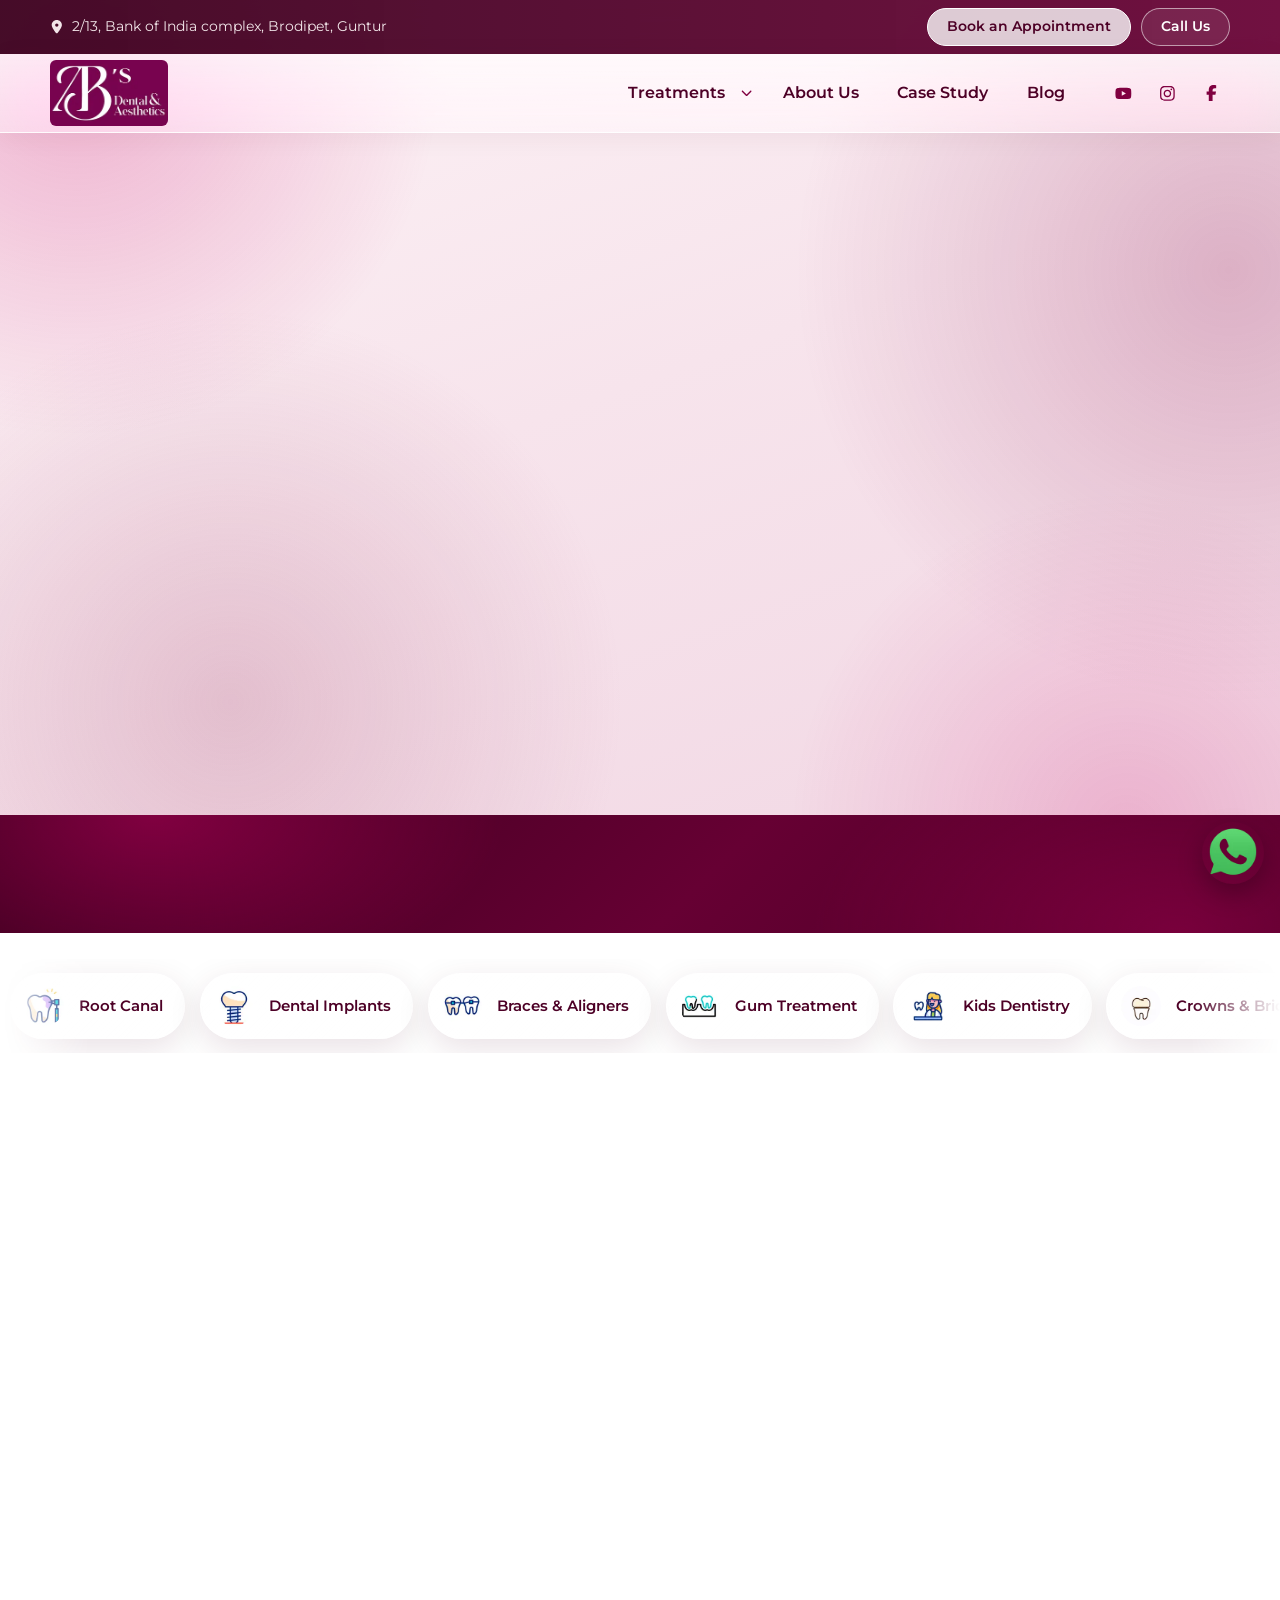
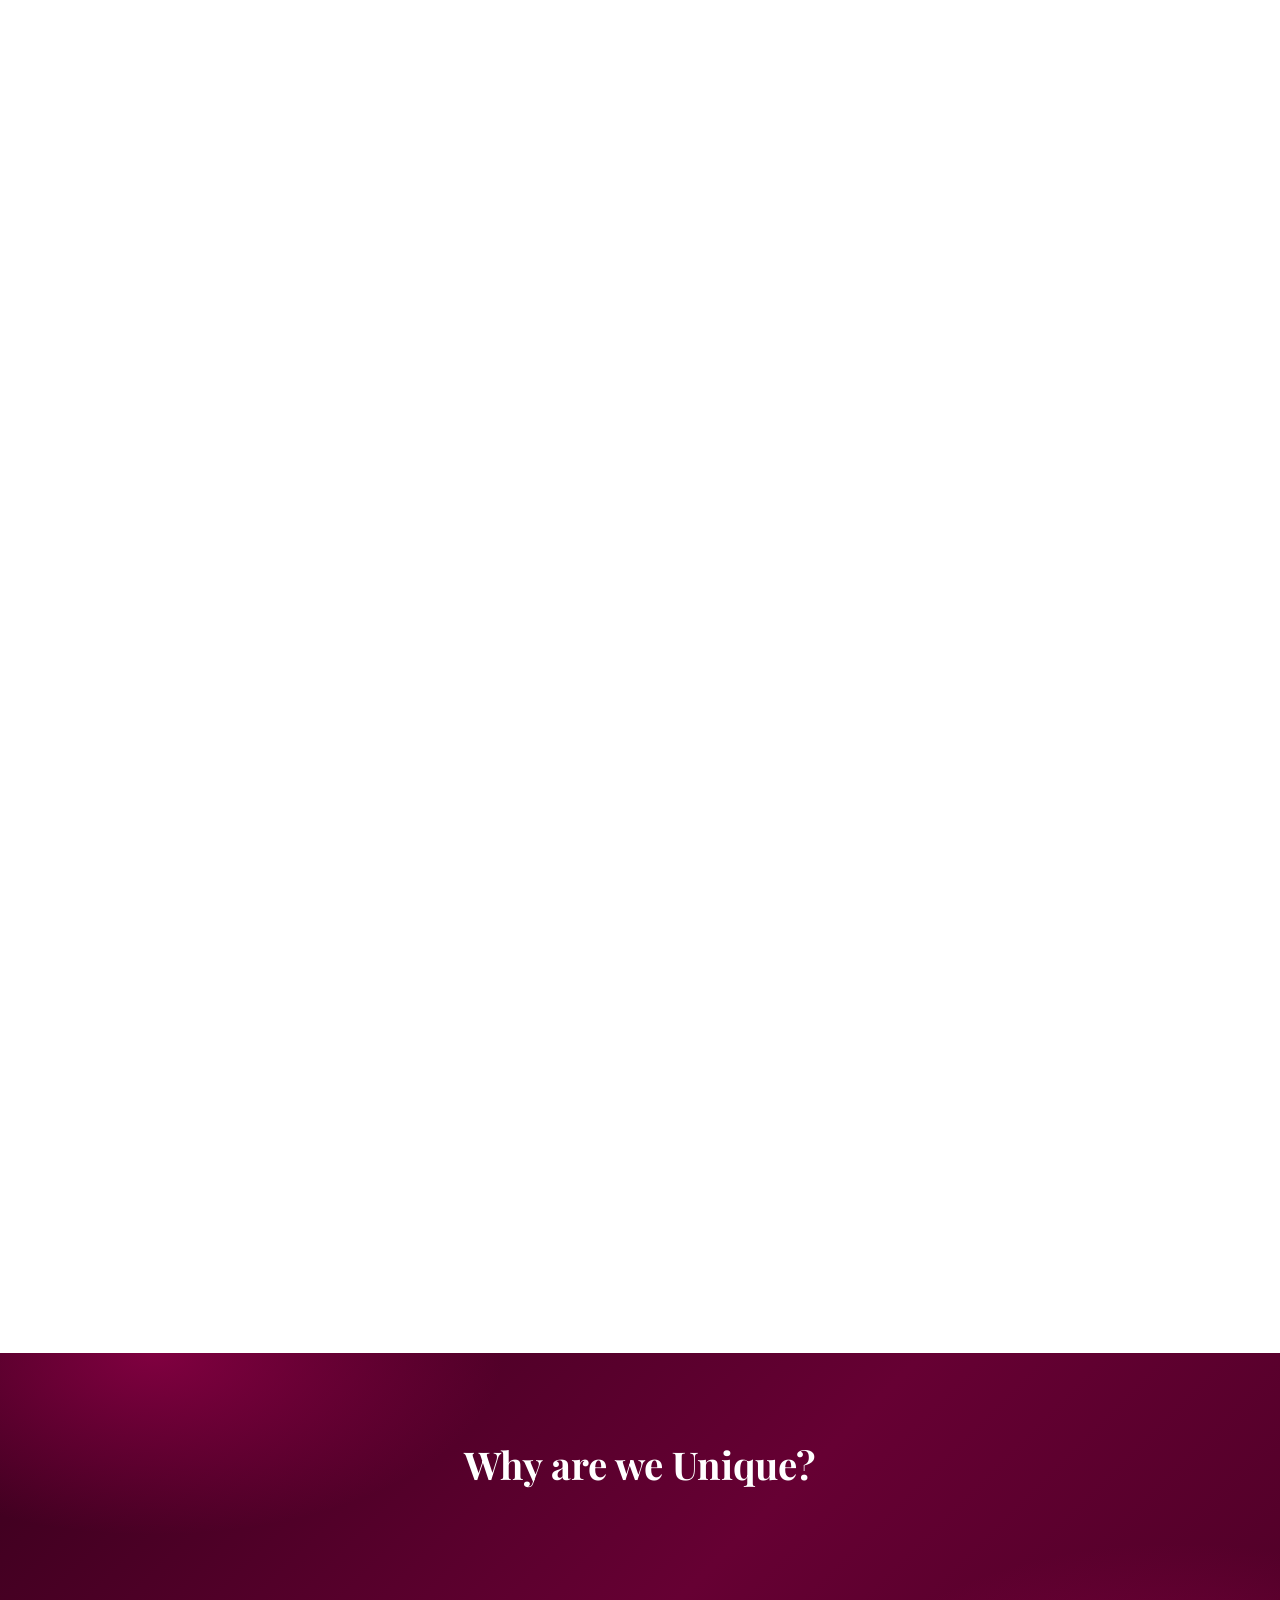
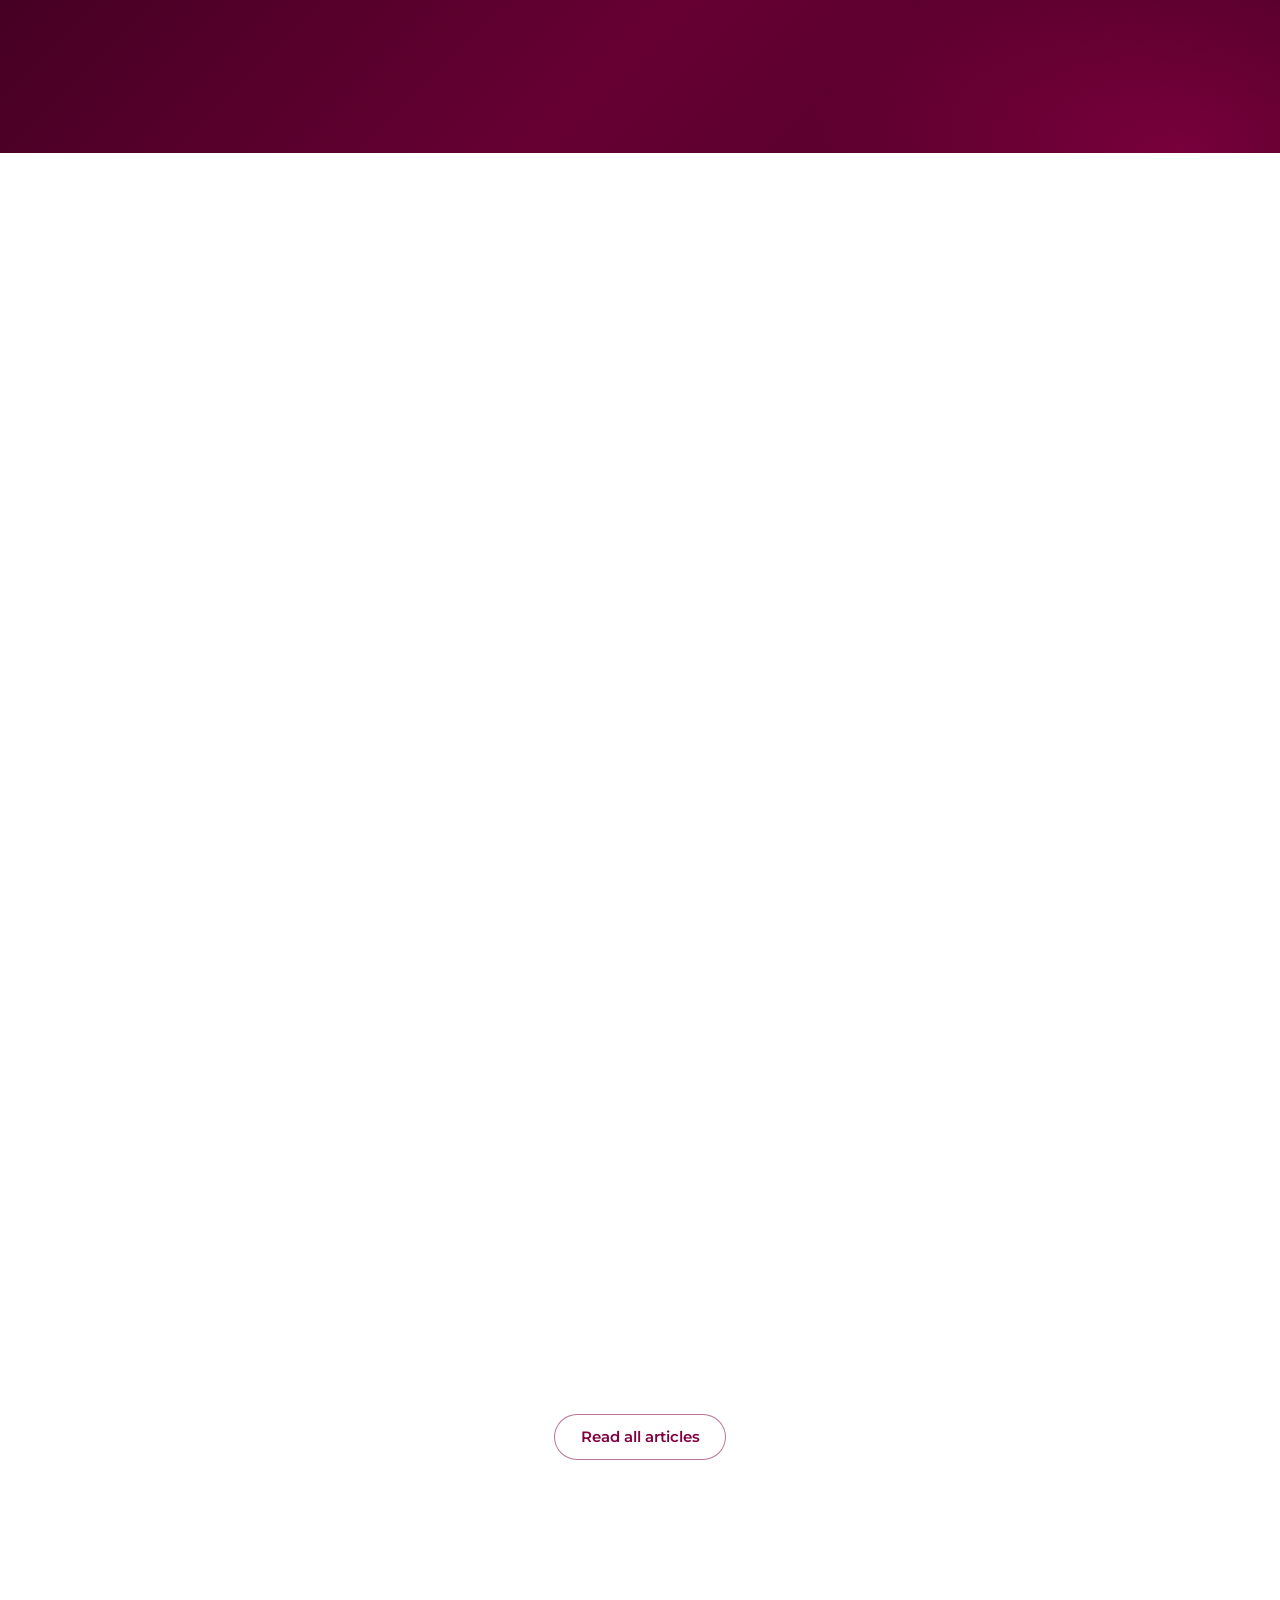
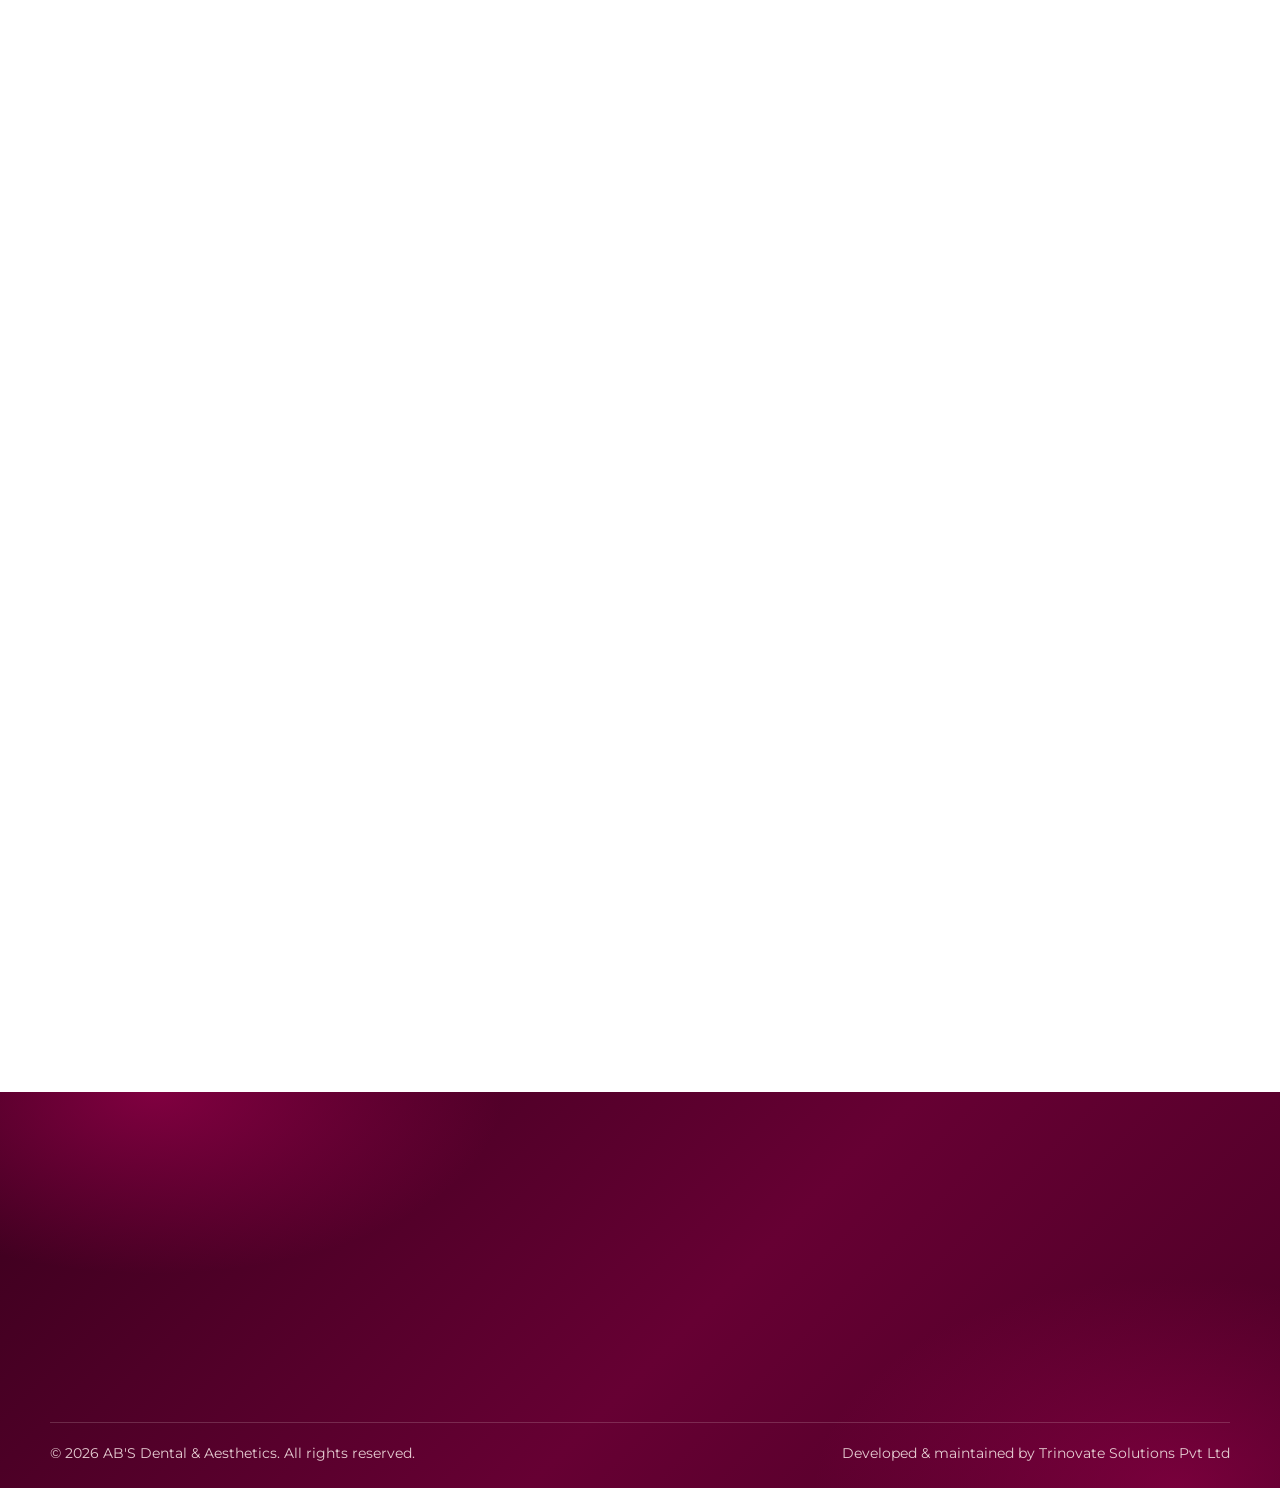
<file: index.html>
<!DOCTYPE html>
<html lang="en">
<head>
<meta charset="UTF-8">
<meta name="viewport" content="width=device-width, initial-scale=1">
<script>var d=document.documentElement;d.classList.add("js");setTimeout(function(){if(!d.classList.contains("reveal-ready"))d.classList.add("no-reveal")},3500)</script>
<title>Best Dental, Skin &amp; Hair Clinic in Guntur | AB’S Aesthetics</title>
<meta name="description" content="AB’S Dental &amp; Aesthetics in Guntur offers expert dental, skin &amp; hair treatments — implants, Invisalign, PRP &amp; laser care. Book your consultation today!">
<meta name="robots" content="index, follow, max-image-preview:large">
<link rel="canonical" href="https://absdental.in/">
<link rel="alternate" hreflang="en-IN" href="https://absdental.in/">
<meta name="theme-color" content="#4d0026">
<link rel="icon" type="image/png" sizes="48x48" href="/media/favicon-48.png">
<link rel="icon" type="image/png" sizes="192x192" href="/media/favicon-192.png">
<link rel="apple-touch-icon" href="/media/apple-touch-icon.png">
<meta property="og:locale" content="en_IN">
<meta property="og:type" content="website">
<meta property="og:site_name" content="AB’S Dental &amp; Aesthetics">
<meta property="og:title" content="Best Dental, Skin &amp; Hair Clinic in Guntur | AB’S Aesthetics">
<meta property="og:description" content="AB’S Dental &amp; Aesthetics in Guntur offers expert dental, skin &amp; hair treatments — implants, Invisalign, PRP &amp; laser care. Book your consultation today!">
<meta property="og:url" content="https://absdental.in/">
<meta property="og:image" content="https://absdental.in/media/og-image.jpg">
<meta property="og:image:width" content="1200">
<meta property="og:image:height" content="630">
<meta property="og:image:alt" content="AB’S Dental &amp; Aesthetics clinic in Guntur">
<meta name="twitter:card" content="summary_large_image">
<meta name="twitter:title" content="Best Dental, Skin &amp; Hair Clinic in Guntur | AB’S Aesthetics">
<meta name="twitter:description" content="AB’S Dental &amp; Aesthetics in Guntur offers expert dental, skin &amp; hair treatments — implants, Invisalign, PRP &amp; laser care. Book your consultation today!">
<meta name="twitter:image" content="https://absdental.in/media/og-image.jpg">
<meta name="google-site-verification" content="TLTCp3IsVCpTaIeezahrKRJpem9UY8pmIRuMdUpR8Zo">
<link rel="preconnect" href="https://fonts.googleapis.com"><link rel="preconnect" href="https://fonts.gstatic.com" crossorigin><link rel="stylesheet" href="https://fonts.googleapis.com/css2?family=Montserrat:wght@400;500;600;700&family=Playfair+Display:wght@600;700&display=swap">
<link rel="preload" as="image" href="/media/Hero-Img.webp" fetchpriority="high">
<link rel="stylesheet" href="/src/style.css?v=20261013">
<script async src="https://www.googletagmanager.com/gtag/js?id=G-GJ7CJ37LS7"></script>
<script>window.dataLayer=window.dataLayer||[];function gtag(){dataLayer.push(arguments);}gtag('js',new Date());gtag('config','G-GJ7CJ37LS7');</script>
<script type="application/ld+json">
{
  "@context": "https://schema.org",
  "@type": "Dentist",
  "@id": "https://absdental.in/#clinic",
  "name": "AB'S Dental & Aesthetics",
  "url": "https://absdental.in/",
  "image": "https://absdental.in/media/og-image.jpg",
  "logo": "https://absdental.in/media/LOGO-AB.webp",
  "telephone": "+91 9347062933",
  "email": "absdental69@gmail.com",
  "medicalSpecialty": "Dentistry",
  "address": {
    "@type": "PostalAddress",
    "streetAddress": "2/13, Bank of India Complex, Brodipet",
    "addressLocality": "Guntur",
    "addressRegion": "Andhra Pradesh",
    "postalCode": "522002",
    "addressCountry": "IN"
  },
  "geo": {
    "@type": "GeoCoordinates",
    "latitude": 16.3018644,
    "longitude": 80.4324728
  },
  "hasMap": "https://maps.app.goo.gl/wV21Ubjzq2DoTGzA8",
  "sameAs": [
    "https://www.youtube.com/@ABSDentalAesthetics",
    "https://www.instagram.com/abs_dental_aesthetics_guntur",
    
    "https://www.facebook.com/profile.php?id=100089572597140"
  ]
}
</script>
<script type="application/ld+json">
{
  "@context": "https://schema.org",
  "@type": "WebSite",
  "@id": "https://absdental.in/#website",
  "url": "https://absdental.in/",
  "name": "AB'S Dental & Aesthetics",
  "inLanguage": "en-IN",
  "publisher": {
    "@id": "https://absdental.in/#clinic"
  }
}
</script>
<script type="application/ld+json">
{
  "@context": "https://schema.org",
  "@type": "FAQPage",
  "mainEntity": [
    {
      "@type": "Question",
      "name": "Which is the best dental clinic in Guntur?",
      "acceptedAnswer": {
        "@type": "Answer",
        "text": "AB'S Dental & Aesthetics is known for advanced dental treatments, experienced specialists, modern technology and patient-focused care."
      }
    },
    {
      "@type": "Question",
      "name": "Do you provide dental implants in Guntur?",
      "acceptedAnswer": {
        "@type": "Answer",
        "text": "Yes, we offer advanced dental implant treatments designed to restore missing teeth with natural-looking and long-lasting results."
      }
    },
    {
      "@type": "Question",
      "name": "Do you offer Invisalign treatment?",
      "acceptedAnswer": {
        "@type": "Answer",
        "text": "Yes, we provide Invisalign clear aligner treatments for patients seeking a comfortable and aesthetic alternative to traditional braces."
      }
    },
    {
      "@type": "Question",
      "name": "Do you provide skin and hair treatments?",
      "acceptedAnswer": {
        "@type": "Answer",
        "text": "Yes, our clinic offers advanced skin care, laser treatments, PRP therapy, hair restoration and cosmetic aesthetic services."
      }
    },
    {
      "@type": "Question",
      "name": "How can I book an appointment?",
      "acceptedAnswer": {
        "@type": "Answer",
        "text": "Patients can book appointments through our website, WhatsApp, phone call or by visiting our clinic directly."
      }
    }
  ]
}
</script>
<script type="application/ld+json">
{
  "@context": "https://schema.org",
  "@type": "ImageGallery",
  "name": "AB'S Dental & Aesthetics clinic gallery",
  "url": "https://absdental.in/",
  "associatedMedia": [
    {
      "@type": "ImageObject",
      "contentUrl": "https://absdental.in/media/g-clinic.webp",
      "name": "Our clinic",
      "description": "Reception and consultation area of AB’S Dental & Aesthetics clinic in Guntur",
      "width": 480,
      "height": 340
    },
    {
      "@type": "ImageObject",
      "contentUrl": "https://absdental.in/media/g-dental.webp",
      "name": "Dental care",
      "description": "Dentist treating a patient at AB’S Dental & Aesthetics Guntur",
      "width": 480,
      "height": 340
    },
    {
      "@type": "ImageObject",
      "contentUrl": "https://absdental.in/media/g-doctor.webp",
      "name": "Expert dentists",
      "description": "Experienced dentist at AB’S Dental & Aesthetics Guntur",
      "width": 480,
      "height": 340
    },
    {
      "@type": "ImageObject",
      "contentUrl": "https://absdental.in/media/g-skin.webp",
      "name": "Skin & aesthetics",
      "description": "Skin treatment consultation at AB’S Aesthetics clinic Guntur",
      "width": 480,
      "height": 340
    },
    {
      "@type": "ImageObject",
      "contentUrl": "https://absdental.in/media/g-hair.webp",
      "name": "Hair care",
      "description": "Hair treatment and PRP therapy at AB’S Aesthetics Guntur",
      "width": 480,
      "height": 340
    },
    {
      "@type": "ImageObject",
      "contentUrl": "https://absdental.in/media/g-doctor2.webp",
      "name": "Personal attention",
      "description": "Dentist with headlamp and loupes at AB’S Dental Guntur",
      "width": 480,
      "height": 340
    },
    {
      "@type": "ImageObject",
      "contentUrl": "https://absdental.in/media/g-case1.webp",
      "name": "Smile makeover",
      "description": "Smile makeover before and after result at AB’S Dental Guntur",
      "width": 480,
      "height": 340
    },
    {
      "@type": "ImageObject",
      "contentUrl": "https://absdental.in/media/g-case2.webp",
      "name": "Invisalign",
      "description": "Invisalign clear aligner result at AB’S Dental & Aesthetics Guntur",
      "width": 480,
      "height": 340
    },
    {
      "@type": "ImageObject",
      "contentUrl": "https://absdental.in/media/g-case3.webp",
      "name": "Dental implant",
      "description": "Dental implant before and after result at AB’S Dental Guntur",
      "width": 480,
      "height": 340
    },
    {
      "@type": "ImageObject",
      "contentUrl": "https://absdental.in/media/g-implants.webp",
      "name": "Full mouth implants",
      "description": "Full mouth dental implants guide cover image",
      "width": 480,
      "height": 340
    },
    {
      "@type": "ImageObject",
      "contentUrl": "https://absdental.in/media/g-invisalign.webp",
      "name": "Clear aligners",
      "description": "Invisalign clear aligners guide cover image",
      "width": 480,
      "height": 340
    },
    {
      "@type": "ImageObject",
      "contentUrl": "https://absdental.in/media/g-smile.webp",
      "name": "Smile designing",
      "description": "Smile designing and cosmetic dentistry guide cover image",
      "width": 480,
      "height": 340
    },
    {
      "@type": "ImageObject",
      "contentUrl": "https://absdental.in/media/g-laser.webp",
      "name": "Laser dentistry",
      "description": "Laser dentistry guide cover image",
      "width": 480,
      "height": 340
    },
    {
      "@type": "ImageObject",
      "contentUrl": "https://absdental.in/media/g-oral.webp",
      "name": "Oral health",
      "description": "Oral health and overall health guide cover image",
      "width": 480,
      "height": 340
    },
    {
      "@type": "ImageObject",
      "contentUrl": "https://absdental.in/media/g-hair-transplant.webp",
      "name": "Hair transplant",
      "description": "Hair transplant guide cover image",
      "width": 480,
      "height": 340
    }
  ]
}
</script>
</head>
<body>
<a class="skip-link" href="#main">Skip to content</a>
<svg width="0" height="0" style="position:absolute" aria-hidden="true" focusable="false"><defs>
<linearGradient id="gTooth" x1="0" y1="0" x2="1" y2="1"><stop offset="0" stop-color="#fff"/><stop offset=".6" stop-color="#f6eef0"/><stop offset="1" stop-color="#dcc6cd"/></linearGradient>
<linearGradient id="gPlum" x1="0" y1="0" x2="1" y2="1"><stop offset="0" stop-color="#e0408f"/><stop offset=".5" stop-color="#b30059"/><stop offset="1" stop-color="#660033"/></linearGradient>
<linearGradient id="gGold" x1="0" y1="0" x2="1" y2="1"><stop offset="0" stop-color="#ffe49a"/><stop offset=".55" stop-color="#f0b845"/><stop offset="1" stop-color="#c98a1c"/></linearGradient>
<linearGradient id="gPink" x1="0" y1="0" x2="0" y2="1"><stop offset="0" stop-color="#ffb3bf"/><stop offset="1" stop-color="#ee7388"/></linearGradient>
<linearGradient id="gMetal" x1="0" y1="0" x2="1" y2="0"><stop offset="0" stop-color="#c9d4da"/><stop offset=".45" stop-color="#f4f8fa"/><stop offset="1" stop-color="#8fa2ac"/></linearGradient>
<path id="tooth" d="M100 40C80 30 55 38 52 65C50 90 62 100 66 125C69 150 72 170 84 170C96 170 94 140 100 140C106 140 104 170 116 170C128 170 131 150 134 125C138 100 150 90 148 65C145 38 120 30 100 40Z"/>
<path id="shine" d="M68 56C64 70 67 84 72 98" stroke="#fff" stroke-width="6" stroke-linecap="round" fill="none" opacity=".95"/>
<path id="spark" d="M0-14Q0 0 14 0Q0 0 0 14Q0 0-14 0Q0 0 0-14Z"/>
</defs></svg>
<div class="topbar"><div class="wrap topbar-in">
  <a class="topbar-loc" href="https://maps.app.goo.gl/wV21Ubjzq2DoTGzA8" target="_blank" rel="noopener"><svg class="ic" aria-hidden="true"><use href="/media/icons.svg#i-pin"/></svg><span>2/13, Bank of India complex, Brodipet, Guntur</span></a>
  <div class="topbar-cta">
    <button type="button" class="btn btn-light btn-sm" data-open-popup>Book an Appointment</button>
    <a class="btn btn-ghost btn-sm" href="tel:+919347062933">Call Us</a>
  </div>
</div></div>
<header class="navbar"><div class="wrap navbar-in">
  <a class="brand" href="/index.html"><img src="/media/LOGO-AB-sm.webp" width="118" height="67" alt="AB’S Dental &amp; Aesthetics – best dental clinic in Guntur"></a>
  <button class="nav-toggle" type="button" aria-label="Open menu" aria-expanded="false" aria-controls="primary-nav"><svg class="ic" aria-hidden="true"><use href="/media/icons.svg#i-bars"/></svg></button>
  <nav class="nav" id="primary-nav" aria-label="Main">
    <button class="nav-close" type="button" aria-label="Close menu"><svg class="ic" aria-hidden="true"><use href="/media/icons.svg#i-close"/></svg></button>
    <div class="has-dd">
      <a href="/src/treatments.html">Treatments</a>
      <button class="dd-toggle" type="button" aria-label="Show treatment categories" aria-expanded="false"><svg class="ic" aria-hidden="true"><use href="/media/icons.svg#i-chev"/></svg></button>
      <div class="dd">
        <a href="/src/dentaltreatment.html">Dental Treatment</a>
        <a href="/src/skintreatment.html">Skin Treatment</a>
        <a href="/src/hairtreatment.html">Hair Treatment</a>
      </div>
    </div>
    <a href="/src/aboutus.html">About Us</a>
    <a href="/src/casestudy.html">Case Study</a>
    <a href="/src/blog.html">Blog</a>
    <div class="nav-social"><a href="https://www.youtube.com/@ABSDentalAesthetics" target="_blank" rel="noopener" aria-label="YouTube"><svg class="ic" aria-hidden="true"><use href="/media/icons.svg#i-yt"/></svg></a><a href="https://www.instagram.com/abs_dental_aesthetics_guntur" target="_blank" rel="noopener" aria-label="Instagram"><svg class="ic" aria-hidden="true"><use href="/media/icons.svg#i-ig"/></svg></a></div>
  </nav>
  <div class="social"><a href="https://www.youtube.com/@ABSDentalAesthetics" target="_blank" rel="noopener" aria-label="YouTube"><svg class="ic" aria-hidden="true"><use href="/media/icons.svg#i-yt"/></svg></a><a href="https://www.instagram.com/abs_dental_aesthetics_guntur" target="_blank" rel="noopener" aria-label="Instagram"><svg class="ic" aria-hidden="true"><use href="/media/icons.svg#i-ig"/></svg></a><a href="https://www.facebook.com/profile.php?id=100089572597140" target="_blank" rel="noopener" aria-label="Facebook"><svg class="ic" aria-hidden="true"><use href="/media/icons.svg#i-fb"/></svg></a></div>
</div></header>
<a class="wa-float" href="https://wa.me/919347062933?text=Hello%2C%20I%20am%20interested%20in%20booking%20an%20appointment." target="_blank" rel="noopener" aria-label="Chat with AB’S Dental &amp; Aesthetics on WhatsApp"><img src="/media/WA.webp" width="160" height="160" alt="WhatsApp" loading="lazy"></a>

<main id="main">

<section class="hero">
  <div class="wrap hero-grid">
    <div class="hero-copy" data-reveal="left">
      <h1>AB’S Dental &amp; Aesthetics – The Best Dental Clinic in Guntur</h1>
      <p class="lead">Gentle, personalised dental, skin and hair care under one roof, led by experienced specialists with modern technology and transparent pricing.</p>
      <div class="hero-cta">
        <button type="button" class="btn btn-primary" data-open-popup>Book an Appointment</button>
        <a class="btn btn-outline" href="tel:+919347062933"><svg class="ic" aria-hidden="true"><use href="/media/icons.svg#i-phone"/></svg> Call +91 93470 62933</a>
      </div>
      <ul class="hero-points">
        <li><svg class="ic" aria-hidden="true"><use href="/media/icons.svg#i-check"/></svg> Free consultation with expert dentists</li>
        <li><svg class="ic" aria-hidden="true"><use href="/media/icons.svg#i-check"/></svg> Upfront cost estimates</li>
        <li><svg class="ic" aria-hidden="true"><use href="/media/icons.svg#i-check"/></svg> Invisalign certified</li>
      </ul>
    </div>
    <div class="hero-media" data-reveal="right">
      <div class="arch"><img src="/media/Hero-Img.webp" width="760" height="495" alt="Dentist consulting a patient at AB’S Dental &amp; Aesthetics, Guntur" fetchpriority="high" decoding="async"></div>
      <div class="hero-badge"><strong>4.9/5</strong><span>Rated by patients on Google</span></div>
      <div class="hero-chip c1"><svg class="ic" aria-hidden="true"><use href="/media/icons.svg#i-shield"/></svg> Invisalign certified</div>
      <div class="hero-chip c2"><svg class="ic" aria-hidden="true"><use href="/media/icons.svg#i-cal"/></svg> Free consultation</div>
      <div class="hero-chip c3"><svg class="ic" aria-hidden="true"><use href="/media/icons.svg#i-tooth"/></svg> Painless care</div>
    </div>
  </div>
</section>

<section class="stats" aria-label="Clinic highlights"><div class="wrap">
  <ul class="stats-grid">
    <li data-reveal="pop"><strong>10k+</strong><span>Happy smiles delivered</span></li>
    <li data-reveal="pop"><strong>30+</strong><span>Expert dentist network</span></li>
    <li data-reveal="pop"><strong>7 Days</strong><span>Open clinic</span></li>
    <li data-reveal="pop"><strong>Invisalign</strong><span>Certified</span></li>
  </ul>
</div></section>

<section class="gallery" style="padding:1.6rem 0 0"><div class="marquee ticker" aria-label="Our treatments"><div class="marquee-track"><ul class="marquee-group"><li class="tick-pill"><img src="/media/t-rct.webp" width="48" height="48" alt="Root canal treatment" loading="lazy" decoding="async"><span>Root Canal</span></li><li class="tick-pill"><img src="/media/t-implant.webp" width="48" height="48" alt="Dental implants" loading="lazy" decoding="async"><span>Dental Implants</span></li><li class="tick-pill"><img src="/media/t-braces.webp" width="48" height="48" alt="Braces and aligners" loading="lazy" decoding="async"><span>Braces & Aligners</span></li><li class="tick-pill"><img src="/media/t-gum.webp" width="48" height="48" alt="Gum treatment" loading="lazy" decoding="async"><span>Gum Treatment</span></li><li class="tick-pill"><img src="/media/t-kids.webp" width="48" height="48" alt="Kids dentistry" loading="lazy" decoding="async"><span>Kids Dentistry</span></li><li class="tick-pill"><img src="/media/t-crowns.webp" width="48" height="48" alt="Dental crowns" loading="lazy" decoding="async"><span>Crowns & Bridges</span></li><li class="tick-pill"><img src="/media/t-extraction.webp" width="48" height="48" alt="Tooth extraction" loading="lazy" decoding="async"><span>Tooth Extraction</span></li><li class="tick-pill"><img src="/media/t-laser-skin.webp" width="48" height="48" alt="Laser skin rejuvenation" loading="lazy" decoding="async"><span>Laser Skin</span></li><li class="tick-pill"><img src="/media/t-facial.webp" width="48" height="48" alt="Vampire facial" loading="lazy" decoding="async"><span>Vampire Facial</span></li><li class="tick-pill"><img src="/media/t-eyebrows.webp" width="48" height="48" alt="Permanent eyebrows" loading="lazy" decoding="async"><span>Permanent Eyebrows</span></li><li class="tick-pill"><img src="/media/t-hair-transplant.webp" width="48" height="48" alt="Hair transplant" loading="lazy" decoding="async"><span>Hair Transplant</span></li><li class="tick-pill"><img src="/media/t-hair-regrowth.webp" width="48" height="48" alt="Hair regrowth treatment" loading="lazy" decoding="async"><span>Hair Regrowth</span></li></ul><ul class="marquee-group" aria-hidden="true"><li class="tick-pill"><img src="/media/t-rct.webp" width="48" height="48" alt="" loading="lazy" decoding="async"><span>Root Canal</span></li><li class="tick-pill"><img src="/media/t-implant.webp" width="48" height="48" alt="" loading="lazy" decoding="async"><span>Dental Implants</span></li><li class="tick-pill"><img src="/media/t-braces.webp" width="48" height="48" alt="" loading="lazy" decoding="async"><span>Braces & Aligners</span></li><li class="tick-pill"><img src="/media/t-gum.webp" width="48" height="48" alt="" loading="lazy" decoding="async"><span>Gum Treatment</span></li><li class="tick-pill"><img src="/media/t-kids.webp" width="48" height="48" alt="" loading="lazy" decoding="async"><span>Kids Dentistry</span></li><li class="tick-pill"><img src="/media/t-crowns.webp" width="48" height="48" alt="" loading="lazy" decoding="async"><span>Crowns & Bridges</span></li><li class="tick-pill"><img src="/media/t-extraction.webp" width="48" height="48" alt="" loading="lazy" decoding="async"><span>Tooth Extraction</span></li><li class="tick-pill"><img src="/media/t-laser-skin.webp" width="48" height="48" alt="" loading="lazy" decoding="async"><span>Laser Skin</span></li><li class="tick-pill"><img src="/media/t-facial.webp" width="48" height="48" alt="" loading="lazy" decoding="async"><span>Vampire Facial</span></li><li class="tick-pill"><img src="/media/t-eyebrows.webp" width="48" height="48" alt="" loading="lazy" decoding="async"><span>Permanent Eyebrows</span></li><li class="tick-pill"><img src="/media/t-hair-transplant.webp" width="48" height="48" alt="" loading="lazy" decoding="async"><span>Hair Transplant</span></li><li class="tick-pill"><img src="/media/t-hair-regrowth.webp" width="48" height="48" alt="" loading="lazy" decoding="async"><span>Hair Regrowth</span></li></ul></div></div></section>

<section class="section"><div class="wrap">
  <div class="section-head" data-reveal="up">
    <h2>Care for your smile, skin and hair</h2>
    <p>Choose a speciality to explore our treatments.</p>
  </div>
  <div class="spec-grid">
    <a class="spec-card" href="/src/dentaltreatment.html" data-reveal="up">
      <img src="/media/card-dental.webp" width="560" height="560" alt="Dental care treatments at AB’S Dental &amp; Aesthetics in Guntur" loading="lazy" decoding="async">
      <div class="spec-body"><h3>Dental Care</h3><p>Implants, Invisalign, root canal treatment and smile design.</p><span class="link-more">Explore dental <svg class="ic" aria-hidden="true"><use href="/media/icons.svg#i-arrow"/></svg></span></div>
    </a>
    <a class="spec-card" href="/src/hairtreatment.html" data-reveal="up">
      <img src="/media/card-hair.webp" width="560" height="560" alt="Hair treatment and PRP therapy at AB’S Aesthetics Guntur" loading="lazy" decoding="async">
      <div class="spec-body"><h3>Hair Care</h3><p>PRP therapy, hair fall treatment and hair transplant.</p><span class="link-more">Explore hair <svg class="ic" aria-hidden="true"><use href="/media/icons.svg#i-arrow"/></svg></span></div>
    </a>
    <a class="spec-card" href="/src/skintreatment.html" data-reveal="up">
      <img src="/media/card-skin.webp" width="560" height="560" alt="Skin care and laser treatments at AB’S Aesthetics clinic Guntur" loading="lazy" decoding="async">
      <div class="spec-body"><h3>Skin Care</h3><p>Laser, acne, pigmentation and glow treatments.</p><span class="link-more">Explore skin <svg class="ic" aria-hidden="true"><use href="/media/icons.svg#i-arrow"/></svg></span></div>
    </a>
  </div>
</div></section>

<section class="section" style="padding-top:0"><div class="wrap about-grid">
  <div class="rating-card" data-reveal="left">
    <h2>Don't just take our word for it</h2>
    <div class="rating-score">4.9/5</div>
    <div class="stars" role="img" aria-label="Rated 4.9 out of 5"><svg class="ic" aria-hidden="true"><use href="/media/icons.svg#i-star"/></svg><svg class="ic" aria-hidden="true"><use href="/media/icons.svg#i-star"/></svg><svg class="ic" aria-hidden="true"><use href="/media/icons.svg#i-star"/></svg><svg class="ic" aria-hidden="true"><use href="/media/icons.svg#i-star"/></svg><svg class="ic half" aria-hidden="true"><use href="/media/icons.svg#i-star"/></svg></div>
    <small>Verified customer reviews on Google</small>
    <a class="btn btn-primary" href="https://www.google.com/search?q=AB%27S+Dental+%26+Aesthetics+-+Best+Dental+Clinic+in+Guntur,+Best+Dentist,+Skin+and+Hair+Clinic+in+Guntur&stick=H4sIAAAAAAAA_-NgU1I1qDBONEk0NzU2NDA3S0xKS06yAgqlmBmbm6QkGpmbJqUaJ6UsYk11dFIPVnBJzStJzFFQU3BMLS7JSC3JTC5W0FVwAnJgUs45mXmZyQqZeQrupXklpUU6CNnM4hIdheBsoFRiXoqCR2JmEYZqAAKqD7mRAAAA&hl=en&mat=CeXC06lRZmHyElcBa0lj_8pCQOlTfgLODSESKT3XadJQbrClF_ArsDq5v6lr4vbmMQYt1aifjN4EoAdOk6zGAHFWMIYbFGNahfN8AIX8cHv08qPuZUYTEG9zR8FaHY3Uf30&authuser=0#mpd=~17465353330847105765/customers/reviews" target="_blank" rel="noopener">View all Google reviews</a>
  </div>
  <div class="about-text" data-reveal="right">
    <h2>Experienced Dentists with a Personalized Approach</h2>
    <p>Led by highly qualified and experienced dental professionals, AB’S Dental &amp; Aesthetics is committed to providing gentle, customized care. Every patient is unique, and so is our treatment plan. Our dental specialists focus on understanding your concerns, explaining every step, and ensuring you leave with a confident smile. With transparent pricing and ethical care, we’re redefining dentistry in Guntur.</p>
    <a class="btn btn-outline" href="/src/aboutus.html">Meet our doctor</a>
  </div>
</div></section>

<section class="section help"><div class="wrap">
  <div class="section-head" data-reveal="up">
    <h2>How can we help you today?</h2>
    <p>Choose what best describes your need and we will get in touch.</p>
  </div>
  <div class="help-grid"><button type="button" class="help-tile" data-open-popup data-service="Root Canal Treatment" data-reveal="pop"><img src="/media/rct.webp" width="200" height="200" alt="Root canal treatment at AB’S Dental &amp; Aesthetics Guntur" loading="lazy" decoding="async"><span>Root Canal</span></button><button type="button" class="help-tile" data-open-popup data-service="Dental Implants" data-reveal="pop"><img src="/media/dental-implant.webp" width="200" height="200" alt="Dental implant treatment at AB’S Dental &amp; Aesthetics Guntur" loading="lazy" decoding="async"><span>Dental Implants</span></button><button type="button" class="help-tile" data-open-popup data-service="Braces &amp; Aligners" data-reveal="pop"><img src="/media/braces.webp" width="200" height="200" alt="Braces and clear aligners in Guntur" loading="lazy" decoding="async"><span>Braces</span></button><button type="button" class="help-tile" data-open-popup data-service="Gum Treatment" data-reveal="pop"><img src="/media/gum.webp" width="200" height="200" alt="Gum disease treatment at AB’S Dental &amp; Aesthetics" loading="lazy" decoding="async"><span>Gum Treatment</span></button><button type="button" class="help-tile" data-open-popup data-service="Kids Dentistry" data-reveal="pop"><img src="/media/kids.webp" width="200" height="200" alt="Kids dentistry and child dental care in Guntur" loading="lazy" decoding="async"><span>Kids Dentistry</span></button><button type="button" class="help-tile" data-open-popup data-service="Dental Crowns" data-reveal="pop"><img src="/media/crowns.webp" width="200" height="200" alt="Dental crowns and tooth caps in Guntur" loading="lazy" decoding="async"><span>Dental Crowns</span></button><button type="button" class="help-tile" data-open-popup data-service="Tooth Extraction" data-reveal="pop"><img src="/media/tooth-extraction.webp" width="200" height="200" alt="Tooth extraction at AB’S Dental &amp; Aesthetics Guntur" loading="lazy" decoding="async"><span>Tooth Extraction</span></button><button type="button" class="help-tile" data-open-popup data-service="Emergency Care" data-reveal="pop"><img src="/media/dental-care.webp" width="200" height="200" alt="Emergency dental care in Guntur" loading="lazy" decoding="async"><span>Emergency Care</span></button></div>
</div></section>

<section class="section"><div class="wrap">
  <div class="section-head" data-reveal="up"><h2>Why Trust AB'S Dental?</h2></div>
  <div class="trust-grid">
    <div class="trust-photo" data-reveal="left"><img src="/media/ABS-Home-Doc.webp" width="760" height="953" alt="Experienced dentist at AB’S Dental &amp; Aesthetics clinic Guntur" loading="lazy" decoding="async"></div>
    <div class="trust-cards"><div class="info-card" data-reveal="up"><h3>World Class Treatment</h3><ul><li>Finest Dental and Cosmetic Services</li><li>Invisalign certified partners</li><li>Premium materials & cutting-edge tools</li><li>Advanced tech: Laser dentistry & 3D intraoral scanning</li></ul></div><div class="info-card" data-reveal="up"><h3>Doctor-Led Patient Care</h3><ul><li>Helpline managed by 10+ dentists</li><li>100+ patients treated consistent care</li><li>Treatments reviewed for quality assurance</li><li>Structured post-treatment follow-up plans</li></ul></div><div class="info-card" data-reveal="up"><h3>14 Years Of Experience</h3><ul><li>10+ experienced dental specialists</li><li>1000+ successful root canal treatments</li><li>500+ implants placed with precision</li><li>200+ completed Hair & Skin treatments</li></ul></div><div class="info-card" data-reveal="up"><h3>Unmatched Safety Standards</h3><ul><li>10X safety protocols across all clinics</li><li>AI-powered sterilization</li><li>4-step process ensuring deep sterilization</li><li>Spotless, safe, and hygienic environment</li></ul></div></div>
  </div>
</div></section>

<section class="section gallery" aria-labelledby="gal-h"><div class="wrap">
  <div class="section-head" data-reveal="up"><h2 id="gal-h">Inside AB’S: clinic, care and real results</h2><p>A glimpse of our Guntur clinic, our specialists and the smiles we have helped create.</p></div>
</div>
<div class="marquee" style="--speed:52s" data-reveal="up"><div class="marquee-track"><ul class="marquee-group"><li><figure class="gal-item"><img src="/media/g-clinic.webp" width="480" height="340" alt="Reception and consultation area of AB’S Dental &amp; Aesthetics clinic in Guntur" loading="lazy" decoding="async"><figcaption>Our clinic</figcaption></figure></li><li><figure class="gal-item"><img src="/media/g-dental.webp" width="480" height="340" alt="Dentist treating a patient at AB’S Dental &amp; Aesthetics Guntur" loading="lazy" decoding="async"><figcaption>Dental care</figcaption></figure></li><li><figure class="gal-item"><img src="/media/g-doctor.webp" width="480" height="340" alt="Experienced dentist at AB’S Dental &amp; Aesthetics Guntur" loading="lazy" decoding="async"><figcaption>Expert dentists</figcaption></figure></li><li><figure class="gal-item"><img src="/media/g-skin.webp" width="480" height="340" alt="Skin treatment consultation at AB’S Aesthetics clinic Guntur" loading="lazy" decoding="async"><figcaption>Skin &amp; aesthetics</figcaption></figure></li><li><figure class="gal-item"><img src="/media/g-hair.webp" width="480" height="340" alt="Hair treatment and PRP therapy at AB’S Aesthetics Guntur" loading="lazy" decoding="async"><figcaption>Hair care</figcaption></figure></li><li><figure class="gal-item"><img src="/media/g-doctor2.webp" width="480" height="340" alt="Dentist with headlamp and loupes at AB’S Dental Guntur" loading="lazy" decoding="async"><figcaption>Personal attention</figcaption></figure></li></ul><ul class="marquee-group" aria-hidden="true"><li><figure class="gal-item"><img src="/media/g-clinic.webp" width="480" height="340" alt="" loading="lazy" decoding="async"><figcaption>Our clinic</figcaption></figure></li><li><figure class="gal-item"><img src="/media/g-dental.webp" width="480" height="340" alt="" loading="lazy" decoding="async"><figcaption>Dental care</figcaption></figure></li><li><figure class="gal-item"><img src="/media/g-doctor.webp" width="480" height="340" alt="" loading="lazy" decoding="async"><figcaption>Expert dentists</figcaption></figure></li><li><figure class="gal-item"><img src="/media/g-skin.webp" width="480" height="340" alt="" loading="lazy" decoding="async"><figcaption>Skin &amp; aesthetics</figcaption></figure></li><li><figure class="gal-item"><img src="/media/g-hair.webp" width="480" height="340" alt="" loading="lazy" decoding="async"><figcaption>Hair care</figcaption></figure></li><li><figure class="gal-item"><img src="/media/g-doctor2.webp" width="480" height="340" alt="" loading="lazy" decoding="async"><figcaption>Personal attention</figcaption></figure></li></ul></div></div>
<div class="marquee reverse" style="--speed:70s" data-reveal="up"><div class="marquee-track"><ul class="marquee-group"><li><figure class="gal-item"><img src="/media/g-case1.webp" width="480" height="340" alt="Smile makeover before and after result at AB’S Dental Guntur" loading="lazy" decoding="async"><figcaption>Smile makeover</figcaption></figure></li><li><figure class="gal-item"><img src="/media/g-case2.webp" width="480" height="340" alt="Invisalign clear aligner result at AB’S Dental &amp; Aesthetics Guntur" loading="lazy" decoding="async"><figcaption>Invisalign</figcaption></figure></li><li><figure class="gal-item"><img src="/media/g-case3.webp" width="480" height="340" alt="Dental implant before and after result at AB’S Dental Guntur" loading="lazy" decoding="async"><figcaption>Dental implant</figcaption></figure></li><li><figure class="gal-item"><img src="/media/g-implants.webp" width="480" height="340" alt="Full mouth dental implants guide cover image" loading="lazy" decoding="async"><figcaption>Full mouth implants</figcaption></figure></li><li><figure class="gal-item"><img src="/media/g-invisalign.webp" width="480" height="340" alt="Invisalign clear aligners guide cover image" loading="lazy" decoding="async"><figcaption>Clear aligners</figcaption></figure></li><li><figure class="gal-item"><img src="/media/g-smile.webp" width="480" height="340" alt="Smile designing and cosmetic dentistry guide cover image" loading="lazy" decoding="async"><figcaption>Smile designing</figcaption></figure></li><li><figure class="gal-item"><img src="/media/g-laser.webp" width="480" height="340" alt="Laser dentistry guide cover image" loading="lazy" decoding="async"><figcaption>Laser dentistry</figcaption></figure></li><li><figure class="gal-item"><img src="/media/g-oral.webp" width="480" height="340" alt="Oral health and overall health guide cover image" loading="lazy" decoding="async"><figcaption>Oral health</figcaption></figure></li><li><figure class="gal-item"><img src="/media/g-hair-transplant.webp" width="480" height="340" alt="Hair transplant guide cover image" loading="lazy" decoding="async"><figcaption>Hair transplant</figcaption></figure></li></ul><ul class="marquee-group" aria-hidden="true"><li><figure class="gal-item"><img src="/media/g-case1.webp" width="480" height="340" alt="" loading="lazy" decoding="async"><figcaption>Smile makeover</figcaption></figure></li><li><figure class="gal-item"><img src="/media/g-case2.webp" width="480" height="340" alt="" loading="lazy" decoding="async"><figcaption>Invisalign</figcaption></figure></li><li><figure class="gal-item"><img src="/media/g-case3.webp" width="480" height="340" alt="" loading="lazy" decoding="async"><figcaption>Dental implant</figcaption></figure></li><li><figure class="gal-item"><img src="/media/g-implants.webp" width="480" height="340" alt="" loading="lazy" decoding="async"><figcaption>Full mouth implants</figcaption></figure></li><li><figure class="gal-item"><img src="/media/g-invisalign.webp" width="480" height="340" alt="" loading="lazy" decoding="async"><figcaption>Clear aligners</figcaption></figure></li><li><figure class="gal-item"><img src="/media/g-smile.webp" width="480" height="340" alt="" loading="lazy" decoding="async"><figcaption>Smile designing</figcaption></figure></li><li><figure class="gal-item"><img src="/media/g-laser.webp" width="480" height="340" alt="" loading="lazy" decoding="async"><figcaption>Laser dentistry</figcaption></figure></li><li><figure class="gal-item"><img src="/media/g-oral.webp" width="480" height="340" alt="" loading="lazy" decoding="async"><figcaption>Oral health</figcaption></figure></li><li><figure class="gal-item"><img src="/media/g-hair-transplant.webp" width="480" height="340" alt="" loading="lazy" decoding="async"><figcaption>Hair transplant</figcaption></figure></li></ul></div></div>
</section>

<section class="section reviews"><div class="wrap">
  <div class="section-head" data-reveal="up"><h2>Hear it from our patients</h2></div>
  <div class="t-track" tabindex="0" aria-label="Patient testimonials" data-reveal="up"><figure class="t-card"><blockquote>We visit AB’S Dental & Aesthetics for our kids’ yearly checkups, and Dr. Anusha has been exceptional in her care. She is highly professional, explains everything clearly, and makes sure both we and the kids feel comfortable throughout the procedures. The clinic is well-equipped, and the staff is friendly and supportive, which makes the overall experience excellent.</blockquote><figcaption>S.K Likhith sai</figcaption></figure><figure class="t-card"><blockquote>I recently visited AB'S Dental & Aesthetics for a teeth consultation and had an outstanding experience. Dr. Anusha mam was exceptionally professional, knowledgeable, and thorough in her approach. She took the time to clearly explain my teeth condition, its underlying causes, and the available treatment options. Her detailed consultation gave me both clarity and confidence. I truly appreciate her patience in addressing all my questions. I highly recommend Dr. Anusha mam to anyone seeking expert advice and care for teeth-related concerns.</blockquote><figcaption>Karthikeyan Pamisetty</figcaption></figure><figure class="t-card"><blockquote>I recently visited Ab’s Dental & Aesthetics and am extremely happy with the service they provided. The GFC treatment worked wonders for me, and I noticed a significant reduction in hair fall. Their services are efficient, reasonably priced, and delivered with great care. I would strongly recommend this clinic to anyone looking for effective and reliable treatments.</blockquote><figcaption>Padma VR</figcaption></figure><figure class="t-card"><blockquote>Excellent service with caring doctors and friendly staff. The clinic is equipped with modern technology and everything was handled professionally from consultation to treatment. From the moment I walked in, I felt welcomed. The doctors explained every procedure clearly, the clinic was spotless, and my treatment was completely painless. I highly recommend AB'S Dental & Aesthetics to anyone looking for quality dental care.</blockquote><figcaption>Harika M</figcaption></figure><figure class="t-card"><blockquote>Thanks a lot for 💯 results...I successfully completed my invisalign journey in Ab's dental clinic today...I started in Jan 2024 and completed till dec 2024 with 20 trays...Dr. Anusha Begum mam guided me and explained me about the best suitable treatment for my case...Highly professional and maintains hospital hygiene nicely...Staff are calm and reminds about visits time to time...Overall u will get topnotch experience in Ab's Dental clinic for all dental concerns...Very happy for the results...</blockquote><figcaption>Shaik Reshmaanurag</figcaption></figure><figure class="t-card"><blockquote>I visited AB'S Dental & Aesthetic hospital for dental treatment I'am very satisfied with the experience.the doctor was very patient , explain the procedure in detail. and made me feel comfortable throughout. The clinic is clean , well maintained . Staff behaviour was friendly and professional. Would definitely recommend this hospital.</blockquote><figcaption>Sunitha Duddu</figcaption></figure><figure class="t-card"><blockquote>I was taken root canal treatment and wisdom tooth extraction & crafting recently. Appreciable treatment with advanced equipment from Doctor Madam Guidance of pre and post treatment was fably done Good following up & care by the staff! Thank you AB'S Dental& Aesthetics 👍</blockquote><figcaption>Baji Baba Dayyala</figcaption></figure><figure class="t-card"><blockquote>What sets Ab's dental apart is the personalized care they provide. Dr. Anusha took the time to get to know me and understand my dental history before proceeding with the treatment. The staff made sure I was comfortable throughout the visit, and the treatment plan was tailored to my specific needs. I appreciate the attention to detail and the genuine care I received. Highly recommend!</blockquote><figcaption>Pranavi Jali</figcaption></figure><figure class="t-card"><blockquote>Clear communication is key to a great dental experience, and Abs dental and aesthetics excels in this area. Dr. Anusha and the team were transparent about the treatment options, costs, and what to expect during each visit. They patiently answered all my questions and made sure I understood everything. The level of care and attention to detail was exceptional. I am very satisfied with my experience at Ab's dental and will definitely be back.</blockquote><figcaption>Gudduri Dileepchowdari</figcaption></figure></div>
  <div class="slider-ctrl" data-reveal="up">
    <button type="button" class="prev" aria-label="Previous testimonials"><svg class="ic" aria-hidden="true"><use href="/media/icons.svg#i-arrow"/></svg></button>
    <button type="button" class="next" aria-label="Next testimonials"><svg class="ic" aria-hidden="true"><use href="/media/icons.svg#i-arrow"/></svg></button>
  </div>
</div></section>

<section class="section"><div class="wrap cp-grid">
  <div class="cp-box cp-clarity" data-reveal="left">
    <div class="doubts" aria-hidden="true">
      <span>"What treatment is right for me?"</span><span>"Will it hurt a lot?"</span><span>"How much would it cost?"</span><span>"Will it be very expensive?"</span>
    </div>
    <h4>Dental care is filled with doubts</h4>
    <h2>AB'S Dental brings clarity</h2>
    <ul class="tick-list">
      <li><span class="tick"><svg class="ic" aria-hidden="true"><use href="/media/icons.svg#i-check"/></svg></span><div><h3>Clarity of Diagnosis.</h3><p>Receive a detailed assessment of your diagnosis before starting your treatment with a specialist.</p></div></li>
      <li><span class="tick"><svg class="ic" aria-hidden="true"><use href="/media/icons.svg#i-check"/></svg></span><div><h3>Transparent Pricing.</h3><p>Approve your proposed treatment plan with estimated costs to begin the treatment.</p></div></li>
      <li><span class="tick"><svg class="ic" aria-hidden="true"><use href="/media/icons.svg#i-check"/></svg></span><div><h3>Experts on-board.</h3><p>Empathetic and experienced specialists for exceptional patient care.</p></div></li>
    </ul>
  </div>
  <div class="cp-box cp-pricing" data-reveal="right">
    <h4>Pricing</h4>
    <h2>Dental expertise made affordable</h2>
    <ul class="tick-list">
      <li><span class="tick"><svg class="ic" aria-hidden="true"><use href="/media/icons.svg#i-check"/></svg></span><p>Transparent and upfront pricing before treatment</p></li>
      <li><span class="tick"><svg class="ic" aria-hidden="true"><use href="/media/icons.svg#i-check"/></svg></span><p>Avail no-cost EMI options</p></li>
      <li><span class="tick"><svg class="ic" aria-hidden="true"><use href="/media/icons.svg#i-check"/></svg></span><p>Pay your way – multiple payment options to choose from</p></li>
    </ul>
  </div>
</div></section>

<section class="section unique"><div class="wrap">
  <h2>Why are we Unique?</h2>
  <div class="unique-grid">
    <div class="unique-card" data-reveal="pop"><svg class="ic" aria-hidden="true"><use href="/media/icons.svg#i-cal"/></svg><p>Free consultation with Expert Dentists</p></div>
    <div class="unique-card" data-reveal="pop"><svg class="ic" aria-hidden="true"><use href="/media/icons.svg#i-percent"/></svg><p>Upfront cost estimates at an affordable price</p></div>
    <div class="unique-card" data-reveal="pop"><svg class="ic" aria-hidden="true"><use href="/media/icons.svg#i-shield"/></svg><p>100% covid-safe and sterilized clinics</p></div>
    <div class="unique-card" data-reveal="pop"><svg class="ic" aria-hidden="true"><use href="/media/icons.svg#i-tooth"/></svg><p>Dental precision powered by AI technology</p></div>
  </div>
</div></section>

<section class="section"><div class="wrap clinic-grid">
  <div class="clinic-map" data-reveal="left">
    <iframe title="Map showing AB'S Dental &amp; Aesthetics, Brodipet, Guntur" src="https://www.google.com/maps/embed?pb=!1m18!1m12!1m3!1d3829.4170200708286!2d80.42969257498508!3d16.30162278441205!2m3!1f0!2f0!3f0!3m2!1i1024!2i768!4f13.1!3m3!1m2!1s0x3a4a7531076abfcb%3A0x3d6374da275be3bd!2sAB%27S%20Dental%20%26%20Aesthetics%20-%20Top%20Dental%20Clinic%2C%20Best%20Dentist%2C%20Skin%20and%20Hair%20Clinic%20in%20Guntur!5e0!3m2!1sen!2sin!4v1756298872331!5m2!1sen!2sin" loading="lazy" allowfullscreen referrerpolicy="no-referrer-when-downgrade"></iframe>
  </div>
  <div class="clinic-info" data-reveal="right">
    <h2>Our Clinic Is Always Near You</h2>
    <h3>AB'S Dental &amp; Aesthetics</h3>
    <p>2/13, Bank of India complex, Brodipet<br>Guntur, Andhra Pradesh 522002</p>
    <p class="phone"><svg class="ic" aria-hidden="true"><use href="/media/icons.svg#i-phone"/></svg> <a href="tel:+919347062933">+91 93470 62933</a>, <a href="tel:+919030044555">+91 90300 44555</a></p>
    <a class="btn btn-primary" href="https://maps.app.goo.gl/wV21Ubjzq2DoTGzA8" target="_blank" rel="noopener">Get directions</a>
  </div>
</div></section>

<section class="section"><div class="wrap">
  <div class="section-head" data-reveal="up"><h2>From our blog</h2><p>Practical guides from our specialists on dental, skin and hair care.</p></div>
  <div class="teaser-grid"><a class="teaser-card" href="/src/blogs/1Full%20mouth%20Dental%20implants.html" data-reveal="up"><img src="/media/blog/DI.webp" width="900" height="600" alt="Full mouth dental implants treatment explained by AB’S Dental &amp; Aesthetics Guntur" loading="lazy" decoding="async"><div><h3>Full Mouth Dental Implants</h3><p>Learn how full mouth dental implants (All-on-4, All-on-6 and individual implants) restore your smile, the benefits,…</p><span class="link-more">Read article <svg class="ic" aria-hidden="true"><use href="/media/icons.svg#i-arrow"/></svg></span></div></a><a class="teaser-card" href="/src/blogs/4.%20invisalign.html" data-reveal="up"><img src="/media/blog/Invisalign.webp" width="900" height="600" alt="Invisalign clear aligner treatment at AB’S Dental &amp; Aesthetics Guntur" loading="lazy" decoding="async"><div><h3>Invisalign Clear Aligners</h3><p>Invisalign uses clear, removable aligners to straighten teeth gradually and comfortably. Learn how it works and if it…</p><span class="link-more">Read article <svg class="ic" aria-hidden="true"><use href="/media/icons.svg#i-arrow"/></svg></span></div></a><a class="teaser-card" href="/src/blogs/6.%20hairtransplant.html" data-reveal="up"><img src="/media/blog/HT.webp" width="900" height="600" alt="Hair transplant treatment guide by AB’S Dental &amp; Aesthetics Guntur" loading="lazy" decoding="async"><div><h3>Hair Transplant Guide</h3><p>How hair transplant works, FUE vs FUT, results and recovery. A complete guide to restoring your hair and confidence…</p><span class="link-more">Read article <svg class="ic" aria-hidden="true"><use href="/media/icons.svg#i-arrow"/></svg></span></div></a></div>
  <p style="text-align:center;margin-top:2rem"><a class="btn btn-outline" href="/src/blog.html">Read all articles</a></p>
</div></section>

<section class="section seo-content"><div class="wrap">
  <div class="prose" data-reveal="up"><h2>Best Dental, Skin & Hair Clinic in Guntur</h2>

    <p>
      AB'S Dental & Aesthetics is one of the most trusted dental, skin and hair clinics in Guntur, offering comprehensive healthcare solutions under one roof. Our mission is to provide advanced treatments, personalized care and long-term results using modern technology and evidence-based medical practices. We focus on delivering exceptional patient experiences through accurate diagnosis, transparent treatment planning and compassionate care.
    </p>

    <p>
      Our dental department offers a complete range of services including root canal treatment, dental implants, Invisalign aligners, braces, smile designing, cosmetic dentistry, teeth whitening, dental crowns, bridges, gum treatments, children's dentistry and preventive dental care. Whether you require a routine dental check-up or a complex restorative procedure, our experienced specialists ensure the highest standards of treatment and patient comfort.
    </p>

    <h2>Advanced Dental Treatments in Guntur</h2>

    <p>
      Dental health plays a vital role in overall well-being. At AB'S Dental & Aesthetics, we utilize advanced diagnostic tools and modern dental technologies to provide precise and effective treatments. Our clinic is equipped to handle simple and complex dental procedures while maintaining strict sterilization and safety protocols.
    </p>

    <p>
      We specialize in dental implants that provide a permanent and natural-looking solution for missing teeth. Our Invisalign and orthodontic treatments help patients achieve straighter smiles with improved confidence. We also offer painless root canal treatments, cosmetic smile makeovers, tooth-colored fillings, dental crowns, bridges and complete oral rehabilitation services.
    </p>

    <h2>Skin Care Solutions for Healthy and Radiant Skin</h2>

    <p>
      Our skin care division provides advanced treatments designed to improve skin health, appearance and confidence. We offer acne treatment, pigmentation correction, anti-aging solutions, laser treatments, skin rejuvenation therapies, scar management and customized skin care plans. Every treatment is tailored to suit individual skin conditions and aesthetic goals.
    </p>

    <p>
      Our specialists focus on understanding each patient's concerns and creating personalized treatment strategies that deliver safe, effective and long-lasting results. We combine medical expertise with modern technology to help patients achieve healthier and younger-looking skin.
    </p>

    <h2>Hair Restoration and PRP Treatments</h2>

    <p>
      Hair loss and thinning hair can significantly affect confidence and self-esteem. AB'S Dental & Aesthetics provides advanced hair restoration treatments including PRP therapy, hair fall management, scalp health assessments and customized hair growth solutions. Our treatments are designed to stimulate natural hair growth, improve hair density and promote long-term scalp health.
    </p>

    <p>
      Using scientifically proven techniques and advanced equipment, our specialists help patients address various hair-related concerns in a safe and effective manner. Each treatment plan is personalized based on the patient's condition, lifestyle and desired outcomes.
    </p>

    <h2>Why Choose AB'S Dental & Aesthetics?</h2>

    <p>
      Patients choose AB'S Dental & Aesthetics because of our commitment to quality, safety and patient satisfaction. Our clinic combines experienced specialists, modern technology, ethical treatment practices and transparent pricing to create an exceptional healthcare experience.
    </p>

    <ul>
      <li>Experienced Dental, Skin and Hair Specialists</li>
      <li>Advanced Technology and Modern Equipment</li>
      <li>Personalized Treatment Plans</li>
      <li>Transparent Pricing and Affordable Care</li>
      <li>Strict Sterilization and Safety Protocols</li>
      <li>Comfortable and Patient-Friendly Environment</li>
      <li>Comprehensive Diagnostic and Treatment Services</li>
      <li>Trusted by Thousands of Patients in Guntur</li>
    </ul></div>
  <div class="prose faq" style="margin-top:2.2rem" data-reveal="up"><h2>Frequently Asked Questions</h2><details data-reveal="up"><summary>Which is the best dental clinic in Guntur?</summary><p>AB'S Dental & Aesthetics is known for advanced dental treatments, experienced specialists, modern technology and patient-focused care.</p></details><details data-reveal="up"><summary>Do you provide dental implants in Guntur?</summary><p>Yes, we offer advanced dental implant treatments designed to restore missing teeth with natural-looking and long-lasting results.</p></details><details data-reveal="up"><summary>Do you offer Invisalign treatment?</summary><p>Yes, we provide Invisalign clear aligner treatments for patients seeking a comfortable and aesthetic alternative to traditional braces.</p></details><details data-reveal="up"><summary>Do you provide skin and hair treatments?</summary><p>Yes, our clinic offers advanced skin care, laser treatments, PRP therapy, hair restoration and cosmetic aesthetic services.</p></details><details data-reveal="up"><summary>How can I book an appointment?</summary><p>Patients can book appointments through our website, WhatsApp, phone call or by visiting our clinic directly.</p></details></div>
</div></section>

</main>

<footer class="site-footer"><div class="wrap">
  <div class="footer-grid">
    <div class="footer-brand" data-reveal="up">
      <a href="/index.html"><img src="/media/LOGO-AB-sm.webp" width="150" height="85" alt="AB’S Dental &amp; Aesthetics logo" loading="lazy"></a>
      <p>2/13, Bank of India complex, Brodipet<br>Guntur, Andhra Pradesh 522002</p>
      <p>Email: <a href="mailto:absdental69@gmail.com">absdental69@gmail.com</a><br>Phone: <a href="tel:+919347062933">+91 93470 62933</a>, <a href="tel:+919030044555">+91 90300 44555</a></p>
    </div>
    <div data-reveal="up"><h4>Quick Links</h4><ul>
      <li><a href="/index.html">Home</a></li>
      <li><a href="/src/treatments.html">Treatments</a></li>
      <li><a href="/src/aboutus.html">About Us</a></li>
      <li><a href="/src/casestudy.html">Case Study</a></li>
      <li><a href="/src/blog.html">Blogs</a></li></ul></div>
    <div data-reveal="up"><h4>Treatments</h4><ul>
      <li><a href="/src/dentaltreatment.html">Dental Treatment</a></li>
      <li><a href="/src/skintreatment.html">Skin Treatment</a></li>
      <li><a href="/src/hairtreatment.html">Hair Treatment</a></li></ul></div>
    <div data-reveal="up"><h4>Follow Us</h4><div class="footer-social"><a href="https://www.youtube.com/@ABSDentalAesthetics" target="_blank" rel="noopener" aria-label="YouTube"><svg class="ic" aria-hidden="true"><use href="/media/icons.svg#i-yt"/></svg></a><a href="https://www.instagram.com/abs_dental_aesthetics_guntur" target="_blank" rel="noopener" aria-label="Instagram"><svg class="ic" aria-hidden="true"><use href="/media/icons.svg#i-ig"/></svg></a><a href="https://www.facebook.com/profile.php?id=100089572597140" target="_blank" rel="noopener" aria-label="Facebook"><svg class="ic" aria-hidden="true"><use href="/media/icons.svg#i-fb"/></svg></a></div></div>
  </div>
  <div class="footer-bottom">
    <p>&copy; 2026 AB'S Dental &amp; Aesthetics. All rights reserved.</p>
    <p>Developed &amp; maintained by Trinovate Solutions Pvt Ltd</p>
  </div>
</div></footer>
<div class="modal" id="appointment-modal" role="dialog" aria-modal="true" aria-labelledby="modal-title">
  <div class="modal-box">
    <button class="modal-close" type="button" data-close-popup aria-label="Close"><svg class="ic" aria-hidden="true"><use href="/media/icons.svg#i-close"/></svg></button>
    <h2 id="modal-title">Book an Appointment</h2>
    <p>Leave your details and our team will call you to confirm a time.</p>
    <form id="appointmentForm" class="form" action="/src/sendMail.php" method="post">
      <label>Your name<input type="text" name="name" autocomplete="name" required></label>
      <label>Phone number<input type="tel" name="phone" autocomplete="tel" inputmode="tel" pattern="[0-9+()\-\s]{8,20}" required></label>
      <label>Email (optional)<input type="email" name="email" autocomplete="email"></label>
      <label>I am interested in
        <select name="disease" id="category" required>
          <option value="" disabled selected>Select an option</option>
          <option value="Dental">Dental</option>
          <option value="Skin">Skin</option>
          <option value="Hair">Hair</option>
        </select>
      </label>
      <label>Preferred date (optional)<input type="date" name="date" id="appt-date"></label>
      <input type="hidden" name="service" id="svc">
      <div class="hp" aria-hidden="true"><label>Website<input type="text" name="website" tabindex="-1" autocomplete="off"></label></div>
      <button class="btn btn-primary" type="submit">Request Appointment</button>
      <p class="form-note" role="status" aria-live="polite"></p>
    </form>
  </div>
</div>
<script src="/src/script.js?v=20261013" defer></script>
</body>
</html>
</file>
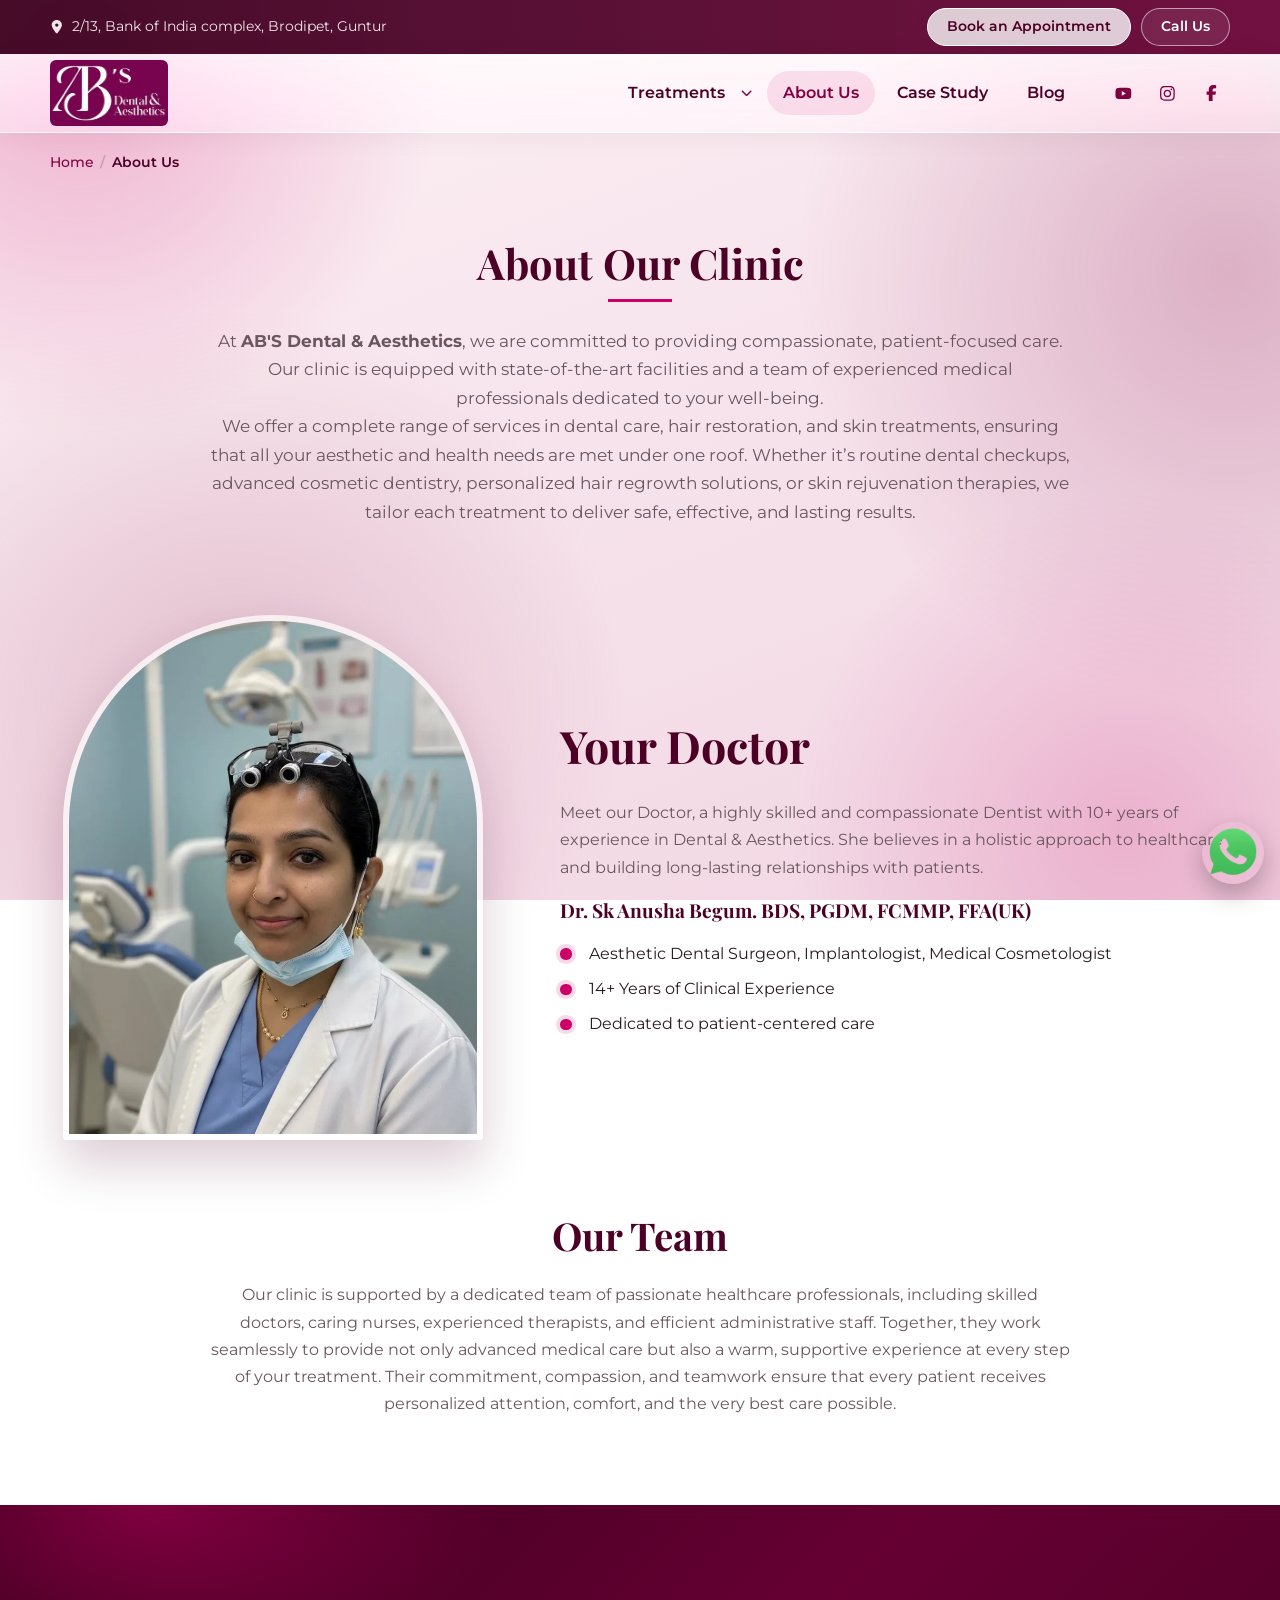
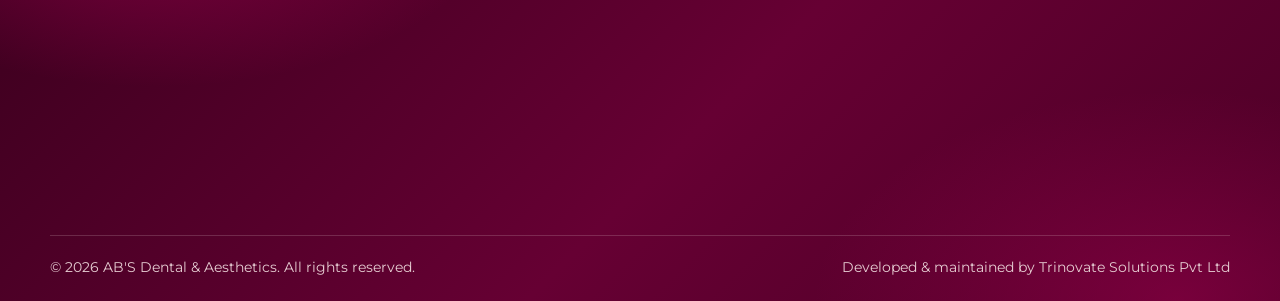
<file: src/aboutus.html>
<!DOCTYPE html>
<html lang="en">
<head>
<meta charset="UTF-8">
<meta name="viewport" content="width=device-width, initial-scale=1">
<script>var d=document.documentElement;d.classList.add("js");setTimeout(function(){if(!d.classList.contains("reveal-ready"))d.classList.add("no-reveal")},3500)</script>
<title>About Us – Dr. Sk Anusha Begum | AB’S Dental &amp; Aesthetics, Guntur</title>
<meta name="description" content="AB’S Dental &amp; Aesthetics is Guntur’s best dental clinic, offering expert care in dental implants, Invisalign, root canal treatments, and smile design. Visit us for advanced, painless, and affordable dental solutions.">
<meta name="robots" content="index, follow, max-image-preview:large">
<link rel="canonical" href="https://absdental.in/src/aboutus.html">
<link rel="alternate" hreflang="en-IN" href="https://absdental.in/src/aboutus.html">
<meta name="theme-color" content="#4d0026">
<link rel="icon" type="image/png" sizes="48x48" href="/media/favicon-48.png">
<link rel="icon" type="image/png" sizes="192x192" href="/media/favicon-192.png">
<link rel="apple-touch-icon" href="/media/apple-touch-icon.png">
<meta property="og:locale" content="en_IN">
<meta property="og:type" content="website">
<meta property="og:site_name" content="AB’S Dental &amp; Aesthetics">
<meta property="og:title" content="About Us – Dr. Sk Anusha Begum | AB’S Dental &amp; Aesthetics, Guntur">
<meta property="og:description" content="AB’S Dental &amp; Aesthetics is Guntur’s best dental clinic, offering expert care in dental implants, Invisalign, root canal treatments, and smile design. Visit us for advanced, painless, and affordable dental solutions.">
<meta property="og:url" content="https://absdental.in/src/aboutus.html">
<meta property="og:image" content="https://absdental.in/media/og-image.jpg">
<meta property="og:image:width" content="1200">
<meta property="og:image:height" content="630">
<meta property="og:image:alt" content="AB’S Dental &amp; Aesthetics clinic in Guntur">
<meta name="twitter:card" content="summary_large_image">
<meta name="twitter:title" content="About Us – Dr. Sk Anusha Begum | AB’S Dental &amp; Aesthetics, Guntur">
<meta name="twitter:description" content="AB’S Dental &amp; Aesthetics is Guntur’s best dental clinic, offering expert care in dental implants, Invisalign, root canal treatments, and smile design. Visit us for advanced, painless, and affordable dental solutions.">
<meta name="twitter:image" content="https://absdental.in/media/og-image.jpg">
<meta name="google-site-verification" content="TLTCp3IsVCpTaIeezahrKRJpem9UY8pmIRuMdUpR8Zo">
<link rel="preconnect" href="https://fonts.googleapis.com"><link rel="preconnect" href="https://fonts.gstatic.com" crossorigin><link rel="stylesheet" href="https://fonts.googleapis.com/css2?family=Montserrat:wght@400;500;600;700&family=Playfair+Display:wght@600;700&display=swap">
<link rel="stylesheet" href="/src/style.css?v=20261013">
<script async src="https://www.googletagmanager.com/gtag/js?id=G-GJ7CJ37LS7"></script>
<script>window.dataLayer=window.dataLayer||[];function gtag(){dataLayer.push(arguments);}gtag('js',new Date());gtag('config','G-GJ7CJ37LS7');</script>
<script type="application/ld+json">
{
  "@context": "https://schema.org",
  "@type": "BreadcrumbList",
  "itemListElement": [
    {
      "@type": "ListItem",
      "position": 1,
      "name": "Home",
      "item": "https://absdental.in/"
    },
    {
      "@type": "ListItem",
      "position": 2,
      "name": "About Us",
      "item": "https://absdental.in/src/aboutus.html"
    }
  ]
}
</script>
</head>
<body>
<a class="skip-link" href="#main">Skip to content</a>
<svg width="0" height="0" style="position:absolute" aria-hidden="true" focusable="false"><defs>
<linearGradient id="gTooth" x1="0" y1="0" x2="1" y2="1"><stop offset="0" stop-color="#fff"/><stop offset=".6" stop-color="#f6eef0"/><stop offset="1" stop-color="#dcc6cd"/></linearGradient>
<linearGradient id="gPlum" x1="0" y1="0" x2="1" y2="1"><stop offset="0" stop-color="#e0408f"/><stop offset=".5" stop-color="#b30059"/><stop offset="1" stop-color="#660033"/></linearGradient>
<linearGradient id="gGold" x1="0" y1="0" x2="1" y2="1"><stop offset="0" stop-color="#ffe49a"/><stop offset=".55" stop-color="#f0b845"/><stop offset="1" stop-color="#c98a1c"/></linearGradient>
<linearGradient id="gPink" x1="0" y1="0" x2="0" y2="1"><stop offset="0" stop-color="#ffb3bf"/><stop offset="1" stop-color="#ee7388"/></linearGradient>
<linearGradient id="gMetal" x1="0" y1="0" x2="1" y2="0"><stop offset="0" stop-color="#c9d4da"/><stop offset=".45" stop-color="#f4f8fa"/><stop offset="1" stop-color="#8fa2ac"/></linearGradient>
<path id="tooth" d="M100 40C80 30 55 38 52 65C50 90 62 100 66 125C69 150 72 170 84 170C96 170 94 140 100 140C106 140 104 170 116 170C128 170 131 150 134 125C138 100 150 90 148 65C145 38 120 30 100 40Z"/>
<path id="shine" d="M68 56C64 70 67 84 72 98" stroke="#fff" stroke-width="6" stroke-linecap="round" fill="none" opacity=".95"/>
<path id="spark" d="M0-14Q0 0 14 0Q0 0 0 14Q0 0-14 0Q0 0 0-14Z"/>
</defs></svg>
<div class="topbar"><div class="wrap topbar-in">
  <a class="topbar-loc" href="https://maps.app.goo.gl/wV21Ubjzq2DoTGzA8" target="_blank" rel="noopener"><svg class="ic" aria-hidden="true"><use href="/media/icons.svg#i-pin"/></svg><span>2/13, Bank of India complex, Brodipet, Guntur</span></a>
  <div class="topbar-cta">
    <button type="button" class="btn btn-light btn-sm" data-open-popup>Book an Appointment</button>
    <a class="btn btn-ghost btn-sm" href="tel:+919347062933">Call Us</a>
  </div>
</div></div>
<header class="navbar"><div class="wrap navbar-in">
  <a class="brand" href="/index.html"><img src="/media/LOGO-AB-sm.webp" width="118" height="67" alt="AB’S Dental &amp; Aesthetics – best dental clinic in Guntur"></a>
  <button class="nav-toggle" type="button" aria-label="Open menu" aria-expanded="false" aria-controls="primary-nav"><svg class="ic" aria-hidden="true"><use href="/media/icons.svg#i-bars"/></svg></button>
  <nav class="nav" id="primary-nav" aria-label="Main">
    <button class="nav-close" type="button" aria-label="Close menu"><svg class="ic" aria-hidden="true"><use href="/media/icons.svg#i-close"/></svg></button>
    <div class="has-dd">
      <a href="/src/treatments.html">Treatments</a>
      <button class="dd-toggle" type="button" aria-label="Show treatment categories" aria-expanded="false"><svg class="ic" aria-hidden="true"><use href="/media/icons.svg#i-chev"/></svg></button>
      <div class="dd">
        <a href="/src/dentaltreatment.html">Dental Treatment</a>
        <a href="/src/skintreatment.html">Skin Treatment</a>
        <a href="/src/hairtreatment.html">Hair Treatment</a>
      </div>
    </div>
    <a href="/src/aboutus.html">About Us</a>
    <a href="/src/casestudy.html">Case Study</a>
    <a href="/src/blog.html">Blog</a>
    <div class="nav-social"><a href="https://www.youtube.com/@ABSDentalAesthetics" target="_blank" rel="noopener" aria-label="YouTube"><svg class="ic" aria-hidden="true"><use href="/media/icons.svg#i-yt"/></svg></a><a href="https://www.instagram.com/abs_dental_aesthetics_guntur" target="_blank" rel="noopener" aria-label="Instagram"><svg class="ic" aria-hidden="true"><use href="/media/icons.svg#i-ig"/></svg></a><a href="https://www.facebook.com/profile.php?id=100089572597140" target="_blank" rel="noopener" aria-label="Facebook"><svg class="ic" aria-hidden="true"><use href="/media/icons.svg#i-fb"/></svg></a></div>
  </nav>
  <div class="social"><a href="https://www.youtube.com/@ABSDentalAesthetics" target="_blank" rel="noopener" aria-label="YouTube"><svg class="ic" aria-hidden="true"><use href="/media/icons.svg#i-yt"/></svg></a><a href="https://www.instagram.com/abs_dental_aesthetics_guntur" target="_blank" rel="noopener" aria-label="Instagram"><svg class="ic" aria-hidden="true"><use href="/media/icons.svg#i-ig"/></svg></a><a href="https://www.facebook.com/profile.php?id=100089572597140" target="_blank" rel="noopener" aria-label="Facebook"><svg class="ic" aria-hidden="true"><use href="/media/icons.svg#i-fb"/></svg></a></div>
</div></header>
<a class="wa-float" href="https://wa.me/919347062933?text=Hello%2C%20I%20am%20interested%20in%20booking%20an%20appointment." target="_blank" rel="noopener" aria-label="Chat with AB’S Dental &amp; Aesthetics on WhatsApp"><img src="/media/WA.webp" width="160" height="160" alt="WhatsApp" loading="lazy"></a>

<main id="main"><nav class="crumbs wrap" aria-label="Breadcrumb"><ol><li><a href="/">Home</a></li><li aria-current="page">About Us</li></ol></nav>
      <section class="clinic"><div class="wrap">
        <h2>About Our Clinic</h2>
        <p>
          At <strong>AB'S Dental & Aesthetics</strong>, we are committed to providing compassionate, patient-focused care. Our clinic is equipped with state-of-the-art facilities and a team of experienced medical professionals dedicated to your well-being.<br />
          We offer a complete range of services in dental care, hair restoration, and skin treatments, ensuring that all your aesthetic and health needs are met under one roof. Whether it’s routine dental checkups, advanced cosmetic dentistry, personalized hair regrowth solutions, or skin rejuvenation therapies, we tailor each treatment to deliver safe, effective, and lasting results.
        </p>
      </div></section>

      <!-- Your Doctor -->
      <section class="doctor-section"><div class="wrap">
        <div class="doctor">
          <img data-reveal="left" src="/media/Doc.webp" width="760" height="968" alt="Dr. Sk Anusha Begum dentist at AB’S Dental &amp; Aesthetics clinic in Guntur" decoding="async">
          <div class="doctor-details" data-reveal="right">
            <h1>Your Doctor</h1>
            <p>
              Meet our Doctor, a highly skilled and
              compassionate Dentist with 10+ years of experience in
              Dental & Aesthetics. She believes in a holistic approach to
              healthcare and building long-lasting relationships with patients.
            </p>
            <h2><strong>Dr. Sk Anusha Begum.</strong> BDS, PGDM, FCMMP, FFA(UK)</h2>
            <ul>
              <li>Aesthetic Dental Surgeon, Implantologist, Medical Cosmetologist</li>
              <li>14+ Years of Clinical Experience</li>
              <li>Dedicated to patient-centered care</li>
            </ul>                                            
          </div>
        </div>
      </div></section>

      <!-- Our Team -->
      <section class="team"><div class="wrap">
        <h2>Our Team</h2>
        <p>
         Our clinic is supported by a dedicated team of passionate healthcare professionals, including skilled doctors, caring nurses, experienced therapists, and efficient administrative staff. Together, they work seamlessly to provide not only advanced medical care but also a warm, supportive experience at every step of your treatment. Their commitment, compassion, and teamwork ensure that every patient receives personalized attention, comfort, and the very best care possible.
        </p>

        
      </div></section>
    </main>

<footer class="site-footer"><div class="wrap">
  <div class="footer-grid">
    <div class="footer-brand" data-reveal="up">
      <a href="/index.html"><img src="/media/LOGO-AB-sm.webp" width="150" height="85" alt="AB’S Dental &amp; Aesthetics logo" loading="lazy"></a>
      <p>2/13, Bank of India complex, Brodipet<br>Guntur, Andhra Pradesh 522002</p>
      <p>Email: <a href="mailto:absdental69@gmail.com">absdental69@gmail.com</a><br>Phone: <a href="tel:+919347062933">+91 93470 62933</a>, <a href="tel:+919030044555">+91 90300 44555</a></p>
    </div>
    <div data-reveal="up"><h4>Quick Links</h4><ul>
      <li><a href="/index.html">Home</a></li>
      <li><a href="/src/treatments.html">Treatments</a></li>
      <li><a href="/src/aboutus.html">About Us</a></li>
      <li><a href="/src/casestudy.html">Case Study</a></li>
      <li><a href="/src/blog.html">Blogs</a></li></ul></div>
    <div data-reveal="up"><h4>Treatments</h4><ul>
      <li><a href="/src/dentaltreatment.html">Dental Treatment</a></li>
      <li><a href="/src/skintreatment.html">Skin Treatment</a></li>
      <li><a href="/src/hairtreatment.html">Hair Treatment</a></li></ul></div>
    <div data-reveal="up"><h4>Follow Us</h4><div class="footer-social"><a href="https://www.youtube.com/@ABSDentalAesthetics" target="_blank" rel="noopener" aria-label="YouTube"><svg class="ic" aria-hidden="true"><use href="/media/icons.svg#i-yt"/></svg></a><a href="https://www.instagram.com/abs_dental_aesthetics_guntur" target="_blank" rel="noopener" aria-label="Instagram"><svg class="ic" aria-hidden="true"><use href="/media/icons.svg#i-ig"/></svg></a><a href="https://www.facebook.com/profile.php?id=100089572597140" target="_blank" rel="noopener" aria-label="Facebook"><svg class="ic" aria-hidden="true"><use href="/media/icons.svg#i-fb"/></svg></a></div></div>
  </div>
  <div class="footer-bottom">
    <p>&copy; 2026 AB'S Dental &amp; Aesthetics. All rights reserved.</p>
    <p>Developed &amp; maintained by Trinovate Solutions Pvt Ltd</p>
  </div>
</div></footer>
<div class="modal" id="appointment-modal" role="dialog" aria-modal="true" aria-labelledby="modal-title">
  <div class="modal-box">
    <button class="modal-close" type="button" data-close-popup aria-label="Close"><svg class="ic" aria-hidden="true"><use href="/media/icons.svg#i-close"/></svg></button>
    <h2 id="modal-title">Book an Appointment</h2>
    <p>Leave your details and our team will call you to confirm a time.</p>
    <form id="appointmentForm" class="form" action="/src/sendMail.php" method="post">
      <label>Your name<input type="text" name="name" autocomplete="name" required></label>
      <label>Phone number<input type="tel" name="phone" autocomplete="tel" inputmode="tel" pattern="[0-9+()\-\s]{8,20}" required></label>
      <label>Email (optional)<input type="email" name="email" autocomplete="email"></label>
      <label>I am interested in
        <select name="disease" id="category" required>
          <option value="" disabled selected>Select an option</option>
          <option value="Dental">Dental</option>
          <option value="Skin">Skin</option>
          <option value="Hair">Hair</option>
        </select>
      </label>
      <label>Preferred date (optional)<input type="date" name="date" id="appt-date"></label>
      <input type="hidden" name="service" id="svc">
      <div class="hp" aria-hidden="true"><label>Website<input type="text" name="website" tabindex="-1" autocomplete="off"></label></div>
      <button class="btn btn-primary" type="submit">Request Appointment</button>
      <p class="form-note" role="status" aria-live="polite"></p>
    </form>
  </div>
</div>
<script src="/src/script.js?v=20261013" defer></script>
</body>
</html>
</file>
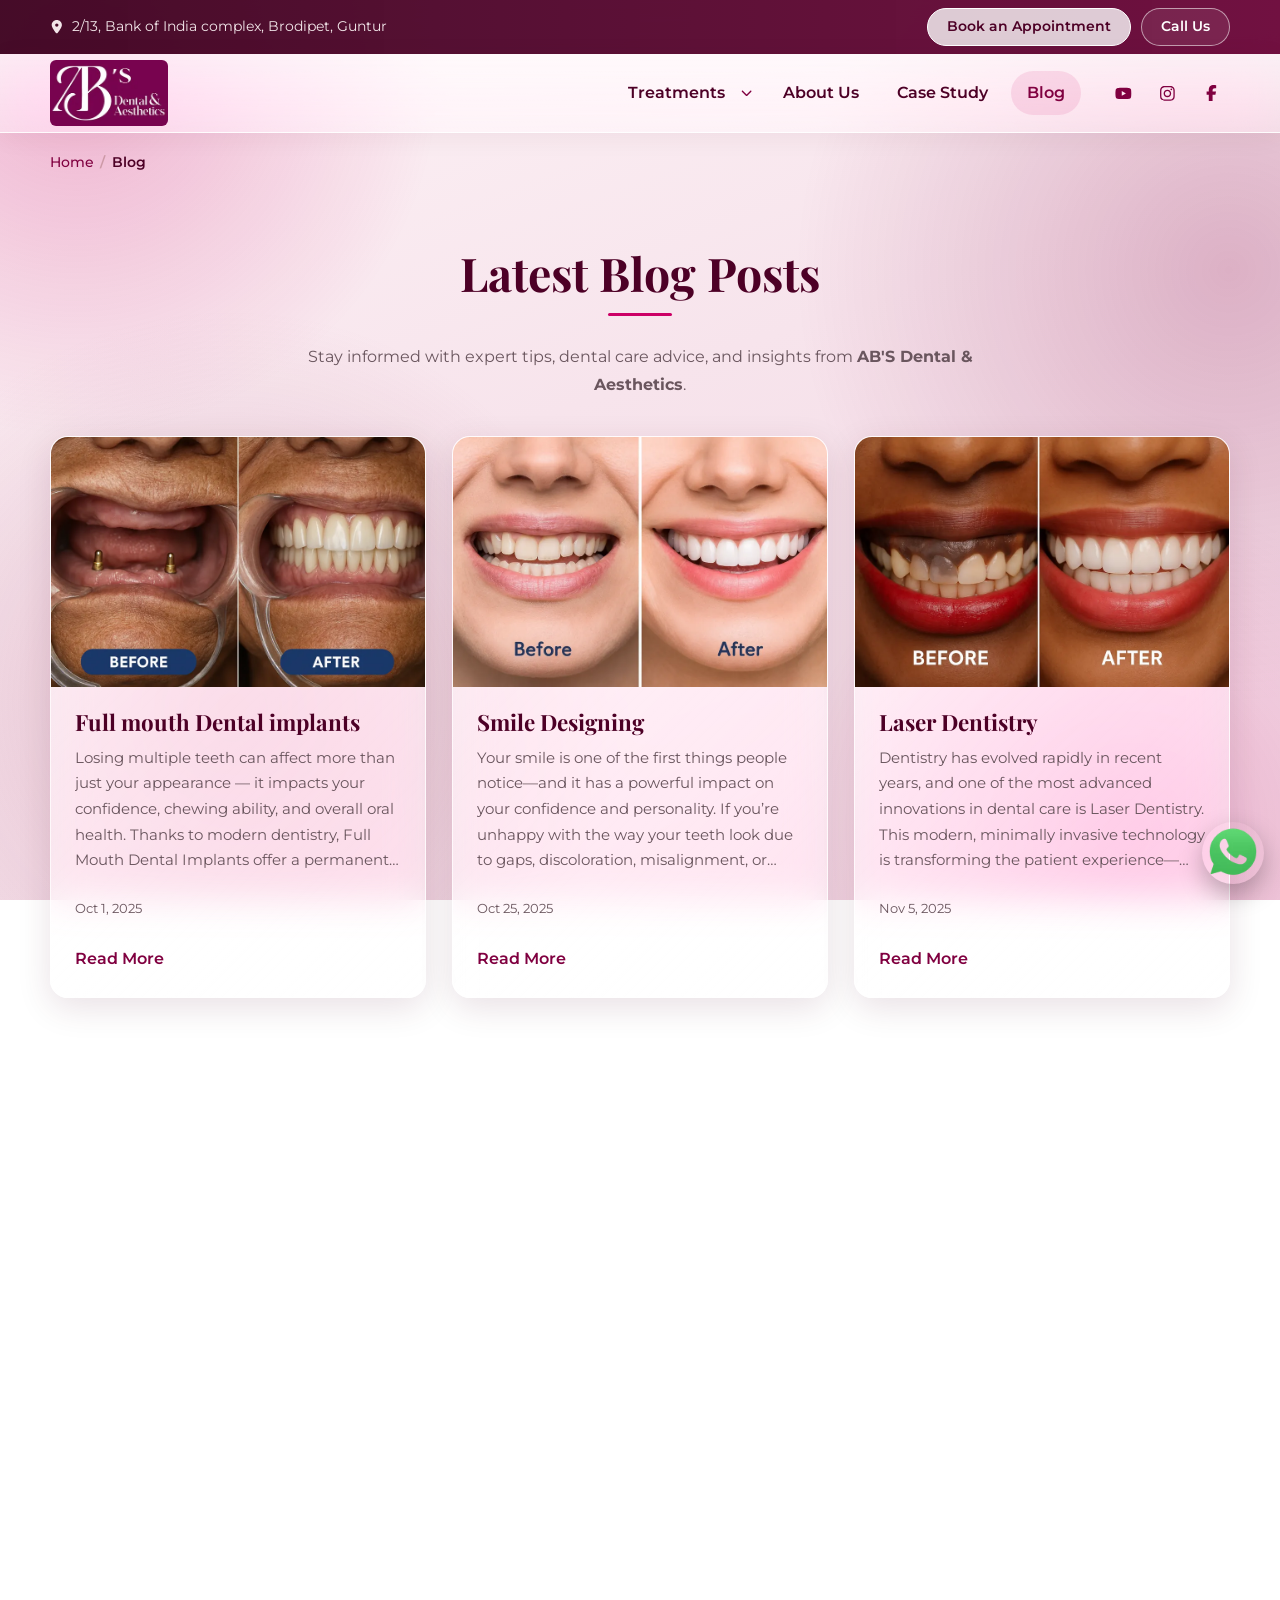
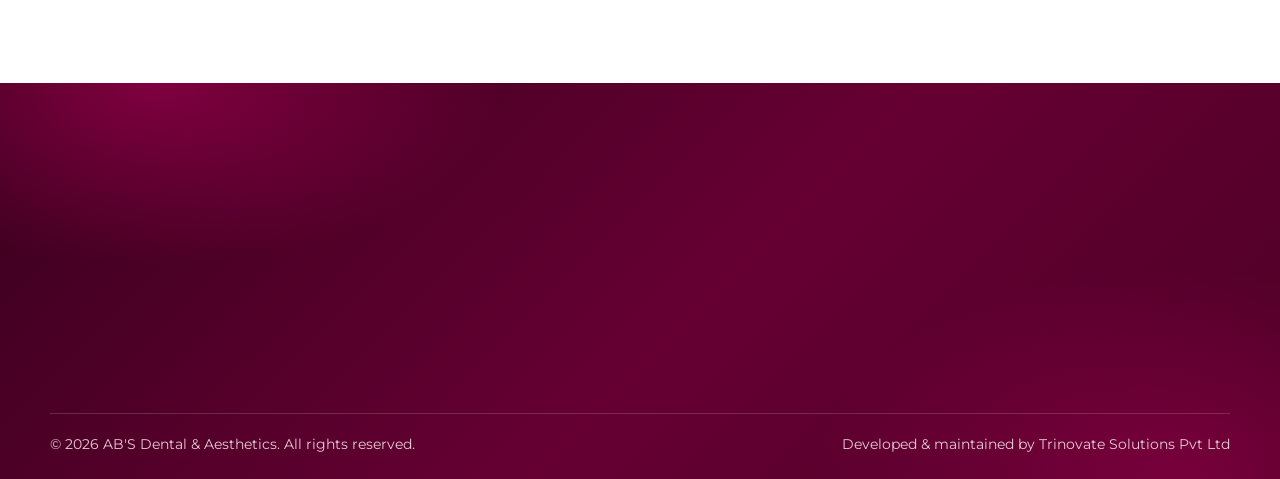
<file: src/blog.html>
<!DOCTYPE html>
<html lang="en">
<head>
<meta charset="UTF-8">
<meta name="viewport" content="width=device-width, initial-scale=1">
<script>var d=document.documentElement;d.classList.add("js");setTimeout(function(){if(!d.classList.contains("reveal-ready"))d.classList.add("no-reveal")},3500)</script>
<title>Dental Care Tips &amp; Oral Health Blogs | AB’S Dental Guntur</title>
<meta name="description" content="Explore dental care blogs from AB’S Dental &amp; Aesthetics, Guntur — expert tips on oral hygiene, smile makeovers, Invisalign, and dental health awareness.">
<meta name="robots" content="index, follow, max-image-preview:large">
<link rel="canonical" href="https://absdental.in/src/blog.html">
<link rel="alternate" hreflang="en-IN" href="https://absdental.in/src/blog.html">
<meta name="theme-color" content="#4d0026">
<link rel="icon" type="image/png" sizes="48x48" href="/media/favicon-48.png">
<link rel="icon" type="image/png" sizes="192x192" href="/media/favicon-192.png">
<link rel="apple-touch-icon" href="/media/apple-touch-icon.png">
<meta property="og:locale" content="en_IN">
<meta property="og:type" content="website">
<meta property="og:site_name" content="AB’S Dental &amp; Aesthetics">
<meta property="og:title" content="Dental Care Tips &amp; Oral Health Blogs | AB’S Dental Guntur">
<meta property="og:description" content="Explore dental care blogs from AB’S Dental &amp; Aesthetics, Guntur — expert tips on oral hygiene, smile makeovers, Invisalign, and dental health awareness.">
<meta property="og:url" content="https://absdental.in/src/blog.html">
<meta property="og:image" content="https://absdental.in/media/og-image.jpg">
<meta property="og:image:width" content="1200">
<meta property="og:image:height" content="630">
<meta property="og:image:alt" content="AB’S Dental &amp; Aesthetics clinic in Guntur">
<meta name="twitter:card" content="summary_large_image">
<meta name="twitter:title" content="Dental Care Tips &amp; Oral Health Blogs | AB’S Dental Guntur">
<meta name="twitter:description" content="Explore dental care blogs from AB’S Dental &amp; Aesthetics, Guntur — expert tips on oral hygiene, smile makeovers, Invisalign, and dental health awareness.">
<meta name="twitter:image" content="https://absdental.in/media/og-image.jpg">
<meta name="google-site-verification" content="TLTCp3IsVCpTaIeezahrKRJpem9UY8pmIRuMdUpR8Zo">
<link rel="preconnect" href="https://fonts.googleapis.com"><link rel="preconnect" href="https://fonts.gstatic.com" crossorigin><link rel="stylesheet" href="https://fonts.googleapis.com/css2?family=Montserrat:wght@400;500;600;700&family=Playfair+Display:wght@600;700&display=swap">
<link rel="stylesheet" href="/src/style.css?v=20261013">
<script async src="https://www.googletagmanager.com/gtag/js?id=G-GJ7CJ37LS7"></script>
<script>window.dataLayer=window.dataLayer||[];function gtag(){dataLayer.push(arguments);}gtag('js',new Date());gtag('config','G-GJ7CJ37LS7');</script>
<script type="application/ld+json">
{
  "@context": "https://schema.org",
  "@type": "BreadcrumbList",
  "itemListElement": [
    {
      "@type": "ListItem",
      "position": 1,
      "name": "Home",
      "item": "https://absdental.in/"
    },
    {
      "@type": "ListItem",
      "position": 2,
      "name": "Blog",
      "item": "https://absdental.in/src/blog.html"
    }
  ]
}
</script>
</head>
<body>
<a class="skip-link" href="#main">Skip to content</a>
<svg width="0" height="0" style="position:absolute" aria-hidden="true" focusable="false"><defs>
<linearGradient id="gTooth" x1="0" y1="0" x2="1" y2="1"><stop offset="0" stop-color="#fff"/><stop offset=".6" stop-color="#f6eef0"/><stop offset="1" stop-color="#dcc6cd"/></linearGradient>
<linearGradient id="gPlum" x1="0" y1="0" x2="1" y2="1"><stop offset="0" stop-color="#e0408f"/><stop offset=".5" stop-color="#b30059"/><stop offset="1" stop-color="#660033"/></linearGradient>
<linearGradient id="gGold" x1="0" y1="0" x2="1" y2="1"><stop offset="0" stop-color="#ffe49a"/><stop offset=".55" stop-color="#f0b845"/><stop offset="1" stop-color="#c98a1c"/></linearGradient>
<linearGradient id="gPink" x1="0" y1="0" x2="0" y2="1"><stop offset="0" stop-color="#ffb3bf"/><stop offset="1" stop-color="#ee7388"/></linearGradient>
<linearGradient id="gMetal" x1="0" y1="0" x2="1" y2="0"><stop offset="0" stop-color="#c9d4da"/><stop offset=".45" stop-color="#f4f8fa"/><stop offset="1" stop-color="#8fa2ac"/></linearGradient>
<path id="tooth" d="M100 40C80 30 55 38 52 65C50 90 62 100 66 125C69 150 72 170 84 170C96 170 94 140 100 140C106 140 104 170 116 170C128 170 131 150 134 125C138 100 150 90 148 65C145 38 120 30 100 40Z"/>
<path id="shine" d="M68 56C64 70 67 84 72 98" stroke="#fff" stroke-width="6" stroke-linecap="round" fill="none" opacity=".95"/>
<path id="spark" d="M0-14Q0 0 14 0Q0 0 0 14Q0 0-14 0Q0 0 0-14Z"/>
</defs></svg>
<div class="topbar"><div class="wrap topbar-in">
  <a class="topbar-loc" href="https://maps.app.goo.gl/wV21Ubjzq2DoTGzA8" target="_blank" rel="noopener"><svg class="ic" aria-hidden="true"><use href="/media/icons.svg#i-pin"/></svg><span>2/13, Bank of India complex, Brodipet, Guntur</span></a>
  <div class="topbar-cta">
    <button type="button" class="btn btn-light btn-sm" data-open-popup>Book an Appointment</button>
    <a class="btn btn-ghost btn-sm" href="tel:+919347062933">Call Us</a>
  </div>
</div></div>
<header class="navbar"><div class="wrap navbar-in">
  <a class="brand" href="/index.html"><img src="/media/LOGO-AB-sm.webp" width="118" height="67" alt="AB’S Dental &amp; Aesthetics – best dental clinic in Guntur"></a>
  <button class="nav-toggle" type="button" aria-label="Open menu" aria-expanded="false" aria-controls="primary-nav"><svg class="ic" aria-hidden="true"><use href="/media/icons.svg#i-bars"/></svg></button>
  <nav class="nav" id="primary-nav" aria-label="Main">
    <button class="nav-close" type="button" aria-label="Close menu"><svg class="ic" aria-hidden="true"><use href="/media/icons.svg#i-close"/></svg></button>
    <div class="has-dd">
      <a href="/src/treatments.html">Treatments</a>
      <button class="dd-toggle" type="button" aria-label="Show treatment categories" aria-expanded="false"><svg class="ic" aria-hidden="true"><use href="/media/icons.svg#i-chev"/></svg></button>
      <div class="dd">
        <a href="/src/dentaltreatment.html">Dental Treatment</a>
        <a href="/src/skintreatment.html">Skin Treatment</a>
        <a href="/src/hairtreatment.html">Hair Treatment</a>
      </div>
    </div>
    <a href="/src/aboutus.html">About Us</a>
    <a href="/src/casestudy.html">Case Study</a>
    <a href="/src/blog.html">Blog</a>
    <div class="nav-social"><a href="https://www.youtube.com/@ABSDentalAesthetics" target="_blank" rel="noopener" aria-label="YouTube"><svg class="ic" aria-hidden="true"><use href="/media/icons.svg#i-yt"/></svg></a><a href="https://www.instagram.com/abs_dental_aesthetics_guntur" target="_blank" rel="noopener" aria-label="Instagram"><svg class="ic" aria-hidden="true"><use href="/media/icons.svg#i-ig"/></svg></a><a href="https://www.facebook.com/profile.php?id=100089572597140" target="_blank" rel="noopener" aria-label="Facebook"><svg class="ic" aria-hidden="true"><use href="/media/icons.svg#i-fb"/></svg></a></div>
  </nav>
  <div class="social"><a href="https://www.youtube.com/@ABSDentalAesthetics" target="_blank" rel="noopener" aria-label="YouTube"><svg class="ic" aria-hidden="true"><use href="/media/icons.svg#i-yt"/></svg></a><a href="https://www.instagram.com/abs_dental_aesthetics_guntur" target="_blank" rel="noopener" aria-label="Instagram"><svg class="ic" aria-hidden="true"><use href="/media/icons.svg#i-ig"/></svg></a><a href="https://www.facebook.com/profile.php?id=100089572597140" target="_blank" rel="noopener" aria-label="Facebook"><svg class="ic" aria-hidden="true"><use href="/media/icons.svg#i-fb"/></svg></a></div>
</div></header>
<a class="wa-float" href="https://wa.me/919347062933?text=Hello%2C%20I%20am%20interested%20in%20booking%20an%20appointment." target="_blank" rel="noopener" aria-label="Chat with AB’S Dental &amp; Aesthetics on WhatsApp"><img src="/media/WA.webp" width="160" height="160" alt="WhatsApp" loading="lazy"></a>

<main id="main"><nav class="crumbs wrap" aria-label="Breadcrumb"><ol><li><a href="/">Home</a></li><li aria-current="page">Blog</li></ol></nav>
      <section class="blog-list"><div class="wrap">
        <h1>Latest Blog Posts</h1>
        <p class="intro">
          Stay informed with expert tips, dental care advice, and insights from
          <strong>AB'S Dental & Aesthetics</strong>.
        </p>

        <div class="blog-grid">
          <!-- Blog Post 1 -->
          <article class="blog-card" data-reveal="up">
            <img src="/media/blog/DI.webp" width="900" height="600" alt="Full mouth dental implants treatment explained by AB’S Dental &amp; Aesthetics Guntur" loading="lazy" decoding="async">
            <div class="blog-info">
              <h3>
                <a href="/src/blogs/1Full mouth Dental implants.html"
                  >Full mouth Dental implants</a
                >
              </h3>
              <p>
                Losing multiple teeth can affect more than just your appearance
                — it impacts your confidence, chewing ability, and overall oral
                health. Thanks to modern dentistry, Full Mouth Dental Implants
                offer a permanent, natural-looking solution for patients who
                want to restore their entire smile with long-lasting results.
                <br />Whether you’ve suffered tooth loss due to decay, age, gum
                disease, or injury, full mouth implants can transform not just
                your smile, but your quality of life.
              </p>

              <time class="date" datetime="2025-10-01">Oct 1, 2025</time>
            </div>
            <a
              href="/src/blogs/1Full mouth Dental implants.html"
              class="read-more"
              >Read More</a
            >
          </article>

          <!-- Blog Post 2 -->
          <article class="blog-card" data-reveal="up">
            <img src="/media/blog/SD.webp" width="900" height="600" alt="Smile designing dental treatment for a perfect smile at AB’S Dental Guntur" loading="lazy" decoding="async">
            <div class="blog-info">
              <h3>
                <a href="/src/blogs/2.SmileDesigning.html">Smile Designing</a>
              </h3>
              <p>
                Your smile is one of the first things people notice—and it has a
                powerful impact on your confidence and personality. If you’re
                unhappy with the way your teeth look due to gaps, discoloration,
                misalignment, or uneven shapes, Smile Designing offers a
                complete aesthetic makeover tailored just for you.
                <br />At ABS Dental, smile designing goes beyond cosmetic
                treatment—it’s a blend of artistry, dental science, and advanced
                technology to give you a natural, perfectly balanced smile.
              </p>

              <time class="date" datetime="2025-10-25">Oct 25, 2025</time>
            </div>
            <a href="/src/blogs/2.SmileDesigning.html" class="read-more"
              >Read More</a
            >
          </article>

          <!-- Blog Post 3 -->
          <article class="blog-card" data-reveal="up">
            <img src="/media/blog/LD.webp" width="900" height="600" alt="Laser dentistry painless dental treatment at AB’S Dental &amp; Aesthetics Guntur" loading="lazy" decoding="async">
            <div class="blog-info">
              <h3>
                <a href="/src/blogs/3.Laser dentistry.html">Laser Dentistry</a>
              </h3>
              <p>
                Dentistry has evolved rapidly in recent years, and one of the
                most advanced innovations in dental care is Laser Dentistry.
                This modern, minimally invasive technology is transforming the
                patient experience—making treatments faster, more precise, and
                virtually pain-free.

                <br />At ABS Dental, we use state-of-the-art dental lasers to
                provide comfortable, safe, and efficient treatments for a wide
                range of dental problems. Whether you fear pain, needles, or
                drilling sounds, laser dentistry offers a comforting
                alternative.
              </p>

              <time class="date" datetime="2025-11-05">Nov 5, 2025</time>
            </div>
            <a href="/src/blogs/3.Laser dentistry.html" class="read-more"
              >Read More</a
            >
          </article>
          <!-- Blog Post 4 -->
          <article class="blog-card" data-reveal="up">
            <img src="/media/blog/Invisalign.webp" width="900" height="600" alt="Invisalign clear aligners for teeth straightening at AB’S Dental Guntur" loading="lazy" decoding="async">
            <div class="blog-info">
              <h3>
                <a href="/src/blogs/4. invisalign.html"
                  >Smile with Invisalign</a
                >
              </h3>
              <p>
                Invisalign is one of the most advanced and comfortable ways to
                straighten teeth without compromising your appearance or
                lifestyle. If you’re looking for a discreet, effective
                orthodontic solution, Invisalign could be the perfect choice.

                <br />Ready to get started? Book your Invisalign consultation
                with ABS Dental today and take the first step toward a
                confident, beautifully aligned smile.
              </p>

              <time class="date" datetime="2025-11-15">Nov 15, 2025</time>
            </div>
            <a href="/src/blogs/4. invisalign.html" class="read-more"
              >Read More</a
            >
          </article>
          <!-- Blog Post 5 -->
          <article class="blog-card" data-reveal="up">
            <img src="/media/blog/Oral.webp" width="900" height="900" alt="Oral health and overall health awareness explained by dentists in Guntur" loading="lazy" decoding="async">
            <div class="blog-info">
              <h3>
                <a href="/src/blogs/5. oralhealth.html"
                  >How Oral Health Reflects Your Overall Health?</a
                >
              </h3>
              <p>
                Oral health is closely tied to overall health. By taking care of
                your teeth and gums, you’re protecting your heart, lungs, brain,
                and immune system too.

                <br />A healthy smile isn’t just beautiful—it’s powerful. Ready
                to take charge of your oral and general health? Book your
                check-up at ABS Dental today.
              </p>

              <time class="date" datetime="2025-11-20">Nov 20, 2025</time>
            </div>
            <a href="/src/blogs/5. oralhealth.html" class="read-more"
              >Read More</a
            >
          </article>
          <!-- Blog Post 6 -->
          <article class="blog-card" data-reveal="up">
            <img src="/media/blog/HT.webp" width="900" height="600" alt="Hair transplant treatment guide by AB’S Dental &amp; Aesthetics Guntur" loading="lazy" decoding="async">
            <div class="blog-info">
              <h3>
                <a href="/src/blogs/6. hairtransplant.html"
                  >A Complete Guide to Hair Transplant Treatment</a
                >
              </h3>
              <p>
                A hair transplant is a minimally invasive procedure that
                relocates healthy hair follicles from the back or sides of the
                scalp (donor area) to thinning or bald areas.

                <br />At ABS Dental & Aesthetics, we provide advanced hair
                restoration treatments designed to help you regain not just your
                hair—but your confidence.
              </p>

              <time class="date" datetime="2025-12-01">Dec 1, 2025</time>
            </div>
            <a href="/src/blogs/6. hairtransplant.html" class="read-more"
              >Read More</a
            >
          </article>
        </div>
      </div></section></main>

<footer class="site-footer"><div class="wrap">
  <div class="footer-grid">
    <div class="footer-brand" data-reveal="up">
      <a href="/index.html"><img src="/media/LOGO-AB-sm.webp" width="150" height="85" alt="AB’S Dental &amp; Aesthetics logo" loading="lazy"></a>
      <p>2/13, Bank of India complex, Brodipet<br>Guntur, Andhra Pradesh 522002</p>
      <p>Email: <a href="mailto:absdental69@gmail.com">absdental69@gmail.com</a><br>Phone: <a href="tel:+919347062933">+91 93470 62933</a>, <a href="tel:+919030044555">+91 90300 44555</a></p>
    </div>
    <div data-reveal="up"><h4>Quick Links</h4><ul>
      <li><a href="/index.html">Home</a></li>
      <li><a href="/src/treatments.html">Treatments</a></li>
      <li><a href="/src/aboutus.html">About Us</a></li>
      <li><a href="/src/casestudy.html">Case Study</a></li>
      <li><a href="/src/blog.html">Blogs</a></li></ul></div>
    <div data-reveal="up"><h4>Treatments</h4><ul>
      <li><a href="/src/dentaltreatment.html">Dental Treatment</a></li>
      <li><a href="/src/skintreatment.html">Skin Treatment</a></li>
      <li><a href="/src/hairtreatment.html">Hair Treatment</a></li></ul></div>
    <div data-reveal="up"><h4>Follow Us</h4><div class="footer-social"><a href="https://www.youtube.com/@ABSDentalAesthetics" target="_blank" rel="noopener" aria-label="YouTube"><svg class="ic" aria-hidden="true"><use href="/media/icons.svg#i-yt"/></svg></a><a href="https://www.instagram.com/abs_dental_aesthetics_guntur" target="_blank" rel="noopener" aria-label="Instagram"><svg class="ic" aria-hidden="true"><use href="/media/icons.svg#i-ig"/></svg></a><a href="https://www.facebook.com/profile.php?id=100089572597140" target="_blank" rel="noopener" aria-label="Facebook"><svg class="ic" aria-hidden="true"><use href="/media/icons.svg#i-fb"/></svg></a></div></div>
  </div>
  <div class="footer-bottom">
    <p>&copy; 2026 AB'S Dental &amp; Aesthetics. All rights reserved.</p>
    <p>Developed &amp; maintained by Trinovate Solutions Pvt Ltd</p>
  </div>
</div></footer>
<div class="modal" id="appointment-modal" role="dialog" aria-modal="true" aria-labelledby="modal-title">
  <div class="modal-box">
    <button class="modal-close" type="button" data-close-popup aria-label="Close"><svg class="ic" aria-hidden="true"><use href="/media/icons.svg#i-close"/></svg></button>
    <h2 id="modal-title">Book an Appointment</h2>
    <p>Leave your details and our team will call you to confirm a time.</p>
    <form id="appointmentForm" class="form" action="/src/sendMail.php" method="post">
      <label>Your name<input type="text" name="name" autocomplete="name" required></label>
      <label>Phone number<input type="tel" name="phone" autocomplete="tel" inputmode="tel" pattern="[0-9+()\-\s]{8,20}" required></label>
      <label>Email (optional)<input type="email" name="email" autocomplete="email"></label>
      <label>I am interested in
        <select name="disease" id="category" required>
          <option value="" disabled selected>Select an option</option>
          <option value="Dental">Dental</option>
          <option value="Skin">Skin</option>
          <option value="Hair">Hair</option>
        </select>
      </label>
      <label>Preferred date (optional)<input type="date" name="date" id="appt-date"></label>
      <input type="hidden" name="service" id="svc">
      <div class="hp" aria-hidden="true"><label>Website<input type="text" name="website" tabindex="-1" autocomplete="off"></label></div>
      <button class="btn btn-primary" type="submit">Request Appointment</button>
      <p class="form-note" role="status" aria-live="polite"></p>
    </form>
  </div>
</div>
<script src="/src/script.js?v=20261013" defer></script>
</body>
</html>
</file>
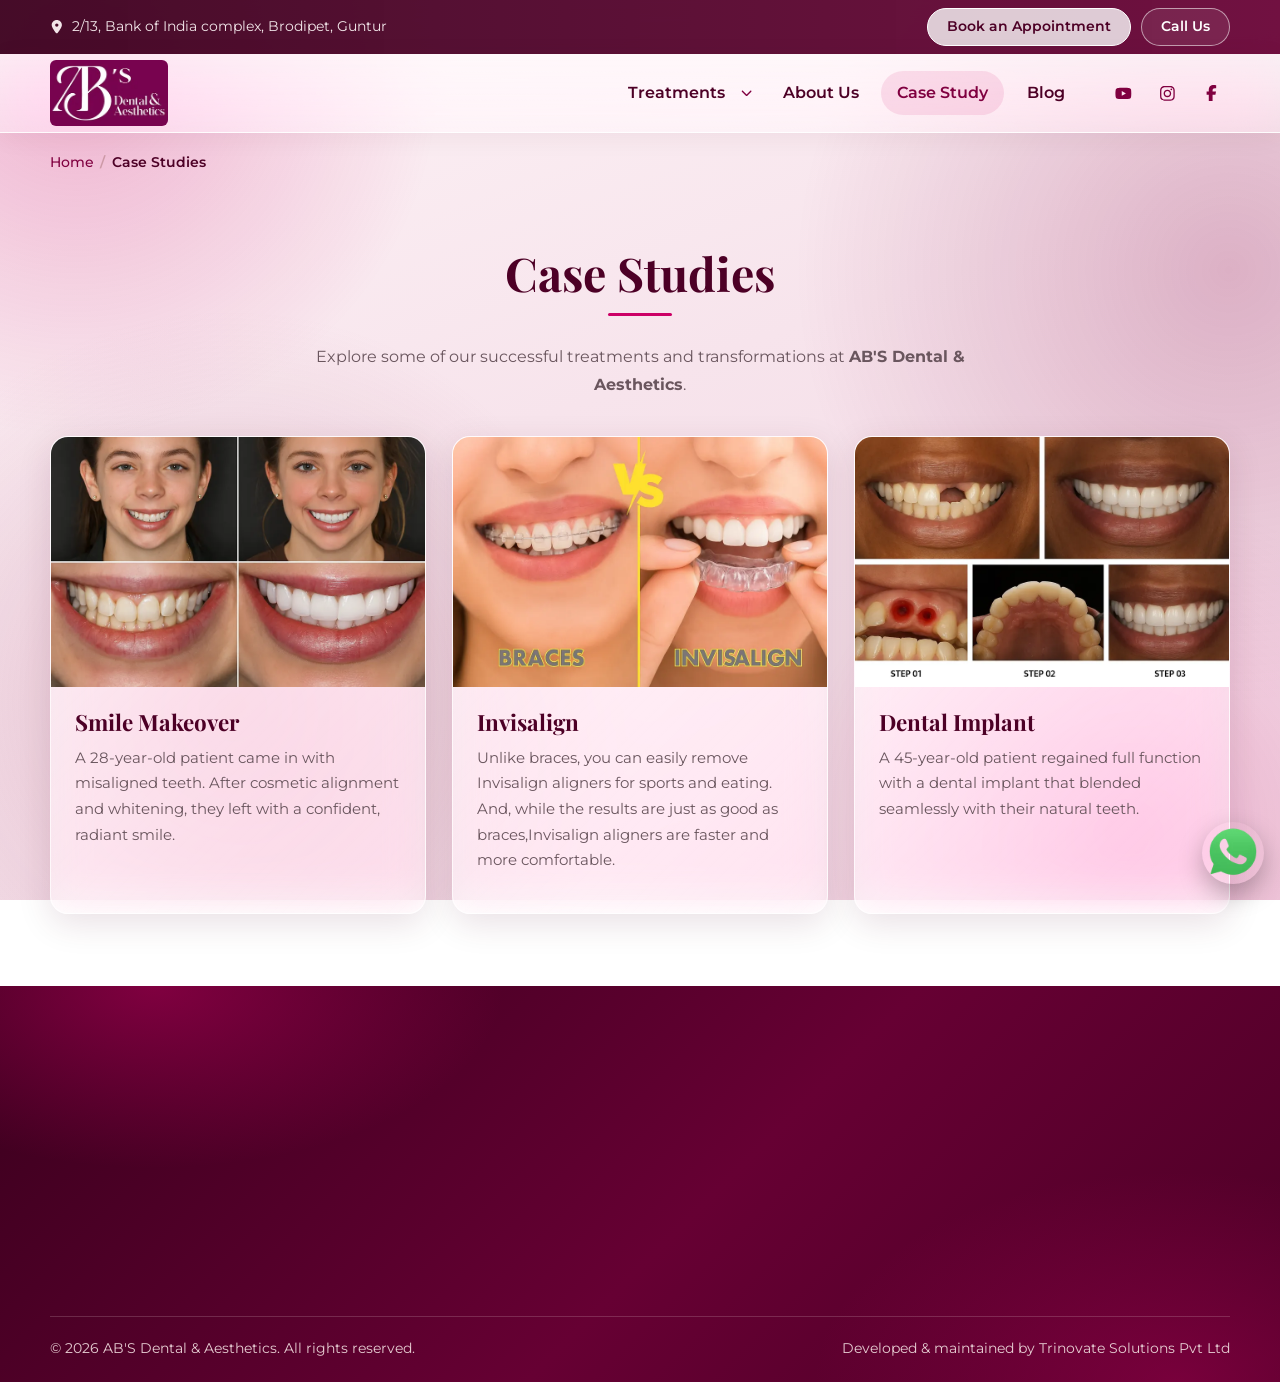
<file: src/casestudy.html>
<!DOCTYPE html>
<html lang="en">
<head>
<meta charset="UTF-8">
<meta name="viewport" content="width=device-width, initial-scale=1">
<script>var d=document.documentElement;d.classList.add("js");setTimeout(function(){if(!d.classList.contains("reveal-ready"))d.classList.add("no-reveal")},3500)</script>
<title>Case Studies: Smile Makeover, Implants &amp; Invisalign | AB’S Dental Guntur</title>
<meta name="description" content="See real smile transformations at AB’S Dental Guntur. From dental implants to Invisalign, our expert team delivers confident smiles with advanced care.">
<meta name="robots" content="index, follow, max-image-preview:large">
<link rel="canonical" href="https://absdental.in/src/casestudy.html">
<link rel="alternate" hreflang="en-IN" href="https://absdental.in/src/casestudy.html">
<meta name="theme-color" content="#4d0026">
<link rel="icon" type="image/png" sizes="48x48" href="/media/favicon-48.png">
<link rel="icon" type="image/png" sizes="192x192" href="/media/favicon-192.png">
<link rel="apple-touch-icon" href="/media/apple-touch-icon.png">
<meta property="og:locale" content="en_IN">
<meta property="og:type" content="website">
<meta property="og:site_name" content="AB’S Dental &amp; Aesthetics">
<meta property="og:title" content="Case Studies: Smile Makeover, Implants &amp; Invisalign | AB’S Dental Guntur">
<meta property="og:description" content="See real smile transformations at AB’S Dental Guntur. From dental implants to Invisalign, our expert team delivers confident smiles with advanced care.">
<meta property="og:url" content="https://absdental.in/src/casestudy.html">
<meta property="og:image" content="https://absdental.in/media/og-image.jpg">
<meta property="og:image:width" content="1200">
<meta property="og:image:height" content="630">
<meta property="og:image:alt" content="AB’S Dental &amp; Aesthetics clinic in Guntur">
<meta name="twitter:card" content="summary_large_image">
<meta name="twitter:title" content="Case Studies: Smile Makeover, Implants &amp; Invisalign | AB’S Dental Guntur">
<meta name="twitter:description" content="See real smile transformations at AB’S Dental Guntur. From dental implants to Invisalign, our expert team delivers confident smiles with advanced care.">
<meta name="twitter:image" content="https://absdental.in/media/og-image.jpg">
<meta name="google-site-verification" content="TLTCp3IsVCpTaIeezahrKRJpem9UY8pmIRuMdUpR8Zo">
<link rel="preconnect" href="https://fonts.googleapis.com"><link rel="preconnect" href="https://fonts.gstatic.com" crossorigin><link rel="stylesheet" href="https://fonts.googleapis.com/css2?family=Montserrat:wght@400;500;600;700&family=Playfair+Display:wght@600;700&display=swap">
<link rel="stylesheet" href="/src/style.css?v=20261013">
<script async src="https://www.googletagmanager.com/gtag/js?id=G-GJ7CJ37LS7"></script>
<script>window.dataLayer=window.dataLayer||[];function gtag(){dataLayer.push(arguments);}gtag('js',new Date());gtag('config','G-GJ7CJ37LS7');</script>
<script type="application/ld+json">
{
  "@context": "https://schema.org",
  "@type": "BreadcrumbList",
  "itemListElement": [
    {
      "@type": "ListItem",
      "position": 1,
      "name": "Home",
      "item": "https://absdental.in/"
    },
    {
      "@type": "ListItem",
      "position": 2,
      "name": "Case Studies",
      "item": "https://absdental.in/src/casestudy.html"
    }
  ]
}
</script>
</head>
<body>
<a class="skip-link" href="#main">Skip to content</a>
<svg width="0" height="0" style="position:absolute" aria-hidden="true" focusable="false"><defs>
<linearGradient id="gTooth" x1="0" y1="0" x2="1" y2="1"><stop offset="0" stop-color="#fff"/><stop offset=".6" stop-color="#f6eef0"/><stop offset="1" stop-color="#dcc6cd"/></linearGradient>
<linearGradient id="gPlum" x1="0" y1="0" x2="1" y2="1"><stop offset="0" stop-color="#e0408f"/><stop offset=".5" stop-color="#b30059"/><stop offset="1" stop-color="#660033"/></linearGradient>
<linearGradient id="gGold" x1="0" y1="0" x2="1" y2="1"><stop offset="0" stop-color="#ffe49a"/><stop offset=".55" stop-color="#f0b845"/><stop offset="1" stop-color="#c98a1c"/></linearGradient>
<linearGradient id="gPink" x1="0" y1="0" x2="0" y2="1"><stop offset="0" stop-color="#ffb3bf"/><stop offset="1" stop-color="#ee7388"/></linearGradient>
<linearGradient id="gMetal" x1="0" y1="0" x2="1" y2="0"><stop offset="0" stop-color="#c9d4da"/><stop offset=".45" stop-color="#f4f8fa"/><stop offset="1" stop-color="#8fa2ac"/></linearGradient>
<path id="tooth" d="M100 40C80 30 55 38 52 65C50 90 62 100 66 125C69 150 72 170 84 170C96 170 94 140 100 140C106 140 104 170 116 170C128 170 131 150 134 125C138 100 150 90 148 65C145 38 120 30 100 40Z"/>
<path id="shine" d="M68 56C64 70 67 84 72 98" stroke="#fff" stroke-width="6" stroke-linecap="round" fill="none" opacity=".95"/>
<path id="spark" d="M0-14Q0 0 14 0Q0 0 0 14Q0 0-14 0Q0 0 0-14Z"/>
</defs></svg>
<div class="topbar"><div class="wrap topbar-in">
  <a class="topbar-loc" href="https://maps.app.goo.gl/wV21Ubjzq2DoTGzA8" target="_blank" rel="noopener"><svg class="ic" aria-hidden="true"><use href="/media/icons.svg#i-pin"/></svg><span>2/13, Bank of India complex, Brodipet, Guntur</span></a>
  <div class="topbar-cta">
    <button type="button" class="btn btn-light btn-sm" data-open-popup>Book an Appointment</button>
    <a class="btn btn-ghost btn-sm" href="tel:+919347062933">Call Us</a>
  </div>
</div></div>
<header class="navbar"><div class="wrap navbar-in">
  <a class="brand" href="/index.html"><img src="/media/LOGO-AB-sm.webp" width="118" height="67" alt="AB’S Dental &amp; Aesthetics – best dental clinic in Guntur"></a>
  <button class="nav-toggle" type="button" aria-label="Open menu" aria-expanded="false" aria-controls="primary-nav"><svg class="ic" aria-hidden="true"><use href="/media/icons.svg#i-bars"/></svg></button>
  <nav class="nav" id="primary-nav" aria-label="Main">
    <button class="nav-close" type="button" aria-label="Close menu"><svg class="ic" aria-hidden="true"><use href="/media/icons.svg#i-close"/></svg></button>
    <div class="has-dd">
      <a href="/src/treatments.html">Treatments</a>
      <button class="dd-toggle" type="button" aria-label="Show treatment categories" aria-expanded="false"><svg class="ic" aria-hidden="true"><use href="/media/icons.svg#i-chev"/></svg></button>
      <div class="dd">
        <a href="/src/dentaltreatment.html">Dental Treatment</a>
        <a href="/src/skintreatment.html">Skin Treatment</a>
        <a href="/src/hairtreatment.html">Hair Treatment</a>
      </div>
    </div>
    <a href="/src/aboutus.html">About Us</a>
    <a href="/src/casestudy.html">Case Study</a>
    <a href="/src/blog.html">Blog</a>
    <div class="nav-social"><a href="https://www.youtube.com/@ABSDentalAesthetics" target="_blank" rel="noopener" aria-label="YouTube"><svg class="ic" aria-hidden="true"><use href="/media/icons.svg#i-yt"/></svg></a><a href="https://www.instagram.com/abs_dental_aesthetics_guntur" target="_blank" rel="noopener" aria-label="Instagram"><svg class="ic" aria-hidden="true"><use href="/media/icons.svg#i-ig"/></svg></a><a href="https://www.facebook.com/profile.php?id=100089572597140" target="_blank" rel="noopener" aria-label="Facebook"><svg class="ic" aria-hidden="true"><use href="/media/icons.svg#i-fb"/></svg></a></div>
  </nav>
  <div class="social"><a href="https://www.youtube.com/@ABSDentalAesthetics" target="_blank" rel="noopener" aria-label="YouTube"><svg class="ic" aria-hidden="true"><use href="/media/icons.svg#i-yt"/></svg></a><a href="https://www.instagram.com/abs_dental_aesthetics_guntur" target="_blank" rel="noopener" aria-label="Instagram"><svg class="ic" aria-hidden="true"><use href="/media/icons.svg#i-ig"/></svg></a><a href="https://www.facebook.com/profile.php?id=100089572597140" target="_blank" rel="noopener" aria-label="Facebook"><svg class="ic" aria-hidden="true"><use href="/media/icons.svg#i-fb"/></svg></a></div>
</div></header>
<a class="wa-float" href="https://wa.me/919347062933?text=Hello%2C%20I%20am%20interested%20in%20booking%20an%20appointment." target="_blank" rel="noopener" aria-label="Chat with AB’S Dental &amp; Aesthetics on WhatsApp"><img src="/media/WA.webp" width="160" height="160" alt="WhatsApp" loading="lazy"></a>

<main id="main"><nav class="crumbs wrap" aria-label="Breadcrumb"><ol><li><a href="/">Home</a></li><li aria-current="page">Case Studies</li></ol></nav>
      <section class="case-studies"><div class="wrap">
  <h1>Case Studies</h1>
  <p class="intro">
    Explore some of our successful treatments and transformations at 
    <strong>AB'S Dental & Aesthetics</strong>.
  </p>

  <div class="case-grid">
    <!-- Case Study 1 -->
    <div class="case-card" data-reveal="up">
      <img src="/media/case1.webp" width="900" height="600" alt="Smile makeover case study showing before and after results at AB’S Dental Guntur" loading="lazy" decoding="async">
      <div class="case-info">
        <h3>Smile Makeover</h3>
        <p>
          A 28-year-old patient came in with misaligned teeth. 
          After cosmetic alignment and whitening, they left with 
          a confident, radiant smile.
        </p>
      </div>
    </div>
     <!-- Case Study 3 -->
    <div class="case-card" data-reveal="up">
      <img src="/media/case3.webp" width="900" height="600" alt="Invisalign clear aligner treatment case study at AB’S Dental &amp; Aesthetics Guntur" loading="lazy" decoding="async">
      <div class="case-info">
        <h3>Invisalign</h3>
        <p>
          Unlike braces, you can easily remove Invisalign aligners for sports and eating. And, while the results are just as good as braces,Invisalign aligners are faster and more comfortable.
        </p>
      </div>
    </div>
 

    <!-- Case Study 2 -->
    <div class="case-card" data-reveal="up">
      <img src="/media/case2.webp" width="900" height="600" alt="Dental implant case study restoring missing teeth at AB’S Dental Clinic Guntur" loading="lazy" decoding="async">
      <div class="case-info">
        <h3>Dental Implant</h3>
        <p>
          A 45-year-old patient regained full function with a 
          dental implant that blended seamlessly with their 
          natural teeth.
        </p>
      </div>
    </div>
 </div>
   
</div></section>

    </main>

<footer class="site-footer"><div class="wrap">
  <div class="footer-grid">
    <div class="footer-brand" data-reveal="up">
      <a href="/index.html"><img src="/media/LOGO-AB-sm.webp" width="150" height="85" alt="AB’S Dental &amp; Aesthetics logo" loading="lazy"></a>
      <p>2/13, Bank of India complex, Brodipet<br>Guntur, Andhra Pradesh 522002</p>
      <p>Email: <a href="mailto:absdental69@gmail.com">absdental69@gmail.com</a><br>Phone: <a href="tel:+919347062933">+91 93470 62933</a>, <a href="tel:+919030044555">+91 90300 44555</a></p>
    </div>
    <div data-reveal="up"><h4>Quick Links</h4><ul>
      <li><a href="/index.html">Home</a></li>
      <li><a href="/src/treatments.html">Treatments</a></li>
      <li><a href="/src/aboutus.html">About Us</a></li>
      <li><a href="/src/casestudy.html">Case Study</a></li>
      <li><a href="/src/blog.html">Blogs</a></li></ul></div>
    <div data-reveal="up"><h4>Treatments</h4><ul>
      <li><a href="/src/dentaltreatment.html">Dental Treatment</a></li>
      <li><a href="/src/skintreatment.html">Skin Treatment</a></li>
      <li><a href="/src/hairtreatment.html">Hair Treatment</a></li></ul></div>
    <div data-reveal="up"><h4>Follow Us</h4><div class="footer-social"><a href="https://www.youtube.com/@ABSDentalAesthetics" target="_blank" rel="noopener" aria-label="YouTube"><svg class="ic" aria-hidden="true"><use href="/media/icons.svg#i-yt"/></svg></a><a href="https://www.instagram.com/abs_dental_aesthetics_guntur" target="_blank" rel="noopener" aria-label="Instagram"><svg class="ic" aria-hidden="true"><use href="/media/icons.svg#i-ig"/></svg></a><a href="https://www.facebook.com/profile.php?id=100089572597140" target="_blank" rel="noopener" aria-label="Facebook"><svg class="ic" aria-hidden="true"><use href="/media/icons.svg#i-fb"/></svg></a></div></div>
  </div>
  <div class="footer-bottom">
    <p>&copy; 2026 AB'S Dental &amp; Aesthetics. All rights reserved.</p>
    <p>Developed &amp; maintained by Trinovate Solutions Pvt Ltd</p>
  </div>
</div></footer>
<div class="modal" id="appointment-modal" role="dialog" aria-modal="true" aria-labelledby="modal-title">
  <div class="modal-box">
    <button class="modal-close" type="button" data-close-popup aria-label="Close"><svg class="ic" aria-hidden="true"><use href="/media/icons.svg#i-close"/></svg></button>
    <h2 id="modal-title">Book an Appointment</h2>
    <p>Leave your details and our team will call you to confirm a time.</p>
    <form id="appointmentForm" class="form" action="/src/sendMail.php" method="post">
      <label>Your name<input type="text" name="name" autocomplete="name" required></label>
      <label>Phone number<input type="tel" name="phone" autocomplete="tel" inputmode="tel" pattern="[0-9+()\-\s]{8,20}" required></label>
      <label>Email (optional)<input type="email" name="email" autocomplete="email"></label>
      <label>I am interested in
        <select name="disease" id="category" required>
          <option value="" disabled selected>Select an option</option>
          <option value="Dental">Dental</option>
          <option value="Skin">Skin</option>
          <option value="Hair">Hair</option>
        </select>
      </label>
      <label>Preferred date (optional)<input type="date" name="date" id="appt-date"></label>
      <input type="hidden" name="service" id="svc">
      <div class="hp" aria-hidden="true"><label>Website<input type="text" name="website" tabindex="-1" autocomplete="off"></label></div>
      <button class="btn btn-primary" type="submit">Request Appointment</button>
      <p class="form-note" role="status" aria-live="polite"></p>
    </form>
  </div>
</div>
<script src="/src/script.js?v=20261013" defer></script>
</body>
</html>
</file>
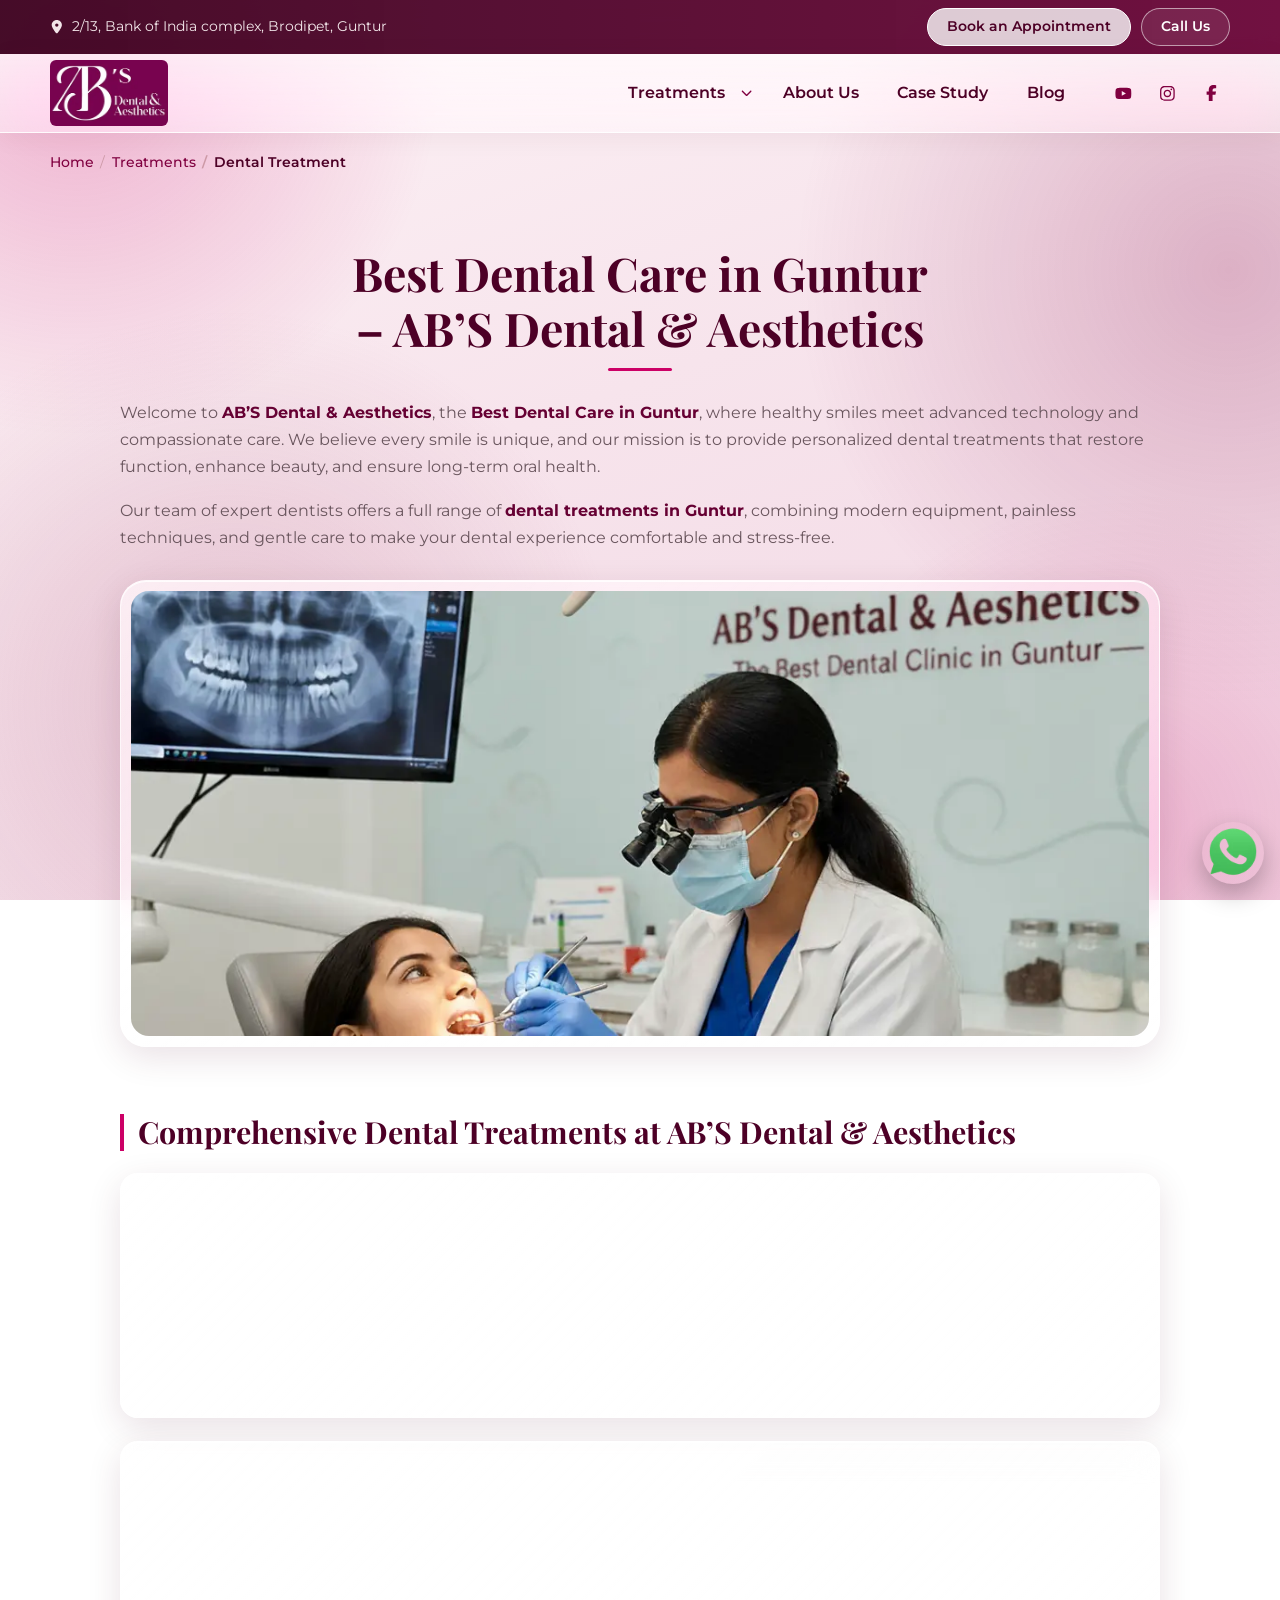
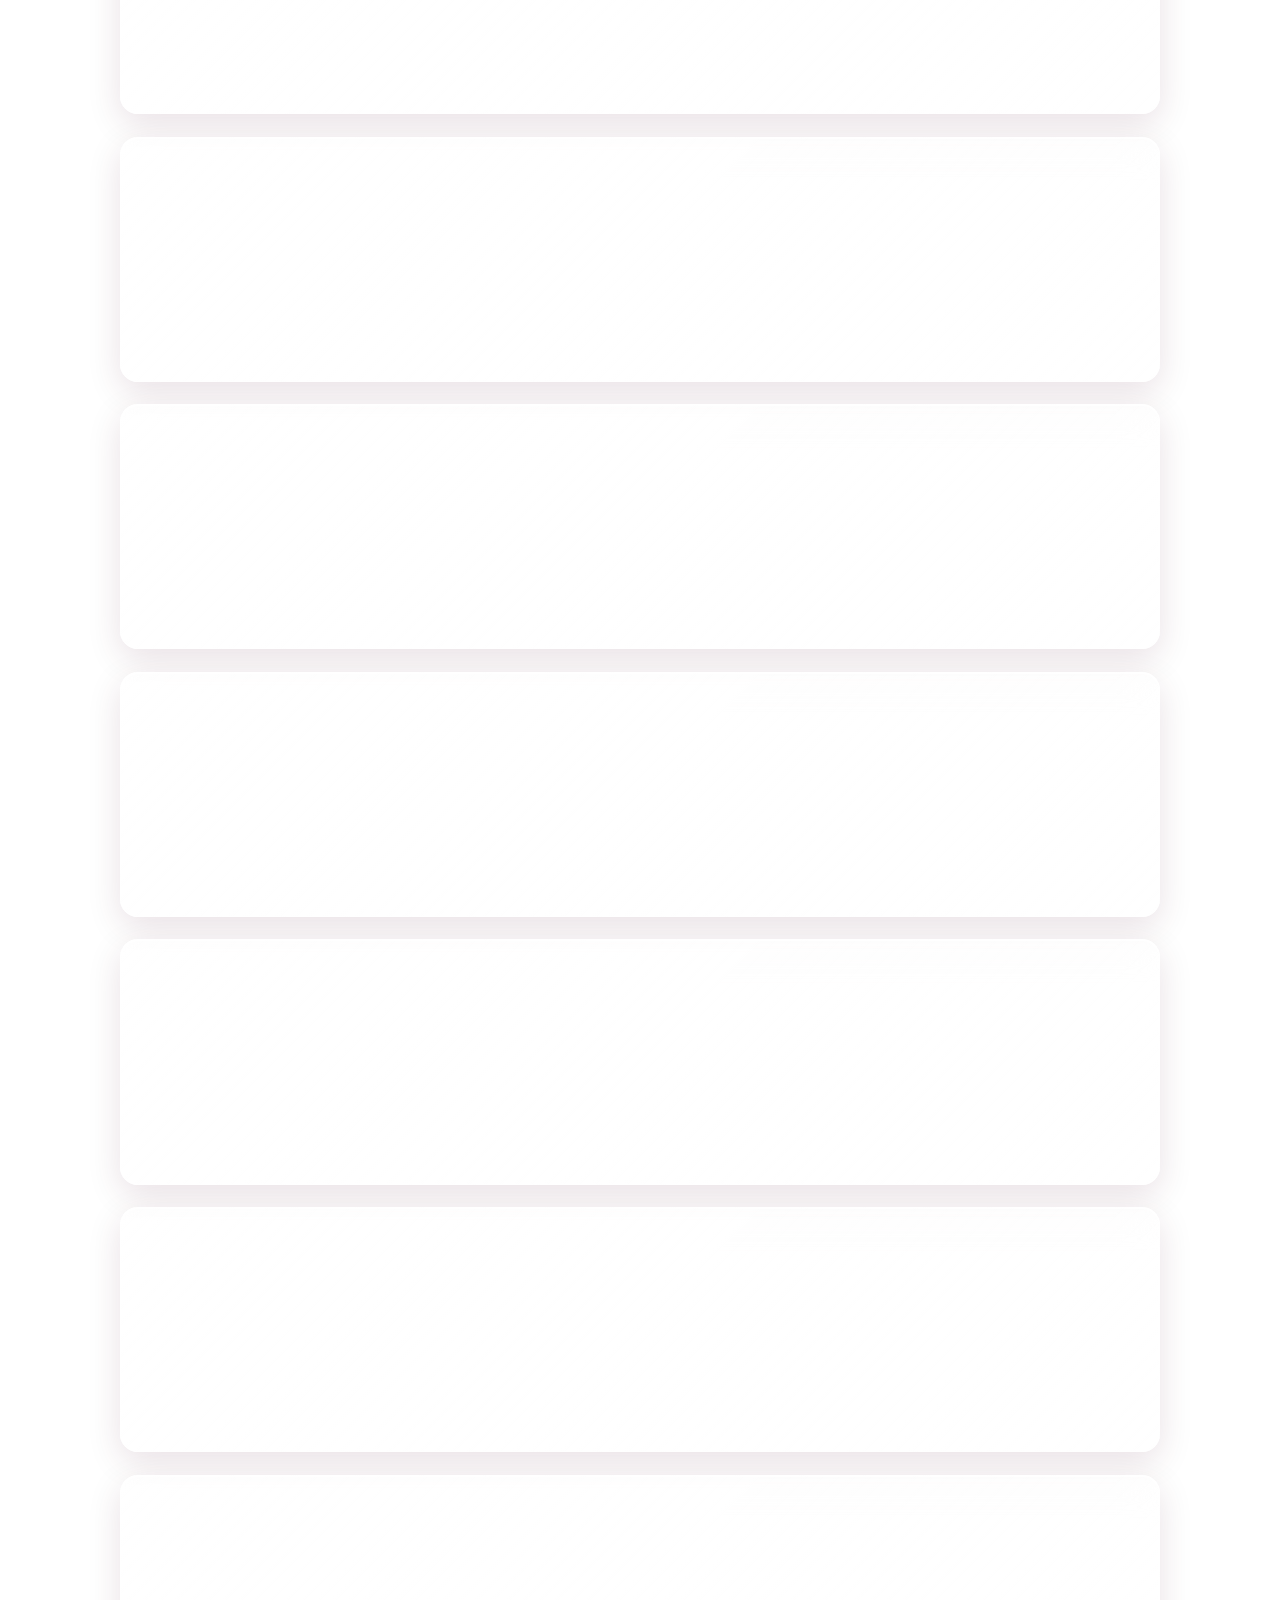
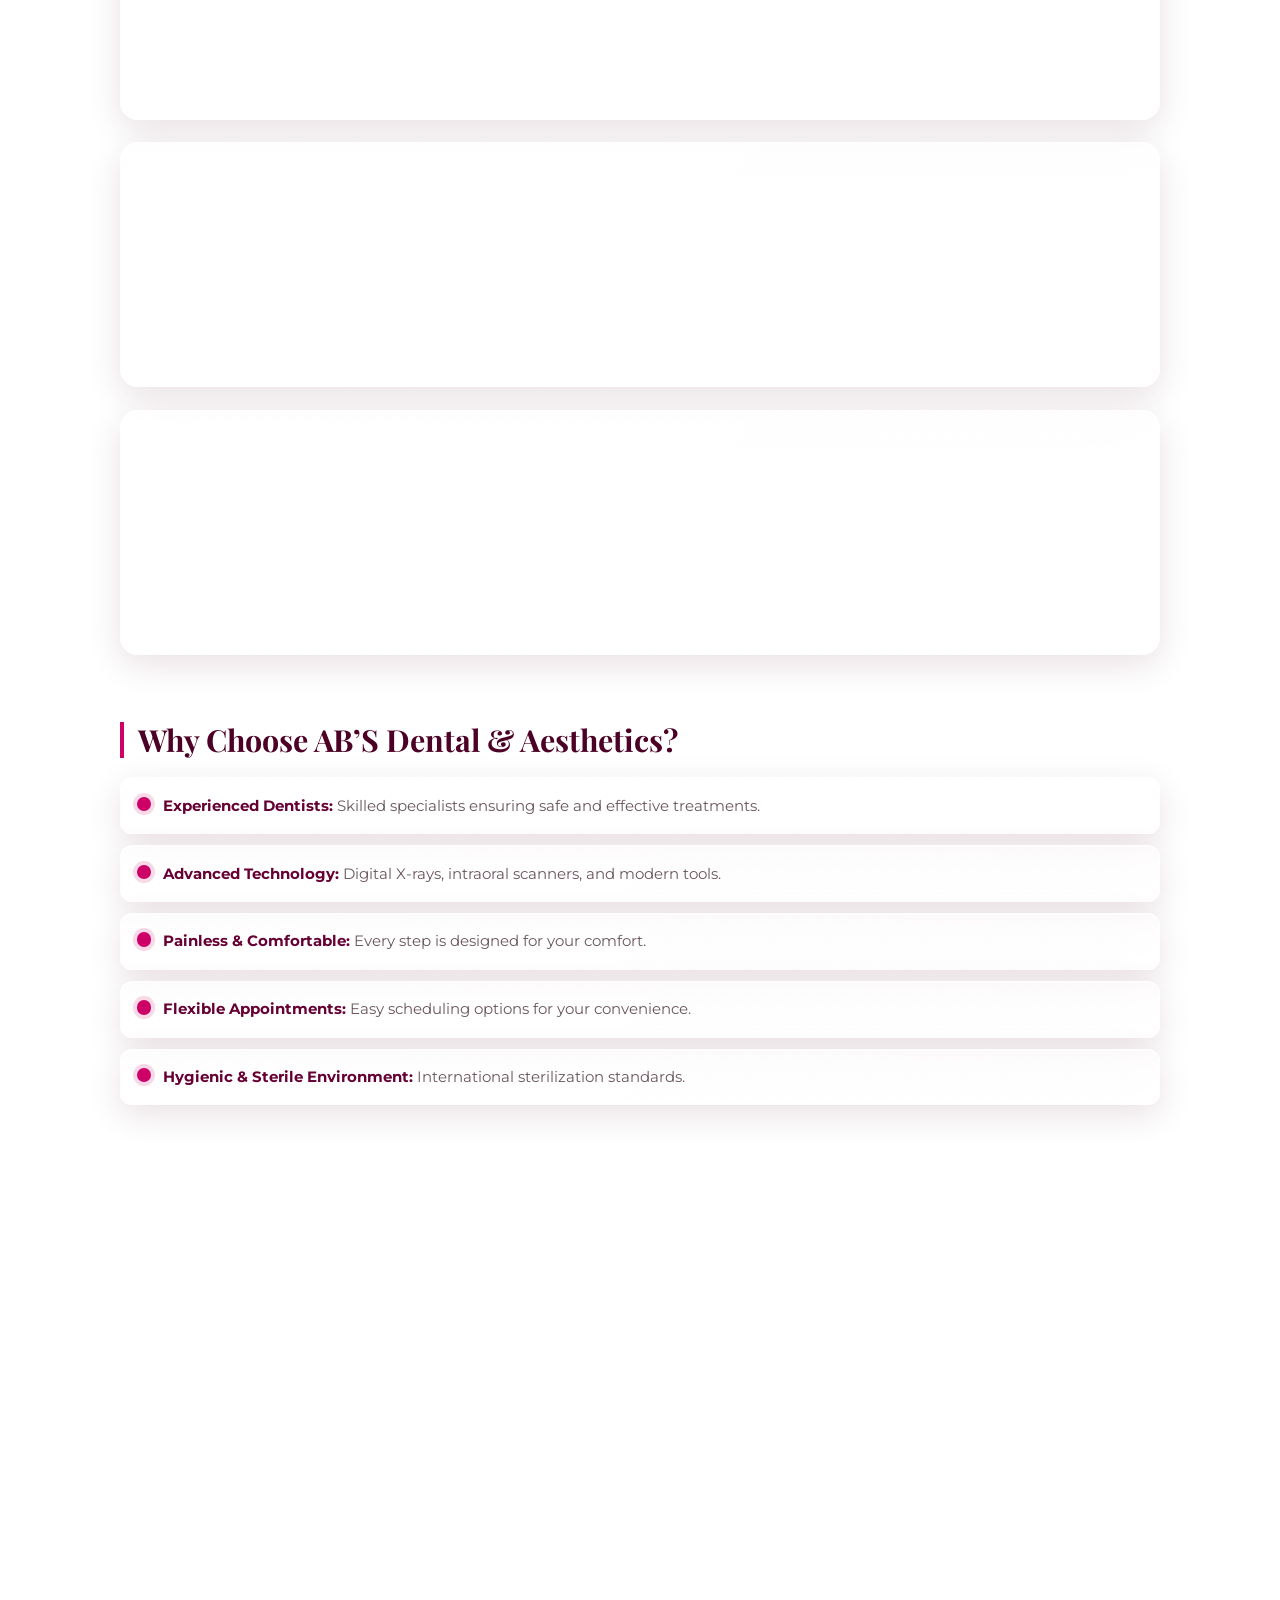
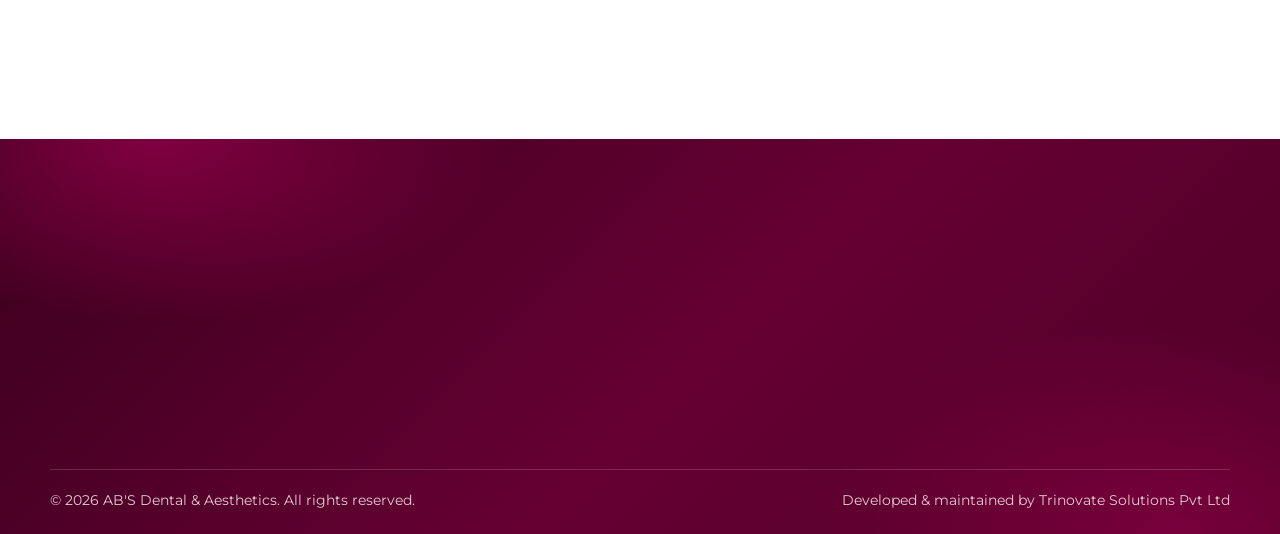
<file: src/dentaltreatment.html>
<!DOCTYPE html>
<html lang="en">
<head>
<meta charset="UTF-8">
<meta name="viewport" content="width=device-width, initial-scale=1">
<script>var d=document.documentElement;d.classList.add("js");setTimeout(function(){if(!d.classList.contains("reveal-ready"))d.classList.add("no-reveal")},3500)</script>
<title>Best Dental Treatments in Guntur | AB’S Dental &amp; Aesthetics</title>
<meta name="description" content="Looking for the best dentist in Guntur? AB’S Dental offers implants, Invisalign, root canal &amp; smile makeover treatments with expert care and modern tech.">
<meta name="robots" content="index, follow, max-image-preview:large">
<link rel="canonical" href="https://absdental.in/src/dentaltreatment.html">
<link rel="alternate" hreflang="en-IN" href="https://absdental.in/src/dentaltreatment.html">
<meta name="theme-color" content="#4d0026">
<link rel="icon" type="image/png" sizes="48x48" href="/media/favicon-48.png">
<link rel="icon" type="image/png" sizes="192x192" href="/media/favicon-192.png">
<link rel="apple-touch-icon" href="/media/apple-touch-icon.png">
<meta property="og:locale" content="en_IN">
<meta property="og:type" content="website">
<meta property="og:site_name" content="AB’S Dental &amp; Aesthetics">
<meta property="og:title" content="Best Dental Treatments in Guntur | AB’S Dental &amp; Aesthetics">
<meta property="og:description" content="Looking for the best dentist in Guntur? AB’S Dental offers implants, Invisalign, root canal &amp; smile makeover treatments with expert care and modern tech.">
<meta property="og:url" content="https://absdental.in/src/dentaltreatment.html">
<meta property="og:image" content="https://absdental.in/media/og-image.jpg">
<meta property="og:image:width" content="1200">
<meta property="og:image:height" content="630">
<meta property="og:image:alt" content="AB’S Dental &amp; Aesthetics clinic in Guntur">
<meta name="twitter:card" content="summary_large_image">
<meta name="twitter:title" content="Best Dental Treatments in Guntur | AB’S Dental &amp; Aesthetics">
<meta name="twitter:description" content="Looking for the best dentist in Guntur? AB’S Dental offers implants, Invisalign, root canal &amp; smile makeover treatments with expert care and modern tech.">
<meta name="twitter:image" content="https://absdental.in/media/og-image.jpg">
<meta name="google-site-verification" content="TLTCp3IsVCpTaIeezahrKRJpem9UY8pmIRuMdUpR8Zo">
<link rel="preconnect" href="https://fonts.googleapis.com"><link rel="preconnect" href="https://fonts.gstatic.com" crossorigin><link rel="stylesheet" href="https://fonts.googleapis.com/css2?family=Montserrat:wght@400;500;600;700&family=Playfair+Display:wght@600;700&display=swap">
<link rel="stylesheet" href="/src/style.css?v=20261013">
<script async src="https://www.googletagmanager.com/gtag/js?id=G-GJ7CJ37LS7"></script>
<script>window.dataLayer=window.dataLayer||[];function gtag(){dataLayer.push(arguments);}gtag('js',new Date());gtag('config','G-GJ7CJ37LS7');</script>
<script type="application/ld+json">
{
  "@context": "https://schema.org",
  "@type": "Service",
  "name": "Dental treatments in Guntur",
  "serviceType": "Dental care",
  "areaServed": {
    "@type": "City",
    "name": "Guntur"
  },
  "provider": {
    "@type": "Dentist",
    "@id": "https://absdental.in/#clinic",
    "name": "AB'S Dental & Aesthetics",
    "url": "https://absdental.in/"
  },
  "url": "https://absdental.in/src/dentaltreatment.html"
}
</script>
<script type="application/ld+json">
{
  "@context": "https://schema.org",
  "@type": "BreadcrumbList",
  "itemListElement": [
    {
      "@type": "ListItem",
      "position": 1,
      "name": "Home",
      "item": "https://absdental.in/"
    },
    {
      "@type": "ListItem",
      "position": 2,
      "name": "Treatments",
      "item": "https://absdental.in/src/treatments.html"
    },
    {
      "@type": "ListItem",
      "position": 3,
      "name": "Dental Treatment",
      "item": "https://absdental.in/src/dentaltreatment.html"
    }
  ]
}
</script>
</head>
<body>
<a class="skip-link" href="#main">Skip to content</a>
<svg width="0" height="0" style="position:absolute" aria-hidden="true" focusable="false"><defs>
<linearGradient id="gTooth" x1="0" y1="0" x2="1" y2="1"><stop offset="0" stop-color="#fff"/><stop offset=".6" stop-color="#f6eef0"/><stop offset="1" stop-color="#dcc6cd"/></linearGradient>
<linearGradient id="gPlum" x1="0" y1="0" x2="1" y2="1"><stop offset="0" stop-color="#e0408f"/><stop offset=".5" stop-color="#b30059"/><stop offset="1" stop-color="#660033"/></linearGradient>
<linearGradient id="gGold" x1="0" y1="0" x2="1" y2="1"><stop offset="0" stop-color="#ffe49a"/><stop offset=".55" stop-color="#f0b845"/><stop offset="1" stop-color="#c98a1c"/></linearGradient>
<linearGradient id="gPink" x1="0" y1="0" x2="0" y2="1"><stop offset="0" stop-color="#ffb3bf"/><stop offset="1" stop-color="#ee7388"/></linearGradient>
<linearGradient id="gMetal" x1="0" y1="0" x2="1" y2="0"><stop offset="0" stop-color="#c9d4da"/><stop offset=".45" stop-color="#f4f8fa"/><stop offset="1" stop-color="#8fa2ac"/></linearGradient>
<path id="tooth" d="M100 40C80 30 55 38 52 65C50 90 62 100 66 125C69 150 72 170 84 170C96 170 94 140 100 140C106 140 104 170 116 170C128 170 131 150 134 125C138 100 150 90 148 65C145 38 120 30 100 40Z"/>
<path id="shine" d="M68 56C64 70 67 84 72 98" stroke="#fff" stroke-width="6" stroke-linecap="round" fill="none" opacity=".95"/>
<path id="spark" d="M0-14Q0 0 14 0Q0 0 0 14Q0 0-14 0Q0 0 0-14Z"/>
</defs></svg>
<div class="topbar"><div class="wrap topbar-in">
  <a class="topbar-loc" href="https://maps.app.goo.gl/wV21Ubjzq2DoTGzA8" target="_blank" rel="noopener"><svg class="ic" aria-hidden="true"><use href="/media/icons.svg#i-pin"/></svg><span>2/13, Bank of India complex, Brodipet, Guntur</span></a>
  <div class="topbar-cta">
    <button type="button" class="btn btn-light btn-sm" data-open-popup>Book an Appointment</button>
    <a class="btn btn-ghost btn-sm" href="tel:+919347062933">Call Us</a>
  </div>
</div></div>
<header class="navbar"><div class="wrap navbar-in">
  <a class="brand" href="/index.html"><img src="/media/LOGO-AB-sm.webp" width="118" height="67" alt="AB’S Dental &amp; Aesthetics – best dental clinic in Guntur"></a>
  <button class="nav-toggle" type="button" aria-label="Open menu" aria-expanded="false" aria-controls="primary-nav"><svg class="ic" aria-hidden="true"><use href="/media/icons.svg#i-bars"/></svg></button>
  <nav class="nav" id="primary-nav" aria-label="Main">
    <button class="nav-close" type="button" aria-label="Close menu"><svg class="ic" aria-hidden="true"><use href="/media/icons.svg#i-close"/></svg></button>
    <div class="has-dd">
      <a href="/src/treatments.html">Treatments</a>
      <button class="dd-toggle" type="button" aria-label="Show treatment categories" aria-expanded="false"><svg class="ic" aria-hidden="true"><use href="/media/icons.svg#i-chev"/></svg></button>
      <div class="dd">
        <a href="/src/dentaltreatment.html">Dental Treatment</a>
        <a href="/src/skintreatment.html">Skin Treatment</a>
        <a href="/src/hairtreatment.html">Hair Treatment</a>
      </div>
    </div>
    <a href="/src/aboutus.html">About Us</a>
    <a href="/src/casestudy.html">Case Study</a>
    <a href="/src/blog.html">Blog</a>
    <div class="nav-social"><a href="https://www.youtube.com/@ABSDentalAesthetics" target="_blank" rel="noopener" aria-label="YouTube"><svg class="ic" aria-hidden="true"><use href="/media/icons.svg#i-yt"/></svg></a><a href="https://www.instagram.com/abs_dental_aesthetics_guntur" target="_blank" rel="noopener" aria-label="Instagram"><svg class="ic" aria-hidden="true"><use href="/media/icons.svg#i-ig"/></svg></a><a href="https://www.facebook.com/profile.php?id=100089572597140" target="_blank" rel="noopener" aria-label="Facebook"><svg class="ic" aria-hidden="true"><use href="/media/icons.svg#i-fb"/></svg></a></div>
  </nav>
  <div class="social"><a href="https://www.youtube.com/@ABSDentalAesthetics" target="_blank" rel="noopener" aria-label="YouTube"><svg class="ic" aria-hidden="true"><use href="/media/icons.svg#i-yt"/></svg></a><a href="https://www.instagram.com/abs_dental_aesthetics_guntur" target="_blank" rel="noopener" aria-label="Instagram"><svg class="ic" aria-hidden="true"><use href="/media/icons.svg#i-ig"/></svg></a><a href="https://www.facebook.com/profile.php?id=100089572597140" target="_blank" rel="noopener" aria-label="Facebook"><svg class="ic" aria-hidden="true"><use href="/media/icons.svg#i-fb"/></svg></a></div>
</div></header>
<a class="wa-float" href="https://wa.me/919347062933?text=Hello%2C%20I%20am%20interested%20in%20booking%20an%20appointment." target="_blank" rel="noopener" aria-label="Chat with AB’S Dental &amp; Aesthetics on WhatsApp"><img src="/media/WA.webp" width="160" height="160" alt="WhatsApp" loading="lazy"></a>

<main id="main"><nav class="crumbs wrap" aria-label="Breadcrumb"><ol><li><a href="/">Home</a></li><li><a href="/src/treatments.html">Treatments</a></li><li aria-current="page">Dental Treatment</li></ol></nav>
  <section class="service-section">
    <div class="container">
      <h1>Best Dental Care in Guntur – AB’S Dental & Aesthetics</h1>
      <p>
        Welcome to <strong>AB’S Dental & Aesthetics</strong>, the
        <strong>Best Dental Care in Guntur</strong>, where healthy smiles meet
        advanced technology and compassionate care. We believe every smile is
        unique, and our mission is to provide personalized dental treatments
        that restore function, enhance beauty, and ensure long-term oral health.
      </p>

      <p>
        Our team of expert dentists offers a full range of
        <strong>dental treatments in Guntur</strong>, combining modern
        equipment, painless techniques, and gentle care to make your dental
        experience comfortable and stress-free.
      </p>

      <figure class="banner" data-reveal="pop"><img src="/media/banner-dental.webp" width="1100" height="480" alt="Dentist treating a patient at AB’S Dental & Aesthetics in Guntur" decoding="async" fetchpriority="high"></figure><h2>Comprehensive Dental Treatments at AB’S Dental & Aesthetics</h2>

      <!-- 1 -->
      <article class="treat"><div class="treat-text" data-reveal="left"><h3>1. General Dentistry</h3>
          <p>
            Good oral health begins with prevention. Our
            <strong>general dentistry services</strong> include regular dental
            check-ups, teeth cleaning, scaling and polishing, fillings, fluoride
            treatments, and oral hygiene education. Early detection and
            preventive care help you maintain strong and healthy teeth for life.
          </p></div><div class="treat-art" aria-hidden="true" data-reveal="pop"><svg viewBox="0 0 200 200"><ellipse cx="100" cy="182" rx="38" ry="6" fill="#4d0026" opacity=".15"/><use href="#tooth" fill="url(#gTooth)" stroke="#d9bcc6" stroke-width="2"/><use href="#shine"/><circle cx="146" cy="52" r="22" fill="url(#gPlum)"/><path d="M135 52l8 8l14-16" stroke="#fff" stroke-width="5" stroke-linecap="round" stroke-linejoin="round" fill="none"/></svg></div></article>

      <!-- 2 -->
      <article class="treat"><div class="treat-text" data-reveal="left"><h3>2. Cosmetic Dentistry</h3>
          <p>
            Your smile is your best accessory! Our
            <strong>cosmetic dental treatments</strong> improve your smile’s
            appearance through:
          </p>
          <ul>
            <li><strong>Teeth Whitening</strong> – Brighten and remove stains.</li>
            <li><strong>Smile Makeover</strong> – Personalized transformation.</li>
            <li>
              <strong>Dental Veneers</strong> – Correct chipped, uneven, or discolored teeth.
            </li>
          </ul></div><div class="treat-art" aria-hidden="true" data-reveal="pop"><svg viewBox="0 0 200 200"><ellipse cx="100" cy="182" rx="38" ry="6" fill="#4d0026" opacity=".15"/><use href="#tooth" fill="url(#gTooth)" stroke="#d9bcc6" stroke-width="2"/><use href="#shine"/><use href="#spark" fill="url(#gGold)" transform="translate(150 50) scale(1.4)"/><use href="#spark" fill="url(#gGold)" transform="translate(48 86) scale(.8)"/><use href="#spark" fill="url(#gPlum)" transform="translate(160 112) scale(.7)"/></svg></div></article>

      <!-- 3 -->
      <article class="treat"><div class="treat-text" data-reveal="left"><h3>3. Root Canal Treatment (RCT)</h3>
          <p>
            Say goodbye to tooth pain! Our
            <strong>painless root canal treatment in Guntur</strong> removes
            infection and saves your natural tooth. Using modern rotary tools
            and digital X-rays, we ensure fast, effective, and comfortable
            treatment.
          </p></div><div class="treat-art" aria-hidden="true" data-reveal="pop"><svg viewBox="0 0 200 200"><ellipse cx="100" cy="182" rx="38" ry="6" fill="#4d0026" opacity=".15"/><use href="#tooth" fill="url(#gTooth)" stroke="#d9bcc6" stroke-width="2"/><ellipse cx="100" cy="78" rx="16" ry="13" fill="url(#gPink)"/><path d="M92 86C89 110 85 135 83 156" stroke="#ee7388" stroke-width="5" stroke-linecap="round" fill="none"/><path d="M108 86C111 110 115 135 117 156" stroke="#ee7388" stroke-width="5" stroke-linecap="round" fill="none"/><use href="#shine"/></svg></div></article>

      <!-- 4 -->
      <article class="treat"><div class="treat-text" data-reveal="left"><h3>4. Dental Implants</h3>
          <p>
            Missing teeth can affect your confidence and oral health. Our
            <strong>dental implant treatments</strong> provide a permanent,
            natural-looking solution using high-quality titanium implants for
            long-lasting, realistic results.
          </p></div><div class="treat-art" aria-hidden="true" data-reveal="pop"><svg viewBox="0 0 200 200"><ellipse cx="100" cy="184" rx="30" ry="5" fill="#4d0026" opacity=".15"/><path d="M84 108L116 108L110 168Q100 178 90 168Z" fill="url(#gMetal)" stroke="#8fa2ac" stroke-width="2"/><path d="M86 124L114 119M87 139L113 134M88 154L112 149" stroke="#7a8f96" stroke-width="3" stroke-linecap="round"/><rect x="88" y="96" width="24" height="14" rx="4" fill="url(#gPlum)"/><path d="M62 68C62 36 138 36 138 68C138 90 128 98 100 98C72 98 62 90 62 68Z" fill="url(#gTooth)" stroke="#d9bcc6" stroke-width="2"/><path d="M74 58C72 66 74 74 78 80" stroke="#fff" stroke-width="6" stroke-linecap="round" fill="none"/></svg></div></article>

      <!-- 5 -->
      <article class="treat"><div class="treat-text" data-reveal="left"><h3>5. Orthodontic Treatments (Braces & Aligners)</h3>
          <p>
            Straighten your smile with our <strong>orthodontic solutions</strong>,
            including traditional braces and invisible aligners. Customized plans
            for all ages ensure comfort and beautiful alignment.
          </p></div><div class="treat-art" aria-hidden="true" data-reveal="pop"><svg viewBox="0 0 200 200"><ellipse cx="100" cy="150" rx="62" ry="6" fill="#4d0026" opacity=".15"/><rect x="38" y="62" width="38" height="76" rx="16" fill="url(#gTooth)" stroke="#d9bcc6" stroke-width="2"/><rect x="81" y="62" width="38" height="76" rx="16" fill="url(#gTooth)" stroke="#d9bcc6" stroke-width="2"/><rect x="124" y="62" width="38" height="76" rx="16" fill="url(#gTooth)" stroke="#d9bcc6" stroke-width="2"/><path d="M26 100H174" stroke="#9aa9b0" stroke-width="4" stroke-linecap="round"/><rect x="49" y="90" width="16" height="20" rx="4" fill="url(#gPlum)"/><rect x="92" y="90" width="16" height="20" rx="4" fill="url(#gPlum)"/><rect x="135" y="90" width="16" height="20" rx="4" fill="url(#gPlum)"/><path d="M26 100H174" stroke="#9aa9b0" stroke-width="3" stroke-linecap="round"/><path d="M46 72V84M89 72V84M132 72V84" stroke="#fff" stroke-width="5" stroke-linecap="round"/></svg></div></article>

      <!-- 6 -->
      <article class="treat"><div class="treat-text" data-reveal="left"><h3>6. Pediatric Dentistry</h3>
          <p>
            We make dental visits fun for kids! Our
            <strong>pediatric dental services</strong> focus on prevention, cavity
            care, and developing lifelong healthy oral habits.
          </p></div><div class="treat-art" aria-hidden="true" data-reveal="pop"><svg viewBox="0 0 200 200"><ellipse cx="100" cy="182" rx="38" ry="6" fill="#4d0026" opacity=".15"/><use href="#tooth" fill="url(#gTooth)" stroke="#d9bcc6" stroke-width="2"/><use href="#shine"/><circle cx="86" cy="80" r="5" fill="#4d0026"/><circle cx="114" cy="80" r="5" fill="#4d0026"/><circle cx="76" cy="94" r="6" fill="#ff9aa9" opacity=".55"/><circle cx="124" cy="94" r="6" fill="#ff9aa9" opacity=".55"/><path d="M89 93Q100 106 111 93" stroke="#4d0026" stroke-width="4" stroke-linecap="round" fill="none"/><use href="#spark" fill="url(#gGold)" transform="translate(152 52) scale(1.3)"/><use href="#spark" fill="url(#gPlum)" transform="translate(46 62) scale(.8)"/></svg></div></article>

      <!-- 7 -->
      <article class="treat"><div class="treat-text" data-reveal="left"><h3>7. Gum Treatments</h3>
          <p>
            Healthy gums are the foundation of a great smile. Our
            <strong>laser gum therapy</strong> and deep cleaning treatments
            effectively manage bleeding gums, infections, and bad breath.
          </p></div><div class="treat-art" aria-hidden="true" data-reveal="pop"><svg viewBox="0 0 200 200"><ellipse cx="100" cy="176" rx="64" ry="6" fill="#4d0026" opacity=".15"/><path d="M72 124C66 72 74 44 100 44C126 44 134 72 128 124Z" fill="url(#gTooth)" stroke="#d9bcc6" stroke-width="2"/><path d="M78 62C75 74 76 88 80 100" stroke="#fff" stroke-width="6" stroke-linecap="round" fill="none"/><path d="M30 120C55 102 80 120 100 110C120 120 145 102 170 120L170 168Q100 180 30 168Z" fill="url(#gPink)"/><path d="M44 128C62 118 80 130 98 122" stroke="#fff" stroke-opacity=".6" stroke-width="5" stroke-linecap="round" fill="none"/><path d="M0 8C-18-6-8-20 0-9C8-20 18-6 0 8Z" fill="#f26d85" transform="translate(152 52) scale(1.2)"/></svg></div></article>

      <!-- 8 -->
      <article class="treat"><div class="treat-text" data-reveal="left"><h3>8. Tooth Extraction & Wisdom Tooth Removal</h3>
          <p>
            When extraction is necessary, our skilled dentists perform it with
            precision and minimal pain, ensuring smooth recovery and care.
          </p></div><div class="treat-art" aria-hidden="true" data-reveal="pop"><svg viewBox="0 0 200 200"><ellipse cx="96" cy="182" rx="34" ry="6" fill="#4d0026" opacity=".15"/><g transform="rotate(-14 100 100) translate(10 8) scale(.92)"><use href="#tooth" fill="url(#gTooth)" stroke="#d9bcc6" stroke-width="2"/><use href="#shine"/></g><circle cx="150" cy="54" r="20" fill="url(#gPlum)"/><path d="M150 64V44M141 53L150 44L159 53" stroke="#fff" stroke-width="4.5" stroke-linecap="round" stroke-linejoin="round" fill="none"/></svg></div></article>

      <!-- 9 -->
      <article class="treat"><div class="treat-text" data-reveal="left"><h3>9. Dental Crowns & Bridges</h3>
          <p>
            Restore damaged or missing teeth with our durable crowns and bridges
            that blend seamlessly with your natural smile.
          </p></div><div class="treat-art" aria-hidden="true" data-reveal="pop"><svg viewBox="0 0 200 200"><ellipse cx="100" cy="160" rx="62" ry="6" fill="#4d0026" opacity=".15"/><rect x="52" y="112" width="14" height="38" rx="7" fill="url(#gTooth)" stroke="#d9bcc6" stroke-width="2"/><rect x="134" y="112" width="14" height="38" rx="7" fill="url(#gTooth)" stroke="#d9bcc6" stroke-width="2"/><rect x="38" y="56" width="38" height="68" rx="16" fill="url(#gGold)" stroke="#d3a03a" stroke-width="2"/><rect x="124" y="56" width="38" height="68" rx="16" fill="url(#gGold)" stroke="#d3a03a" stroke-width="2"/><rect x="70" y="62" width="60" height="56" rx="16" fill="url(#gGold)" stroke="#d3a03a" stroke-width="2"/><path d="M48 68V90M80 74V92M132 68V90" stroke="#fff" stroke-opacity=".8" stroke-width="5" stroke-linecap="round"/></svg></div></article>

      <!-- 10 -->
      <article class="treat"><div class="treat-text" data-reveal="left"><h3>10. Full Mouth Rehabilitation</h3>
          <p>
            Comprehensive solutions for patients with multiple concerns —
            combining restorative and cosmetic dentistry to rebuild your smile.
          </p></div><div class="treat-art" aria-hidden="true" data-reveal="pop"><svg viewBox="0 0 200 200"><ellipse cx="100" cy="150" rx="62" ry="6" fill="#4d0026" opacity=".15"/><path d="M28 130C28 66 172 66 172 130" stroke="url(#gPink)" stroke-width="30" stroke-linecap="round" fill="none"/><g fill="url(#gTooth)" stroke="#d9bcc6" stroke-width="2"><rect x="-11" y="-15" width="22" height="30" rx="9" transform="translate(32 112) rotate(-50)"/><rect x="-11" y="-15" width="22" height="30" rx="9" transform="translate(51 90) rotate(-32)"/><rect x="-11" y="-15" width="22" height="30" rx="9" transform="translate(79 79) rotate(-12)"/><rect x="-11" y="-15" width="22" height="30" rx="9" transform="translate(100 77)"/><rect x="-11" y="-15" width="22" height="30" rx="9" transform="translate(121 79) rotate(12)"/><rect x="-11" y="-15" width="22" height="30" rx="9" transform="translate(149 90) rotate(32)"/><rect x="-11" y="-15" width="22" height="30" rx="9" transform="translate(168 112) rotate(50)"/></g><use href="#spark" fill="url(#gGold)" transform="translate(100 38) scale(1.1)"/></svg></div></article>

      <h2>Why Choose AB’S Dental & Aesthetics?</h2>
      <ul>
        <li><strong>Experienced Dentists:</strong> Skilled specialists ensuring safe and effective treatments.</li>
        <li><strong>Advanced Technology:</strong> Digital X-rays, intraoral scanners, and modern tools.</li>
        <li><strong>Painless & Comfortable:</strong> Every step is designed for your comfort.</li>
        <li><strong>Flexible Appointments:</strong> Easy scheduling options for your convenience.</li>
        <li><strong>Hygienic & Sterile Environment:</strong> International sterilization standards.</li>
      </ul>

      <div class="cta-box" data-reveal="pop">
        <h2>Your Smile, Our Priority</h2>
        <p>
          Whether you need a simple cleaning or a full smile makeover,
          <strong>AB’S Dental & Aesthetics</strong> is your trusted destination for
          the <strong>best dental treatments in Guntur</strong>.
        </p>
        <p><strong>Book your appointment today</strong> and experience world-class dental care with us.</p>
      <button type="button" class="btn btn-light" data-open-popup>Book an Appointment</button></div>
    </div>
  </section>
<nav class="related wrap" aria-label="Related pages" data-reveal="up"><h2>Explore more at AB’S</h2><div><a class="btn btn-outline" href="/src/skintreatment.html">Skin treatments</a><a class="btn btn-outline" href="/src/hairtreatment.html">Hair treatments</a><a class="btn btn-outline" href="/src/blog.html">Read our blog</a><a class="btn btn-outline" href="/src/casestudy.html">See case studies</a></div></nav></main>

<footer class="site-footer"><div class="wrap">
  <div class="footer-grid">
    <div class="footer-brand" data-reveal="up">
      <a href="/index.html"><img src="/media/LOGO-AB-sm.webp" width="150" height="85" alt="AB’S Dental &amp; Aesthetics logo" loading="lazy"></a>
      <p>2/13, Bank of India complex, Brodipet<br>Guntur, Andhra Pradesh 522002</p>
      <p>Email: <a href="mailto:absdental69@gmail.com">absdental69@gmail.com</a><br>Phone: <a href="tel:+919347062933">+91 93470 62933</a>, <a href="tel:+919030044555">+91 90300 44555</a></p>
    </div>
    <div data-reveal="up"><h4>Quick Links</h4><ul>
      <li><a href="/index.html">Home</a></li>
      <li><a href="/src/treatments.html">Treatments</a></li>
      <li><a href="/src/aboutus.html">About Us</a></li>
      <li><a href="/src/casestudy.html">Case Study</a></li>
      <li><a href="/src/blog.html">Blogs</a></li></ul></div>
    <div data-reveal="up"><h4>Treatments</h4><ul>
      <li><a href="/src/dentaltreatment.html">Dental Treatment</a></li>
      <li><a href="/src/skintreatment.html">Skin Treatment</a></li>
      <li><a href="/src/hairtreatment.html">Hair Treatment</a></li></ul></div>
    <div data-reveal="up"><h4>Follow Us</h4><div class="footer-social"><a href="https://www.youtube.com/@ABSDentalAesthetics" target="_blank" rel="noopener" aria-label="YouTube"><svg class="ic" aria-hidden="true"><use href="/media/icons.svg#i-yt"/></svg></a><a href="https://www.instagram.com/abs_dental_aesthetics_guntur" target="_blank" rel="noopener" aria-label="Instagram"><svg class="ic" aria-hidden="true"><use href="/media/icons.svg#i-ig"/></svg></a><a href="https://www.facebook.com/profile.php?id=100089572597140" target="_blank" rel="noopener" aria-label="Facebook"><svg class="ic" aria-hidden="true"><use href="/media/icons.svg#i-fb"/></svg></a></div></div>
  </div>
  <div class="footer-bottom">
    <p>&copy; 2026 AB'S Dental &amp; Aesthetics. All rights reserved.</p>
    <p>Developed &amp; maintained by Trinovate Solutions Pvt Ltd</p>
  </div>
</div></footer>
<div class="modal" id="appointment-modal" role="dialog" aria-modal="true" aria-labelledby="modal-title">
  <div class="modal-box">
    <button class="modal-close" type="button" data-close-popup aria-label="Close"><svg class="ic" aria-hidden="true"><use href="/media/icons.svg#i-close"/></svg></button>
    <h2 id="modal-title">Book an Appointment</h2>
    <p>Leave your details and our team will call you to confirm a time.</p>
    <form id="appointmentForm" class="form" action="/src/sendMail.php" method="post">
      <label>Your name<input type="text" name="name" autocomplete="name" required></label>
      <label>Phone number<input type="tel" name="phone" autocomplete="tel" inputmode="tel" pattern="[0-9+()\-\s]{8,20}" required></label>
      <label>Email (optional)<input type="email" name="email" autocomplete="email"></label>
      <label>I am interested in
        <select name="disease" id="category" required>
          <option value="" disabled selected>Select an option</option>
          <option value="Dental">Dental</option>
          <option value="Skin">Skin</option>
          <option value="Hair">Hair</option>
        </select>
      </label>
      <label>Preferred date (optional)<input type="date" name="date" id="appt-date"></label>
      <input type="hidden" name="service" id="svc">
      <div class="hp" aria-hidden="true"><label>Website<input type="text" name="website" tabindex="-1" autocomplete="off"></label></div>
      <button class="btn btn-primary" type="submit">Request Appointment</button>
      <p class="form-note" role="status" aria-live="polite"></p>
    </form>
  </div>
</div>
<script src="/src/script.js?v=20261013" defer></script>
</body>
</html>
</file>
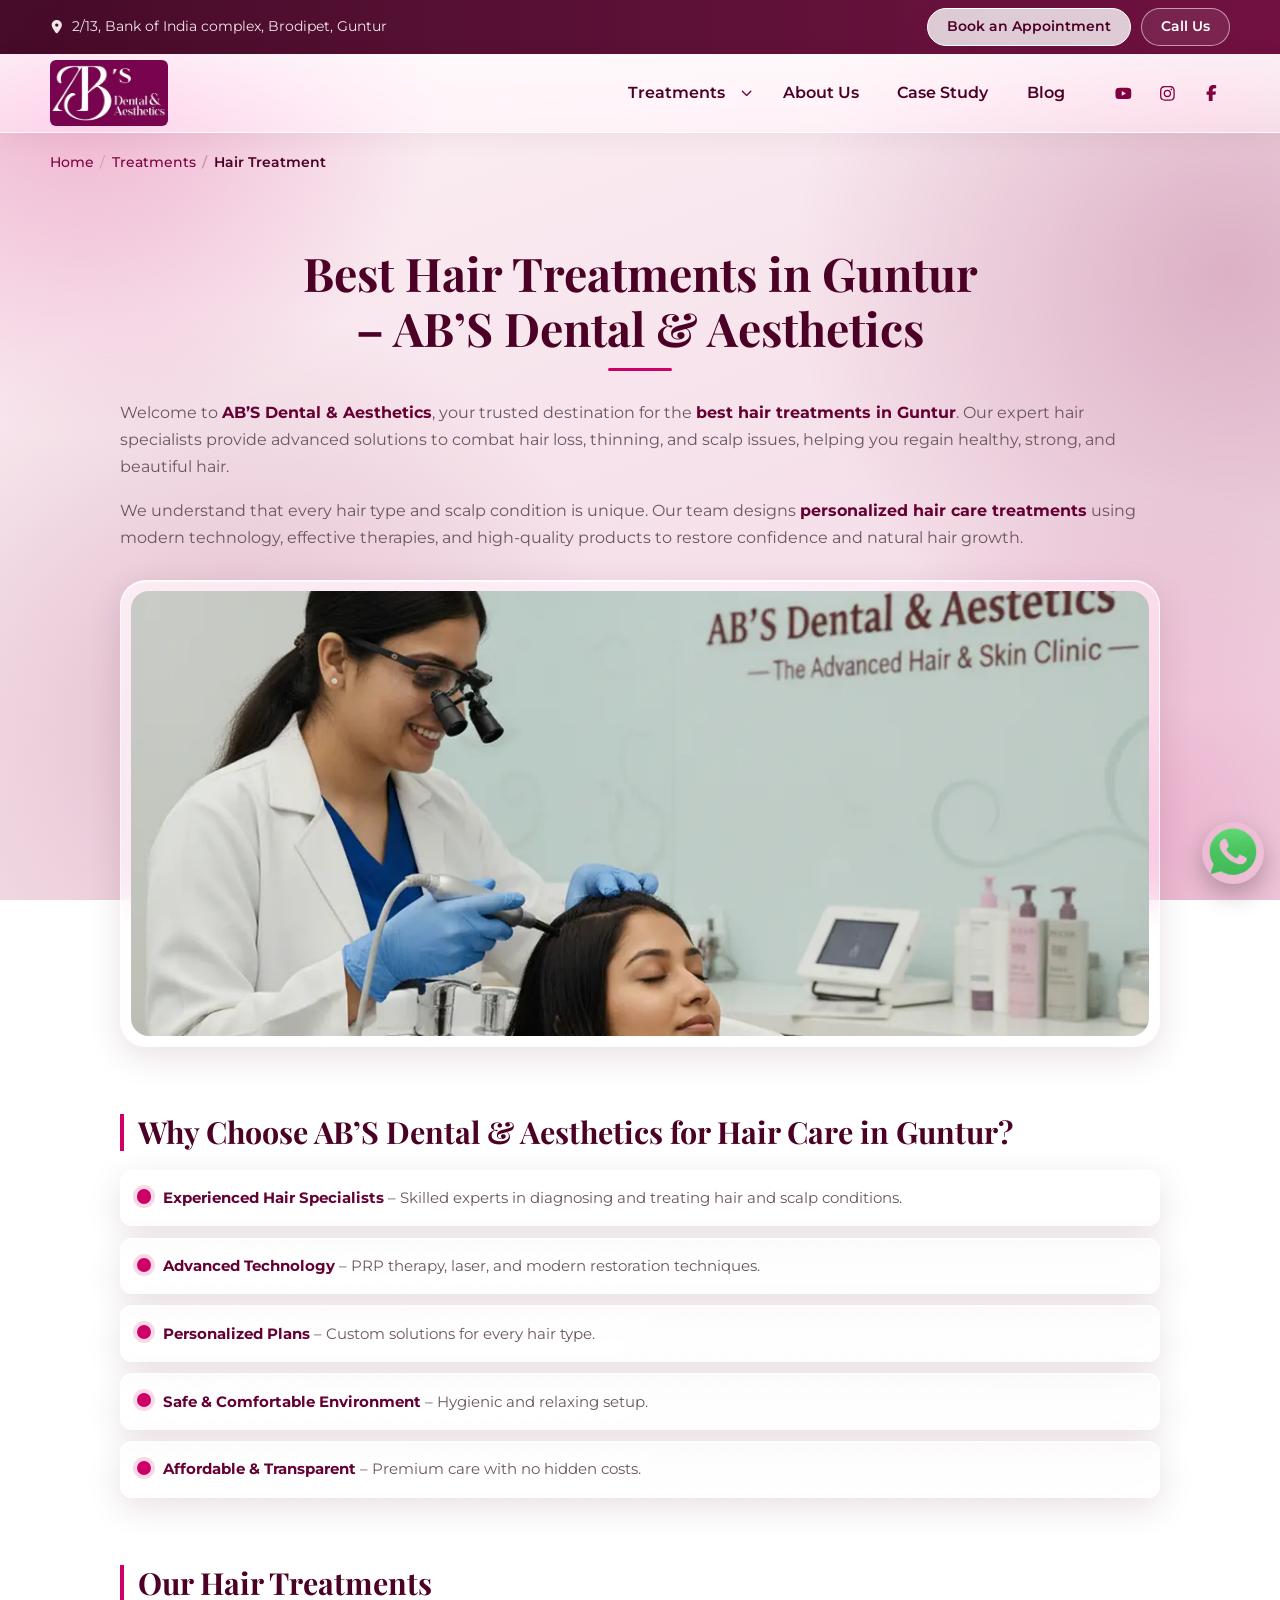
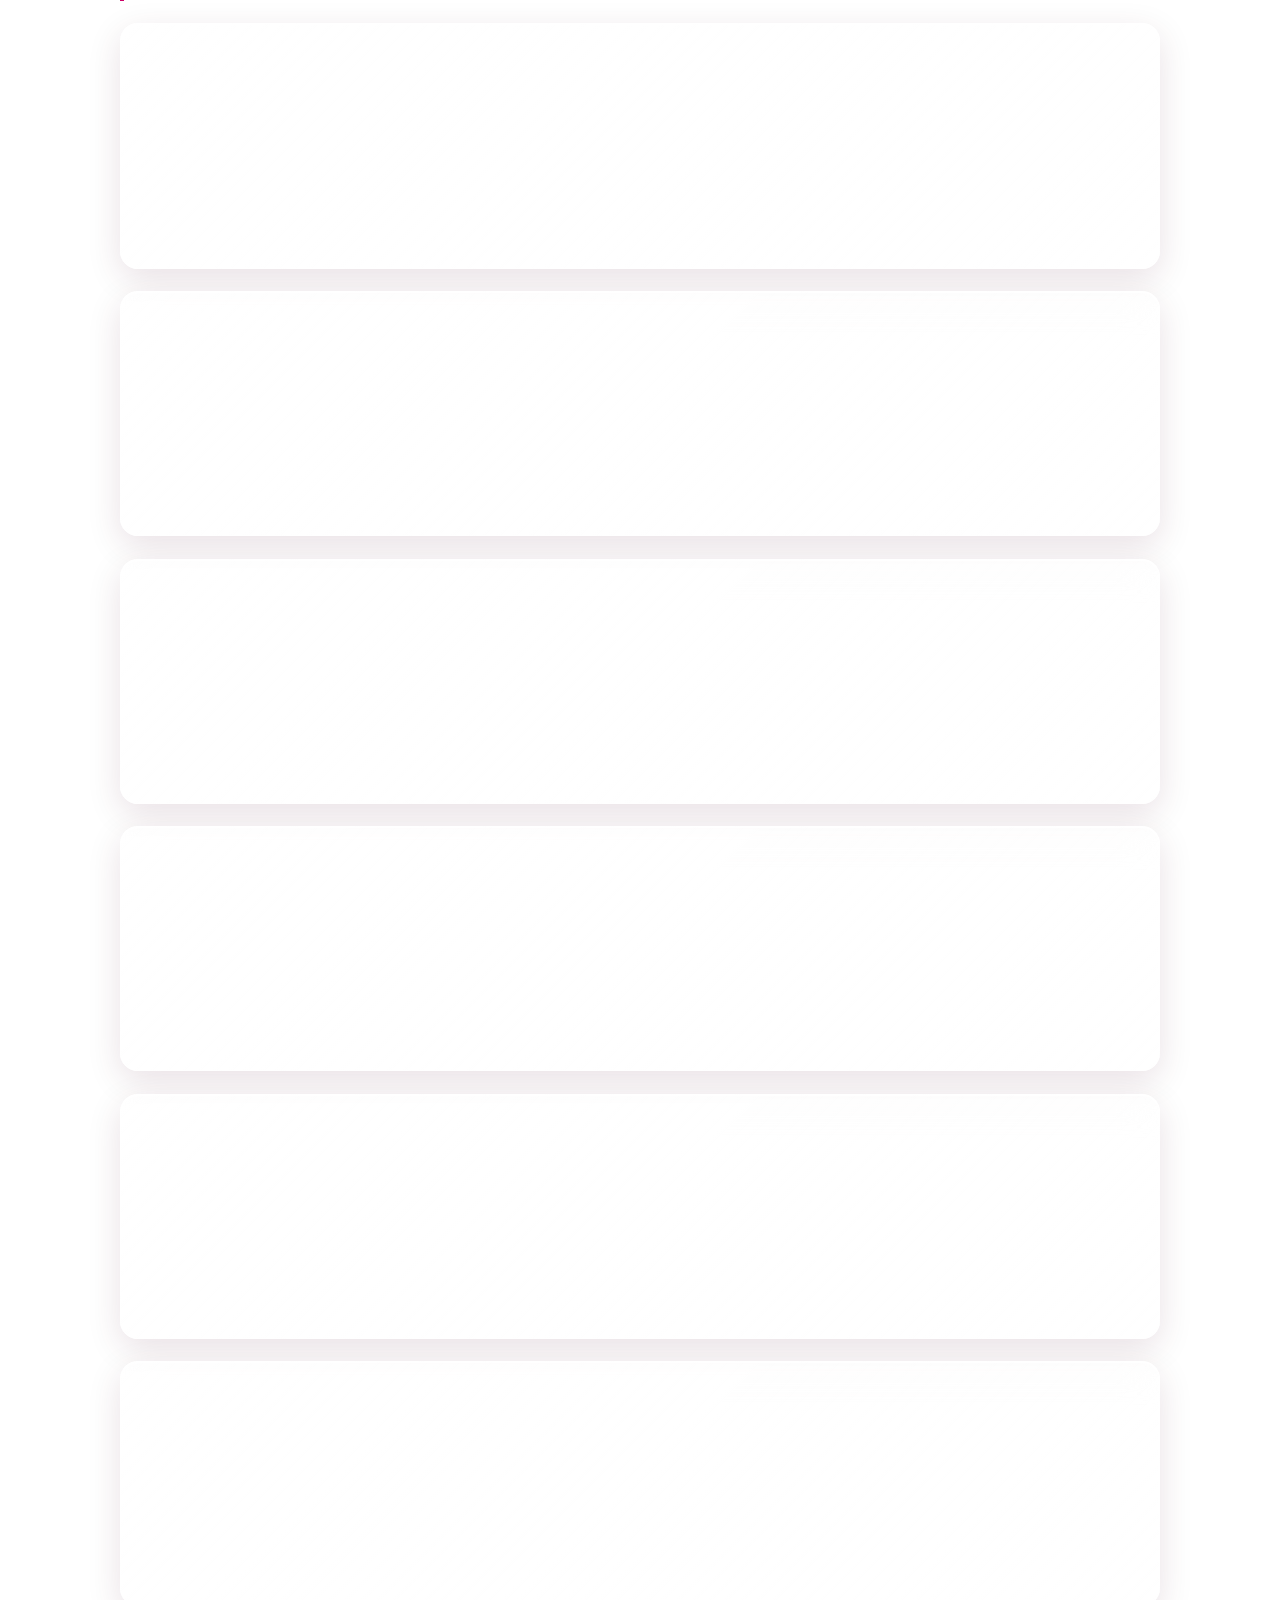
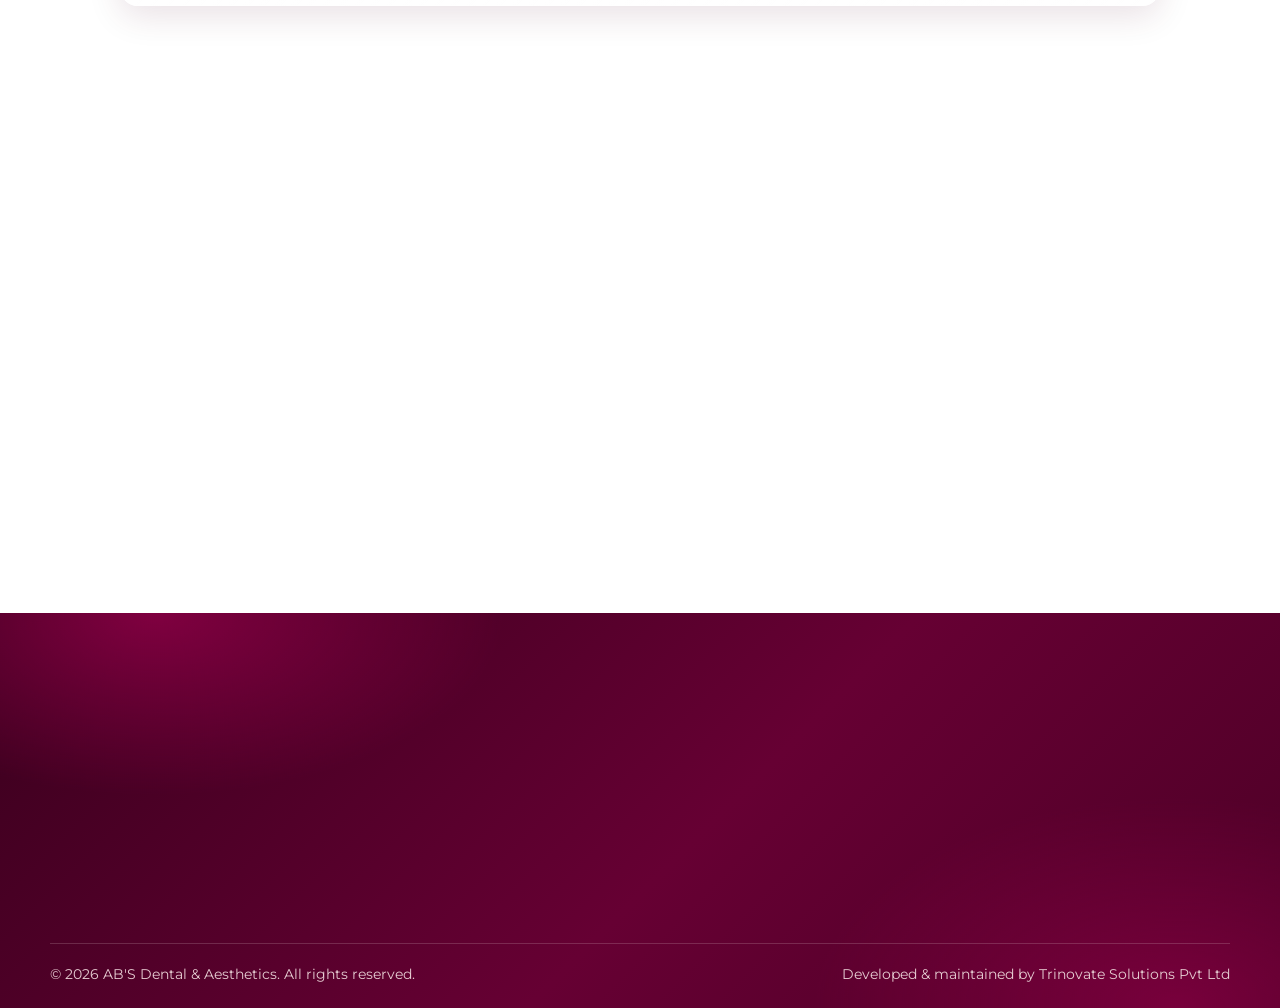
<file: src/hairtreatment.html>
<!DOCTYPE html>
<html lang="en">
<head>
<meta charset="UTF-8">
<meta name="viewport" content="width=device-width, initial-scale=1">
<script>var d=document.documentElement;d.classList.add("js");setTimeout(function(){if(!d.classList.contains("reveal-ready"))d.classList.add("no-reveal")},3500)</script>
<title>Best Hair Treatment in Guntur | AB’S Dental &amp; Aesthetics</title>
<meta name="description" content="Get the best hair treatment in Guntur for hair fall, hair loss &amp; regrowth. AB’S Aesthetics offers PRP, laser &amp; advanced hair restoration. Book now!">
<meta name="robots" content="index, follow, max-image-preview:large">
<link rel="canonical" href="https://absdental.in/src/hairtreatment.html">
<link rel="alternate" hreflang="en-IN" href="https://absdental.in/src/hairtreatment.html">
<meta name="theme-color" content="#4d0026">
<link rel="icon" type="image/png" sizes="48x48" href="/media/favicon-48.png">
<link rel="icon" type="image/png" sizes="192x192" href="/media/favicon-192.png">
<link rel="apple-touch-icon" href="/media/apple-touch-icon.png">
<meta property="og:locale" content="en_IN">
<meta property="og:type" content="website">
<meta property="og:site_name" content="AB’S Dental &amp; Aesthetics">
<meta property="og:title" content="Best Hair Treatment in Guntur | AB’S Dental &amp; Aesthetics">
<meta property="og:description" content="Get the best hair treatment in Guntur for hair fall, hair loss &amp; regrowth. AB’S Aesthetics offers PRP, laser &amp; advanced hair restoration. Book now!">
<meta property="og:url" content="https://absdental.in/src/hairtreatment.html">
<meta property="og:image" content="https://absdental.in/media/og-image.jpg">
<meta property="og:image:width" content="1200">
<meta property="og:image:height" content="630">
<meta property="og:image:alt" content="AB’S Dental &amp; Aesthetics clinic in Guntur">
<meta name="twitter:card" content="summary_large_image">
<meta name="twitter:title" content="Best Hair Treatment in Guntur | AB’S Dental &amp; Aesthetics">
<meta name="twitter:description" content="Get the best hair treatment in Guntur for hair fall, hair loss &amp; regrowth. AB’S Aesthetics offers PRP, laser &amp; advanced hair restoration. Book now!">
<meta name="twitter:image" content="https://absdental.in/media/og-image.jpg">
<meta name="google-site-verification" content="TLTCp3IsVCpTaIeezahrKRJpem9UY8pmIRuMdUpR8Zo">
<link rel="preconnect" href="https://fonts.googleapis.com"><link rel="preconnect" href="https://fonts.gstatic.com" crossorigin><link rel="stylesheet" href="https://fonts.googleapis.com/css2?family=Montserrat:wght@400;500;600;700&family=Playfair+Display:wght@600;700&display=swap">
<link rel="stylesheet" href="/src/style.css?v=20261013">
<script async src="https://www.googletagmanager.com/gtag/js?id=G-GJ7CJ37LS7"></script>
<script>window.dataLayer=window.dataLayer||[];function gtag(){dataLayer.push(arguments);}gtag('js',new Date());gtag('config','G-GJ7CJ37LS7');</script>
<script type="application/ld+json">
{
  "@context": "https://schema.org",
  "@type": "Service",
  "name": "Hair treatments in Guntur",
  "serviceType": "Hair care",
  "areaServed": {
    "@type": "City",
    "name": "Guntur"
  },
  "provider": {
    "@type": "Dentist",
    "@id": "https://absdental.in/#clinic",
    "name": "AB'S Dental & Aesthetics",
    "url": "https://absdental.in/"
  },
  "url": "https://absdental.in/src/hairtreatment.html"
}
</script>
<script type="application/ld+json">
{
  "@context": "https://schema.org",
  "@type": "BreadcrumbList",
  "itemListElement": [
    {
      "@type": "ListItem",
      "position": 1,
      "name": "Home",
      "item": "https://absdental.in/"
    },
    {
      "@type": "ListItem",
      "position": 2,
      "name": "Treatments",
      "item": "https://absdental.in/src/treatments.html"
    },
    {
      "@type": "ListItem",
      "position": 3,
      "name": "Hair Treatment",
      "item": "https://absdental.in/src/hairtreatment.html"
    }
  ]
}
</script>
</head>
<body>
<a class="skip-link" href="#main">Skip to content</a>
<svg width="0" height="0" style="position:absolute" aria-hidden="true" focusable="false"><defs>
<linearGradient id="gTooth" x1="0" y1="0" x2="1" y2="1"><stop offset="0" stop-color="#fff"/><stop offset=".6" stop-color="#f6eef0"/><stop offset="1" stop-color="#dcc6cd"/></linearGradient>
<linearGradient id="gPlum" x1="0" y1="0" x2="1" y2="1"><stop offset="0" stop-color="#e0408f"/><stop offset=".5" stop-color="#b30059"/><stop offset="1" stop-color="#660033"/></linearGradient>
<linearGradient id="gGold" x1="0" y1="0" x2="1" y2="1"><stop offset="0" stop-color="#ffe49a"/><stop offset=".55" stop-color="#f0b845"/><stop offset="1" stop-color="#c98a1c"/></linearGradient>
<linearGradient id="gPink" x1="0" y1="0" x2="0" y2="1"><stop offset="0" stop-color="#ffb3bf"/><stop offset="1" stop-color="#ee7388"/></linearGradient>
<linearGradient id="gMetal" x1="0" y1="0" x2="1" y2="0"><stop offset="0" stop-color="#c9d4da"/><stop offset=".45" stop-color="#f4f8fa"/><stop offset="1" stop-color="#8fa2ac"/></linearGradient>
<path id="tooth" d="M100 40C80 30 55 38 52 65C50 90 62 100 66 125C69 150 72 170 84 170C96 170 94 140 100 140C106 140 104 170 116 170C128 170 131 150 134 125C138 100 150 90 148 65C145 38 120 30 100 40Z"/>
<path id="shine" d="M68 56C64 70 67 84 72 98" stroke="#fff" stroke-width="6" stroke-linecap="round" fill="none" opacity=".95"/>
<path id="spark" d="M0-14Q0 0 14 0Q0 0 0 14Q0 0-14 0Q0 0 0-14Z"/>
</defs></svg>
<div class="topbar"><div class="wrap topbar-in">
  <a class="topbar-loc" href="https://maps.app.goo.gl/wV21Ubjzq2DoTGzA8" target="_blank" rel="noopener"><svg class="ic" aria-hidden="true"><use href="/media/icons.svg#i-pin"/></svg><span>2/13, Bank of India complex, Brodipet, Guntur</span></a>
  <div class="topbar-cta">
    <button type="button" class="btn btn-light btn-sm" data-open-popup>Book an Appointment</button>
    <a class="btn btn-ghost btn-sm" href="tel:+919347062933">Call Us</a>
  </div>
</div></div>
<header class="navbar"><div class="wrap navbar-in">
  <a class="brand" href="/index.html"><img src="/media/LOGO-AB-sm.webp" width="118" height="67" alt="AB’S Dental &amp; Aesthetics – best dental clinic in Guntur"></a>
  <button class="nav-toggle" type="button" aria-label="Open menu" aria-expanded="false" aria-controls="primary-nav"><svg class="ic" aria-hidden="true"><use href="/media/icons.svg#i-bars"/></svg></button>
  <nav class="nav" id="primary-nav" aria-label="Main">
    <button class="nav-close" type="button" aria-label="Close menu"><svg class="ic" aria-hidden="true"><use href="/media/icons.svg#i-close"/></svg></button>
    <div class="has-dd">
      <a href="/src/treatments.html">Treatments</a>
      <button class="dd-toggle" type="button" aria-label="Show treatment categories" aria-expanded="false"><svg class="ic" aria-hidden="true"><use href="/media/icons.svg#i-chev"/></svg></button>
      <div class="dd">
        <a href="/src/dentaltreatment.html">Dental Treatment</a>
        <a href="/src/skintreatment.html">Skin Treatment</a>
        <a href="/src/hairtreatment.html">Hair Treatment</a>
      </div>
    </div>
    <a href="/src/aboutus.html">About Us</a>
    <a href="/src/casestudy.html">Case Study</a>
    <a href="/src/blog.html">Blog</a>
    <div class="nav-social"><a href="https://www.youtube.com/@ABSDentalAesthetics" target="_blank" rel="noopener" aria-label="YouTube"><svg class="ic" aria-hidden="true"><use href="/media/icons.svg#i-yt"/></svg></a><a href="https://www.instagram.com/abs_dental_aesthetics_guntur" target="_blank" rel="noopener" aria-label="Instagram"><svg class="ic" aria-hidden="true"><use href="/media/icons.svg#i-ig"/></svg></a><a href="https://www.facebook.com/profile.php?id=100089572597140" target="_blank" rel="noopener" aria-label="Facebook"><svg class="ic" aria-hidden="true"><use href="/media/icons.svg#i-fb"/></svg></a></div>
  </nav>
  <div class="social"><a href="https://www.youtube.com/@ABSDentalAesthetics" target="_blank" rel="noopener" aria-label="YouTube"><svg class="ic" aria-hidden="true"><use href="/media/icons.svg#i-yt"/></svg></a><a href="https://www.instagram.com/abs_dental_aesthetics_guntur" target="_blank" rel="noopener" aria-label="Instagram"><svg class="ic" aria-hidden="true"><use href="/media/icons.svg#i-ig"/></svg></a><a href="https://www.facebook.com/profile.php?id=100089572597140" target="_blank" rel="noopener" aria-label="Facebook"><svg class="ic" aria-hidden="true"><use href="/media/icons.svg#i-fb"/></svg></a></div>
</div></header>
<a class="wa-float" href="https://wa.me/919347062933?text=Hello%2C%20I%20am%20interested%20in%20booking%20an%20appointment." target="_blank" rel="noopener" aria-label="Chat with AB’S Dental &amp; Aesthetics on WhatsApp"><img src="/media/WA.webp" width="160" height="160" alt="WhatsApp" loading="lazy"></a>

<main id="main"><nav class="crumbs wrap" aria-label="Breadcrumb"><ol><li><a href="/">Home</a></li><li><a href="/src/treatments.html">Treatments</a></li><li aria-current="page">Hair Treatment</li></ol></nav>
  <section class="service-section">
    <div class="container">
      <h1>Best Hair Treatments in Guntur – AB’S Dental & Aesthetics</h1>
      <p>
        Welcome to <strong>AB’S Dental & Aesthetics</strong>, your trusted
        destination for the <strong>best hair treatments in Guntur</strong>.
        Our expert hair specialists provide advanced solutions to combat hair
        loss, thinning, and scalp issues, helping you regain healthy, strong,
        and beautiful hair.
      </p>

      <p>
        We understand that every hair type and scalp condition is unique. Our
        team designs <strong>personalized hair care treatments</strong> using
        modern technology, effective therapies, and high-quality products to
        restore confidence and natural hair growth.
      </p>

      <figure class="banner" data-reveal="pop"><img src="/media/banner-hair.webp" width="1100" height="480" alt="Hair treatment and PRP therapy at AB’S Aesthetics in Guntur" decoding="async" fetchpriority="high"></figure><h2>Why Choose AB’S Dental & Aesthetics for Hair Care in Guntur?</h2>
      <ul>
        <li><strong>Experienced Hair Specialists</strong> – Skilled experts in diagnosing and treating hair and scalp conditions.</li>
        <li><strong>Advanced Technology</strong> – PRP therapy, laser, and modern restoration techniques.</li>
        <li><strong>Personalized Plans</strong> – Custom solutions for every hair type.</li>
        <li><strong>Safe & Comfortable Environment</strong> – Hygienic and relaxing setup.</li>
        <li><strong>Affordable & Transparent</strong> – Premium care with no hidden costs.</li>
      </ul>

      <h2>Our Hair Treatments</h2>

      <!-- 1 -->
      <article class="treat"><div class="treat-text" data-reveal="left"><h3>1. Hair Fall Treatment</h3>
          <p>
            Stop hair loss and strengthen your roots with our advanced hair fall
            treatments. We identify the cause of hair thinning and provide
            effective solutions including topical therapies, nutritional guidance,
            and scalp treatments.
          </p></div><div class="treat-art" aria-hidden="true" data-reveal="pop"><svg viewBox="0 0 200 200"><ellipse cx="100" cy="184" rx="42" ry="7" fill="#4d0026" opacity=".16"/><rect x="36" y="28" width="128" height="128" rx="42" fill="url(#gPlum)"/><path d="M52 68C60 44 92 36 126 40" stroke="#fff" stroke-width="7" stroke-linecap="round" fill="none" opacity=".5"/><use href="/media/icons.svg#i-leaf" x="68" y="60" width="64" height="64" fill="#fff"/><use href="#spark" fill="url(#gGold)" transform="translate(160 38)"/></svg></div></article>

      <!-- 2 -->
      <article class="treat"><div class="treat-text" data-reveal="left"><h3>2. PRP Hair Therapy</h3>
          <p>
            Platelet-Rich Plasma (PRP) therapy stimulates hair follicles and
            promotes natural hair regrowth. This safe, non-surgical treatment
            enhances density and revitalizes your scalp.
          </p></div><div class="treat-art" aria-hidden="true" data-reveal="pop"><svg viewBox="0 0 200 200"><ellipse cx="100" cy="184" rx="42" ry="7" fill="#4d0026" opacity=".16"/><rect x="36" y="28" width="128" height="128" rx="42" fill="url(#gPlum)"/><path d="M52 68C60 44 92 36 126 40" stroke="#fff" stroke-width="7" stroke-linecap="round" fill="none" opacity=".5"/><use href="/media/icons.svg#i-syringe" x="68" y="60" width="64" height="64" fill="#fff"/><use href="#spark" fill="url(#gGold)" transform="translate(160 38)"/></svg></div></article>

      <!-- 3 -->
      <article class="treat"><div class="treat-text" data-reveal="left"><h3>3. Hair Transplant</h3>
          <p>
            Our hair transplant procedures, including FUE and FUT, restore
            hair in bald or thinning areas. Performed by skilled surgeons for
            natural results with minimal downtime.
          </p></div><div class="treat-art" aria-hidden="true" data-reveal="pop"><svg viewBox="0 0 200 200"><ellipse cx="100" cy="184" rx="42" ry="7" fill="#4d0026" opacity=".16"/><rect x="36" y="28" width="128" height="128" rx="42" fill="url(#gPlum)"/><path d="M52 68C60 44 92 36 126 40" stroke="#fff" stroke-width="7" stroke-linecap="round" fill="none" opacity=".5"/><use href="/media/icons.svg#i-seedling" x="68" y="60" width="64" height="64" fill="#fff"/><use href="#spark" fill="url(#gGold)" transform="translate(160 38)"/></svg></div></article>

      <!-- 4 -->
      <article class="treat"><div class="treat-text" data-reveal="left"><h3>4. Scalp Treatments</h3>
          <p>
            Treat dryness, dandruff, irritation, and infections with our
            specialized scalp therapies. These improve scalp health for
            stronger, healthier hair.
          </p></div><div class="treat-art" aria-hidden="true" data-reveal="pop"><svg viewBox="0 0 200 200"><ellipse cx="100" cy="184" rx="42" ry="7" fill="#4d0026" opacity=".16"/><rect x="36" y="28" width="128" height="128" rx="42" fill="url(#gPlum)"/><path d="M52 68C60 44 92 36 126 40" stroke="#fff" stroke-width="7" stroke-linecap="round" fill="none" opacity=".5"/><use href="/media/icons.svg#i-handheart" x="68" y="60" width="64" height="64" fill="#fff"/><use href="#spark" fill="url(#gGold)" transform="translate(160 38)"/></svg></div></article>

      <!-- 5 -->
      <article class="treat"><div class="treat-text" data-reveal="left"><h3>5. Hair Strengthening & Rejuvenation</h3>
          <p>
            Rejuvenate and strengthen hair with advanced serums and therapies
            that boost shine, reduce breakage, and add volume.
          </p></div><div class="treat-art" aria-hidden="true" data-reveal="pop"><svg viewBox="0 0 200 200"><ellipse cx="100" cy="184" rx="42" ry="7" fill="#4d0026" opacity=".16"/><rect x="36" y="28" width="128" height="128" rx="42" fill="url(#gPlum)"/><path d="M52 68C60 44 92 36 126 40" stroke="#fff" stroke-width="7" stroke-linecap="round" fill="none" opacity=".5"/><use href="/media/icons.svg#i-gem" x="68" y="60" width="64" height="64" fill="#fff"/><use href="#spark" fill="url(#gGold)" transform="translate(160 38)"/></svg></div></article>

      <!-- 6 -->
      <article class="treat"><div class="treat-text" data-reveal="left"><h3>6. Anti-Hair Thinning Therapy</h3>
          <p>
            Combat thinning hair with targeted treatments that stimulate growth,
            nourish follicles, and maintain long-term hair health.
          </p></div><div class="treat-art" aria-hidden="true" data-reveal="pop"><svg viewBox="0 0 200 200"><ellipse cx="100" cy="184" rx="42" ry="7" fill="#4d0026" opacity=".16"/><rect x="36" y="28" width="128" height="128" rx="42" fill="url(#gPlum)"/><path d="M52 68C60 44 92 36 126 40" stroke="#fff" stroke-width="7" stroke-linecap="round" fill="none" opacity=".5"/><use href="/media/icons.svg#i-chart" x="68" y="60" width="64" height="64" fill="#fff"/><use href="#spark" fill="url(#gGold)" transform="translate(160 38)"/></svg></div></article>

      <div class="cta-box" data-reveal="pop"><h2>Book Your Hair Consultation Today</h2>
      <p>
        Achieve healthy, strong, and beautiful hair with
        <strong>AB’S Dental & Aesthetics</strong> — the
        <strong>best hair treatments in Guntur</strong>.
      </p>
      <p><strong>Book your appointment today</strong> and start your journey to natural, confident hair.</p>
    <button type="button" class="btn btn-light" data-open-popup>Book an Appointment</button></div></div>
  </section>
<nav class="related wrap" aria-label="Related pages" data-reveal="up"><h2>Explore more at AB’S</h2><div><a class="btn btn-outline" href="/src/dentaltreatment.html">Dental treatments</a><a class="btn btn-outline" href="/src/skintreatment.html">Skin treatments</a><a class="btn btn-outline" href="/src/blog.html">Read our blog</a><a class="btn btn-outline" href="/src/casestudy.html">See case studies</a></div></nav></main>

<footer class="site-footer"><div class="wrap">
  <div class="footer-grid">
    <div class="footer-brand" data-reveal="up">
      <a href="/index.html"><img src="/media/LOGO-AB-sm.webp" width="150" height="85" alt="AB’S Dental &amp; Aesthetics logo" loading="lazy"></a>
      <p>2/13, Bank of India complex, Brodipet<br>Guntur, Andhra Pradesh 522002</p>
      <p>Email: <a href="mailto:absdental69@gmail.com">absdental69@gmail.com</a><br>Phone: <a href="tel:+919347062933">+91 93470 62933</a>, <a href="tel:+919030044555">+91 90300 44555</a></p>
    </div>
    <div data-reveal="up"><h4>Quick Links</h4><ul>
      <li><a href="/index.html">Home</a></li>
      <li><a href="/src/treatments.html">Treatments</a></li>
      <li><a href="/src/aboutus.html">About Us</a></li>
      <li><a href="/src/casestudy.html">Case Study</a></li>
      <li><a href="/src/blog.html">Blogs</a></li></ul></div>
    <div data-reveal="up"><h4>Treatments</h4><ul>
      <li><a href="/src/dentaltreatment.html">Dental Treatment</a></li>
      <li><a href="/src/skintreatment.html">Skin Treatment</a></li>
      <li><a href="/src/hairtreatment.html">Hair Treatment</a></li></ul></div>
    <div data-reveal="up"><h4>Follow Us</h4><div class="footer-social"><a href="https://www.youtube.com/@ABSDentalAesthetics" target="_blank" rel="noopener" aria-label="YouTube"><svg class="ic" aria-hidden="true"><use href="/media/icons.svg#i-yt"/></svg></a><a href="https://www.instagram.com/abs_dental_aesthetics_guntur" target="_blank" rel="noopener" aria-label="Instagram"><svg class="ic" aria-hidden="true"><use href="/media/icons.svg#i-ig"/></svg></a><a href="https://www.facebook.com/profile.php?id=100089572597140" target="_blank" rel="noopener" aria-label="Facebook"><svg class="ic" aria-hidden="true"><use href="/media/icons.svg#i-fb"/></svg></a></div></div>
  </div>
  <div class="footer-bottom">
    <p>&copy; 2026 AB'S Dental &amp; Aesthetics. All rights reserved.</p>
    <p>Developed &amp; maintained by Trinovate Solutions Pvt Ltd</p>
  </div>
</div></footer>
<div class="modal" id="appointment-modal" role="dialog" aria-modal="true" aria-labelledby="modal-title">
  <div class="modal-box">
    <button class="modal-close" type="button" data-close-popup aria-label="Close"><svg class="ic" aria-hidden="true"><use href="/media/icons.svg#i-close"/></svg></button>
    <h2 id="modal-title">Book an Appointment</h2>
    <p>Leave your details and our team will call you to confirm a time.</p>
    <form id="appointmentForm" class="form" action="/src/sendMail.php" method="post">
      <label>Your name<input type="text" name="name" autocomplete="name" required></label>
      <label>Phone number<input type="tel" name="phone" autocomplete="tel" inputmode="tel" pattern="[0-9+()\-\s]{8,20}" required></label>
      <label>Email (optional)<input type="email" name="email" autocomplete="email"></label>
      <label>I am interested in
        <select name="disease" id="category" required>
          <option value="" disabled selected>Select an option</option>
          <option value="Dental">Dental</option>
          <option value="Skin">Skin</option>
          <option value="Hair">Hair</option>
        </select>
      </label>
      <label>Preferred date (optional)<input type="date" name="date" id="appt-date"></label>
      <input type="hidden" name="service" id="svc">
      <div class="hp" aria-hidden="true"><label>Website<input type="text" name="website" tabindex="-1" autocomplete="off"></label></div>
      <button class="btn btn-primary" type="submit">Request Appointment</button>
      <p class="form-note" role="status" aria-live="polite"></p>
    </form>
  </div>
</div>
<script src="/src/script.js?v=20261013" defer></script>
</body>
</html>
</file>
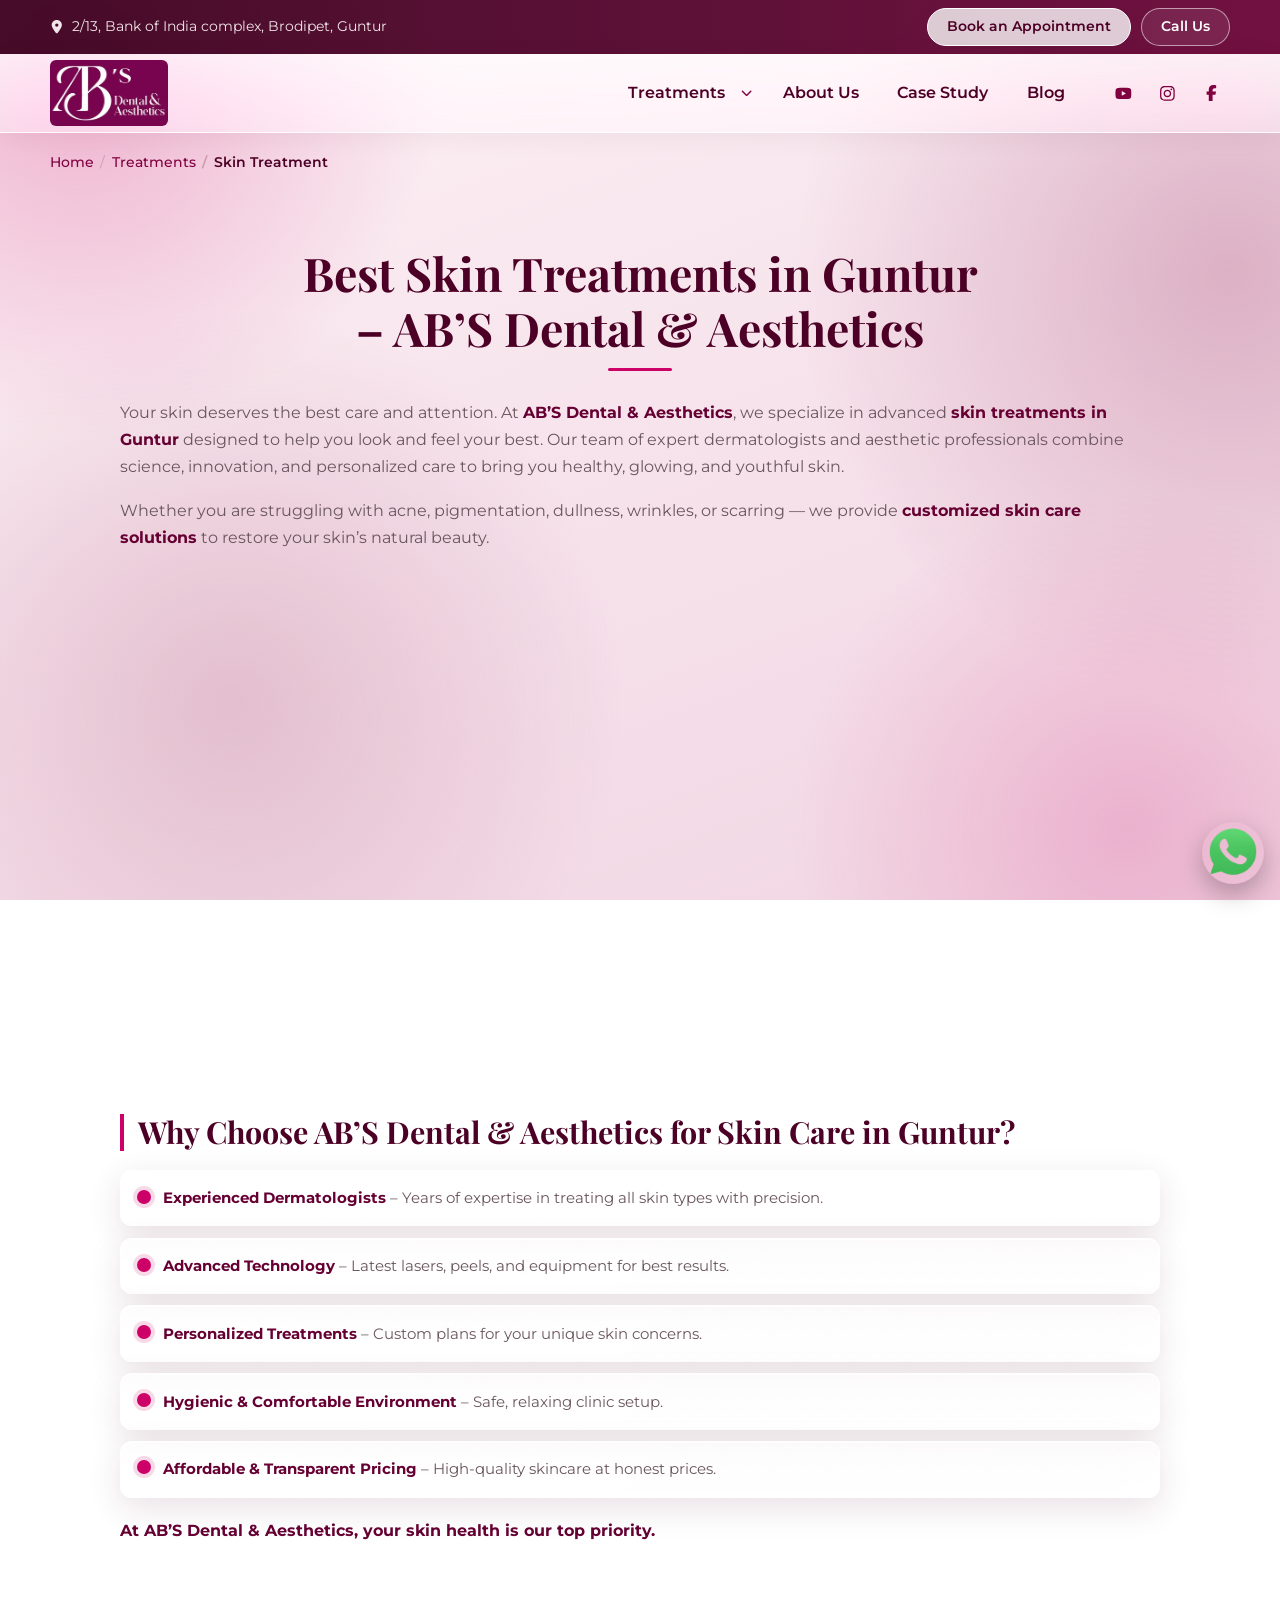
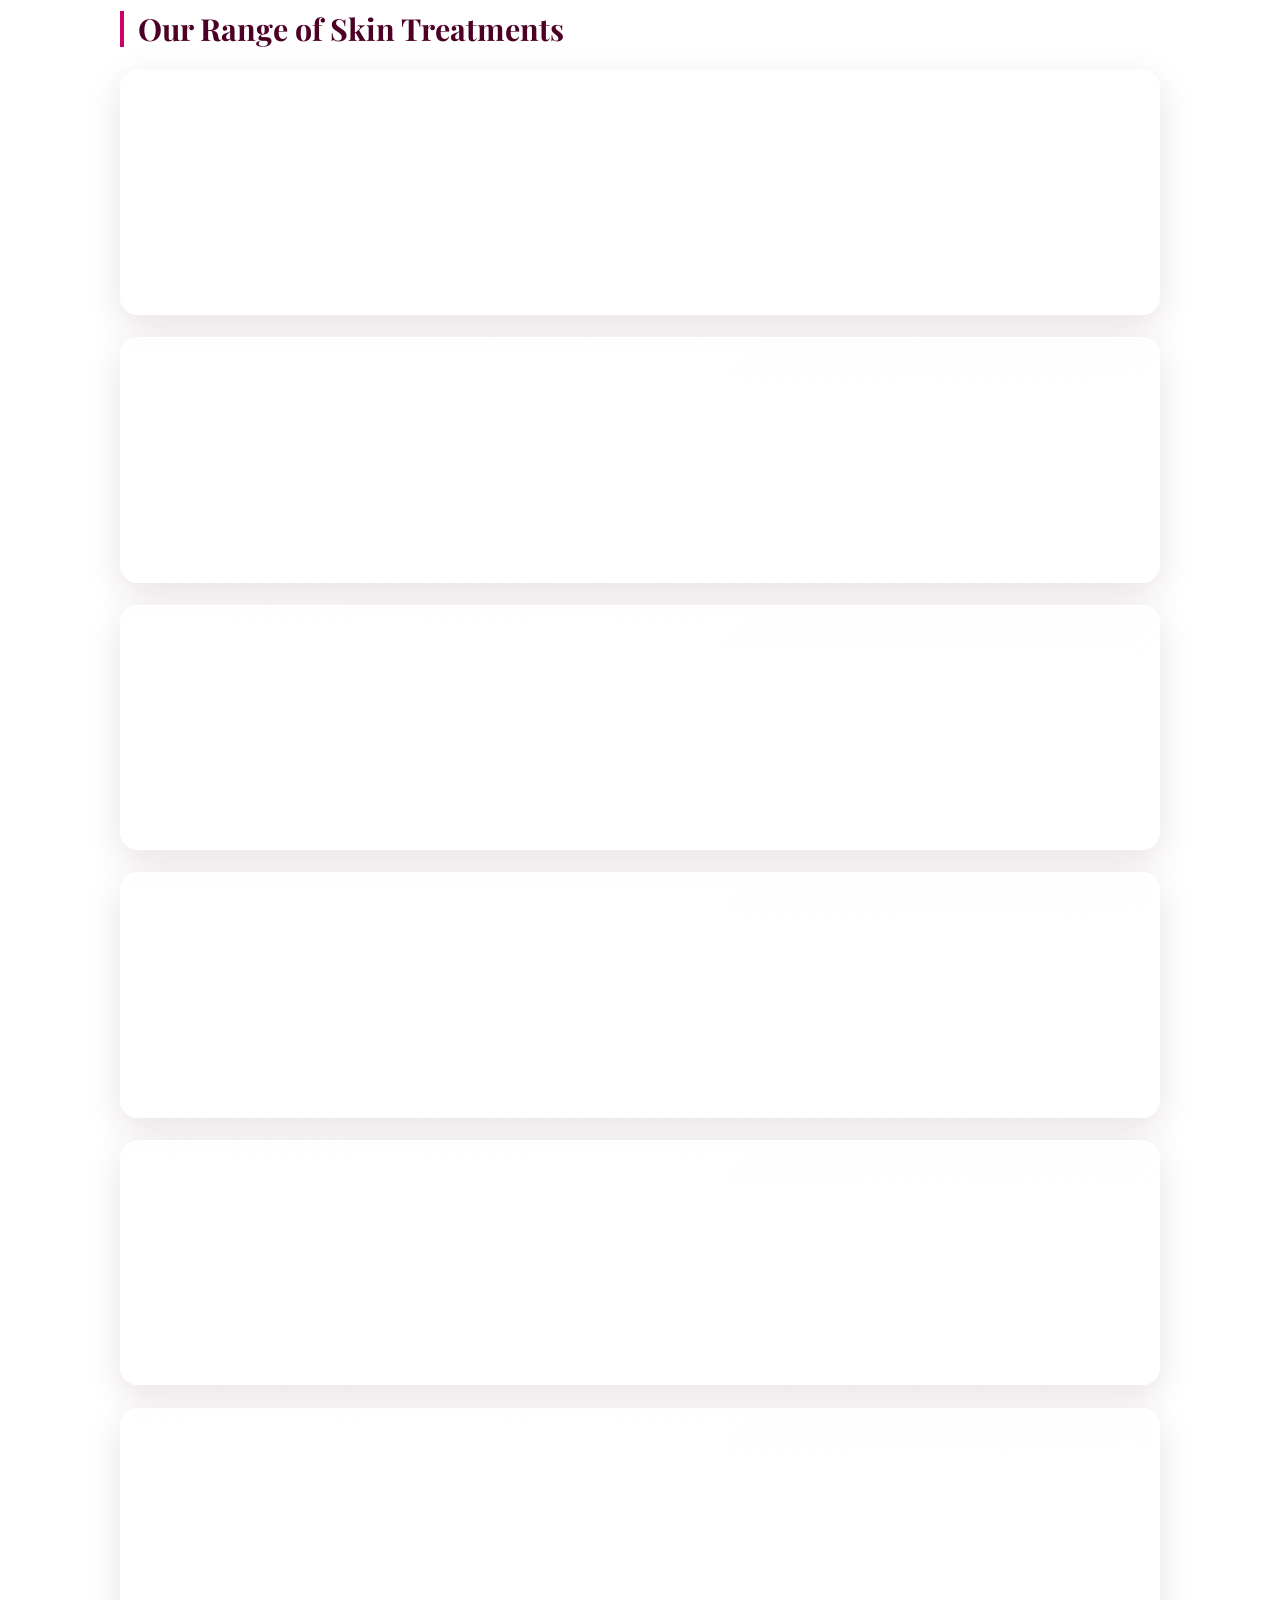
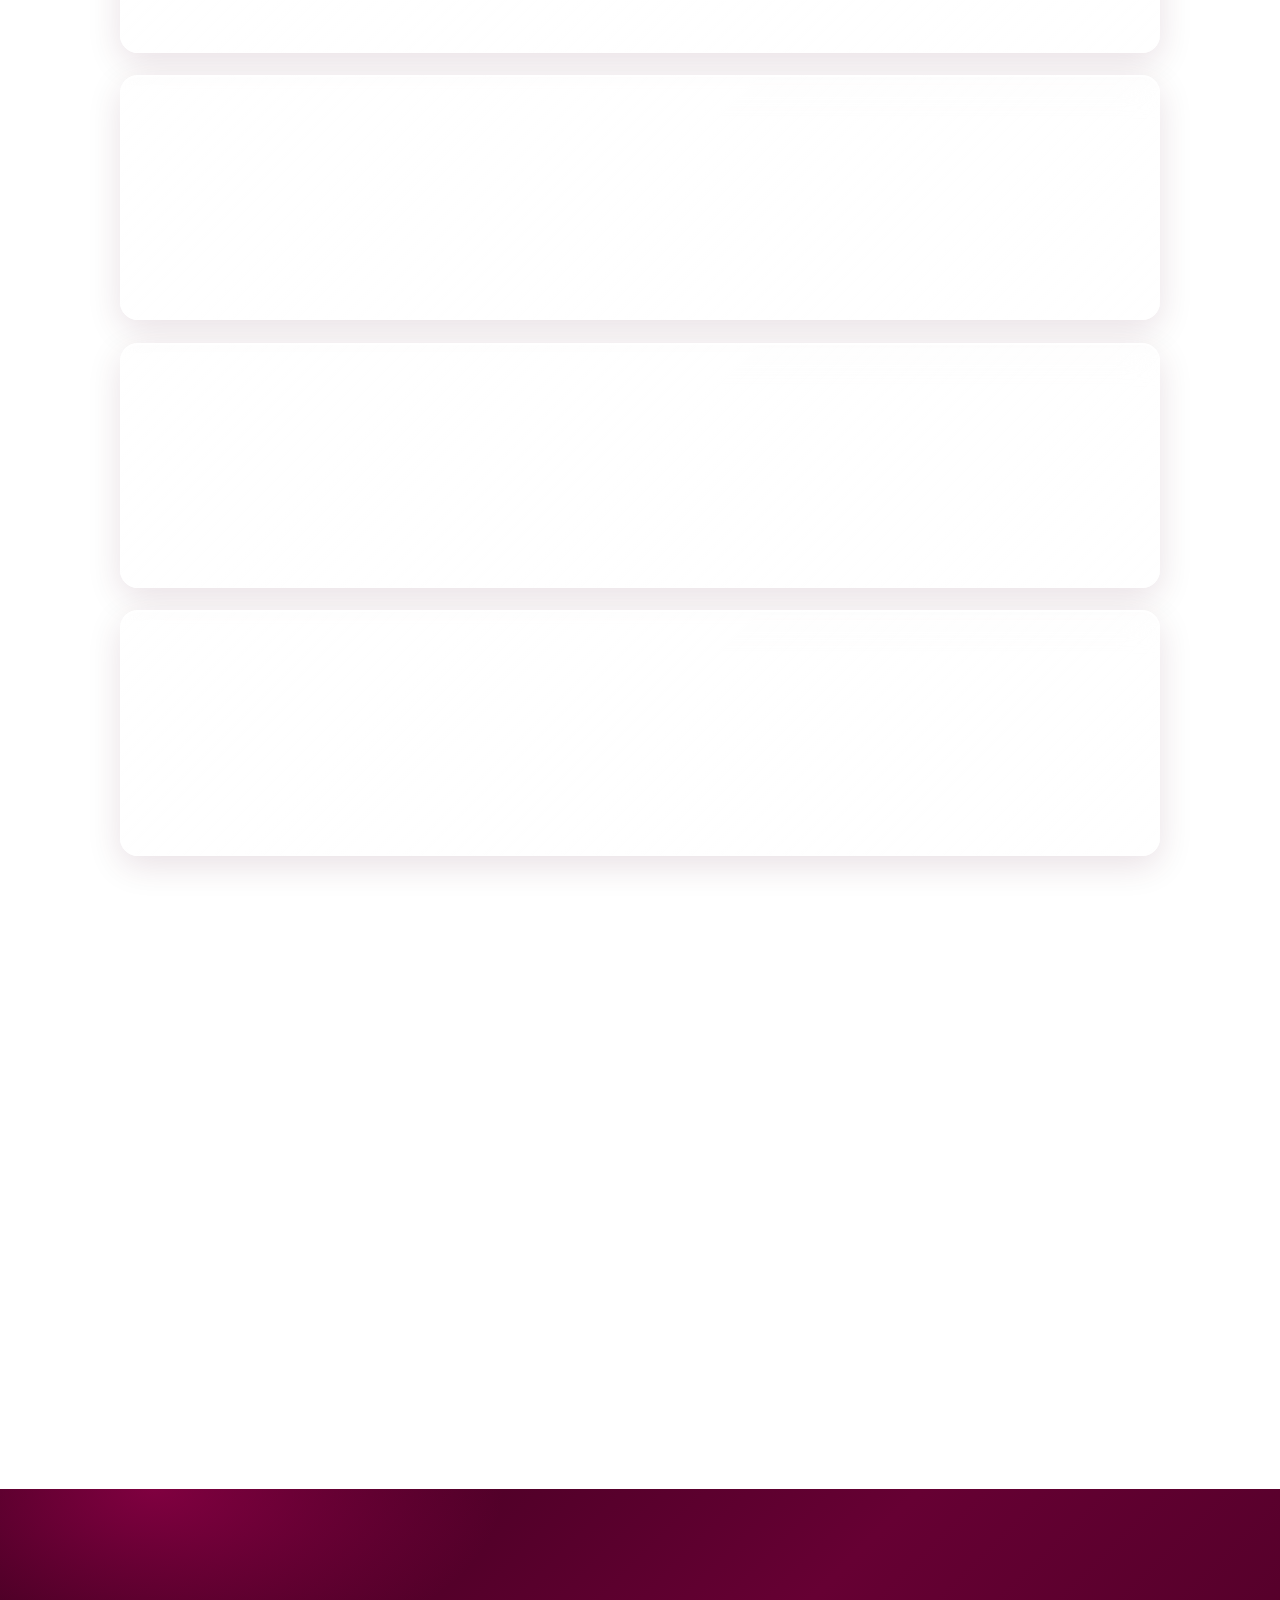
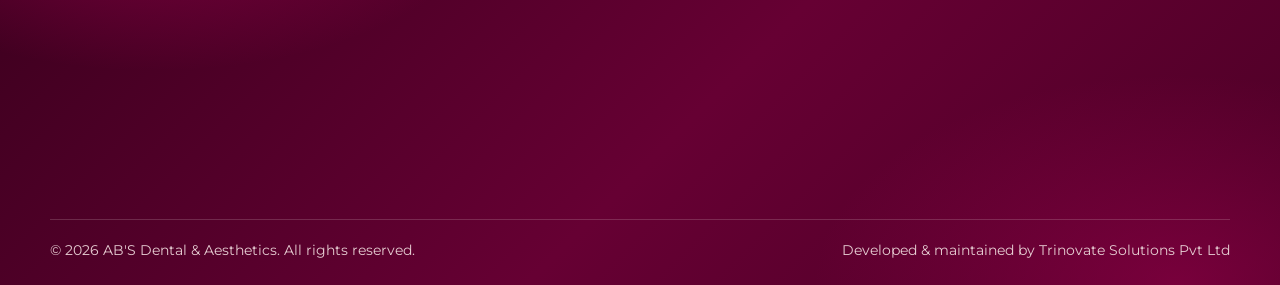
<file: src/skintreatment.html>
<!DOCTYPE html>
<html lang="en">
<head>
<meta charset="UTF-8">
<meta name="viewport" content="width=device-width, initial-scale=1">
<script>var d=document.documentElement;d.classList.add("js");setTimeout(function(){if(!d.classList.contains("reveal-ready"))d.classList.add("no-reveal")},3500)</script>
<title>Best Skin Treatments in Guntur | AB’S Dental &amp; Aesthetics</title>
<meta name="description" content="Get expert skin treatments in Guntur. AB’S Dental &amp; Aesthetics offers acne scar removal, laser skin rejuvenation &amp; pigmentation care. Book your consultation today.">
<meta name="robots" content="index, follow, max-image-preview:large">
<link rel="canonical" href="https://absdental.in/src/skintreatment.html">
<link rel="alternate" hreflang="en-IN" href="https://absdental.in/src/skintreatment.html">
<meta name="theme-color" content="#4d0026">
<link rel="icon" type="image/png" sizes="48x48" href="/media/favicon-48.png">
<link rel="icon" type="image/png" sizes="192x192" href="/media/favicon-192.png">
<link rel="apple-touch-icon" href="/media/apple-touch-icon.png">
<meta property="og:locale" content="en_IN">
<meta property="og:type" content="website">
<meta property="og:site_name" content="AB’S Dental &amp; Aesthetics">
<meta property="og:title" content="Best Skin Treatments in Guntur | AB’S Dental &amp; Aesthetics">
<meta property="og:description" content="Get expert skin treatments in Guntur. AB’S Dental &amp; Aesthetics offers acne scar removal, laser skin rejuvenation &amp; pigmentation care. Book your consultation today.">
<meta property="og:url" content="https://absdental.in/src/skintreatment.html">
<meta property="og:image" content="https://absdental.in/media/og-image.jpg">
<meta property="og:image:width" content="1200">
<meta property="og:image:height" content="630">
<meta property="og:image:alt" content="AB’S Dental &amp; Aesthetics clinic in Guntur">
<meta name="twitter:card" content="summary_large_image">
<meta name="twitter:title" content="Best Skin Treatments in Guntur | AB’S Dental &amp; Aesthetics">
<meta name="twitter:description" content="Get expert skin treatments in Guntur. AB’S Dental &amp; Aesthetics offers acne scar removal, laser skin rejuvenation &amp; pigmentation care. Book your consultation today.">
<meta name="twitter:image" content="https://absdental.in/media/og-image.jpg">
<meta name="google-site-verification" content="TLTCp3IsVCpTaIeezahrKRJpem9UY8pmIRuMdUpR8Zo">
<link rel="preconnect" href="https://fonts.googleapis.com"><link rel="preconnect" href="https://fonts.gstatic.com" crossorigin><link rel="stylesheet" href="https://fonts.googleapis.com/css2?family=Montserrat:wght@400;500;600;700&family=Playfair+Display:wght@600;700&display=swap">
<link rel="stylesheet" href="/src/style.css?v=20261013">
<script async src="https://www.googletagmanager.com/gtag/js?id=G-GJ7CJ37LS7"></script>
<script>window.dataLayer=window.dataLayer||[];function gtag(){dataLayer.push(arguments);}gtag('js',new Date());gtag('config','G-GJ7CJ37LS7');</script>
<script type="application/ld+json">
{
  "@context": "https://schema.org",
  "@type": "Service",
  "name": "Skin treatments in Guntur",
  "serviceType": "Skin care",
  "areaServed": {
    "@type": "City",
    "name": "Guntur"
  },
  "provider": {
    "@type": "Dentist",
    "@id": "https://absdental.in/#clinic",
    "name": "AB'S Dental & Aesthetics",
    "url": "https://absdental.in/"
  },
  "url": "https://absdental.in/src/skintreatment.html"
}
</script>
<script type="application/ld+json">
{
  "@context": "https://schema.org",
  "@type": "BreadcrumbList",
  "itemListElement": [
    {
      "@type": "ListItem",
      "position": 1,
      "name": "Home",
      "item": "https://absdental.in/"
    },
    {
      "@type": "ListItem",
      "position": 2,
      "name": "Treatments",
      "item": "https://absdental.in/src/treatments.html"
    },
    {
      "@type": "ListItem",
      "position": 3,
      "name": "Skin Treatment",
      "item": "https://absdental.in/src/skintreatment.html"
    }
  ]
}
</script>
</head>
<body>
<a class="skip-link" href="#main">Skip to content</a>
<svg width="0" height="0" style="position:absolute" aria-hidden="true" focusable="false"><defs>
<linearGradient id="gTooth" x1="0" y1="0" x2="1" y2="1"><stop offset="0" stop-color="#fff"/><stop offset=".6" stop-color="#f6eef0"/><stop offset="1" stop-color="#dcc6cd"/></linearGradient>
<linearGradient id="gPlum" x1="0" y1="0" x2="1" y2="1"><stop offset="0" stop-color="#e0408f"/><stop offset=".5" stop-color="#b30059"/><stop offset="1" stop-color="#660033"/></linearGradient>
<linearGradient id="gGold" x1="0" y1="0" x2="1" y2="1"><stop offset="0" stop-color="#ffe49a"/><stop offset=".55" stop-color="#f0b845"/><stop offset="1" stop-color="#c98a1c"/></linearGradient>
<linearGradient id="gPink" x1="0" y1="0" x2="0" y2="1"><stop offset="0" stop-color="#ffb3bf"/><stop offset="1" stop-color="#ee7388"/></linearGradient>
<linearGradient id="gMetal" x1="0" y1="0" x2="1" y2="0"><stop offset="0" stop-color="#c9d4da"/><stop offset=".45" stop-color="#f4f8fa"/><stop offset="1" stop-color="#8fa2ac"/></linearGradient>
<path id="tooth" d="M100 40C80 30 55 38 52 65C50 90 62 100 66 125C69 150 72 170 84 170C96 170 94 140 100 140C106 140 104 170 116 170C128 170 131 150 134 125C138 100 150 90 148 65C145 38 120 30 100 40Z"/>
<path id="shine" d="M68 56C64 70 67 84 72 98" stroke="#fff" stroke-width="6" stroke-linecap="round" fill="none" opacity=".95"/>
<path id="spark" d="M0-14Q0 0 14 0Q0 0 0 14Q0 0-14 0Q0 0 0-14Z"/>
</defs></svg>
<div class="topbar"><div class="wrap topbar-in">
  <a class="topbar-loc" href="https://maps.app.goo.gl/wV21Ubjzq2DoTGzA8" target="_blank" rel="noopener"><svg class="ic" aria-hidden="true"><use href="/media/icons.svg#i-pin"/></svg><span>2/13, Bank of India complex, Brodipet, Guntur</span></a>
  <div class="topbar-cta">
    <button type="button" class="btn btn-light btn-sm" data-open-popup>Book an Appointment</button>
    <a class="btn btn-ghost btn-sm" href="tel:+919347062933">Call Us</a>
  </div>
</div></div>
<header class="navbar"><div class="wrap navbar-in">
  <a class="brand" href="/index.html"><img src="/media/LOGO-AB-sm.webp" width="118" height="67" alt="AB’S Dental &amp; Aesthetics – best dental clinic in Guntur"></a>
  <button class="nav-toggle" type="button" aria-label="Open menu" aria-expanded="false" aria-controls="primary-nav"><svg class="ic" aria-hidden="true"><use href="/media/icons.svg#i-bars"/></svg></button>
  <nav class="nav" id="primary-nav" aria-label="Main">
    <button class="nav-close" type="button" aria-label="Close menu"><svg class="ic" aria-hidden="true"><use href="/media/icons.svg#i-close"/></svg></button>
    <div class="has-dd">
      <a href="/src/treatments.html">Treatments</a>
      <button class="dd-toggle" type="button" aria-label="Show treatment categories" aria-expanded="false"><svg class="ic" aria-hidden="true"><use href="/media/icons.svg#i-chev"/></svg></button>
      <div class="dd">
        <a href="/src/dentaltreatment.html">Dental Treatment</a>
        <a href="/src/skintreatment.html">Skin Treatment</a>
        <a href="/src/hairtreatment.html">Hair Treatment</a>
      </div>
    </div>
    <a href="/src/aboutus.html">About Us</a>
    <a href="/src/casestudy.html">Case Study</a>
    <a href="/src/blog.html">Blog</a>
    <div class="nav-social"><a href="https://www.youtube.com/@ABSDentalAesthetics" target="_blank" rel="noopener" aria-label="YouTube"><svg class="ic" aria-hidden="true"><use href="/media/icons.svg#i-yt"/></svg></a><a href="https://www.instagram.com/abs_dental_aesthetics_guntur" target="_blank" rel="noopener" aria-label="Instagram"><svg class="ic" aria-hidden="true"><use href="/media/icons.svg#i-ig"/></svg></a><a href="https://www.facebook.com/profile.php?id=100089572597140" target="_blank" rel="noopener" aria-label="Facebook"><svg class="ic" aria-hidden="true"><use href="/media/icons.svg#i-fb"/></svg></a></div>
  </nav>
  <div class="social"><a href="https://www.youtube.com/@ABSDentalAesthetics" target="_blank" rel="noopener" aria-label="YouTube"><svg class="ic" aria-hidden="true"><use href="/media/icons.svg#i-yt"/></svg></a><a href="https://www.instagram.com/abs_dental_aesthetics_guntur" target="_blank" rel="noopener" aria-label="Instagram"><svg class="ic" aria-hidden="true"><use href="/media/icons.svg#i-ig"/></svg></a><a href="https://www.facebook.com/profile.php?id=100089572597140" target="_blank" rel="noopener" aria-label="Facebook"><svg class="ic" aria-hidden="true"><use href="/media/icons.svg#i-fb"/></svg></a></div>
</div></header>
<a class="wa-float" href="https://wa.me/919347062933?text=Hello%2C%20I%20am%20interested%20in%20booking%20an%20appointment." target="_blank" rel="noopener" aria-label="Chat with AB’S Dental &amp; Aesthetics on WhatsApp"><img src="/media/WA.webp" width="160" height="160" alt="WhatsApp" loading="lazy"></a>

<main id="main"><nav class="crumbs wrap" aria-label="Breadcrumb"><ol><li><a href="/">Home</a></li><li><a href="/src/treatments.html">Treatments</a></li><li aria-current="page">Skin Treatment</li></ol></nav>
  <section class="service-section">
    <div class="container">
      <h1>Best Skin Treatments in Guntur – AB’S Dental & Aesthetics</h1>
      <p>
        Your skin deserves the best care and attention. At
        <strong>AB’S Dental & Aesthetics</strong>, we specialize in advanced
        <strong>skin treatments in Guntur</strong> designed to help you look
        and feel your best. Our team of expert dermatologists and aesthetic
        professionals combine science, innovation, and personalized care to
        bring you healthy, glowing, and youthful skin.
      </p>
      <p>
        Whether you are struggling with acne, pigmentation, dullness,
        wrinkles, or scarring — we provide
        <strong>customized skin care solutions</strong> to restore your skin’s
        natural beauty.
      </p>

      <figure class="banner" data-reveal="pop"><img src="/media/banner-skin.webp" width="1100" height="480" alt="Skin treatment at AB’S Aesthetics clinic in Guntur" decoding="async" fetchpriority="high"></figure><h2>Why Choose AB’S Dental & Aesthetics for Skin Care in Guntur?</h2>
      <ul>
        <li><strong>Experienced Dermatologists</strong> – Years of expertise in treating all skin types with precision.</li>
        <li><strong>Advanced Technology</strong> – Latest lasers, peels, and equipment for best results.</li>
        <li><strong>Personalized Treatments</strong> – Custom plans for your unique skin concerns.</li>
        <li><strong>Hygienic & Comfortable Environment</strong> – Safe, relaxing clinic setup.</li>
        <li><strong>Affordable & Transparent Pricing</strong> – High-quality skincare at honest prices.</li>
      </ul>

      <p><strong>At AB’S Dental & Aesthetics, your skin health is our top priority.</strong></p>

      <h2>Our Range of Skin Treatments</h2>

      <!-- 1 -->
      <article class="treat"><div class="treat-text" data-reveal="left"><h3>1. Acne & Acne Scar Treatment</h3>
          <p>
            Say goodbye to stubborn acne and scars with our advanced acne
            management protocols. We use chemical peels, laser resurfacing, and
            medical-grade skincare to reduce breakouts, fade scars, and even out
            your skin tone.
          </p></div><div class="treat-art" aria-hidden="true" data-reveal="pop"><svg viewBox="0 0 200 200"><ellipse cx="100" cy="184" rx="42" ry="7" fill="#4d0026" opacity=".16"/><rect x="36" y="28" width="128" height="128" rx="42" fill="url(#gPlum)"/><path d="M52 68C60 44 92 36 126 40" stroke="#fff" stroke-width="7" stroke-linecap="round" fill="none" opacity=".5"/><use href="/media/icons.svg#i-smile" x="68" y="60" width="64" height="64" fill="#fff"/><use href="#spark" fill="url(#gGold)" transform="translate(160 38)"/></svg></div></article>

      <!-- 2 -->
      <article class="treat"><div class="treat-text" data-reveal="left"><h3>2. Pigmentation & Tan Removal</h3>
          <p>
            Uneven skin tone or dark spots? Our pigmentation removal treatments
            target melanin build-up using <strong>laser toning, peel treatments,
            and microdermabrasion</strong> for spotless, radiant skin.
          </p></div><div class="treat-art" aria-hidden="true" data-reveal="pop"><svg viewBox="0 0 200 200"><ellipse cx="100" cy="184" rx="42" ry="7" fill="#4d0026" opacity=".16"/><rect x="36" y="28" width="128" height="128" rx="42" fill="url(#gPlum)"/><path d="M52 68C60 44 92 36 126 40" stroke="#fff" stroke-width="7" stroke-linecap="round" fill="none" opacity=".5"/><use href="/media/icons.svg#i-sun" x="68" y="60" width="64" height="64" fill="#fff"/><use href="#spark" fill="url(#gGold)" transform="translate(160 38)"/></svg></div></article>

      <!-- 3 -->
      <article class="treat"><div class="treat-text" data-reveal="left"><h3>3. Anti-Aging & Wrinkle Reduction</h3>
          <p>
            Turn back the clock with dermal fillers, botox, and collagen-boosting
            procedures that reduce wrinkles, fine lines, and sagging — giving
            your skin a youthful glow.
          </p></div><div class="treat-art" aria-hidden="true" data-reveal="pop"><svg viewBox="0 0 200 200"><ellipse cx="100" cy="184" rx="42" ry="7" fill="#4d0026" opacity=".16"/><rect x="36" y="28" width="128" height="128" rx="42" fill="url(#gPlum)"/><path d="M52 68C60 44 92 36 126 40" stroke="#fff" stroke-width="7" stroke-linecap="round" fill="none" opacity=".5"/><use href="/media/icons.svg#i-hourglass" x="68" y="60" width="64" height="64" fill="#fff"/><use href="#spark" fill="url(#gGold)" transform="translate(160 38)"/></svg></div></article>

      <!-- 4 -->
      <article class="treat"><div class="treat-text" data-reveal="left"><h3>4. Skin Brightening & Glow Treatments</h3>
          <p>
            Restore your natural glow with exclusive facials and laser brightening.
            Deep cleansing, exfoliation, and hydration for smooth, radiant skin.
          </p></div><div class="treat-art" aria-hidden="true" data-reveal="pop"><svg viewBox="0 0 200 200"><ellipse cx="100" cy="184" rx="42" ry="7" fill="#4d0026" opacity=".16"/><rect x="36" y="28" width="128" height="128" rx="42" fill="url(#gPlum)"/><path d="M52 68C60 44 92 36 126 40" stroke="#fff" stroke-width="7" stroke-linecap="round" fill="none" opacity=".5"/><use href="/media/icons.svg#i-wand" x="68" y="60" width="64" height="64" fill="#fff"/><use href="#spark" fill="url(#gGold)" transform="translate(160 38)"/></svg></div></article>

      <!-- 5 -->
      <article class="treat"><div class="treat-text" data-reveal="left"><h3>5. Chemical Peels</h3>
          <p>
            Remove dead cells, reduce acne, and even tone with mild to advanced
            peels suited to your skin type for visible improvement and freshness.
          </p></div><div class="treat-art" aria-hidden="true" data-reveal="pop"><svg viewBox="0 0 200 200"><ellipse cx="100" cy="184" rx="42" ry="7" fill="#4d0026" opacity=".16"/><rect x="36" y="28" width="128" height="128" rx="42" fill="url(#gPlum)"/><path d="M52 68C60 44 92 36 126 40" stroke="#fff" stroke-width="7" stroke-linecap="round" fill="none" opacity=".5"/><use href="/media/icons.svg#i-leaf" x="68" y="60" width="64" height="64" fill="#fff"/><use href="#spark" fill="url(#gGold)" transform="translate(160 38)"/></svg></div></article>

      <!-- 6 -->
      <article class="treat"><div class="treat-text" data-reveal="left"><h3>6. Laser Skin Treatments</h3>
          <p>
            From hair reduction to scar correction, our safe and painless
            <strong>laser skin treatments in Guntur</strong> offer smooth, flawless results.
          </p></div><div class="treat-art" aria-hidden="true" data-reveal="pop"><svg viewBox="0 0 200 200"><ellipse cx="100" cy="184" rx="42" ry="7" fill="#4d0026" opacity=".16"/><rect x="36" y="28" width="128" height="128" rx="42" fill="url(#gPlum)"/><path d="M52 68C60 44 92 36 126 40" stroke="#fff" stroke-width="7" stroke-linecap="round" fill="none" opacity=".5"/><use href="/media/icons.svg#i-bolt" x="68" y="60" width="64" height="64" fill="#fff"/><use href="#spark" fill="url(#gGold)" transform="translate(160 38)"/></svg></div></article>

      <!-- 7 -->
      <article class="treat"><div class="treat-text" data-reveal="left"><h3>7. Skin Rejuvenation Therapy</h3>
          <p>
            Revitalize dull skin with collagen-boosting and hydrating therapies
            that restore softness, smoothness, and glow.
          </p></div><div class="treat-art" aria-hidden="true" data-reveal="pop"><svg viewBox="0 0 200 200"><ellipse cx="100" cy="184" rx="42" ry="7" fill="#4d0026" opacity=".16"/><rect x="36" y="28" width="128" height="128" rx="42" fill="url(#gPlum)"/><path d="M52 68C60 44 92 36 126 40" stroke="#fff" stroke-width="7" stroke-linecap="round" fill="none" opacity=".5"/><use href="/media/icons.svg#i-spa" x="68" y="60" width="64" height="64" fill="#fff"/><use href="#spark" fill="url(#gGold)" transform="translate(160 38)"/></svg></div></article>

      <!-- 8 -->
      <article class="treat"><div class="treat-text" data-reveal="left"><h3>8. HydraFacial & Medical Facials</h3>
          <p>
            A premium medical-grade facial that cleanses, exfoliates, extracts,
            and hydrates your skin in one relaxing session — for an instant glow.
          </p></div><div class="treat-art" aria-hidden="true" data-reveal="pop"><svg viewBox="0 0 200 200"><ellipse cx="100" cy="184" rx="42" ry="7" fill="#4d0026" opacity=".16"/><rect x="36" y="28" width="128" height="128" rx="42" fill="url(#gPlum)"/><path d="M52 68C60 44 92 36 126 40" stroke="#fff" stroke-width="7" stroke-linecap="round" fill="none" opacity=".5"/><use href="/media/icons.svg#i-drop" x="68" y="60" width="64" height="64" fill="#fff"/><use href="#spark" fill="url(#gGold)" transform="translate(160 38)"/></svg></div></article>

      <!-- 9 -->
      <article class="treat"><div class="treat-text" data-reveal="left"><h3>9. PRP (Platelet-Rich Plasma) Therapy</h3>
          <p>
            PRP therapy naturally rejuvenates your skin using your own plasma to
            stimulate collagen, improve texture, and enhance elasticity.
          </p></div><div class="treat-art" aria-hidden="true" data-reveal="pop"><svg viewBox="0 0 200 200"><ellipse cx="100" cy="184" rx="42" ry="7" fill="#4d0026" opacity=".16"/><rect x="36" y="28" width="128" height="128" rx="42" fill="url(#gPlum)"/><path d="M52 68C60 44 92 36 126 40" stroke="#fff" stroke-width="7" stroke-linecap="round" fill="none" opacity=".5"/><use href="/media/icons.svg#i-syringe" x="68" y="60" width="64" height="64" fill="#fff"/><use href="#spark" fill="url(#gGold)" transform="translate(160 38)"/></svg></div></article>

      <div class="cta-box" data-reveal="pop"><h2>Book Your Consultation Today!</h2>
      <p>
        Discover the secret to flawless skin at
        <strong>AB’S Dental & Aesthetics</strong> — the
        <strong>best skin care clinic in Guntur</strong>. Let our experts guide
        you to glowing, confident, and healthy skin.
      </p>
      <p><strong>Book your appointment today</strong> and start your journey to beautiful, radiant skin.</p>
    <button type="button" class="btn btn-light" data-open-popup>Book an Appointment</button></div></div>
  </section>
<nav class="related wrap" aria-label="Related pages" data-reveal="up"><h2>Explore more at AB’S</h2><div><a class="btn btn-outline" href="/src/dentaltreatment.html">Dental treatments</a><a class="btn btn-outline" href="/src/hairtreatment.html">Hair treatments</a><a class="btn btn-outline" href="/src/blog.html">Read our blog</a><a class="btn btn-outline" href="/src/casestudy.html">See case studies</a></div></nav></main>

<footer class="site-footer"><div class="wrap">
  <div class="footer-grid">
    <div class="footer-brand" data-reveal="up">
      <a href="/index.html"><img src="/media/LOGO-AB-sm.webp" width="150" height="85" alt="AB’S Dental &amp; Aesthetics logo" loading="lazy"></a>
      <p>2/13, Bank of India complex, Brodipet<br>Guntur, Andhra Pradesh 522002</p>
      <p>Email: <a href="mailto:absdental69@gmail.com">absdental69@gmail.com</a><br>Phone: <a href="tel:+919347062933">+91 93470 62933</a>, <a href="tel:+919030044555">+91 90300 44555</a></p>
    </div>
    <div data-reveal="up"><h4>Quick Links</h4><ul>
      <li><a href="/index.html">Home</a></li>
      <li><a href="/src/treatments.html">Treatments</a></li>
      <li><a href="/src/aboutus.html">About Us</a></li>
      <li><a href="/src/casestudy.html">Case Study</a></li>
      <li><a href="/src/blog.html">Blogs</a></li></ul></div>
    <div data-reveal="up"><h4>Treatments</h4><ul>
      <li><a href="/src/dentaltreatment.html">Dental Treatment</a></li>
      <li><a href="/src/skintreatment.html">Skin Treatment</a></li>
      <li><a href="/src/hairtreatment.html">Hair Treatment</a></li></ul></div>
    <div data-reveal="up"><h4>Follow Us</h4><div class="footer-social"><a href="https://www.youtube.com/@ABSDentalAesthetics" target="_blank" rel="noopener" aria-label="YouTube"><svg class="ic" aria-hidden="true"><use href="/media/icons.svg#i-yt"/></svg></a><a href="https://www.instagram.com/abs_dental_aesthetics_guntur" target="_blank" rel="noopener" aria-label="Instagram"><svg class="ic" aria-hidden="true"><use href="/media/icons.svg#i-ig"/></svg></a><a href="https://www.facebook.com/profile.php?id=100089572597140" target="_blank" rel="noopener" aria-label="Facebook"><svg class="ic" aria-hidden="true"><use href="/media/icons.svg#i-fb"/></svg></a></div></div>
  </div>
  <div class="footer-bottom">
    <p>&copy; 2026 AB'S Dental &amp; Aesthetics. All rights reserved.</p>
    <p>Developed &amp; maintained by Trinovate Solutions Pvt Ltd</p>
  </div>
</div></footer>
<div class="modal" id="appointment-modal" role="dialog" aria-modal="true" aria-labelledby="modal-title">
  <div class="modal-box">
    <button class="modal-close" type="button" data-close-popup aria-label="Close"><svg class="ic" aria-hidden="true"><use href="/media/icons.svg#i-close"/></svg></button>
    <h2 id="modal-title">Book an Appointment</h2>
    <p>Leave your details and our team will call you to confirm a time.</p>
    <form id="appointmentForm" class="form" action="/src/sendMail.php" method="post">
      <label>Your name<input type="text" name="name" autocomplete="name" required></label>
      <label>Phone number<input type="tel" name="phone" autocomplete="tel" inputmode="tel" pattern="[0-9+()\-\s]{8,20}" required></label>
      <label>Email (optional)<input type="email" name="email" autocomplete="email"></label>
      <label>I am interested in
        <select name="disease" id="category" required>
          <option value="" disabled selected>Select an option</option>
          <option value="Dental">Dental</option>
          <option value="Skin">Skin</option>
          <option value="Hair">Hair</option>
        </select>
      </label>
      <label>Preferred date (optional)<input type="date" name="date" id="appt-date"></label>
      <input type="hidden" name="service" id="svc">
      <div class="hp" aria-hidden="true"><label>Website<input type="text" name="website" tabindex="-1" autocomplete="off"></label></div>
      <button class="btn btn-primary" type="submit">Request Appointment</button>
      <p class="form-note" role="status" aria-live="polite"></p>
    </form>
  </div>
</div>
<script src="/src/script.js?v=20261013" defer></script>
</body>
</html>
</file>
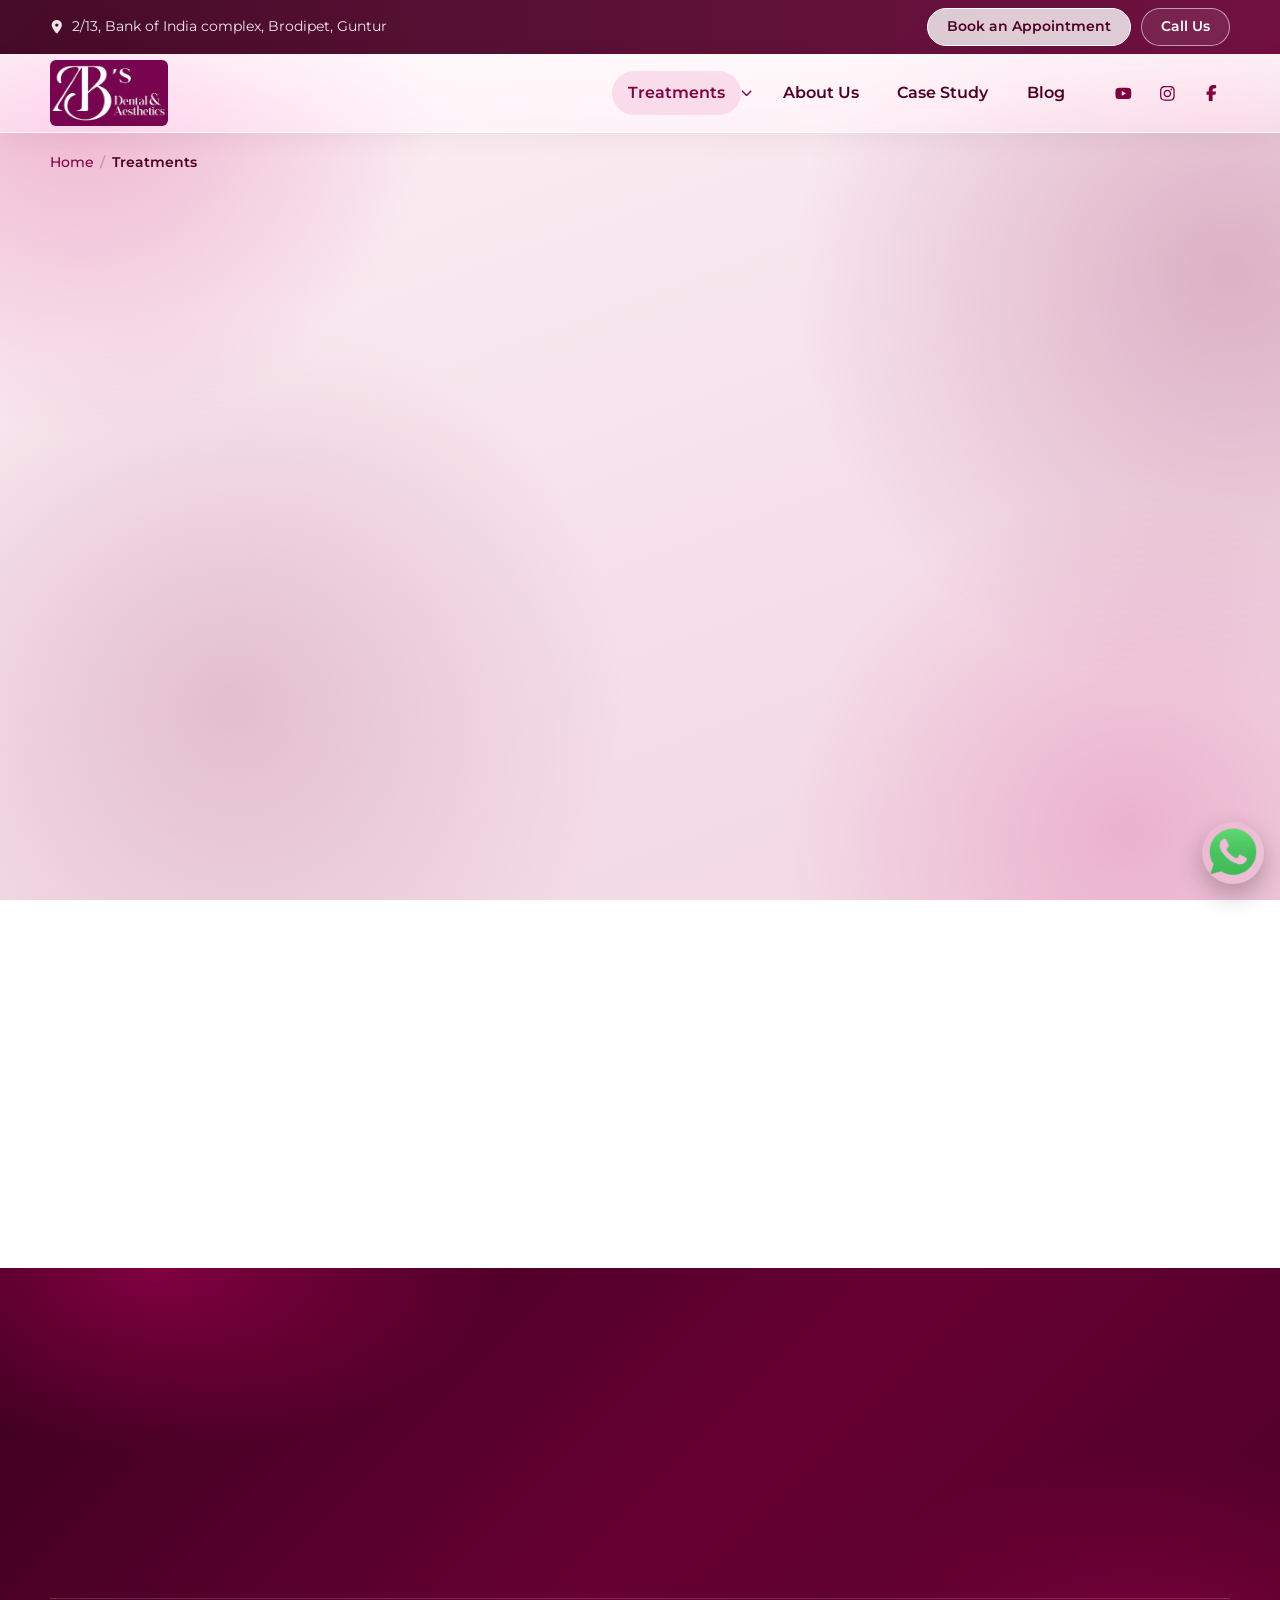
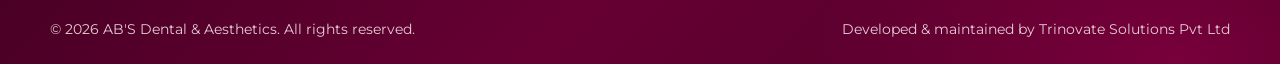
<file: src/treatments.html>
<!DOCTYPE html>
<html lang="en">
<head>
<meta charset="UTF-8">
<meta name="viewport" content="width=device-width, initial-scale=1">
<script>var d=document.documentElement;d.classList.add("js");setTimeout(function(){if(!d.classList.contains("reveal-ready"))d.classList.add("no-reveal")},3500)</script>
<title>Dental, Skin &amp; Hair Treatments in Guntur | AB’S Dental &amp; Aesthetics</title>
<meta name="description" content="Explore dental, skin and hair treatments offered by AB&#x27;S Dental &amp; Aesthetics in Guntur including implants, Invisalign, PRP therapy and laser treatments.">
<meta name="robots" content="index, follow, max-image-preview:large">
<link rel="canonical" href="https://absdental.in/src/treatments.html">
<link rel="alternate" hreflang="en-IN" href="https://absdental.in/src/treatments.html">
<meta name="theme-color" content="#4d0026">
<link rel="icon" type="image/png" sizes="48x48" href="/media/favicon-48.png">
<link rel="icon" type="image/png" sizes="192x192" href="/media/favicon-192.png">
<link rel="apple-touch-icon" href="/media/apple-touch-icon.png">
<meta property="og:locale" content="en_IN">
<meta property="og:type" content="website">
<meta property="og:site_name" content="AB’S Dental &amp; Aesthetics">
<meta property="og:title" content="Dental, Skin &amp; Hair Treatments in Guntur | AB’S Dental &amp; Aesthetics">
<meta property="og:description" content="Explore dental, skin and hair treatments offered by AB&#x27;S Dental &amp; Aesthetics in Guntur including implants, Invisalign, PRP therapy and laser treatments.">
<meta property="og:url" content="https://absdental.in/src/treatments.html">
<meta property="og:image" content="https://absdental.in/media/og-image.jpg">
<meta property="og:image:width" content="1200">
<meta property="og:image:height" content="630">
<meta property="og:image:alt" content="AB’S Dental &amp; Aesthetics clinic in Guntur">
<meta name="twitter:card" content="summary_large_image">
<meta name="twitter:title" content="Dental, Skin &amp; Hair Treatments in Guntur | AB’S Dental &amp; Aesthetics">
<meta name="twitter:description" content="Explore dental, skin and hair treatments offered by AB&#x27;S Dental &amp; Aesthetics in Guntur including implants, Invisalign, PRP therapy and laser treatments.">
<meta name="twitter:image" content="https://absdental.in/media/og-image.jpg">
<meta name="google-site-verification" content="TLTCp3IsVCpTaIeezahrKRJpem9UY8pmIRuMdUpR8Zo">
<link rel="preconnect" href="https://fonts.googleapis.com"><link rel="preconnect" href="https://fonts.gstatic.com" crossorigin><link rel="stylesheet" href="https://fonts.googleapis.com/css2?family=Montserrat:wght@400;500;600;700&family=Playfair+Display:wght@600;700&display=swap">
<link rel="stylesheet" href="/src/style.css?v=20261013">
<script async src="https://www.googletagmanager.com/gtag/js?id=G-GJ7CJ37LS7"></script>
<script>window.dataLayer=window.dataLayer||[];function gtag(){dataLayer.push(arguments);}gtag('js',new Date());gtag('config','G-GJ7CJ37LS7');</script>
<script type="application/ld+json">
{
  "@context": "https://schema.org",
  "@type": "BreadcrumbList",
  "itemListElement": [
    {
      "@type": "ListItem",
      "position": 1,
      "name": "Home",
      "item": "https://absdental.in/"
    },
    {
      "@type": "ListItem",
      "position": 2,
      "name": "Treatments",
      "item": "https://absdental.in/src/treatments.html"
    }
  ]
}
</script>
</head>
<body>
<a class="skip-link" href="#main">Skip to content</a>
<svg width="0" height="0" style="position:absolute" aria-hidden="true" focusable="false"><defs>
<linearGradient id="gTooth" x1="0" y1="0" x2="1" y2="1"><stop offset="0" stop-color="#fff"/><stop offset=".6" stop-color="#f6eef0"/><stop offset="1" stop-color="#dcc6cd"/></linearGradient>
<linearGradient id="gPlum" x1="0" y1="0" x2="1" y2="1"><stop offset="0" stop-color="#e0408f"/><stop offset=".5" stop-color="#b30059"/><stop offset="1" stop-color="#660033"/></linearGradient>
<linearGradient id="gGold" x1="0" y1="0" x2="1" y2="1"><stop offset="0" stop-color="#ffe49a"/><stop offset=".55" stop-color="#f0b845"/><stop offset="1" stop-color="#c98a1c"/></linearGradient>
<linearGradient id="gPink" x1="0" y1="0" x2="0" y2="1"><stop offset="0" stop-color="#ffb3bf"/><stop offset="1" stop-color="#ee7388"/></linearGradient>
<linearGradient id="gMetal" x1="0" y1="0" x2="1" y2="0"><stop offset="0" stop-color="#c9d4da"/><stop offset=".45" stop-color="#f4f8fa"/><stop offset="1" stop-color="#8fa2ac"/></linearGradient>
<path id="tooth" d="M100 40C80 30 55 38 52 65C50 90 62 100 66 125C69 150 72 170 84 170C96 170 94 140 100 140C106 140 104 170 116 170C128 170 131 150 134 125C138 100 150 90 148 65C145 38 120 30 100 40Z"/>
<path id="shine" d="M68 56C64 70 67 84 72 98" stroke="#fff" stroke-width="6" stroke-linecap="round" fill="none" opacity=".95"/>
<path id="spark" d="M0-14Q0 0 14 0Q0 0 0 14Q0 0-14 0Q0 0 0-14Z"/>
</defs></svg>
<div class="topbar"><div class="wrap topbar-in">
  <a class="topbar-loc" href="https://maps.app.goo.gl/wV21Ubjzq2DoTGzA8" target="_blank" rel="noopener"><svg class="ic" aria-hidden="true"><use href="/media/icons.svg#i-pin"/></svg><span>2/13, Bank of India complex, Brodipet, Guntur</span></a>
  <div class="topbar-cta">
    <button type="button" class="btn btn-light btn-sm" data-open-popup>Book an Appointment</button>
    <a class="btn btn-ghost btn-sm" href="tel:+919347062933">Call Us</a>
  </div>
</div></div>
<header class="navbar"><div class="wrap navbar-in">
  <a class="brand" href="/index.html"><img src="/media/LOGO-AB-sm.webp" width="118" height="67" alt="AB’S Dental &amp; Aesthetics – best dental clinic in Guntur"></a>
  <button class="nav-toggle" type="button" aria-label="Open menu" aria-expanded="false" aria-controls="primary-nav"><svg class="ic" aria-hidden="true"><use href="/media/icons.svg#i-bars"/></svg></button>
  <nav class="nav" id="primary-nav" aria-label="Main">
    <button class="nav-close" type="button" aria-label="Close menu"><svg class="ic" aria-hidden="true"><use href="/media/icons.svg#i-close"/></svg></button>
    <div class="has-dd">
      <a href="/src/treatments.html">Treatments</a>
      <button class="dd-toggle" type="button" aria-label="Show treatment categories" aria-expanded="false"><svg class="ic" aria-hidden="true"><use href="/media/icons.svg#i-chev"/></svg></button>
      <div class="dd">
        <a href="/src/dentaltreatment.html">Dental Treatment</a>
        <a href="/src/skintreatment.html">Skin Treatment</a>
        <a href="/src/hairtreatment.html">Hair Treatment</a>
      </div>
    </div>
    <a href="/src/aboutus.html">About Us</a>
    <a href="/src/casestudy.html">Case Study</a>
    <a href="/src/blog.html">Blog</a>
    <div class="nav-social"><a href="https://www.youtube.com/@ABSDentalAesthetics" target="_blank" rel="noopener" aria-label="YouTube"><svg class="ic" aria-hidden="true"><use href="/media/icons.svg#i-yt"/></svg></a><a href="https://www.instagram.com/abs_dental_aesthetics_guntur" target="_blank" rel="noopener" aria-label="Instagram"><svg class="ic" aria-hidden="true"><use href="/media/icons.svg#i-ig"/></svg></a><a href="https://www.facebook.com/profile.php?id=100089572597140" target="_blank" rel="noopener" aria-label="Facebook"><svg class="ic" aria-hidden="true"><use href="/media/icons.svg#i-fb"/></svg></a></div>
  </nav>
  <div class="social"><a href="https://www.youtube.com/@ABSDentalAesthetics" target="_blank" rel="noopener" aria-label="YouTube"><svg class="ic" aria-hidden="true"><use href="/media/icons.svg#i-yt"/></svg></a><a href="https://www.instagram.com/abs_dental_aesthetics_guntur" target="_blank" rel="noopener" aria-label="Instagram"><svg class="ic" aria-hidden="true"><use href="/media/icons.svg#i-ig"/></svg></a><a href="https://www.facebook.com/profile.php?id=100089572597140" target="_blank" rel="noopener" aria-label="Facebook"><svg class="ic" aria-hidden="true"><use href="/media/icons.svg#i-fb"/></svg></a></div>
</div></header>
<a class="wa-float" href="https://wa.me/919347062933?text=Hello%2C%20I%20am%20interested%20in%20booking%20an%20appointment." target="_blank" rel="noopener" aria-label="Chat with AB’S Dental &amp; Aesthetics on WhatsApp"><img src="/media/WA.webp" width="160" height="160" alt="WhatsApp" loading="lazy"></a>

<main id="main"><nav class="crumbs wrap" aria-label="Breadcrumb"><ol><li><a href="/">Home</a></li><li aria-current="page">Treatments</li></ol></nav><section class="page"><div class="wrap">
  <div class="page-head" data-reveal="up">
    <h1>Dental, Skin &amp; Hair Treatments in Guntur</h1>
    <p>Explore the treatments offered at AB'S Dental &amp; Aesthetics, from implants and Invisalign to PRP therapy and laser skin care.</p>
  </div>
  <div class="acc" data-reveal="up"><details open><summary>Dental Treatments<svg class="ic" aria-hidden="true"><use href="/media/icons.svg#i-chev"/></svg></summary><div class="tcards"><div class="tcard"><img src="/media/rct.webp" width="200" height="200" alt="Root canal treatment procedure performed by expert dentist in Guntur" loading="lazy" decoding="async"><h3>Root Canal Treatment</h3></div><div class="tcard"><img src="/media/crowns.webp" width="200" height="200" alt="Dental crown treatment for damaged teeth at AB’S Dental Clinic Guntur" loading="lazy" decoding="async"><h3>Dental Crowns</h3></div><div class="tcard"><img src="/media/laser-treatment.webp" width="200" height="200" alt="Laser dentistry painless dental treatment at AB’S Dental &amp; Aesthetics Guntur" loading="lazy" decoding="async"><h3>Laser Dentistry</h3></div><div class="tcard"><img src="/media/braces.webp" width="200" height="200" alt="Dental braces and clear aligners for teeth alignment in Guntur" loading="lazy" decoding="async"><h3>Dental Braces & Aligners</h3></div><div class="tcard"><img src="/media/dental-implant.webp" width="200" height="200" alt="Dental implant treatment for missing teeth at AB’S Dental Clinic Guntur" loading="lazy" decoding="async"><h3>Dental Implants</h3></div><div class="tcard"><img src="/media/kids.webp" width="200" height="200" alt="Kids dentistry and child-friendly dental care at AB’S Dental Guntur" loading="lazy" decoding="async"><h3>Kids Dentistry</h3></div><div class="tcard"><img src="/media/gum.webp" width="200" height="200" alt="Advanced gum disease treatment by experienced dentists in Guntur" loading="lazy" decoding="async"><h3>Advanced Gum Treatment</h3></div></div><p style="text-align:center;margin:0 0 1.4rem"><a class="link-more" href="/src/dentaltreatment.html">See all dental treatments <svg class="ic" aria-hidden="true"><use href="/media/icons.svg#i-arrow"/></svg></a></p></details><details data-reveal="up"><summary>Skin Treatments<svg class="ic" aria-hidden="true"><use href="/media/icons.svg#i-chev"/></svg></summary><div class="tcards"><div class="tcard"><img src="/media/laser-skin.webp" width="200" height="200" alt="Laser skin rejuvenation treatment for glowing skin in Guntur" loading="lazy" decoding="async"><h3>Laser Skin Rejuvenation</h3></div><div class="tcard"><img src="/media/facial.webp" width="200" height="200" alt="Vampire facial PRP skin treatment at AB’S Dental &amp; Aesthetics Guntur" loading="lazy" decoding="async"><h3>Vampire Facial</h3></div><div class="tcard"><img src="/media/eyebrows.webp" width="200" height="200" alt="Permanent eyebrow shaping and cosmetic treatment in Guntur" loading="lazy" decoding="async"><h3>Permanent Eyebrows</h3></div></div><p style="text-align:center;margin:0 0 1.4rem"><a class="link-more" href="/src/skintreatment.html">See all skin treatments <svg class="ic" aria-hidden="true"><use href="/media/icons.svg#i-arrow"/></svg></a></p></details><details data-reveal="up"><summary>Hair Treatments<svg class="ic" aria-hidden="true"><use href="/media/icons.svg#i-chev"/></svg></summary><div class="tcards"><div class="tcard"><img src="/media/hair-transplant.webp" width="200" height="200" alt="Hair transplant procedure for hair loss treatment in Guntur" loading="lazy" decoding="async"><h3>Hair Transplant</h3></div><div class="tcard"><img src="/media/hair-regrowth.webp" width="200" height="200" alt="Hair regrowth treatment for thinning hair at AB’S Clinic Guntur" loading="lazy" decoding="async"><h3>Hair Regrowth Treatment</h3></div><div class="tcard"><img src="/media/laser-treatment.webp" width="200" height="200" alt="Laser hair treatment for hair growth and scalp therapy in Guntur" loading="lazy" decoding="async"><h3>Laser Treatment</h3></div></div><p style="text-align:center;margin:0 0 1.4rem"><a class="link-more" href="/src/hairtreatment.html">See all hair treatments <svg class="ic" aria-hidden="true"><use href="/media/icons.svg#i-arrow"/></svg></a></p></details></div>
</div></section></main>

<footer class="site-footer"><div class="wrap">
  <div class="footer-grid">
    <div class="footer-brand" data-reveal="up">
      <a href="/index.html"><img src="/media/LOGO-AB-sm.webp" width="150" height="85" alt="AB’S Dental &amp; Aesthetics logo" loading="lazy"></a>
      <p>2/13, Bank of India complex, Brodipet<br>Guntur, Andhra Pradesh 522002</p>
      <p>Email: <a href="mailto:absdental69@gmail.com">absdental69@gmail.com</a><br>Phone: <a href="tel:+919347062933">+91 93470 62933</a>, <a href="tel:+919030044555">+91 90300 44555</a></p>
    </div>
    <div data-reveal="up"><h4>Quick Links</h4><ul>
      <li><a href="/index.html">Home</a></li>
      <li><a href="/src/treatments.html">Treatments</a></li>
      <li><a href="/src/aboutus.html">About Us</a></li>
      <li><a href="/src/casestudy.html">Case Study</a></li>
      <li><a href="/src/blog.html">Blogs</a></li></ul></div>
    <div data-reveal="up"><h4>Treatments</h4><ul>
      <li><a href="/src/dentaltreatment.html">Dental Treatment</a></li>
      <li><a href="/src/skintreatment.html">Skin Treatment</a></li>
      <li><a href="/src/hairtreatment.html">Hair Treatment</a></li></ul></div>
    <div data-reveal="up"><h4>Follow Us</h4><div class="footer-social"><a href="https://www.youtube.com/@ABSDentalAesthetics" target="_blank" rel="noopener" aria-label="YouTube"><svg class="ic" aria-hidden="true"><use href="/media/icons.svg#i-yt"/></svg></a><a href="https://www.instagram.com/abs_dental_aesthetics_guntur" target="_blank" rel="noopener" aria-label="Instagram"><svg class="ic" aria-hidden="true"><use href="/media/icons.svg#i-ig"/></svg></a><a href="https://www.facebook.com/profile.php?id=100089572597140" target="_blank" rel="noopener" aria-label="Facebook"><svg class="ic" aria-hidden="true"><use href="/media/icons.svg#i-fb"/></svg></a></div></div>
  </div>
  <div class="footer-bottom">
    <p>&copy; 2026 AB'S Dental &amp; Aesthetics. All rights reserved.</p>
    <p>Developed &amp; maintained by Trinovate Solutions Pvt Ltd</p>
  </div>
</div></footer>
<div class="modal" id="appointment-modal" role="dialog" aria-modal="true" aria-labelledby="modal-title">
  <div class="modal-box">
    <button class="modal-close" type="button" data-close-popup aria-label="Close"><svg class="ic" aria-hidden="true"><use href="/media/icons.svg#i-close"/></svg></button>
    <h2 id="modal-title">Book an Appointment</h2>
    <p>Leave your details and our team will call you to confirm a time.</p>
    <form id="appointmentForm" class="form" action="/src/sendMail.php" method="post">
      <label>Your name<input type="text" name="name" autocomplete="name" required></label>
      <label>Phone number<input type="tel" name="phone" autocomplete="tel" inputmode="tel" pattern="[0-9+()\-\s]{8,20}" required></label>
      <label>Email (optional)<input type="email" name="email" autocomplete="email"></label>
      <label>I am interested in
        <select name="disease" id="category" required>
          <option value="" disabled selected>Select an option</option>
          <option value="Dental">Dental</option>
          <option value="Skin">Skin</option>
          <option value="Hair">Hair</option>
        </select>
      </label>
      <label>Preferred date (optional)<input type="date" name="date" id="appt-date"></label>
      <input type="hidden" name="service" id="svc">
      <div class="hp" aria-hidden="true"><label>Website<input type="text" name="website" tabindex="-1" autocomplete="off"></label></div>
      <button class="btn btn-primary" type="submit">Request Appointment</button>
      <p class="form-note" role="status" aria-live="polite"></p>
    </form>
  </div>
</div>
<script src="/src/script.js?v=20261013" defer></script>
</body>
</html>
</file>
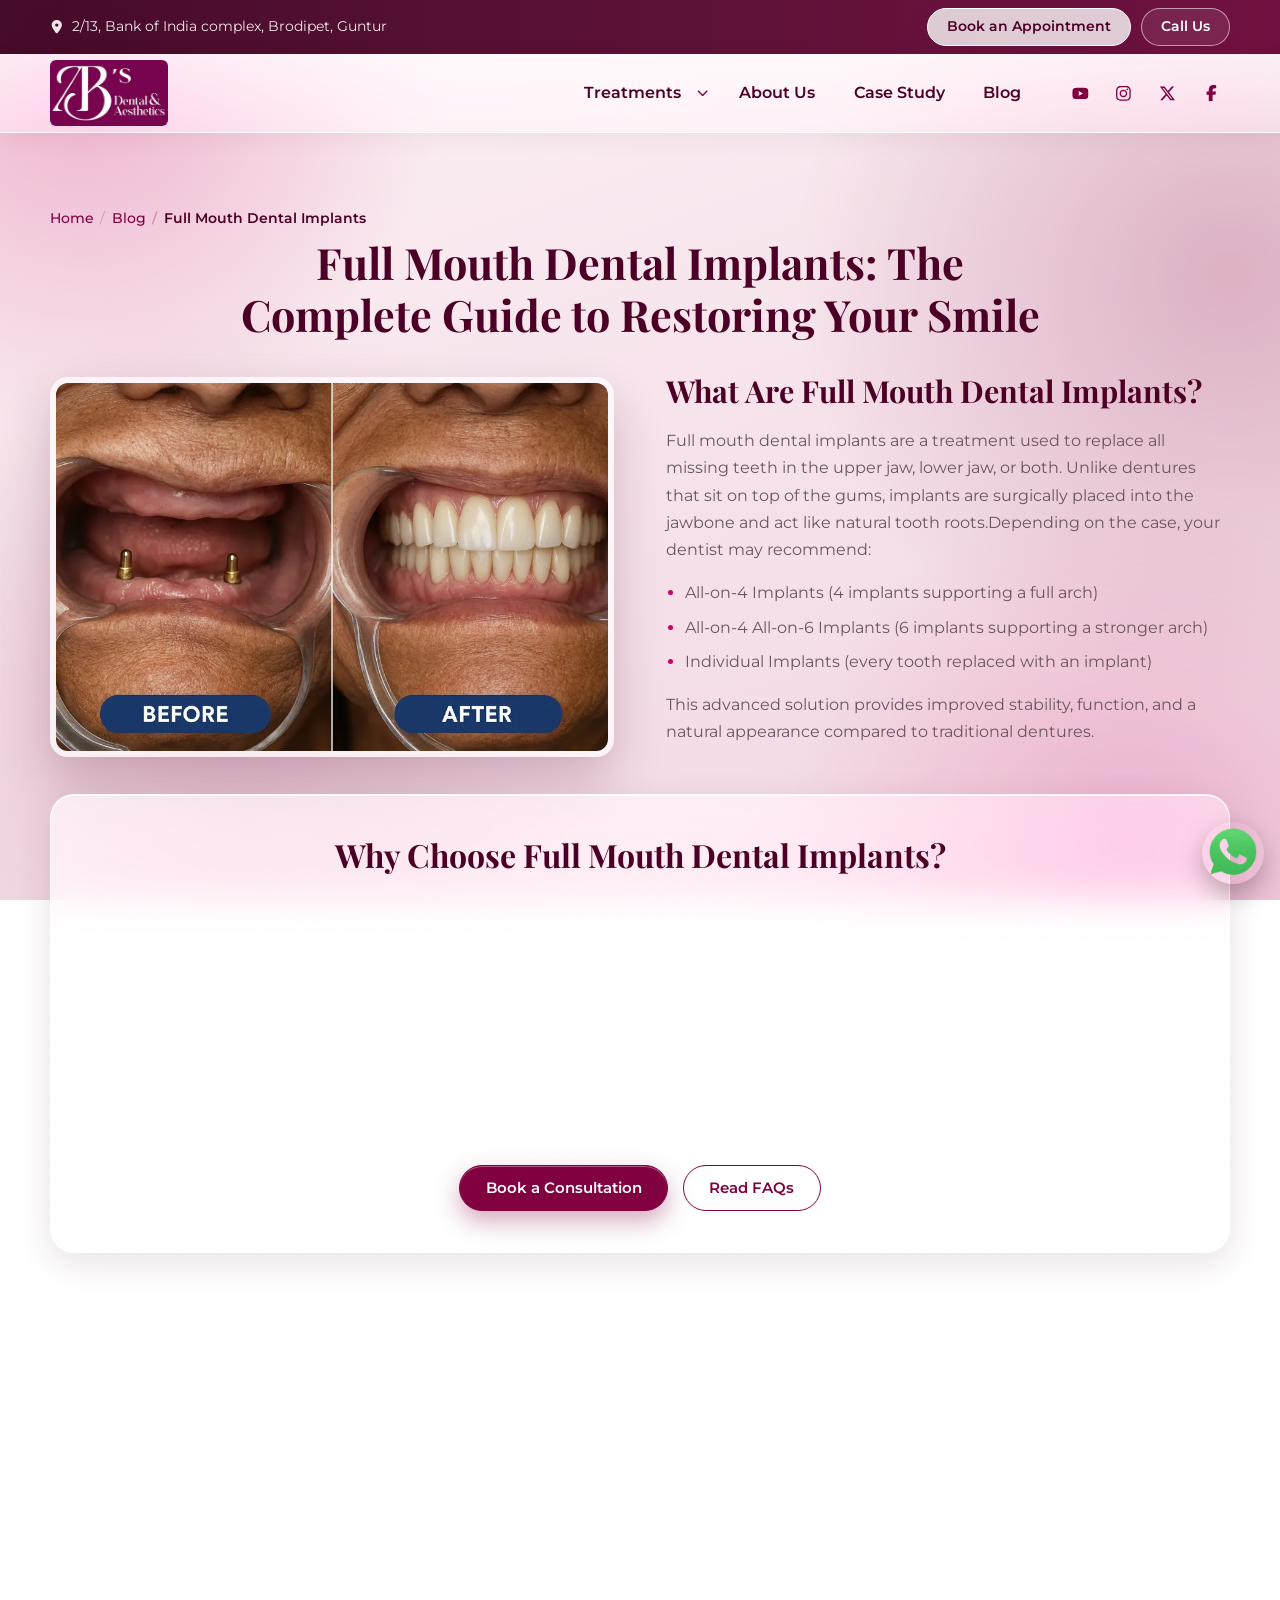
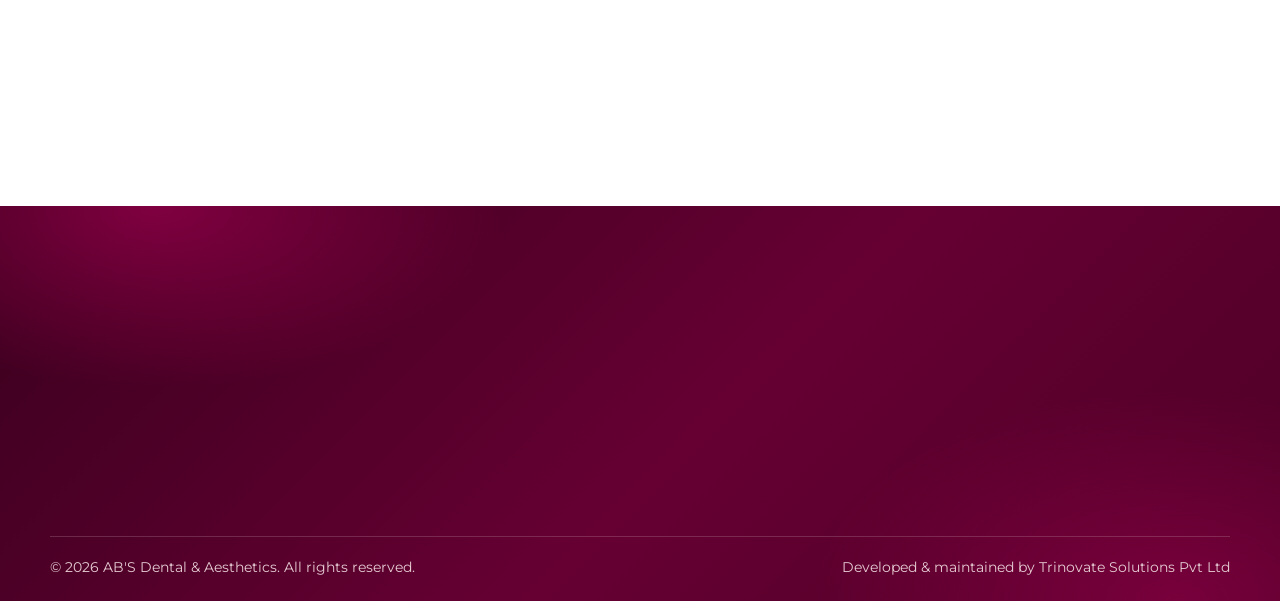
<file: src/blogs/1Full mouth Dental implants.html>
<!DOCTYPE html>
<html lang="en">
<head>
<meta charset="UTF-8">
<meta name="viewport" content="width=device-width, initial-scale=1">
<script>var d=document.documentElement;d.classList.add("js");setTimeout(function(){if(!d.classList.contains("reveal-ready"))d.classList.add("no-reveal")},3500)</script>
<title>Full Mouth Dental Implants: Complete Guide | AB’S Dental Guntur</title>
<meta name="description" content="Learn how full mouth dental implants (All-on-4, All-on-6 and individual implants) restore your smile, the benefits, and what to expect at AB’S Dental &amp; Aesthetics, Guntur.">
<meta name="robots" content="index, follow, max-image-preview:large">
<link rel="canonical" href="https://absdental.in/src/blogs/1Full%20mouth%20Dental%20implants.html">
<link rel="alternate" hreflang="en-IN" href="https://absdental.in/src/blogs/1Full%20mouth%20Dental%20implants.html">
<meta name="theme-color" content="#4d0026">
<link rel="icon" type="image/png" sizes="48x48" href="/media/favicon-48.png">
<link rel="icon" type="image/png" sizes="192x192" href="/media/favicon-192.png">
<link rel="apple-touch-icon" href="/media/apple-touch-icon.png">
<meta property="og:locale" content="en_IN">
<meta property="og:type" content="article">
<meta property="og:site_name" content="AB’S Dental &amp; Aesthetics">
<meta property="og:title" content="Full Mouth Dental Implants: Complete Guide | AB’S Dental Guntur">
<meta property="og:description" content="Learn how full mouth dental implants (All-on-4, All-on-6 and individual implants) restore your smile, the benefits, and what to expect at AB’S Dental &amp; Aesthetics, Guntur.">
<meta property="og:url" content="https://absdental.in/src/blogs/1Full%20mouth%20Dental%20implants.html">
<meta property="og:image" content="https://absdental.in/media/og-image.jpg">
<meta property="og:image:width" content="1200">
<meta property="og:image:height" content="630">
<meta property="og:image:alt" content="AB’S Dental &amp; Aesthetics clinic in Guntur">
<meta name="twitter:card" content="summary_large_image">
<meta name="twitter:title" content="Full Mouth Dental Implants: Complete Guide | AB’S Dental Guntur">
<meta name="twitter:description" content="Learn how full mouth dental implants (All-on-4, All-on-6 and individual implants) restore your smile, the benefits, and what to expect at AB’S Dental &amp; Aesthetics, Guntur.">
<meta name="twitter:image" content="https://absdental.in/media/og-image.jpg">
<meta name="google-site-verification" content="TLTCp3IsVCpTaIeezahrKRJpem9UY8pmIRuMdUpR8Zo">
<link rel="preconnect" href="https://fonts.googleapis.com"><link rel="preconnect" href="https://fonts.gstatic.com" crossorigin><link rel="stylesheet" href="https://fonts.googleapis.com/css2?family=Montserrat:wght@400;500;600;700&family=Playfair+Display:wght@600;700&display=swap">
<link rel="stylesheet" href="/src/style.css?v=20261013">
<script async src="https://www.googletagmanager.com/gtag/js?id=G-GJ7CJ37LS7"></script>
<script>window.dataLayer=window.dataLayer||[];function gtag(){dataLayer.push(arguments);}gtag('js',new Date());gtag('config','G-GJ7CJ37LS7');</script>
<script type="application/ld+json">
{
  "@context": "https://schema.org",
  "@type": "BlogPosting",
  "headline": "Full Mouth Dental Implants: The Complete Guide to Restoring Your Smile",
  "description": "Learn how full mouth dental implants (All-on-4, All-on-6 and individual implants) restore your smile, the benefits, and what to expect at AB’S Dental & Aesthetics, Guntur.",
  "image": "https://absdental.in/media/blog/DI.webp",
  "datePublished": "2025-10-01",
  "dateModified": "2025-10-01",
  "mainEntityOfPage": "https://absdental.in/src/blogs/1Full%20mouth%20Dental%20implants.html",
  "author": {
    "@type": "Organization",
    "name": "AB'S Dental & Aesthetics"
  },
  "publisher": {
    "@type": "Organization",
    "name": "AB'S Dental & Aesthetics",
    "logo": {
      "@type": "ImageObject",
      "url": "https://absdental.in/media/LOGO-AB.webp"
    }
  }
}
</script>
<script type="application/ld+json">
{
  "@context": "https://schema.org",
  "@type": "BreadcrumbList",
  "itemListElement": [
    {
      "@type": "ListItem",
      "position": 1,
      "name": "Home",
      "item": "https://absdental.in/"
    },
    {
      "@type": "ListItem",
      "position": 2,
      "name": "Blog",
      "item": "https://absdental.in/src/blog.html"
    },
    {
      "@type": "ListItem",
      "position": 3,
      "name": "Full Mouth Dental Implants",
      "item": "https://absdental.in/src/blogs/1Full%20mouth%20Dental%20implants.html"
    }
  ]
}
</script>
</head>
<body>
<a class="skip-link" href="#main">Skip to content</a>
<svg width="0" height="0" style="position:absolute" aria-hidden="true" focusable="false"><defs>
<linearGradient id="gTooth" x1="0" y1="0" x2="1" y2="1"><stop offset="0" stop-color="#fff"/><stop offset=".6" stop-color="#f6eef0"/><stop offset="1" stop-color="#dcc6cd"/></linearGradient>
<linearGradient id="gPlum" x1="0" y1="0" x2="1" y2="1"><stop offset="0" stop-color="#e0408f"/><stop offset=".5" stop-color="#b30059"/><stop offset="1" stop-color="#660033"/></linearGradient>
<linearGradient id="gGold" x1="0" y1="0" x2="1" y2="1"><stop offset="0" stop-color="#ffe49a"/><stop offset=".55" stop-color="#f0b845"/><stop offset="1" stop-color="#c98a1c"/></linearGradient>
<linearGradient id="gPink" x1="0" y1="0" x2="0" y2="1"><stop offset="0" stop-color="#ffb3bf"/><stop offset="1" stop-color="#ee7388"/></linearGradient>
<linearGradient id="gMetal" x1="0" y1="0" x2="1" y2="0"><stop offset="0" stop-color="#c9d4da"/><stop offset=".45" stop-color="#f4f8fa"/><stop offset="1" stop-color="#8fa2ac"/></linearGradient>
<path id="tooth" d="M100 40C80 30 55 38 52 65C50 90 62 100 66 125C69 150 72 170 84 170C96 170 94 140 100 140C106 140 104 170 116 170C128 170 131 150 134 125C138 100 150 90 148 65C145 38 120 30 100 40Z"/>
<path id="shine" d="M68 56C64 70 67 84 72 98" stroke="#fff" stroke-width="6" stroke-linecap="round" fill="none" opacity=".95"/>
<path id="spark" d="M0-14Q0 0 14 0Q0 0 0 14Q0 0-14 0Q0 0 0-14Z"/>
</defs></svg>
<div class="topbar"><div class="wrap topbar-in">
  <a class="topbar-loc" href="https://maps.app.goo.gl/wV21Ubjzq2DoTGzA8" target="_blank" rel="noopener"><svg class="ic" aria-hidden="true"><use href="/media/icons.svg#i-pin"/></svg><span>2/13, Bank of India complex, Brodipet, Guntur</span></a>
  <div class="topbar-cta">
    <button type="button" class="btn btn-light btn-sm" data-open-popup>Book an Appointment</button>
    <a class="btn btn-ghost btn-sm" href="tel:+919347062933">Call Us</a>
  </div>
</div></div>
<header class="navbar"><div class="wrap navbar-in">
  <a class="brand" href="/index.html"><img src="/media/LOGO-AB-sm.webp" width="118" height="67" alt="AB’S Dental &amp; Aesthetics – best dental clinic in Guntur"></a>
  <button class="nav-toggle" type="button" aria-label="Open menu" aria-expanded="false" aria-controls="primary-nav"><svg class="ic" aria-hidden="true"><use href="/media/icons.svg#i-bars"/></svg></button>
  <nav class="nav" id="primary-nav" aria-label="Main">
    <button class="nav-close" type="button" aria-label="Close menu"><svg class="ic" aria-hidden="true"><use href="/media/icons.svg#i-close"/></svg></button>
    <div class="has-dd">
      <a href="/src/treatments.html">Treatments</a>
      <button class="dd-toggle" type="button" aria-label="Show treatment categories" aria-expanded="false"><svg class="ic" aria-hidden="true"><use href="/media/icons.svg#i-chev"/></svg></button>
      <div class="dd">
        <a href="/src/dentaltreatment.html">Dental Treatment</a>
        <a href="/src/skintreatment.html">Skin Treatment</a>
        <a href="/src/hairtreatment.html">Hair Treatment</a>
      </div>
    </div>
    <a href="/src/aboutus.html">About Us</a>
    <a href="/src/casestudy.html">Case Study</a>
    <a href="/src/blog.html">Blog</a>
    <div class="nav-social"><a href="https://youtube.com/@ab_s_dental_aesthetics?si=SgtQN4DUEie_k_gW" target="_blank" rel="noopener" aria-label="YouTube"><svg class="ic" aria-hidden="true"><use href="/media/icons.svg#i-yt"/></svg></a><a href="https://www.instagram.com/abs_dental_aesthetics_guntur" target="_blank" rel="noopener" aria-label="Instagram"><svg class="ic" aria-hidden="true"><use href="/media/icons.svg#i-ig"/></svg></a><a href="https://x.com/AbsDental6" target="_blank" rel="noopener" aria-label="X (Twitter)"><svg class="ic" aria-hidden="true"><use href="/media/icons.svg#i-x"/></svg></a><a href="https://www.facebook.com/profile.php?id=100089572597140" target="_blank" rel="noopener" aria-label="Facebook"><svg class="ic" aria-hidden="true"><use href="/media/icons.svg#i-fb"/></svg></a></div>
  </nav>
  <div class="social"><a href="https://youtube.com/@ab_s_dental_aesthetics?si=SgtQN4DUEie_k_gW" target="_blank" rel="noopener" aria-label="YouTube"><svg class="ic" aria-hidden="true"><use href="/media/icons.svg#i-yt"/></svg></a><a href="https://www.instagram.com/abs_dental_aesthetics_guntur" target="_blank" rel="noopener" aria-label="Instagram"><svg class="ic" aria-hidden="true"><use href="/media/icons.svg#i-ig"/></svg></a><a href="https://x.com/AbsDental6" target="_blank" rel="noopener" aria-label="X (Twitter)"><svg class="ic" aria-hidden="true"><use href="/media/icons.svg#i-x"/></svg></a><a href="https://www.facebook.com/profile.php?id=100089572597140" target="_blank" rel="noopener" aria-label="Facebook"><svg class="ic" aria-hidden="true"><use href="/media/icons.svg#i-fb"/></svg></a></div>
</div></header>
<a class="wa-float" href="https://wa.me/919347062933?text=Hello%2C%20I%20am%20interested%20in%20booking%20an%20appointment." target="_blank" rel="noopener" aria-label="Chat with AB’S Dental &amp; Aesthetics on WhatsApp"><img src="/media/WA.webp" width="160" height="160" alt="WhatsApp" loading="lazy"></a>

<main id="main" class="article"><nav class="crumbs wrap" aria-label="Breadcrumb"><ol><li><a href="/">Home</a></li><li><a href="/src/blog.html">Blog</a></li><li aria-current="page">Full Mouth Dental Implants</li></ol></nav><div class="wrap">
      <section class="blog">
        <div class="headings" data-reveal="up">
          <h1>
            Full Mouth Dental Implants: The Complete Guide to Restoring Your
            Smile
          </h1>
          <!-- <h4>
            Losing multiple teeth can affect more than just your appearance—it
            impacts your confidence, chewing ability, and overall oral health.
            Thanks to modern dentistry, Full Mouth Dental Implants offer a
            permanent, natural-looking solution for patients who want to restore
            their entire smile with long-lasting results. Whether you’ve
            suffered tooth loss due to decay, age, gum disease, or injury, full
            mouth implants can transform not just your smile, but your quality
            of life. Here’s everything you need to know.
          </h4> -->
        </div>
        <div class="info">
          <div class="img-s" data-reveal="left">
            <img src="/media/blog/DI.webp" width="900" height="600" alt="Full mouth dental implants treatment explained by AB’S Dental &amp; Aesthetics Guntur" loading="lazy" decoding="async">
          </div>

          <div class="mini-info" data-reveal="right">
            <h2>What Are Full Mouth Dental Implants?</h2>
            <p>
              Full mouth dental implants are a treatment used to replace all
              missing teeth in the upper jaw, lower jaw, or both. Unlike
              dentures that sit on top of the gums, implants are surgically
              placed into the jawbone and act like natural tooth roots.Depending
              on the case, your dentist may recommend:
            </p><ul>
            <li>All-on-4 Implants (4 implants supporting a full arch)</li>
            <li>
              All-on-4 All-on-6 Implants (6 implants supporting a stronger arch)
            </li>
            <li>Individual Implants (every tooth replaced with an implant)</li></ul>
            <p>
              This advanced solution provides improved stability, function, and
              a natural appearance compared to traditional dentures.
            </p>
          </div>
        </div>
      </section>
      <section class="implant-section">
        <div class="container">
          <h2 class="section-title">Why Choose Full Mouth Dental Implants?</h2>

          <ul
            class="benefits-list"
            aria-label="Benefits of full mouth dental implants"
          >
            <li class="benefit-item" data-reveal="pop">
              <div class="benefit-item-in">
                <svg class="check" viewBox="0 0 24 24" aria-hidden="true">
                  <path
                    d="M20.285 6.709a1 1 0 0 0-1.414-1.418L9 15.162l-3.87-3.87a1 1 0 0 0-1.414 1.414l4.577 4.577a1 1 0 0 0 1.414 0z"
                  />
                </svg>
                <h3>Permanent &amp; Long-Lasting</h3>
              </div>
              <div>
                <p>
                  Dental implants fuse with the jawbone, creating a strong,
                  stable foundation that can last for decades with proper care.
                </p>
              </div>
            </li>

            <li class="benefit-item" data-reveal="pop">
              <div class="benefit-item-in">
                <svg class="check" viewBox="0 0 24 24" aria-hidden="true">
                  <path
                    d="M20.285 6.709a1 1 0 0 0-1.414-1.418L9 15.162l-3.87-3.87a1 1 0 0 0-1.414 1.414l4.577 4.577a1 1 0 0 0 1.414 0z"
                  />
                </svg>
                <h3>Look &amp; Feel Like Natural Teeth</h3>
              </div>
              <div>
                <p>
                  Implants mimic the appearance and function of real teeth—no
                  slipping, discomfort, or clicking like with dentures.
                </p>
              </div>
            </li>

            <li class="benefit-item" data-reveal="pop">
              <div class="benefit-item-in">
                <svg class="check" viewBox="0 0 24 24" aria-hidden="true">
                  <path
                    d="M20.285 6.709a1 1 0 0 0-1.414-1.418L9 15.162l-3.87-3.87a1 1 0 0 0-1.414 1.414l4.577 4.577a1 1 0 0 0 1.414 0z"
                  />
                </svg>
                <h3>Improved Chewing and Speech</h3>
              </div>
              <div>
                <p>
                  Eat your favorite foods again without worry, and enjoy clearer
                  speech without denture-related issues.
                </p>
              </div>
            </li>

            <!-- <li class="benefit-item" data-reveal="pop">
              <div class="benefit-item-in">
                <svg class="check" viewBox="0 0 24 24" aria-hidden="true">
                  <path
                    d="M20.285 6.709a1 1 0 0 0-1.414-1.418L9 15.162l-3.87-3.87a1 1 0 0 0-1.414 1.414l4.577 4.577a1 1 0 0 0 1.414 0z"
                  />
                </svg>
                <h3>Prevents Bone Loss</h3>
              </div>
              <div>
                <p>
                  Implants stimulate the jawbone, preventing shrinkage and
                  maintaining your natural facial structure.
                </p>
              </div>
            </li> -->

            <li class="benefit-item" data-reveal="pop">
              <div class="benefit-item-in">
                <svg class="check" viewBox="0 0 24 24" aria-hidden="true">
                  <path
                    d="M20.285 6.709a1 1 0 0 0-1.414-1.418L9 15.162l-3.87-3.87a1 1 0 0 0-1.414 1.414l4.577 4.577a1 1 0 0 0 1.414 0z"
                  />
                </svg>
                <h3>Boosted Confidence</h3>
              </div>
              <div>
                <p>
                  A full set of beautiful teeth can dramatically improve your
                  smile and self-esteem.
                </p>
              </div>
            </li>
          </ul>

          <div class="cta-row">
            <button class="btn-primary" data-open-popup>Book a Consultation</button>
            <a class="btn-secondary" href="/src/casestudy.html">Read FAQs</a>
          </div>
        </div>
      </section>
      <section class="why-abs">
        <div class="why-left" data-reveal="right">
          <h2>Why Choose ABS Dental for Full Mouth Implants?</h2>
          <p>
            At ABS Dental, we combine advanced implant technology, experienced
            specialists, and patient-centered care to deliver natural-looking
            and long-lasting smile transformations.Your new smile is crafted
            with precision, comfort, and long-term results in mind.
          </p><ul>
          <li>State-of-the-art 3D scanning & digital planning</li>
          <li>Painless, minimally invasive techniques</li>
          <li>High-quality implant systems</li>
          <li>Affordable EMI options Personalized smile design</li></ul>
          <p>
            Your new smile is crafted with precision, comfort, and long-term
            results in mind.
          </p>
        </div>
        <div class="why-right" data-reveal="left">
          <img src="/media/blog/DI.webp" width="900" height="600" alt="Full mouth dental implants treatment explained by AB’S Dental &amp; Aesthetics Guntur" loading="lazy" decoding="async">
        </div>
      </section>
    </div></main>

<footer class="site-footer"><div class="wrap">
  <div class="footer-grid">
    <div class="footer-brand" data-reveal="up">
      <a href="/index.html"><img src="/media/LOGO-AB-sm.webp" width="150" height="85" alt="AB’S Dental &amp; Aesthetics logo" loading="lazy"></a>
      <p>2/13, Bank of India complex, Brodipet<br>Guntur, Andhra Pradesh 522002</p>
      <p>Email: <a href="mailto:absdental69@gmail.com">absdental69@gmail.com</a><br>Phone: <a href="tel:+919347062933">+91 93470 62933</a>, <a href="tel:+919030044555">+91 90300 44555</a></p>
    </div>
    <div data-reveal="up"><h4>Quick Links</h4><ul>
      <li><a href="/index.html">Home</a></li>
      <li><a href="/src/treatments.html">Treatments</a></li>
      <li><a href="/src/aboutus.html">About Us</a></li>
      <li><a href="/src/casestudy.html">Case Study</a></li>
      <li><a href="/src/blog.html">Blogs</a></li></ul></div>
    <div data-reveal="up"><h4>Treatments</h4><ul>
      <li><a href="/src/dentaltreatment.html">Dental Treatment</a></li>
      <li><a href="/src/skintreatment.html">Skin Treatment</a></li>
      <li><a href="/src/hairtreatment.html">Hair Treatment</a></li></ul></div>
    <div data-reveal="up"><h4>Follow Us</h4><div class="footer-social"><a href="https://youtube.com/@ab_s_dental_aesthetics?si=SgtQN4DUEie_k_gW" target="_blank" rel="noopener" aria-label="YouTube"><svg class="ic" aria-hidden="true"><use href="/media/icons.svg#i-yt"/></svg></a><a href="https://www.instagram.com/abs_dental_aesthetics_guntur" target="_blank" rel="noopener" aria-label="Instagram"><svg class="ic" aria-hidden="true"><use href="/media/icons.svg#i-ig"/></svg></a><a href="https://x.com/AbsDental6" target="_blank" rel="noopener" aria-label="X (Twitter)"><svg class="ic" aria-hidden="true"><use href="/media/icons.svg#i-x"/></svg></a><a href="https://www.facebook.com/profile.php?id=100089572597140" target="_blank" rel="noopener" aria-label="Facebook"><svg class="ic" aria-hidden="true"><use href="/media/icons.svg#i-fb"/></svg></a></div></div>
  </div>
  <div class="footer-bottom">
    <p>&copy; 2026 AB'S Dental &amp; Aesthetics. All rights reserved.</p>
    <p>Developed &amp; maintained by Trinovate Solutions Pvt Ltd</p>
  </div>
</div></footer>
<div class="modal" id="appointment-modal" role="dialog" aria-modal="true" aria-labelledby="modal-title">
  <div class="modal-box">
    <button class="modal-close" type="button" data-close-popup aria-label="Close"><svg class="ic" aria-hidden="true"><use href="/media/icons.svg#i-close"/></svg></button>
    <h2 id="modal-title">Book an Appointment</h2>
    <p>Leave your details and our team will call you to confirm a time.</p>
    <form id="appointmentForm" class="form" action="/src/sendMail.php" method="post">
      <label>Your name<input type="text" name="name" autocomplete="name" required></label>
      <label>Phone number<input type="tel" name="phone" autocomplete="tel" inputmode="tel" pattern="[0-9+()\-\s]{8,20}" required></label>
      <label>Email (optional)<input type="email" name="email" autocomplete="email"></label>
      <label>I am interested in
        <select name="disease" id="category" required>
          <option value="" disabled selected>Select an option</option>
          <option value="Dental">Dental</option>
          <option value="Skin">Skin</option>
          <option value="Hair">Hair</option>
        </select>
      </label>
      <label>Preferred date (optional)<input type="date" name="date" id="appt-date"></label>
      <input type="hidden" name="service" id="svc">
      <div class="hp" aria-hidden="true"><label>Website<input type="text" name="website" tabindex="-1" autocomplete="off"></label></div>
      <button class="btn btn-primary" type="submit">Request Appointment</button>
      <p class="form-note" role="status" aria-live="polite"></p>
    </form>
  </div>
</div>
<script src="/src/script.js?v=20261013" defer></script>
</body>
</html>
</file>
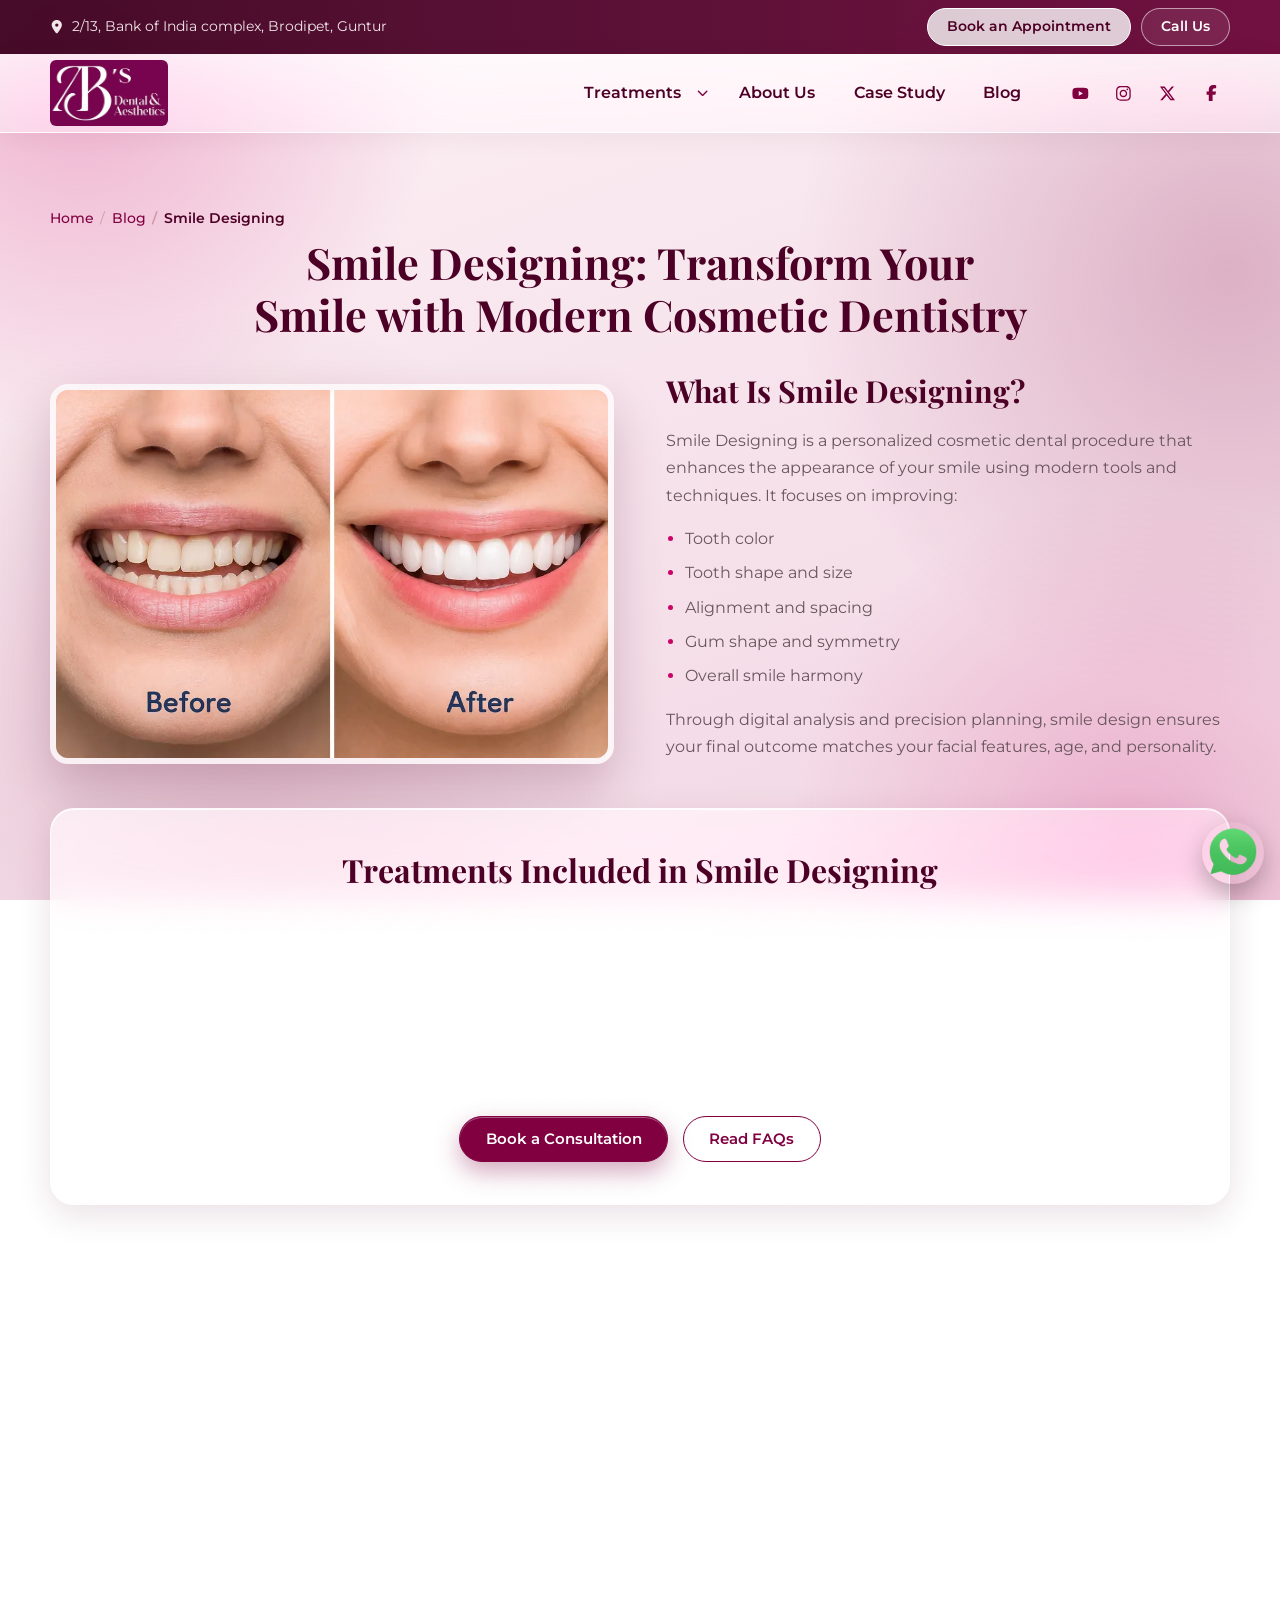
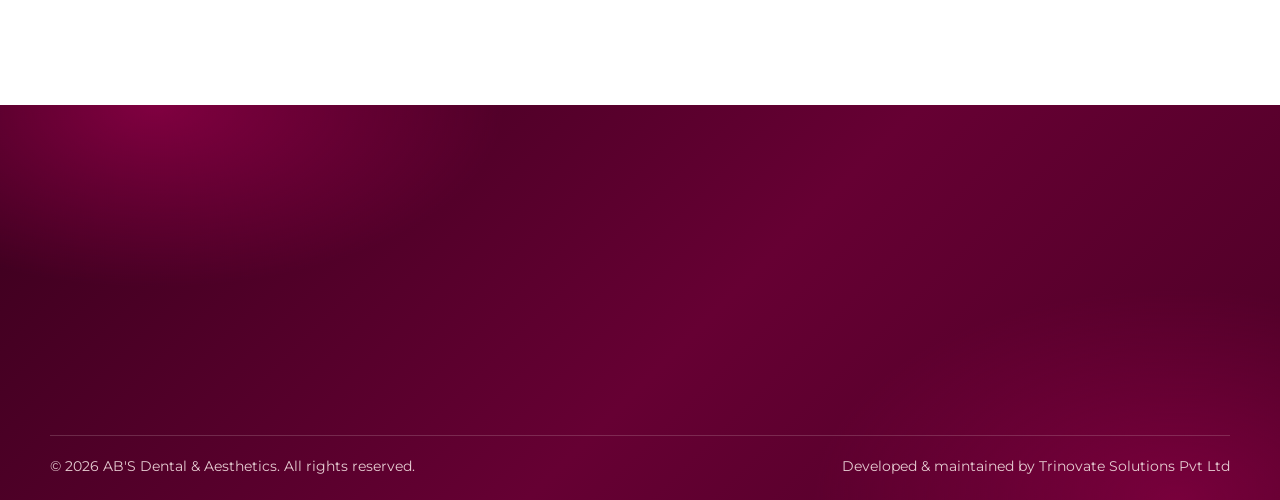
<file: src/blogs/2.SmileDesigning.html>
<!DOCTYPE html>
<html lang="en">
<head>
<meta charset="UTF-8">
<meta name="viewport" content="width=device-width, initial-scale=1">
<script>var d=document.documentElement;d.classList.add("js");setTimeout(function(){if(!d.classList.contains("reveal-ready"))d.classList.add("no-reveal")},3500)</script>
<title>Smile Designing &amp; Cosmetic Dentistry Guide | AB’S Dental Guntur</title>
<meta name="description" content="What is smile designing? Learn how personalised cosmetic dentistry reshapes the look of your smile, and who can benefit, at AB’S Dental &amp; Aesthetics, Guntur.">
<meta name="robots" content="index, follow, max-image-preview:large">
<link rel="canonical" href="https://absdental.in/src/blogs/2.SmileDesigning.html">
<link rel="alternate" hreflang="en-IN" href="https://absdental.in/src/blogs/2.SmileDesigning.html">
<meta name="theme-color" content="#4d0026">
<link rel="icon" type="image/png" sizes="48x48" href="/media/favicon-48.png">
<link rel="icon" type="image/png" sizes="192x192" href="/media/favicon-192.png">
<link rel="apple-touch-icon" href="/media/apple-touch-icon.png">
<meta property="og:locale" content="en_IN">
<meta property="og:type" content="article">
<meta property="og:site_name" content="AB’S Dental &amp; Aesthetics">
<meta property="og:title" content="Smile Designing &amp; Cosmetic Dentistry Guide | AB’S Dental Guntur">
<meta property="og:description" content="What is smile designing? Learn how personalised cosmetic dentistry reshapes the look of your smile, and who can benefit, at AB’S Dental &amp; Aesthetics, Guntur.">
<meta property="og:url" content="https://absdental.in/src/blogs/2.SmileDesigning.html">
<meta property="og:image" content="https://absdental.in/media/og-image.jpg">
<meta property="og:image:width" content="1200">
<meta property="og:image:height" content="630">
<meta property="og:image:alt" content="AB’S Dental &amp; Aesthetics clinic in Guntur">
<meta name="twitter:card" content="summary_large_image">
<meta name="twitter:title" content="Smile Designing &amp; Cosmetic Dentistry Guide | AB’S Dental Guntur">
<meta name="twitter:description" content="What is smile designing? Learn how personalised cosmetic dentistry reshapes the look of your smile, and who can benefit, at AB’S Dental &amp; Aesthetics, Guntur.">
<meta name="twitter:image" content="https://absdental.in/media/og-image.jpg">
<meta name="google-site-verification" content="TLTCp3IsVCpTaIeezahrKRJpem9UY8pmIRuMdUpR8Zo">
<link rel="preconnect" href="https://fonts.googleapis.com"><link rel="preconnect" href="https://fonts.gstatic.com" crossorigin><link rel="stylesheet" href="https://fonts.googleapis.com/css2?family=Montserrat:wght@400;500;600;700&family=Playfair+Display:wght@600;700&display=swap">
<link rel="stylesheet" href="/src/style.css?v=20261013">
<script async src="https://www.googletagmanager.com/gtag/js?id=G-GJ7CJ37LS7"></script>
<script>window.dataLayer=window.dataLayer||[];function gtag(){dataLayer.push(arguments);}gtag('js',new Date());gtag('config','G-GJ7CJ37LS7');</script>
<script type="application/ld+json">
{
  "@context": "https://schema.org",
  "@type": "BlogPosting",
  "headline": "Smile Designing: Transform Your Smile with Modern Cosmetic Dentistry",
  "description": "What is smile designing? Learn how personalised cosmetic dentistry reshapes the look of your smile, and who can benefit, at AB’S Dental & Aesthetics, Guntur.",
  "image": "https://absdental.in/media/blog/SD.webp",
  "datePublished": "2025-10-25",
  "dateModified": "2025-10-25",
  "mainEntityOfPage": "https://absdental.in/src/blogs/2.SmileDesigning.html",
  "author": {
    "@type": "Organization",
    "name": "AB'S Dental & Aesthetics"
  },
  "publisher": {
    "@type": "Organization",
    "name": "AB'S Dental & Aesthetics",
    "logo": {
      "@type": "ImageObject",
      "url": "https://absdental.in/media/LOGO-AB.webp"
    }
  }
}
</script>
<script type="application/ld+json">
{
  "@context": "https://schema.org",
  "@type": "BreadcrumbList",
  "itemListElement": [
    {
      "@type": "ListItem",
      "position": 1,
      "name": "Home",
      "item": "https://absdental.in/"
    },
    {
      "@type": "ListItem",
      "position": 2,
      "name": "Blog",
      "item": "https://absdental.in/src/blog.html"
    },
    {
      "@type": "ListItem",
      "position": 3,
      "name": "Smile Designing",
      "item": "https://absdental.in/src/blogs/2.SmileDesigning.html"
    }
  ]
}
</script>
</head>
<body>
<a class="skip-link" href="#main">Skip to content</a>
<svg width="0" height="0" style="position:absolute" aria-hidden="true" focusable="false"><defs>
<linearGradient id="gTooth" x1="0" y1="0" x2="1" y2="1"><stop offset="0" stop-color="#fff"/><stop offset=".6" stop-color="#f6eef0"/><stop offset="1" stop-color="#dcc6cd"/></linearGradient>
<linearGradient id="gPlum" x1="0" y1="0" x2="1" y2="1"><stop offset="0" stop-color="#e0408f"/><stop offset=".5" stop-color="#b30059"/><stop offset="1" stop-color="#660033"/></linearGradient>
<linearGradient id="gGold" x1="0" y1="0" x2="1" y2="1"><stop offset="0" stop-color="#ffe49a"/><stop offset=".55" stop-color="#f0b845"/><stop offset="1" stop-color="#c98a1c"/></linearGradient>
<linearGradient id="gPink" x1="0" y1="0" x2="0" y2="1"><stop offset="0" stop-color="#ffb3bf"/><stop offset="1" stop-color="#ee7388"/></linearGradient>
<linearGradient id="gMetal" x1="0" y1="0" x2="1" y2="0"><stop offset="0" stop-color="#c9d4da"/><stop offset=".45" stop-color="#f4f8fa"/><stop offset="1" stop-color="#8fa2ac"/></linearGradient>
<path id="tooth" d="M100 40C80 30 55 38 52 65C50 90 62 100 66 125C69 150 72 170 84 170C96 170 94 140 100 140C106 140 104 170 116 170C128 170 131 150 134 125C138 100 150 90 148 65C145 38 120 30 100 40Z"/>
<path id="shine" d="M68 56C64 70 67 84 72 98" stroke="#fff" stroke-width="6" stroke-linecap="round" fill="none" opacity=".95"/>
<path id="spark" d="M0-14Q0 0 14 0Q0 0 0 14Q0 0-14 0Q0 0 0-14Z"/>
</defs></svg>
<div class="topbar"><div class="wrap topbar-in">
  <a class="topbar-loc" href="https://maps.app.goo.gl/wV21Ubjzq2DoTGzA8" target="_blank" rel="noopener"><svg class="ic" aria-hidden="true"><use href="/media/icons.svg#i-pin"/></svg><span>2/13, Bank of India complex, Brodipet, Guntur</span></a>
  <div class="topbar-cta">
    <button type="button" class="btn btn-light btn-sm" data-open-popup>Book an Appointment</button>
    <a class="btn btn-ghost btn-sm" href="tel:+919347062933">Call Us</a>
  </div>
</div></div>
<header class="navbar"><div class="wrap navbar-in">
  <a class="brand" href="/index.html"><img src="/media/LOGO-AB-sm.webp" width="118" height="67" alt="AB’S Dental &amp; Aesthetics – best dental clinic in Guntur"></a>
  <button class="nav-toggle" type="button" aria-label="Open menu" aria-expanded="false" aria-controls="primary-nav"><svg class="ic" aria-hidden="true"><use href="/media/icons.svg#i-bars"/></svg></button>
  <nav class="nav" id="primary-nav" aria-label="Main">
    <button class="nav-close" type="button" aria-label="Close menu"><svg class="ic" aria-hidden="true"><use href="/media/icons.svg#i-close"/></svg></button>
    <div class="has-dd">
      <a href="/src/treatments.html">Treatments</a>
      <button class="dd-toggle" type="button" aria-label="Show treatment categories" aria-expanded="false"><svg class="ic" aria-hidden="true"><use href="/media/icons.svg#i-chev"/></svg></button>
      <div class="dd">
        <a href="/src/dentaltreatment.html">Dental Treatment</a>
        <a href="/src/skintreatment.html">Skin Treatment</a>
        <a href="/src/hairtreatment.html">Hair Treatment</a>
      </div>
    </div>
    <a href="/src/aboutus.html">About Us</a>
    <a href="/src/casestudy.html">Case Study</a>
    <a href="/src/blog.html">Blog</a>
    <div class="nav-social"><a href="https://youtube.com/@ab_s_dental_aesthetics?si=SgtQN4DUEie_k_gW" target="_blank" rel="noopener" aria-label="YouTube"><svg class="ic" aria-hidden="true"><use href="/media/icons.svg#i-yt"/></svg></a><a href="https://www.instagram.com/abs_dental_aesthetics_guntur" target="_blank" rel="noopener" aria-label="Instagram"><svg class="ic" aria-hidden="true"><use href="/media/icons.svg#i-ig"/></svg></a><a href="https://x.com/AbsDental6" target="_blank" rel="noopener" aria-label="X (Twitter)"><svg class="ic" aria-hidden="true"><use href="/media/icons.svg#i-x"/></svg></a><a href="https://www.facebook.com/profile.php?id=100089572597140" target="_blank" rel="noopener" aria-label="Facebook"><svg class="ic" aria-hidden="true"><use href="/media/icons.svg#i-fb"/></svg></a></div>
  </nav>
  <div class="social"><a href="https://youtube.com/@ab_s_dental_aesthetics?si=SgtQN4DUEie_k_gW" target="_blank" rel="noopener" aria-label="YouTube"><svg class="ic" aria-hidden="true"><use href="/media/icons.svg#i-yt"/></svg></a><a href="https://www.instagram.com/abs_dental_aesthetics_guntur" target="_blank" rel="noopener" aria-label="Instagram"><svg class="ic" aria-hidden="true"><use href="/media/icons.svg#i-ig"/></svg></a><a href="https://x.com/AbsDental6" target="_blank" rel="noopener" aria-label="X (Twitter)"><svg class="ic" aria-hidden="true"><use href="/media/icons.svg#i-x"/></svg></a><a href="https://www.facebook.com/profile.php?id=100089572597140" target="_blank" rel="noopener" aria-label="Facebook"><svg class="ic" aria-hidden="true"><use href="/media/icons.svg#i-fb"/></svg></a></div>
</div></header>
<a class="wa-float" href="https://wa.me/919347062933?text=Hello%2C%20I%20am%20interested%20in%20booking%20an%20appointment." target="_blank" rel="noopener" aria-label="Chat with AB’S Dental &amp; Aesthetics on WhatsApp"><img src="/media/WA.webp" width="160" height="160" alt="WhatsApp" loading="lazy"></a>

<main id="main" class="article"><nav class="crumbs wrap" aria-label="Breadcrumb"><ol><li><a href="/">Home</a></li><li><a href="/src/blog.html">Blog</a></li><li aria-current="page">Smile Designing</li></ol></nav><div class="wrap">
      <section class="blog">
        <div class="headings" data-reveal="up">
          <h1>
            Smile Designing: Transform Your Smile with Modern Cosmetic Dentistry
          </h1>
          <!-- <h4>
            Losing multiple teeth can affect more than just your appearance—it
            impacts your confidence, chewing ability, and overall oral health.
            Thanks to modern dentistry, Full Mouth Dental Implants offer a
            permanent, natural-looking solution for patients who want to restore
            their entire smile with long-lasting results. Whether you’ve
            suffered tooth loss due to decay, age, gum disease, or injury, full
            mouth implants can transform not just your smile, but your quality
            of life. Here’s everything you need to know.
          </h4> -->
        </div>
        <div class="info">
          <div class="img-s" data-reveal="left">
            <img src="/media/blog/SD.webp" width="900" height="600" alt="Smile designing and cosmetic dentistry at AB’S Dental &amp; Aesthetics Guntur" loading="lazy" decoding="async">
          </div>

          <div class="mini-info" data-reveal="right">
            <h2>What Is Smile Designing?</h2>
            <p>
              Smile Designing is a personalized cosmetic dental procedure that enhances the appearance of your smile using modern tools and techniques. It focuses on improving:
            </p><ul>
            <li>Tooth color</li>
            <li>
              Tooth shape and size</li>
            <li>Alignment and spacing</li>
            <li>Gum shape and symmetry</li>
            <li>Overall smile harmony</li></ul>
            <p>
              Through digital analysis and precision planning, smile design ensures your final outcome matches your facial features, age, and personality.
            </p>
          </div>
        </div>
      </section>
      <section class="implant-section">
        <div class="container">
          <h2 class="section-title">Treatments Included in Smile Designing</h2>

          <ul
            class="benefits-list"
            aria-label="Benefits of full mouth dental implants"
          >
            <li class="benefit-item" data-reveal="pop">
              <div class="benefit-item-in">
                <svg class="check" viewBox="0 0 24 24" aria-hidden="true">
                  <path
                    d="M20.285 6.709a1 1 0 0 0-1.414-1.418L9 15.162l-3.87-3.87a1 1 0 0 0-1.414 1.414l4.577 4.577a1 1 0 0 0 1.414 0z"
                  />
                </svg>
                <h3>Teeth Whitening</h3>
              </div>
              <div>
                <p>
                  For a brighter, whiter smile that looks clean and youthful.
                </p>
              </div>
            </li>

            <li class="benefit-item" data-reveal="pop">
              <div class="benefit-item-in">
                <svg class="check" viewBox="0 0 24 24" aria-hidden="true">
                  <path
                    d="M20.285 6.709a1 1 0 0 0-1.414-1.418L9 15.162l-3.87-3.87a1 1 0 0 0-1.414 1.414l4.577 4.577a1 1 0 0 0 1.414 0z"
                  />
                </svg>
                <h3>Gum Contouring</h3>
              </div>
              <div>
                <p>
                  Reshapes the gums to reduce a gummy smile.</p>
              </div>
            </li>

            <li class="benefit-item" data-reveal="pop">
              <div class="benefit-item-in">
                <svg class="check" viewBox="0 0 24 24" aria-hidden="true">
                  <path
                    d="M20.285 6.709a1 1 0 0 0-1.414-1.418L9 15.162l-3.87-3.87a1 1 0 0 0-1.414 1.414l4.577 4.577a1 1 0 0 0 1.414 0z"
                  />
                </svg>
                <h3>Dental Crowns</h3>
              </div>
              <div>
                <p>
                  Used to restore broken, worn, or severely damaged teeth.
                </p>
              </div>
            </li>

            <!-- <li class="benefit-item" data-reveal="pop">
              <div class="benefit-item-in">
                <svg class="check" viewBox="0 0 24 24" aria-hidden="true">
                  <path
                    d="M20.285 6.709a1 1 0 0 0-1.414-1.418L9 15.162l-3.87-3.87a1 1 0 0 0-1.414 1.414l4.577 4.577a1 1 0 0 0 1.414 0z"
                  />
                </svg>
                <h3>Prevents Bone Loss</h3>
              </div>
              <div>
                <p>
                  Implants stimulate the jawbone, preventing shrinkage and
                  maintaining your natural facial structure.
                </p>
              </div>
            </li> -->

            <li class="benefit-item" data-reveal="pop">
              <div class="benefit-item-in">
                <svg class="check" viewBox="0 0 24 24" aria-hidden="true">
                  <path
                    d="M20.285 6.709a1 1 0 0 0-1.414-1.418L9 15.162l-3.87-3.87a1 1 0 0 0-1.414 1.414l4.577 4.577a1 1 0 0 0 1.414 0z"
                  />
                </svg>
                <h3>Composite Bonding</h3>
              </div>
              <div>
                <p>
                  Repairs chips, cracks, and small gaps instantly.
                </p>
              </div>
            </li>
          </ul>

          <div class="cta-row">
            <button class="btn-primary" data-open-popup>Book a Consultation</button>
            <a class="btn-secondary" href="/src/casestudy.html">Read FAQs</a>
          </div>
        </div>
      </section>
      <section class="why-abs">
        <div class="why-left" data-reveal="right">
          <h2>Why Choose ABS Dental for Smile Designing?</h2>
          <p>
            At ABS Dental, your smile transformation is handled by skilled cosmetic dentists using advanced technology and a patient-first approach.
          </p><ul>
          <li>Digital Smile Designing (DSD) for accurate previews</li>
          <li>High-quality veneers, crowns, and materials</li>
          <li>Experienced cosmetic specialists</li>
          <li>Painless treatments with modern equipment</li></ul>
          <p>
           You get a smile that’s natural, attractive, and designed just for you.
          </p>
        </div>
        <div class="why-right" data-reveal="left">
          <img src="/media/blog/SD.webp" width="900" height="600" alt="Smile designing and cosmetic dentistry at AB’S Dental &amp; Aesthetics Guntur" loading="lazy" decoding="async">
        </div>
      </section>
    </div></main>

<footer class="site-footer"><div class="wrap">
  <div class="footer-grid">
    <div class="footer-brand" data-reveal="up">
      <a href="/index.html"><img src="/media/LOGO-AB-sm.webp" width="150" height="85" alt="AB’S Dental &amp; Aesthetics logo" loading="lazy"></a>
      <p>2/13, Bank of India complex, Brodipet<br>Guntur, Andhra Pradesh 522002</p>
      <p>Email: <a href="mailto:absdental69@gmail.com">absdental69@gmail.com</a><br>Phone: <a href="tel:+919347062933">+91 93470 62933</a>, <a href="tel:+919030044555">+91 90300 44555</a></p>
    </div>
    <div data-reveal="up"><h4>Quick Links</h4><ul>
      <li><a href="/index.html">Home</a></li>
      <li><a href="/src/treatments.html">Treatments</a></li>
      <li><a href="/src/aboutus.html">About Us</a></li>
      <li><a href="/src/casestudy.html">Case Study</a></li>
      <li><a href="/src/blog.html">Blogs</a></li></ul></div>
    <div data-reveal="up"><h4>Treatments</h4><ul>
      <li><a href="/src/dentaltreatment.html">Dental Treatment</a></li>
      <li><a href="/src/skintreatment.html">Skin Treatment</a></li>
      <li><a href="/src/hairtreatment.html">Hair Treatment</a></li></ul></div>
    <div data-reveal="up"><h4>Follow Us</h4><div class="footer-social"><a href="https://youtube.com/@ab_s_dental_aesthetics?si=SgtQN4DUEie_k_gW" target="_blank" rel="noopener" aria-label="YouTube"><svg class="ic" aria-hidden="true"><use href="/media/icons.svg#i-yt"/></svg></a><a href="https://www.instagram.com/abs_dental_aesthetics_guntur" target="_blank" rel="noopener" aria-label="Instagram"><svg class="ic" aria-hidden="true"><use href="/media/icons.svg#i-ig"/></svg></a><a href="https://x.com/AbsDental6" target="_blank" rel="noopener" aria-label="X (Twitter)"><svg class="ic" aria-hidden="true"><use href="/media/icons.svg#i-x"/></svg></a><a href="https://www.facebook.com/profile.php?id=100089572597140" target="_blank" rel="noopener" aria-label="Facebook"><svg class="ic" aria-hidden="true"><use href="/media/icons.svg#i-fb"/></svg></a></div></div>
  </div>
  <div class="footer-bottom">
    <p>&copy; 2026 AB'S Dental &amp; Aesthetics. All rights reserved.</p>
    <p>Developed &amp; maintained by Trinovate Solutions Pvt Ltd</p>
  </div>
</div></footer>
<div class="modal" id="appointment-modal" role="dialog" aria-modal="true" aria-labelledby="modal-title">
  <div class="modal-box">
    <button class="modal-close" type="button" data-close-popup aria-label="Close"><svg class="ic" aria-hidden="true"><use href="/media/icons.svg#i-close"/></svg></button>
    <h2 id="modal-title">Book an Appointment</h2>
    <p>Leave your details and our team will call you to confirm a time.</p>
    <form id="appointmentForm" class="form" action="/src/sendMail.php" method="post">
      <label>Your name<input type="text" name="name" autocomplete="name" required></label>
      <label>Phone number<input type="tel" name="phone" autocomplete="tel" inputmode="tel" pattern="[0-9+()\-\s]{8,20}" required></label>
      <label>Email (optional)<input type="email" name="email" autocomplete="email"></label>
      <label>I am interested in
        <select name="disease" id="category" required>
          <option value="" disabled selected>Select an option</option>
          <option value="Dental">Dental</option>
          <option value="Skin">Skin</option>
          <option value="Hair">Hair</option>
        </select>
      </label>
      <label>Preferred date (optional)<input type="date" name="date" id="appt-date"></label>
      <input type="hidden" name="service" id="svc">
      <div class="hp" aria-hidden="true"><label>Website<input type="text" name="website" tabindex="-1" autocomplete="off"></label></div>
      <button class="btn btn-primary" type="submit">Request Appointment</button>
      <p class="form-note" role="status" aria-live="polite"></p>
    </form>
  </div>
</div>
<script src="/src/script.js?v=20261013" defer></script>
</body>
</html>
</file>
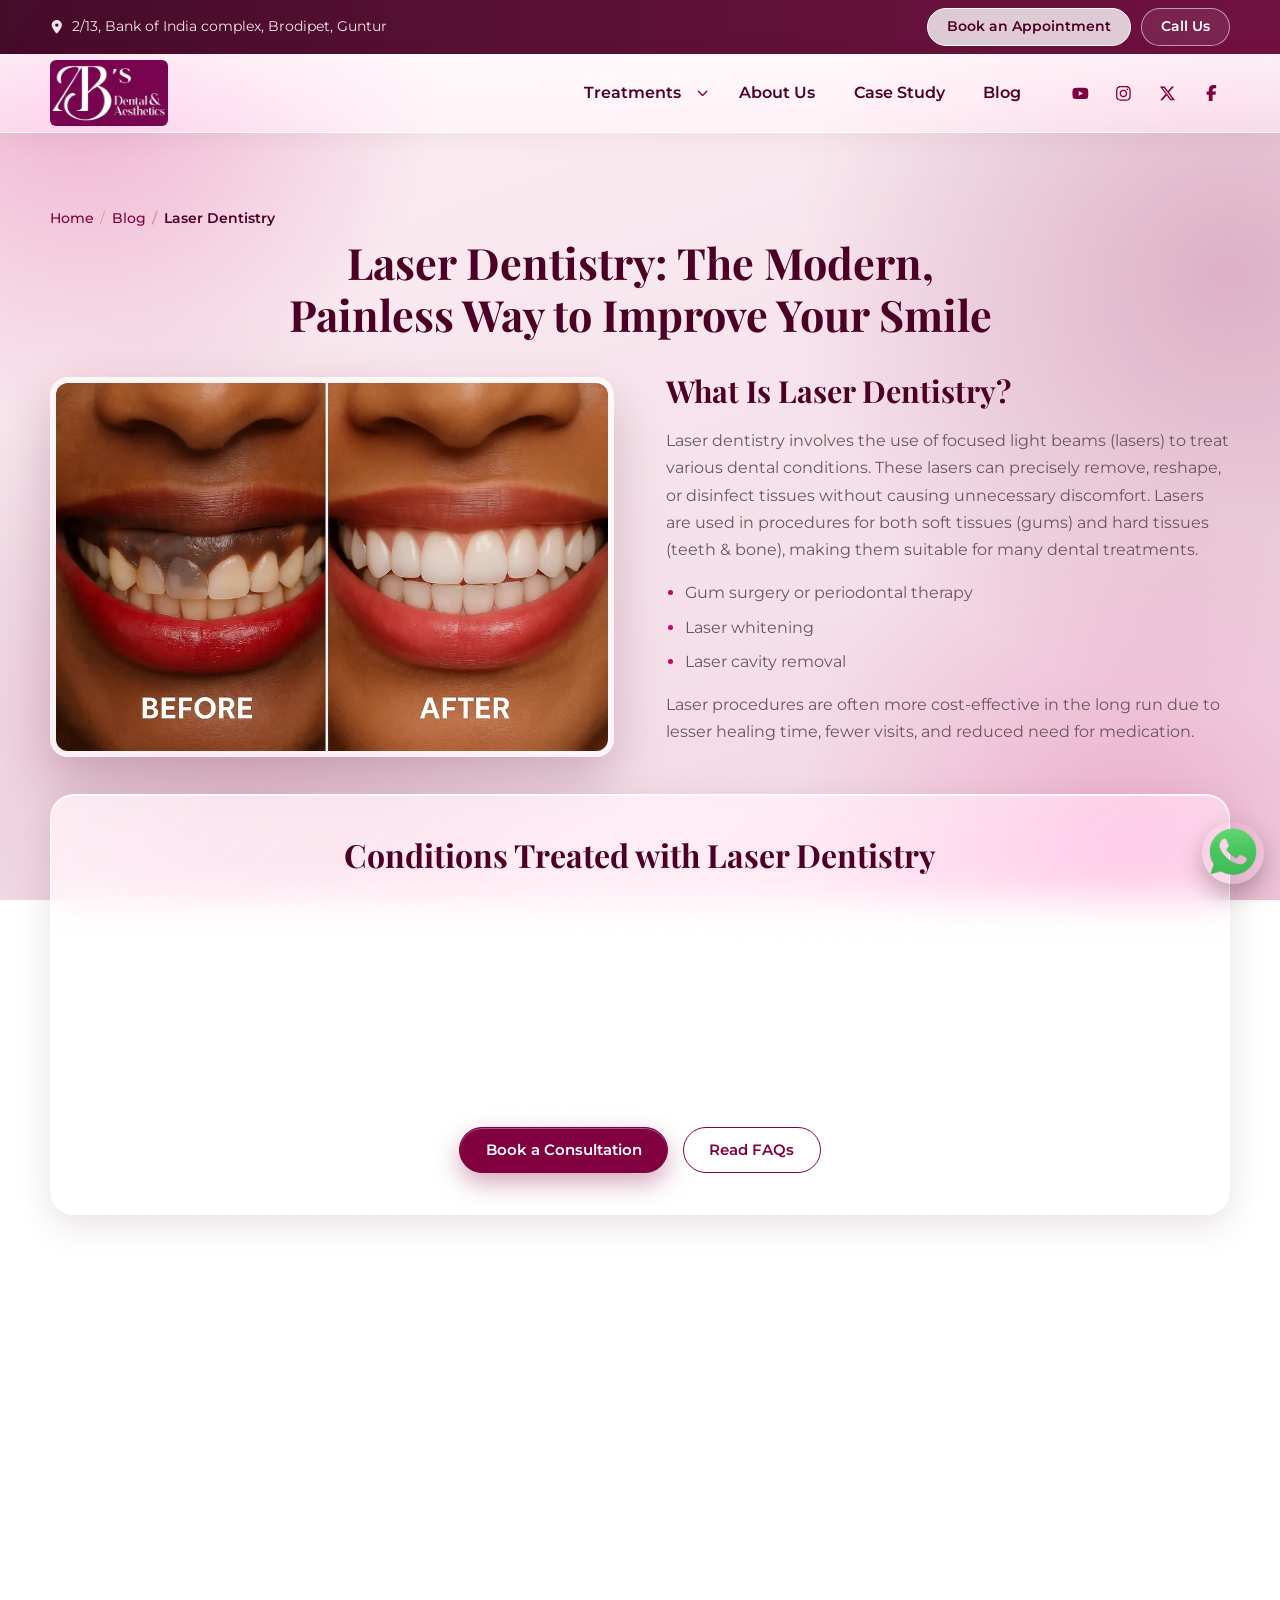
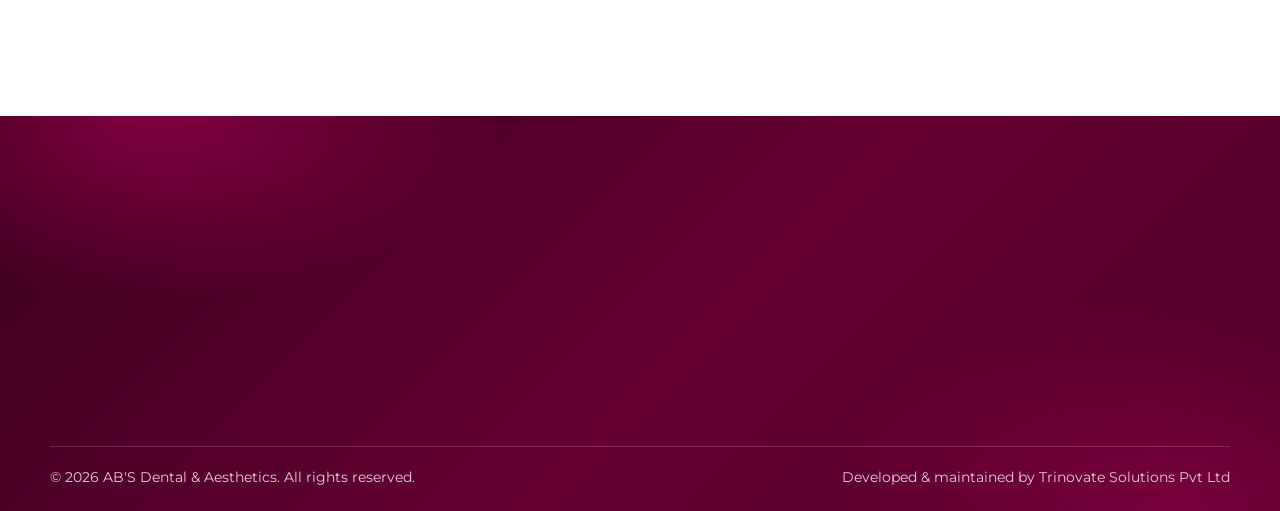
<file: src/blogs/3.Laser dentistry.html>
<!DOCTYPE html>
<html lang="en">
<head>
<meta charset="UTF-8">
<meta name="viewport" content="width=device-width, initial-scale=1">
<script>var d=document.documentElement;d.classList.add("js");setTimeout(function(){if(!d.classList.contains("reveal-ready"))d.classList.add("no-reveal")},3500)</script>
<title>Laser Dentistry: A Painless Way to Improve Your Smile | AB’S Dental Guntur</title>
<meta name="description" content="Laser dentistry uses focused light to treat gums and teeth precisely and comfortably. Understand the procedures, benefits and recovery with AB’S Dental &amp; Aesthetics, Guntur.">
<meta name="robots" content="index, follow, max-image-preview:large">
<link rel="canonical" href="https://absdental.in/src/blogs/3.Laser%20dentistry.html">
<link rel="alternate" hreflang="en-IN" href="https://absdental.in/src/blogs/3.Laser%20dentistry.html">
<meta name="theme-color" content="#4d0026">
<link rel="icon" type="image/png" sizes="48x48" href="/media/favicon-48.png">
<link rel="icon" type="image/png" sizes="192x192" href="/media/favicon-192.png">
<link rel="apple-touch-icon" href="/media/apple-touch-icon.png">
<meta property="og:locale" content="en_IN">
<meta property="og:type" content="article">
<meta property="og:site_name" content="AB’S Dental &amp; Aesthetics">
<meta property="og:title" content="Laser Dentistry: A Painless Way to Improve Your Smile | AB’S Dental Guntur">
<meta property="og:description" content="Laser dentistry uses focused light to treat gums and teeth precisely and comfortably. Understand the procedures, benefits and recovery with AB’S Dental &amp; Aesthetics, Guntur.">
<meta property="og:url" content="https://absdental.in/src/blogs/3.Laser%20dentistry.html">
<meta property="og:image" content="https://absdental.in/media/og-image.jpg">
<meta property="og:image:width" content="1200">
<meta property="og:image:height" content="630">
<meta property="og:image:alt" content="AB’S Dental &amp; Aesthetics clinic in Guntur">
<meta name="twitter:card" content="summary_large_image">
<meta name="twitter:title" content="Laser Dentistry: A Painless Way to Improve Your Smile | AB’S Dental Guntur">
<meta name="twitter:description" content="Laser dentistry uses focused light to treat gums and teeth precisely and comfortably. Understand the procedures, benefits and recovery with AB’S Dental &amp; Aesthetics, Guntur.">
<meta name="twitter:image" content="https://absdental.in/media/og-image.jpg">
<meta name="google-site-verification" content="TLTCp3IsVCpTaIeezahrKRJpem9UY8pmIRuMdUpR8Zo">
<link rel="preconnect" href="https://fonts.googleapis.com"><link rel="preconnect" href="https://fonts.gstatic.com" crossorigin><link rel="stylesheet" href="https://fonts.googleapis.com/css2?family=Montserrat:wght@400;500;600;700&family=Playfair+Display:wght@600;700&display=swap">
<link rel="stylesheet" href="/src/style.css?v=20261013">
<script async src="https://www.googletagmanager.com/gtag/js?id=G-GJ7CJ37LS7"></script>
<script>window.dataLayer=window.dataLayer||[];function gtag(){dataLayer.push(arguments);}gtag('js',new Date());gtag('config','G-GJ7CJ37LS7');</script>
<script type="application/ld+json">
{
  "@context": "https://schema.org",
  "@type": "BlogPosting",
  "headline": "Laser Dentistry: The Modern, Painless Way to Improve Your Smile",
  "description": "Laser dentistry uses focused light to treat gums and teeth precisely and comfortably. Understand the procedures, benefits and recovery with AB’S Dental & Aesthetics, Guntur.",
  "image": "https://absdental.in/media/blog/LD.webp",
  "datePublished": "2025-11-05",
  "dateModified": "2025-11-05",
  "mainEntityOfPage": "https://absdental.in/src/blogs/3.Laser%20dentistry.html",
  "author": {
    "@type": "Organization",
    "name": "AB'S Dental & Aesthetics"
  },
  "publisher": {
    "@type": "Organization",
    "name": "AB'S Dental & Aesthetics",
    "logo": {
      "@type": "ImageObject",
      "url": "https://absdental.in/media/LOGO-AB.webp"
    }
  }
}
</script>
<script type="application/ld+json">
{
  "@context": "https://schema.org",
  "@type": "BreadcrumbList",
  "itemListElement": [
    {
      "@type": "ListItem",
      "position": 1,
      "name": "Home",
      "item": "https://absdental.in/"
    },
    {
      "@type": "ListItem",
      "position": 2,
      "name": "Blog",
      "item": "https://absdental.in/src/blog.html"
    },
    {
      "@type": "ListItem",
      "position": 3,
      "name": "Laser Dentistry",
      "item": "https://absdental.in/src/blogs/3.Laser%20dentistry.html"
    }
  ]
}
</script>
</head>
<body>
<a class="skip-link" href="#main">Skip to content</a>
<svg width="0" height="0" style="position:absolute" aria-hidden="true" focusable="false"><defs>
<linearGradient id="gTooth" x1="0" y1="0" x2="1" y2="1"><stop offset="0" stop-color="#fff"/><stop offset=".6" stop-color="#f6eef0"/><stop offset="1" stop-color="#dcc6cd"/></linearGradient>
<linearGradient id="gPlum" x1="0" y1="0" x2="1" y2="1"><stop offset="0" stop-color="#e0408f"/><stop offset=".5" stop-color="#b30059"/><stop offset="1" stop-color="#660033"/></linearGradient>
<linearGradient id="gGold" x1="0" y1="0" x2="1" y2="1"><stop offset="0" stop-color="#ffe49a"/><stop offset=".55" stop-color="#f0b845"/><stop offset="1" stop-color="#c98a1c"/></linearGradient>
<linearGradient id="gPink" x1="0" y1="0" x2="0" y2="1"><stop offset="0" stop-color="#ffb3bf"/><stop offset="1" stop-color="#ee7388"/></linearGradient>
<linearGradient id="gMetal" x1="0" y1="0" x2="1" y2="0"><stop offset="0" stop-color="#c9d4da"/><stop offset=".45" stop-color="#f4f8fa"/><stop offset="1" stop-color="#8fa2ac"/></linearGradient>
<path id="tooth" d="M100 40C80 30 55 38 52 65C50 90 62 100 66 125C69 150 72 170 84 170C96 170 94 140 100 140C106 140 104 170 116 170C128 170 131 150 134 125C138 100 150 90 148 65C145 38 120 30 100 40Z"/>
<path id="shine" d="M68 56C64 70 67 84 72 98" stroke="#fff" stroke-width="6" stroke-linecap="round" fill="none" opacity=".95"/>
<path id="spark" d="M0-14Q0 0 14 0Q0 0 0 14Q0 0-14 0Q0 0 0-14Z"/>
</defs></svg>
<div class="topbar"><div class="wrap topbar-in">
  <a class="topbar-loc" href="https://maps.app.goo.gl/wV21Ubjzq2DoTGzA8" target="_blank" rel="noopener"><svg class="ic" aria-hidden="true"><use href="/media/icons.svg#i-pin"/></svg><span>2/13, Bank of India complex, Brodipet, Guntur</span></a>
  <div class="topbar-cta">
    <button type="button" class="btn btn-light btn-sm" data-open-popup>Book an Appointment</button>
    <a class="btn btn-ghost btn-sm" href="tel:+919347062933">Call Us</a>
  </div>
</div></div>
<header class="navbar"><div class="wrap navbar-in">
  <a class="brand" href="/index.html"><img src="/media/LOGO-AB-sm.webp" width="118" height="67" alt="AB’S Dental &amp; Aesthetics – best dental clinic in Guntur"></a>
  <button class="nav-toggle" type="button" aria-label="Open menu" aria-expanded="false" aria-controls="primary-nav"><svg class="ic" aria-hidden="true"><use href="/media/icons.svg#i-bars"/></svg></button>
  <nav class="nav" id="primary-nav" aria-label="Main">
    <button class="nav-close" type="button" aria-label="Close menu"><svg class="ic" aria-hidden="true"><use href="/media/icons.svg#i-close"/></svg></button>
    <div class="has-dd">
      <a href="/src/treatments.html">Treatments</a>
      <button class="dd-toggle" type="button" aria-label="Show treatment categories" aria-expanded="false"><svg class="ic" aria-hidden="true"><use href="/media/icons.svg#i-chev"/></svg></button>
      <div class="dd">
        <a href="/src/dentaltreatment.html">Dental Treatment</a>
        <a href="/src/skintreatment.html">Skin Treatment</a>
        <a href="/src/hairtreatment.html">Hair Treatment</a>
      </div>
    </div>
    <a href="/src/aboutus.html">About Us</a>
    <a href="/src/casestudy.html">Case Study</a>
    <a href="/src/blog.html">Blog</a>
    <div class="nav-social"><a href="https://youtube.com/@ab_s_dental_aesthetics?si=SgtQN4DUEie_k_gW" target="_blank" rel="noopener" aria-label="YouTube"><svg class="ic" aria-hidden="true"><use href="/media/icons.svg#i-yt"/></svg></a><a href="https://www.instagram.com/abs_dental_aesthetics_guntur" target="_blank" rel="noopener" aria-label="Instagram"><svg class="ic" aria-hidden="true"><use href="/media/icons.svg#i-ig"/></svg></a><a href="https://x.com/AbsDental6" target="_blank" rel="noopener" aria-label="X (Twitter)"><svg class="ic" aria-hidden="true"><use href="/media/icons.svg#i-x"/></svg></a><a href="https://www.facebook.com/profile.php?id=100089572597140" target="_blank" rel="noopener" aria-label="Facebook"><svg class="ic" aria-hidden="true"><use href="/media/icons.svg#i-fb"/></svg></a></div>
  </nav>
  <div class="social"><a href="https://youtube.com/@ab_s_dental_aesthetics?si=SgtQN4DUEie_k_gW" target="_blank" rel="noopener" aria-label="YouTube"><svg class="ic" aria-hidden="true"><use href="/media/icons.svg#i-yt"/></svg></a><a href="https://www.instagram.com/abs_dental_aesthetics_guntur" target="_blank" rel="noopener" aria-label="Instagram"><svg class="ic" aria-hidden="true"><use href="/media/icons.svg#i-ig"/></svg></a><a href="https://x.com/AbsDental6" target="_blank" rel="noopener" aria-label="X (Twitter)"><svg class="ic" aria-hidden="true"><use href="/media/icons.svg#i-x"/></svg></a><a href="https://www.facebook.com/profile.php?id=100089572597140" target="_blank" rel="noopener" aria-label="Facebook"><svg class="ic" aria-hidden="true"><use href="/media/icons.svg#i-fb"/></svg></a></div>
</div></header>
<a class="wa-float" href="https://wa.me/919347062933?text=Hello%2C%20I%20am%20interested%20in%20booking%20an%20appointment." target="_blank" rel="noopener" aria-label="Chat with AB’S Dental &amp; Aesthetics on WhatsApp"><img src="/media/WA.webp" width="160" height="160" alt="WhatsApp" loading="lazy"></a>

<main id="main" class="article"><nav class="crumbs wrap" aria-label="Breadcrumb"><ol><li><a href="/">Home</a></li><li><a href="/src/blog.html">Blog</a></li><li aria-current="page">Laser Dentistry</li></ol></nav><div class="wrap">
      <section class="blog">
        <div class="headings" data-reveal="up">
          <h1>
            Laser Dentistry: The Modern, Painless Way to Improve Your Smile
          </h1>
          <!-- <h4>
            Losing multiple teeth can affect more than just your appearance—it
            impacts your confidence, chewing ability, and overall oral health.
            Thanks to modern dentistry, Full Mouth Dental Implants offer a
            permanent, natural-looking solution for patients who want to restore
            their entire smile with long-lasting results. Whether you’ve
            suffered tooth loss due to decay, age, gum disease, or injury, full
            mouth implants can transform not just your smile, but your quality
            of life. Here’s everything you need to know.
          </h4> -->
        </div>
        <div class="info">
          <div class="img-s" data-reveal="left">
            <img src="/media/blog/LD.webp" width="900" height="600" alt="Laser dentistry treatment at AB’S Dental &amp; Aesthetics Guntur" loading="lazy" decoding="async">
          </div>

          <div class="mini-info" data-reveal="right">
            <h2>What Is Laser Dentistry?</h2>
            <p>
              Laser dentistry involves the use of focused light beams (lasers)
              to treat various dental conditions. These lasers can precisely
              remove, reshape, or disinfect tissues without causing unnecessary
              discomfort. Lasers are used in procedures for both soft tissues
              (gums) and hard tissues (teeth & bone), making them suitable for
              many dental treatments.
            </p><ul>
            <li>Gum surgery or periodontal therapy</li>
            <li>
              Laser whitening</li>
            <li>Laser cavity removal</li></ul>
            <p>
              Laser procedures are often more cost-effective in the long run due to lesser healing time, fewer visits, and reduced need for medication.
            </p>
          </div>
        </div>
      </section>
      <section class="implant-section">
        <div class="container">
          <h2 class="section-title">Conditions Treated with Laser Dentistry</h2>

          <ul
            class="benefits-list"
            aria-label="Benefits of full mouth dental implants"
          >
            <li class="benefit-item" data-reveal="pop">
              <div class="benefit-item-in">
                <svg class="check" viewBox="0 0 24 24" aria-hidden="true">
                  <path
                    d="M20.285 6.709a1 1 0 0 0-1.414-1.418L9 15.162l-3.87-3.87a1 1 0 0 0-1.414 1.414l4.577 4.577a1 1 0 0 0 1.414 0z"
                  />
                </svg>
                <h3>Gum Disease</h3>
              </div>
              <div>
                <p>
                  Lasers remove infected gum tissue and bacteria with minimal bleeding and faster healing.
                </p>
              </div>
            </li>

            <li class="benefit-item" data-reveal="pop">
              <div class="benefit-item-in">
                <svg class="check" viewBox="0 0 24 24" aria-hidden="true">
                  <path
                    d="M20.285 6.709a1 1 0 0 0-1.414-1.418L9 15.162l-3.87-3.87a1 1 0 0 0-1.414 1.414l4.577 4.577a1 1 0 0 0 1.414 0z"
                  />
                </svg>
                <h3>Tooth Decay</h3>
              </div>
              <div>
                <p>
                  Lasers clean out cavities and prepare teeth for fillings more safely and comfortably.
                </p>
              </div>
            </li>

            <li class="benefit-item" data-reveal="pop">
              <div class="benefit-item-in">
                <svg class="check" viewBox="0 0 24 24" aria-hidden="true">
                  <path
                    d="M20.285 6.709a1 1 0 0 0-1.414-1.418L9 15.162l-3.87-3.87a1 1 0 0 0-1.414 1.414l4.577 4.577a1 1 0 0 0 1.414 0z"
                  />
                </svg>
                <h3>Teeth Whitening</h3>
              </div>
              <div>
                <p>
                  Laser activation speeds up the whitening process for significantly brighter teeth in a single session.
                </p>
              </div>
            </li>

            <!-- <li class="benefit-item" data-reveal="pop">
              <div class="benefit-item-in">
                <svg class="check" viewBox="0 0 24 24" aria-hidden="true">
                  <path
                    d="M20.285 6.709a1 1 0 0 0-1.414-1.418L9 15.162l-3.87-3.87a1 1 0 0 0-1.414 1.414l4.577 4.577a1 1 0 0 0 1.414 0z"
                  />
                </svg>
                <h3>Prevents Bone Loss</h3>
              </div>
              <div>
                <p>
                  Implants stimulate the jawbone, preventing shrinkage and
                  maintaining your natural facial structure.
                </p>
              </div>
            </li> -->

            <li class="benefit-item" data-reveal="pop">
              <div class="benefit-item-in">
                <svg class="check" viewBox="0 0 24 24" aria-hidden="true">
                  <path
                    d="M20.285 6.709a1 1 0 0 0-1.414-1.418L9 15.162l-3.87-3.87a1 1 0 0 0-1.414 1.414l4.577 4.577a1 1 0 0 0 1.414 0z"
                  />
                </svg>
                <h3>Gum Contouring</h3>
              </div>
              <div>
                <p>
                 Corrects a "gummy smile" by reshaping excess gum tissue precisely and painlessly.
                </p>
              </div>
            </li>
          </ul>

          <div class="cta-row">
            <button class="btn-primary" data-open-popup>
              Book a Consultation
            </button>
            <a class="btn-secondary" href="/src/casestudy.html">Read FAQs</a>
          </div>
        </div>
      </section>
      <section class="why-abs">
        <div class="why-left" data-reveal="right">
          <h2>Why Choose ABS Dental for Laser Dentistry?</h2>
          <p>
            At ABS Dental, we use the latest FDA-approved dental laser technology to deliver advanced care with maximum comfort.
          </p><ul>
          <li>Highly trained laser dentistry specialists</li>
          <li>Painless & minimally invasive procedures</li>
          <li>Faster healing & fewer appointments</li>
          <li>Sterile and safety-controlled environment</li></ul>
          <p>
            We ensure every patient receives a safe, comfortable, and modern dental experience.
          </p>
        </div>
        <div class="why-right" data-reveal="left">
          <img src="/media/blog/LD.webp" width="900" height="600" alt="Laser dentistry treatment at AB’S Dental &amp; Aesthetics Guntur" loading="lazy" decoding="async">
        </div>
      </section>
    </div></main>

<footer class="site-footer"><div class="wrap">
  <div class="footer-grid">
    <div class="footer-brand" data-reveal="up">
      <a href="/index.html"><img src="/media/LOGO-AB-sm.webp" width="150" height="85" alt="AB’S Dental &amp; Aesthetics logo" loading="lazy"></a>
      <p>2/13, Bank of India complex, Brodipet<br>Guntur, Andhra Pradesh 522002</p>
      <p>Email: <a href="mailto:absdental69@gmail.com">absdental69@gmail.com</a><br>Phone: <a href="tel:+919347062933">+91 93470 62933</a>, <a href="tel:+919030044555">+91 90300 44555</a></p>
    </div>
    <div data-reveal="up"><h4>Quick Links</h4><ul>
      <li><a href="/index.html">Home</a></li>
      <li><a href="/src/treatments.html">Treatments</a></li>
      <li><a href="/src/aboutus.html">About Us</a></li>
      <li><a href="/src/casestudy.html">Case Study</a></li>
      <li><a href="/src/blog.html">Blogs</a></li></ul></div>
    <div data-reveal="up"><h4>Treatments</h4><ul>
      <li><a href="/src/dentaltreatment.html">Dental Treatment</a></li>
      <li><a href="/src/skintreatment.html">Skin Treatment</a></li>
      <li><a href="/src/hairtreatment.html">Hair Treatment</a></li></ul></div>
    <div data-reveal="up"><h4>Follow Us</h4><div class="footer-social"><a href="https://youtube.com/@ab_s_dental_aesthetics?si=SgtQN4DUEie_k_gW" target="_blank" rel="noopener" aria-label="YouTube"><svg class="ic" aria-hidden="true"><use href="/media/icons.svg#i-yt"/></svg></a><a href="https://www.instagram.com/abs_dental_aesthetics_guntur" target="_blank" rel="noopener" aria-label="Instagram"><svg class="ic" aria-hidden="true"><use href="/media/icons.svg#i-ig"/></svg></a><a href="https://x.com/AbsDental6" target="_blank" rel="noopener" aria-label="X (Twitter)"><svg class="ic" aria-hidden="true"><use href="/media/icons.svg#i-x"/></svg></a><a href="https://www.facebook.com/profile.php?id=100089572597140" target="_blank" rel="noopener" aria-label="Facebook"><svg class="ic" aria-hidden="true"><use href="/media/icons.svg#i-fb"/></svg></a></div></div>
  </div>
  <div class="footer-bottom">
    <p>&copy; 2026 AB'S Dental &amp; Aesthetics. All rights reserved.</p>
    <p>Developed &amp; maintained by Trinovate Solutions Pvt Ltd</p>
  </div>
</div></footer>
<div class="modal" id="appointment-modal" role="dialog" aria-modal="true" aria-labelledby="modal-title">
  <div class="modal-box">
    <button class="modal-close" type="button" data-close-popup aria-label="Close"><svg class="ic" aria-hidden="true"><use href="/media/icons.svg#i-close"/></svg></button>
    <h2 id="modal-title">Book an Appointment</h2>
    <p>Leave your details and our team will call you to confirm a time.</p>
    <form id="appointmentForm" class="form" action="/src/sendMail.php" method="post">
      <label>Your name<input type="text" name="name" autocomplete="name" required></label>
      <label>Phone number<input type="tel" name="phone" autocomplete="tel" inputmode="tel" pattern="[0-9+()\-\s]{8,20}" required></label>
      <label>Email (optional)<input type="email" name="email" autocomplete="email"></label>
      <label>I am interested in
        <select name="disease" id="category" required>
          <option value="" disabled selected>Select an option</option>
          <option value="Dental">Dental</option>
          <option value="Skin">Skin</option>
          <option value="Hair">Hair</option>
        </select>
      </label>
      <label>Preferred date (optional)<input type="date" name="date" id="appt-date"></label>
      <input type="hidden" name="service" id="svc">
      <div class="hp" aria-hidden="true"><label>Website<input type="text" name="website" tabindex="-1" autocomplete="off"></label></div>
      <button class="btn btn-primary" type="submit">Request Appointment</button>
      <p class="form-note" role="status" aria-live="polite"></p>
    </form>
  </div>
</div>
<script src="/src/script.js?v=20261013" defer></script>
</body>
</html>
</file>
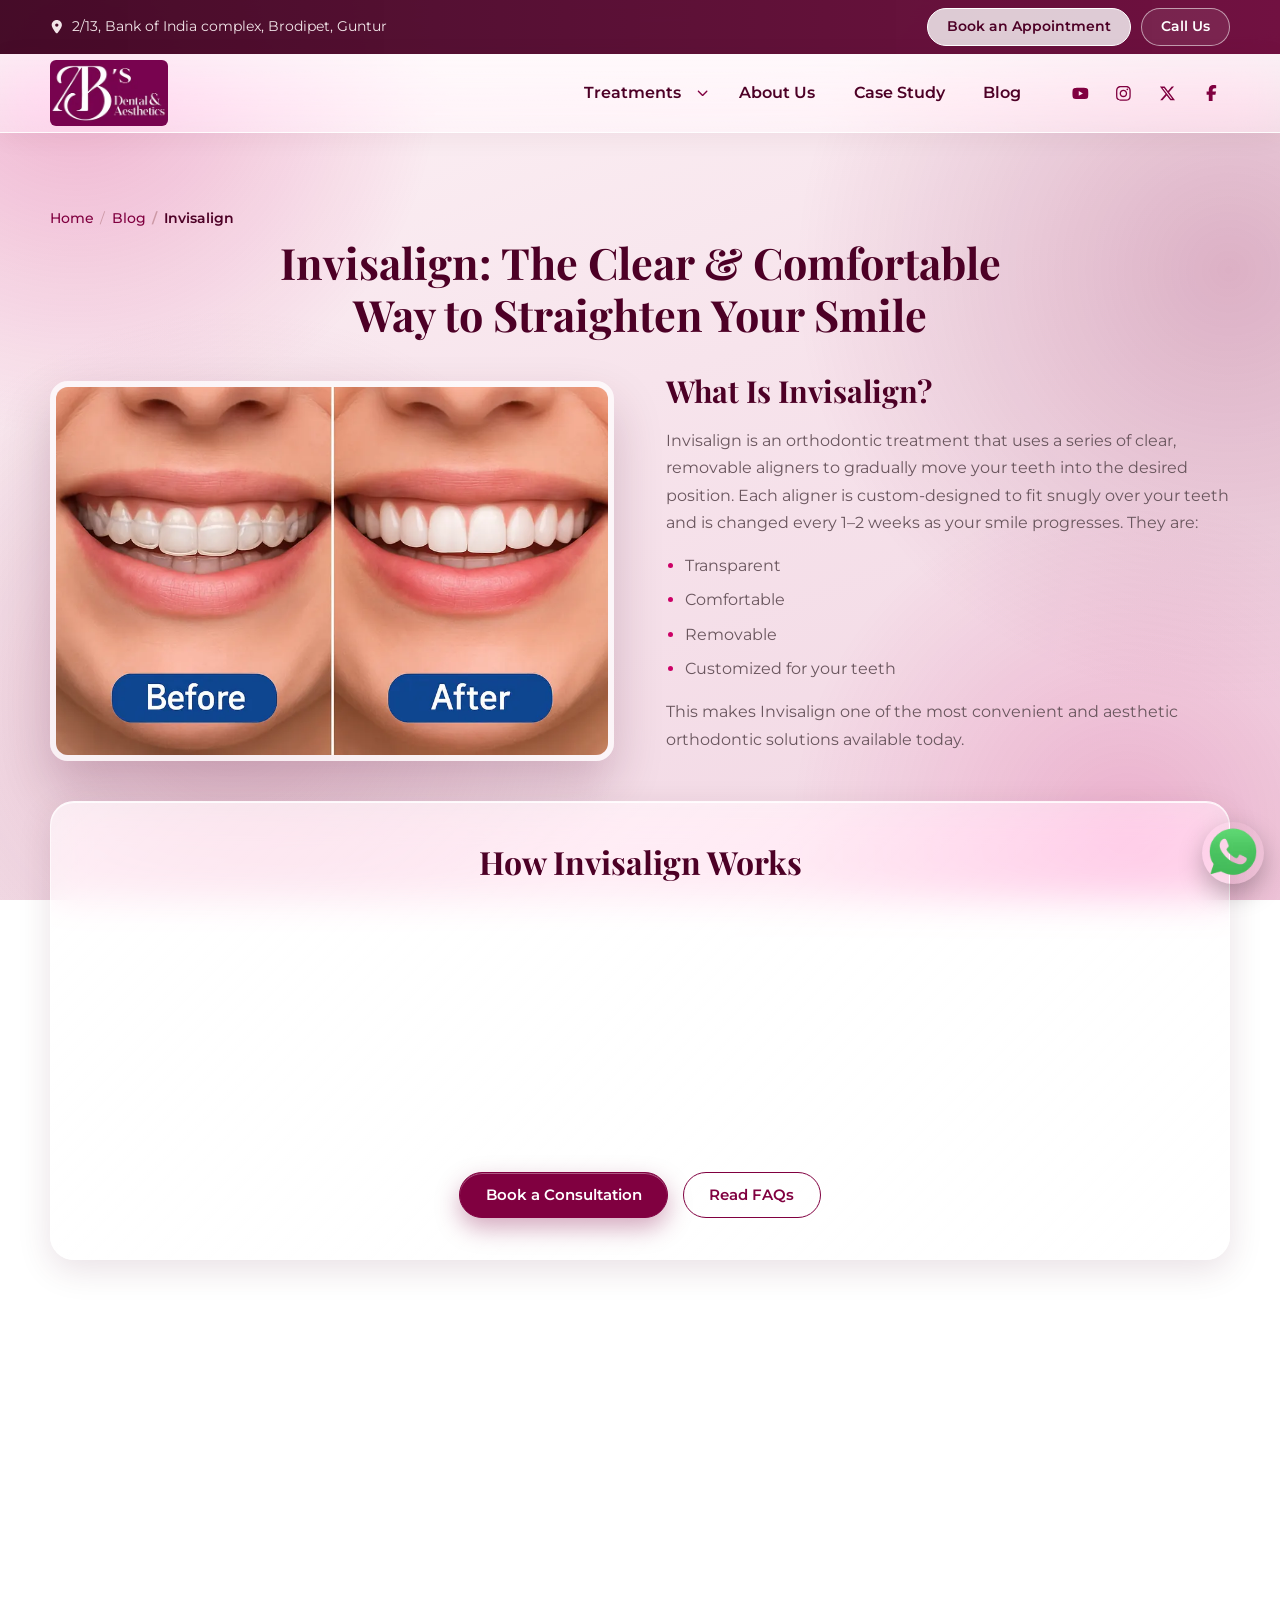
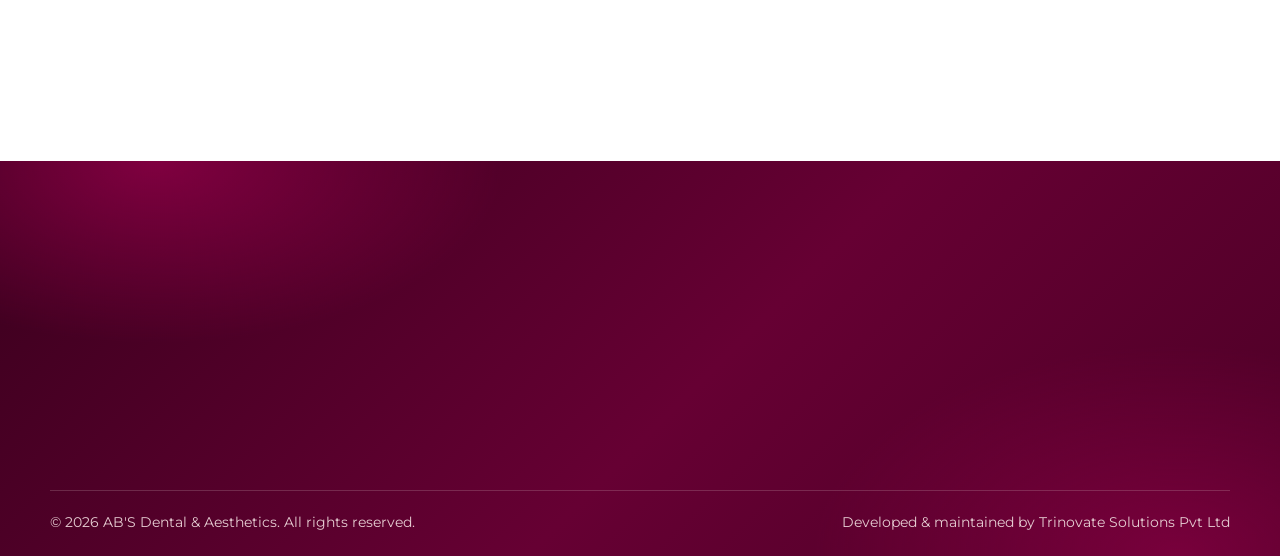
<file: src/blogs/4. invisalign.html>
<!DOCTYPE html>
<html lang="en">
<head>
<meta charset="UTF-8">
<meta name="viewport" content="width=device-width, initial-scale=1">
<script>var d=document.documentElement;d.classList.add("js");setTimeout(function(){if(!d.classList.contains("reveal-ready"))d.classList.add("no-reveal")},3500)</script>
<title>Invisalign: Clear Aligners to Straighten Your Smile | AB’S Dental Guntur</title>
<meta name="description" content="Invisalign uses clear, removable aligners to straighten teeth gradually and comfortably. Learn how it works and if it suits you, from Invisalign-certified AB’S Dental, Guntur.">
<meta name="robots" content="index, follow, max-image-preview:large">
<link rel="canonical" href="https://absdental.in/src/blogs/4.%20invisalign.html">
<link rel="alternate" hreflang="en-IN" href="https://absdental.in/src/blogs/4.%20invisalign.html">
<meta name="theme-color" content="#4d0026">
<link rel="icon" type="image/png" sizes="48x48" href="/media/favicon-48.png">
<link rel="icon" type="image/png" sizes="192x192" href="/media/favicon-192.png">
<link rel="apple-touch-icon" href="/media/apple-touch-icon.png">
<meta property="og:locale" content="en_IN">
<meta property="og:type" content="article">
<meta property="og:site_name" content="AB’S Dental &amp; Aesthetics">
<meta property="og:title" content="Invisalign: Clear Aligners to Straighten Your Smile | AB’S Dental Guntur">
<meta property="og:description" content="Invisalign uses clear, removable aligners to straighten teeth gradually and comfortably. Learn how it works and if it suits you, from Invisalign-certified AB’S Dental, Guntur.">
<meta property="og:url" content="https://absdental.in/src/blogs/4.%20invisalign.html">
<meta property="og:image" content="https://absdental.in/media/og-image.jpg">
<meta property="og:image:width" content="1200">
<meta property="og:image:height" content="630">
<meta property="og:image:alt" content="AB’S Dental &amp; Aesthetics clinic in Guntur">
<meta name="twitter:card" content="summary_large_image">
<meta name="twitter:title" content="Invisalign: Clear Aligners to Straighten Your Smile | AB’S Dental Guntur">
<meta name="twitter:description" content="Invisalign uses clear, removable aligners to straighten teeth gradually and comfortably. Learn how it works and if it suits you, from Invisalign-certified AB’S Dental, Guntur.">
<meta name="twitter:image" content="https://absdental.in/media/og-image.jpg">
<meta name="google-site-verification" content="TLTCp3IsVCpTaIeezahrKRJpem9UY8pmIRuMdUpR8Zo">
<link rel="preconnect" href="https://fonts.googleapis.com"><link rel="preconnect" href="https://fonts.gstatic.com" crossorigin><link rel="stylesheet" href="https://fonts.googleapis.com/css2?family=Montserrat:wght@400;500;600;700&family=Playfair+Display:wght@600;700&display=swap">
<link rel="stylesheet" href="/src/style.css?v=20261013">
<script async src="https://www.googletagmanager.com/gtag/js?id=G-GJ7CJ37LS7"></script>
<script>window.dataLayer=window.dataLayer||[];function gtag(){dataLayer.push(arguments);}gtag('js',new Date());gtag('config','G-GJ7CJ37LS7');</script>
<script type="application/ld+json">
{
  "@context": "https://schema.org",
  "@type": "BlogPosting",
  "headline": "Invisalign: The Clear & Comfortable Way to Straighten Your Smile",
  "description": "Invisalign uses clear, removable aligners to straighten teeth gradually and comfortably. Learn how it works and if it suits you, from Invisalign-certified AB’S Dental, Guntur.",
  "image": "https://absdental.in/media/blog/Invisalign.webp",
  "datePublished": "2025-11-15",
  "dateModified": "2025-11-15",
  "mainEntityOfPage": "https://absdental.in/src/blogs/4.%20invisalign.html",
  "author": {
    "@type": "Organization",
    "name": "AB'S Dental & Aesthetics"
  },
  "publisher": {
    "@type": "Organization",
    "name": "AB'S Dental & Aesthetics",
    "logo": {
      "@type": "ImageObject",
      "url": "https://absdental.in/media/LOGO-AB.webp"
    }
  }
}
</script>
<script type="application/ld+json">
{
  "@context": "https://schema.org",
  "@type": "BreadcrumbList",
  "itemListElement": [
    {
      "@type": "ListItem",
      "position": 1,
      "name": "Home",
      "item": "https://absdental.in/"
    },
    {
      "@type": "ListItem",
      "position": 2,
      "name": "Blog",
      "item": "https://absdental.in/src/blog.html"
    },
    {
      "@type": "ListItem",
      "position": 3,
      "name": "Invisalign",
      "item": "https://absdental.in/src/blogs/4.%20invisalign.html"
    }
  ]
}
</script>
</head>
<body>
<a class="skip-link" href="#main">Skip to content</a>
<svg width="0" height="0" style="position:absolute" aria-hidden="true" focusable="false"><defs>
<linearGradient id="gTooth" x1="0" y1="0" x2="1" y2="1"><stop offset="0" stop-color="#fff"/><stop offset=".6" stop-color="#f6eef0"/><stop offset="1" stop-color="#dcc6cd"/></linearGradient>
<linearGradient id="gPlum" x1="0" y1="0" x2="1" y2="1"><stop offset="0" stop-color="#e0408f"/><stop offset=".5" stop-color="#b30059"/><stop offset="1" stop-color="#660033"/></linearGradient>
<linearGradient id="gGold" x1="0" y1="0" x2="1" y2="1"><stop offset="0" stop-color="#ffe49a"/><stop offset=".55" stop-color="#f0b845"/><stop offset="1" stop-color="#c98a1c"/></linearGradient>
<linearGradient id="gPink" x1="0" y1="0" x2="0" y2="1"><stop offset="0" stop-color="#ffb3bf"/><stop offset="1" stop-color="#ee7388"/></linearGradient>
<linearGradient id="gMetal" x1="0" y1="0" x2="1" y2="0"><stop offset="0" stop-color="#c9d4da"/><stop offset=".45" stop-color="#f4f8fa"/><stop offset="1" stop-color="#8fa2ac"/></linearGradient>
<path id="tooth" d="M100 40C80 30 55 38 52 65C50 90 62 100 66 125C69 150 72 170 84 170C96 170 94 140 100 140C106 140 104 170 116 170C128 170 131 150 134 125C138 100 150 90 148 65C145 38 120 30 100 40Z"/>
<path id="shine" d="M68 56C64 70 67 84 72 98" stroke="#fff" stroke-width="6" stroke-linecap="round" fill="none" opacity=".95"/>
<path id="spark" d="M0-14Q0 0 14 0Q0 0 0 14Q0 0-14 0Q0 0 0-14Z"/>
</defs></svg>
<div class="topbar"><div class="wrap topbar-in">
  <a class="topbar-loc" href="https://maps.app.goo.gl/wV21Ubjzq2DoTGzA8" target="_blank" rel="noopener"><svg class="ic" aria-hidden="true"><use href="/media/icons.svg#i-pin"/></svg><span>2/13, Bank of India complex, Brodipet, Guntur</span></a>
  <div class="topbar-cta">
    <button type="button" class="btn btn-light btn-sm" data-open-popup>Book an Appointment</button>
    <a class="btn btn-ghost btn-sm" href="tel:+919347062933">Call Us</a>
  </div>
</div></div>
<header class="navbar"><div class="wrap navbar-in">
  <a class="brand" href="/index.html"><img src="/media/LOGO-AB-sm.webp" width="118" height="67" alt="AB’S Dental &amp; Aesthetics – best dental clinic in Guntur"></a>
  <button class="nav-toggle" type="button" aria-label="Open menu" aria-expanded="false" aria-controls="primary-nav"><svg class="ic" aria-hidden="true"><use href="/media/icons.svg#i-bars"/></svg></button>
  <nav class="nav" id="primary-nav" aria-label="Main">
    <button class="nav-close" type="button" aria-label="Close menu"><svg class="ic" aria-hidden="true"><use href="/media/icons.svg#i-close"/></svg></button>
    <div class="has-dd">
      <a href="/src/treatments.html">Treatments</a>
      <button class="dd-toggle" type="button" aria-label="Show treatment categories" aria-expanded="false"><svg class="ic" aria-hidden="true"><use href="/media/icons.svg#i-chev"/></svg></button>
      <div class="dd">
        <a href="/src/dentaltreatment.html">Dental Treatment</a>
        <a href="/src/skintreatment.html">Skin Treatment</a>
        <a href="/src/hairtreatment.html">Hair Treatment</a>
      </div>
    </div>
    <a href="/src/aboutus.html">About Us</a>
    <a href="/src/casestudy.html">Case Study</a>
    <a href="/src/blog.html">Blog</a>
    <div class="nav-social"><a href="https://youtube.com/@ab_s_dental_aesthetics?si=SgtQN4DUEie_k_gW" target="_blank" rel="noopener" aria-label="YouTube"><svg class="ic" aria-hidden="true"><use href="/media/icons.svg#i-yt"/></svg></a><a href="https://www.instagram.com/abs_dental_aesthetics_guntur" target="_blank" rel="noopener" aria-label="Instagram"><svg class="ic" aria-hidden="true"><use href="/media/icons.svg#i-ig"/></svg></a><a href="https://x.com/AbsDental6" target="_blank" rel="noopener" aria-label="X (Twitter)"><svg class="ic" aria-hidden="true"><use href="/media/icons.svg#i-x"/></svg></a><a href="https://www.facebook.com/profile.php?id=100089572597140" target="_blank" rel="noopener" aria-label="Facebook"><svg class="ic" aria-hidden="true"><use href="/media/icons.svg#i-fb"/></svg></a></div>
  </nav>
  <div class="social"><a href="https://youtube.com/@ab_s_dental_aesthetics?si=SgtQN4DUEie_k_gW" target="_blank" rel="noopener" aria-label="YouTube"><svg class="ic" aria-hidden="true"><use href="/media/icons.svg#i-yt"/></svg></a><a href="https://www.instagram.com/abs_dental_aesthetics_guntur" target="_blank" rel="noopener" aria-label="Instagram"><svg class="ic" aria-hidden="true"><use href="/media/icons.svg#i-ig"/></svg></a><a href="https://x.com/AbsDental6" target="_blank" rel="noopener" aria-label="X (Twitter)"><svg class="ic" aria-hidden="true"><use href="/media/icons.svg#i-x"/></svg></a><a href="https://www.facebook.com/profile.php?id=100089572597140" target="_blank" rel="noopener" aria-label="Facebook"><svg class="ic" aria-hidden="true"><use href="/media/icons.svg#i-fb"/></svg></a></div>
</div></header>
<a class="wa-float" href="https://wa.me/919347062933?text=Hello%2C%20I%20am%20interested%20in%20booking%20an%20appointment." target="_blank" rel="noopener" aria-label="Chat with AB’S Dental &amp; Aesthetics on WhatsApp"><img src="/media/WA.webp" width="160" height="160" alt="WhatsApp" loading="lazy"></a>

<main id="main" class="article"><nav class="crumbs wrap" aria-label="Breadcrumb"><ol><li><a href="/">Home</a></li><li><a href="/src/blog.html">Blog</a></li><li aria-current="page">Invisalign</li></ol></nav><div class="wrap">
      <section class="blog">
        <div class="headings" data-reveal="up">
          <h1>
            Invisalign: The Clear & Comfortable Way to Straighten Your Smile
          </h1>
          <!-- <h4>
            Losing multiple teeth can affect more than just your appearance—it
            impacts your confidence, chewing ability, and overall oral health.
            Thanks to modern dentistry, Full Mouth Dental Implants offer a
            permanent, natural-looking solution for patients who want to restore
            their entire smile with long-lasting results. Whether you’ve
            suffered tooth loss due to decay, age, gum disease, or injury, full
            mouth implants can transform not just your smile, but your quality
            of life. Here’s everything you need to know.
          </h4> -->
        </div>
        <div class="info">
          <div class="img-s" data-reveal="left">
            <img src="/media/blog/Invisalign.webp" width="900" height="600" alt="Invisalign clear aligner treatment at AB’S Dental &amp; Aesthetics Guntur" loading="lazy" decoding="async">
          </div>

          <div class="mini-info" data-reveal="right">
            <h2>What Is Invisalign?</h2>
            <p>
              Invisalign is an orthodontic treatment that uses a series of
              clear, removable aligners to gradually move your teeth into the
              desired position. Each aligner is custom-designed to fit snugly
              over your teeth and is changed every 1–2 weeks as your smile
              progresses. They are:
            </p><ul>
            <li>Transparent</li>
            <li>Comfortable</li>
            <li>Removable</li>
            <li>Customized for your teeth</li></ul>
            <p>
             This makes Invisalign one of the most convenient and aesthetic orthodontic solutions available today.
            </p>
          </div>
        </div>
      </section>
      <section class="implant-section">
        <div class="container">
          <h2 class="section-title">How Invisalign Works</h2>

          <ul
            class="benefits-list"
            aria-label="Benefits of full mouth dental implants"
          >
            <li class="benefit-item" data-reveal="pop">
              <div class="benefit-item-in">
                <svg class="check" viewBox="0 0 24 24" aria-hidden="true">
                  <path
                    d="M20.285 6.709a1 1 0 0 0-1.414-1.418L9 15.162l-3.87-3.87a1 1 0 0 0-1.414 1.414l4.577 4.577a1 1 0 0 0 1.414 0z"
                  />
                </svg>
                <h3>Digital Smile Scan</h3>
              </div>
              <div>
                <p>
                  At ABS Dental, we use 3D digital scanners to capture precise images of your teeth—no messy impressions.
                </p>
              </div>
            </li>

            <li class="benefit-item" data-reveal="pop">
              <div class="benefit-item-in">
                <svg class="check" viewBox="0 0 24 24" aria-hidden="true">
                  <path
                    d="M20.285 6.709a1 1 0 0 0-1.414-1.418L9 15.162l-3.87-3.87a1 1 0 0 0-1.414 1.414l4.577 4.577a1 1 0 0 0 1.414 0z"
                  />
                </svg>
                <h3>Personalized Treatment Plan</h3>
              </div>
              <div>
                <p>
                  Your dentist maps out each stage of tooth movement digitally, so you can preview your final smile before starting.
                </p>
              </div>
            </li>

            <li class="benefit-item" data-reveal="pop">
              <div class="benefit-item-in">
                <svg class="check" viewBox="0 0 24 24" aria-hidden="true">
                  <path
                    d="M20.285 6.709a1 1 0 0 0-1.414-1.418L9 15.162l-3.87-3.87a1 1 0 0 0-1.414 1.414l4.577 4.577a1 1 0 0 0 1.414 0z"
                  />
                </svg>
                <h3>Custom Aligners</h3>
              </div>
              <div>
                <p>
                  You receive a series of aligners made specifically for your teeth. Each set gradually shifts your teeth closer to the final position.
                </p>
              </div>
            </li>

            <li class="benefit-item" data-reveal="pop">
              <div class="benefit-item-in">
                <svg class="check" viewBox="0 0 24 24" aria-hidden="true">
                  <path
                    d="M20.285 6.709a1 1 0 0 0-1.414-1.418L9 15.162l-3.87-3.87a1 1 0 0 0-1.414 1.414l4.577 4.577a1 1 0 0 0 1.414 0z"
                  />
                </svg>
                <h3>Regular Progress Checks</h3>
              </div>
              <div>
                <p>
                  You’ll visit the clinic every few weeks to track your progress and get your next set of aligners.
                </p>
              </div>
            </li>
          </ul>

          <div class="cta-row">
            <button class="btn-primary" data-open-popup>
              Book a Consultation
            </button>
            <a class="btn-secondary" href="/src/casestudy.html">Read FAQs</a>
          </div>
        </div>
      </section>
      <section class="why-abs">
        <div class="why-left" data-reveal="right">
          <h2>Why Choose ABS Dental for Invisalign?</h2>
          <p>
            At ABS Dental, your Invisalign journey is guided by certified and experienced orthodontic specialists who focus on comfort and precision.
          </p><ul>
          <li>3D digital scanning for accurate aligner fit</li>
          <li>Customized treatment plans</li>
          <li>Clear progress tracking</li>
          <li>Comprehensive aftercare</li>
          <li>Comfortable, patient-centric experience</li></ul>
          <p>
            We ensure your smile transformation is smooth, safe, and satisfying.
          </p>
        </div>
        <div class="why-right" data-reveal="left">
          <img src="/media/blog/Invisalign.webp" width="900" height="600" alt="Invisalign clear aligner treatment at AB’S Dental &amp; Aesthetics Guntur" loading="lazy" decoding="async">
        </div>
      </section>
    </div></main>

<footer class="site-footer"><div class="wrap">
  <div class="footer-grid">
    <div class="footer-brand" data-reveal="up">
      <a href="/index.html"><img src="/media/LOGO-AB-sm.webp" width="150" height="85" alt="AB’S Dental &amp; Aesthetics logo" loading="lazy"></a>
      <p>2/13, Bank of India complex, Brodipet<br>Guntur, Andhra Pradesh 522002</p>
      <p>Email: <a href="mailto:absdental69@gmail.com">absdental69@gmail.com</a><br>Phone: <a href="tel:+919347062933">+91 93470 62933</a>, <a href="tel:+919030044555">+91 90300 44555</a></p>
    </div>
    <div data-reveal="up"><h4>Quick Links</h4><ul>
      <li><a href="/index.html">Home</a></li>
      <li><a href="/src/treatments.html">Treatments</a></li>
      <li><a href="/src/aboutus.html">About Us</a></li>
      <li><a href="/src/casestudy.html">Case Study</a></li>
      <li><a href="/src/blog.html">Blogs</a></li></ul></div>
    <div data-reveal="up"><h4>Treatments</h4><ul>
      <li><a href="/src/dentaltreatment.html">Dental Treatment</a></li>
      <li><a href="/src/skintreatment.html">Skin Treatment</a></li>
      <li><a href="/src/hairtreatment.html">Hair Treatment</a></li></ul></div>
    <div data-reveal="up"><h4>Follow Us</h4><div class="footer-social"><a href="https://youtube.com/@ab_s_dental_aesthetics?si=SgtQN4DUEie_k_gW" target="_blank" rel="noopener" aria-label="YouTube"><svg class="ic" aria-hidden="true"><use href="/media/icons.svg#i-yt"/></svg></a><a href="https://www.instagram.com/abs_dental_aesthetics_guntur" target="_blank" rel="noopener" aria-label="Instagram"><svg class="ic" aria-hidden="true"><use href="/media/icons.svg#i-ig"/></svg></a><a href="https://x.com/AbsDental6" target="_blank" rel="noopener" aria-label="X (Twitter)"><svg class="ic" aria-hidden="true"><use href="/media/icons.svg#i-x"/></svg></a><a href="https://www.facebook.com/profile.php?id=100089572597140" target="_blank" rel="noopener" aria-label="Facebook"><svg class="ic" aria-hidden="true"><use href="/media/icons.svg#i-fb"/></svg></a></div></div>
  </div>
  <div class="footer-bottom">
    <p>&copy; 2026 AB'S Dental &amp; Aesthetics. All rights reserved.</p>
    <p>Developed &amp; maintained by Trinovate Solutions Pvt Ltd</p>
  </div>
</div></footer>
<div class="modal" id="appointment-modal" role="dialog" aria-modal="true" aria-labelledby="modal-title">
  <div class="modal-box">
    <button class="modal-close" type="button" data-close-popup aria-label="Close"><svg class="ic" aria-hidden="true"><use href="/media/icons.svg#i-close"/></svg></button>
    <h2 id="modal-title">Book an Appointment</h2>
    <p>Leave your details and our team will call you to confirm a time.</p>
    <form id="appointmentForm" class="form" action="/src/sendMail.php" method="post">
      <label>Your name<input type="text" name="name" autocomplete="name" required></label>
      <label>Phone number<input type="tel" name="phone" autocomplete="tel" inputmode="tel" pattern="[0-9+()\-\s]{8,20}" required></label>
      <label>Email (optional)<input type="email" name="email" autocomplete="email"></label>
      <label>I am interested in
        <select name="disease" id="category" required>
          <option value="" disabled selected>Select an option</option>
          <option value="Dental">Dental</option>
          <option value="Skin">Skin</option>
          <option value="Hair">Hair</option>
        </select>
      </label>
      <label>Preferred date (optional)<input type="date" name="date" id="appt-date"></label>
      <input type="hidden" name="service" id="svc">
      <div class="hp" aria-hidden="true"><label>Website<input type="text" name="website" tabindex="-1" autocomplete="off"></label></div>
      <button class="btn btn-primary" type="submit">Request Appointment</button>
      <p class="form-note" role="status" aria-live="polite"></p>
    </form>
  </div>
</div>
<script src="/src/script.js?v=20261013" defer></script>
</body>
</html>
</file>
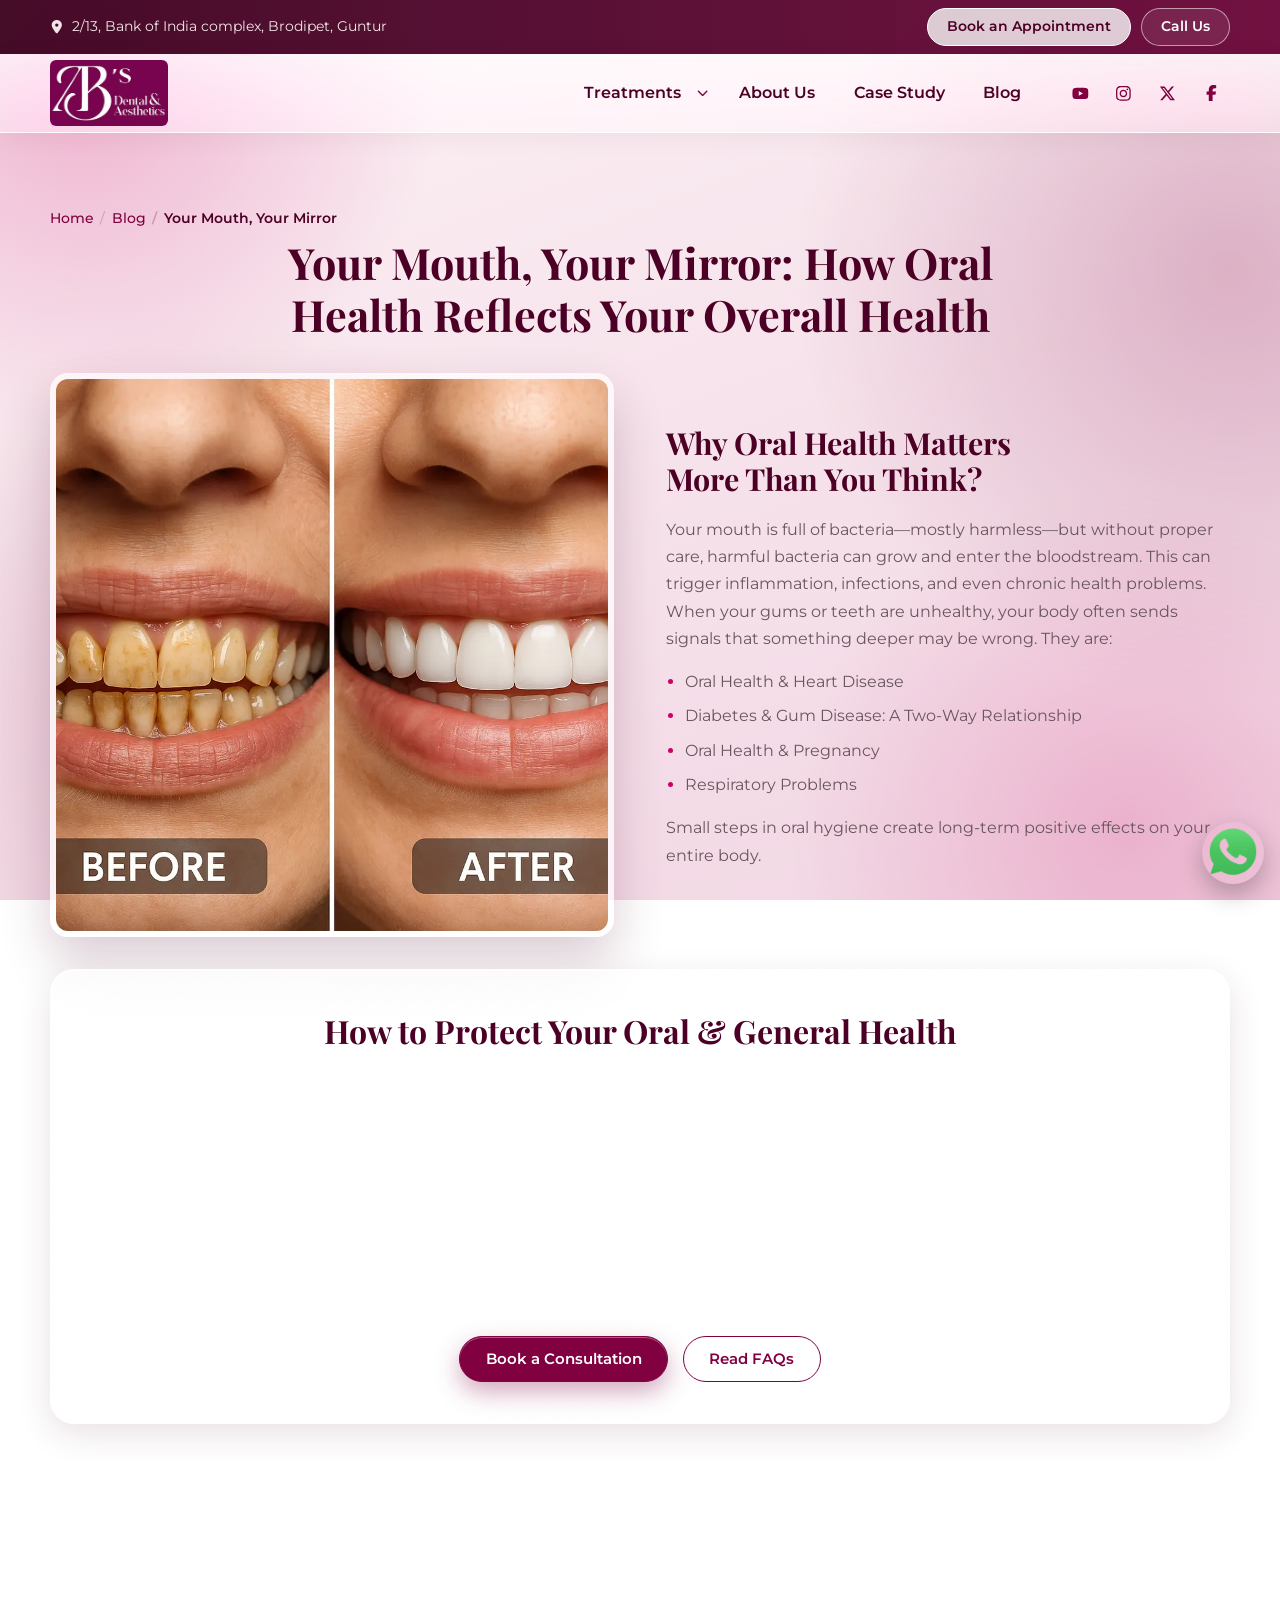
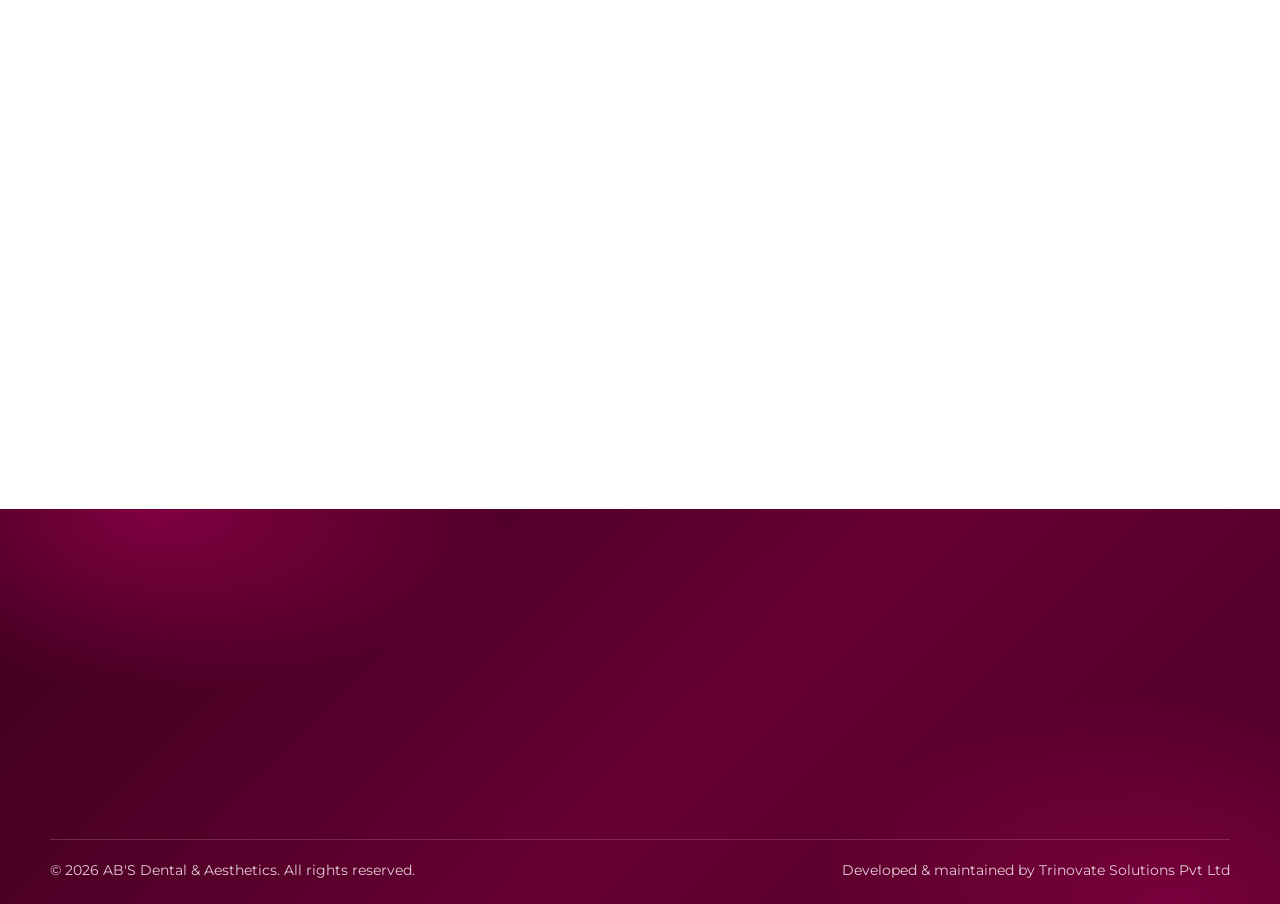
<file: src/blogs/5. oralhealth.html>
<!DOCTYPE html>
<html lang="en">
<head>
<meta charset="UTF-8">
<meta name="viewport" content="width=device-width, initial-scale=1">
<script>var d=document.documentElement;d.classList.add("js");setTimeout(function(){if(!d.classList.contains("reveal-ready"))d.classList.add("no-reveal")},3500)</script>
<title>How Oral Health Reflects Your Overall Health | AB’S Dental Guntur</title>
<meta name="description" content="Your mouth can reveal problems in the rest of your body. Learn how gum and tooth health connect to overall health and how to protect both, with AB’S Dental &amp; Aesthetics, Guntur.">
<meta name="robots" content="index, follow, max-image-preview:large">
<link rel="canonical" href="https://absdental.in/src/blogs/5.%20oralhealth.html">
<link rel="alternate" hreflang="en-IN" href="https://absdental.in/src/blogs/5.%20oralhealth.html">
<meta name="theme-color" content="#4d0026">
<link rel="icon" type="image/png" sizes="48x48" href="/media/favicon-48.png">
<link rel="icon" type="image/png" sizes="192x192" href="/media/favicon-192.png">
<link rel="apple-touch-icon" href="/media/apple-touch-icon.png">
<meta property="og:locale" content="en_IN">
<meta property="og:type" content="article">
<meta property="og:site_name" content="AB’S Dental &amp; Aesthetics">
<meta property="og:title" content="How Oral Health Reflects Your Overall Health | AB’S Dental Guntur">
<meta property="og:description" content="Your mouth can reveal problems in the rest of your body. Learn how gum and tooth health connect to overall health and how to protect both, with AB’S Dental &amp; Aesthetics, Guntur.">
<meta property="og:url" content="https://absdental.in/src/blogs/5.%20oralhealth.html">
<meta property="og:image" content="https://absdental.in/media/og-image.jpg">
<meta property="og:image:width" content="1200">
<meta property="og:image:height" content="630">
<meta property="og:image:alt" content="AB’S Dental &amp; Aesthetics clinic in Guntur">
<meta name="twitter:card" content="summary_large_image">
<meta name="twitter:title" content="How Oral Health Reflects Your Overall Health | AB’S Dental Guntur">
<meta name="twitter:description" content="Your mouth can reveal problems in the rest of your body. Learn how gum and tooth health connect to overall health and how to protect both, with AB’S Dental &amp; Aesthetics, Guntur.">
<meta name="twitter:image" content="https://absdental.in/media/og-image.jpg">
<meta name="google-site-verification" content="TLTCp3IsVCpTaIeezahrKRJpem9UY8pmIRuMdUpR8Zo">
<link rel="preconnect" href="https://fonts.googleapis.com"><link rel="preconnect" href="https://fonts.gstatic.com" crossorigin><link rel="stylesheet" href="https://fonts.googleapis.com/css2?family=Montserrat:wght@400;500;600;700&family=Playfair+Display:wght@600;700&display=swap">
<link rel="stylesheet" href="/src/style.css?v=20261013">
<script async src="https://www.googletagmanager.com/gtag/js?id=G-GJ7CJ37LS7"></script>
<script>window.dataLayer=window.dataLayer||[];function gtag(){dataLayer.push(arguments);}gtag('js',new Date());gtag('config','G-GJ7CJ37LS7');</script>
<script type="application/ld+json">
{
  "@context": "https://schema.org",
  "@type": "BlogPosting",
  "headline": "Your Mouth, Your Mirror: How Oral Health Reflects Your Overall Health",
  "description": "Your mouth can reveal problems in the rest of your body. Learn how gum and tooth health connect to overall health and how to protect both, with AB’S Dental & Aesthetics, Guntur.",
  "image": "https://absdental.in/media/blog/Oral.webp",
  "datePublished": "2025-11-20",
  "dateModified": "2025-11-20",
  "mainEntityOfPage": "https://absdental.in/src/blogs/5.%20oralhealth.html",
  "author": {
    "@type": "Organization",
    "name": "AB'S Dental & Aesthetics"
  },
  "publisher": {
    "@type": "Organization",
    "name": "AB'S Dental & Aesthetics",
    "logo": {
      "@type": "ImageObject",
      "url": "https://absdental.in/media/LOGO-AB.webp"
    }
  }
}
</script>
<script type="application/ld+json">
{
  "@context": "https://schema.org",
  "@type": "BreadcrumbList",
  "itemListElement": [
    {
      "@type": "ListItem",
      "position": 1,
      "name": "Home",
      "item": "https://absdental.in/"
    },
    {
      "@type": "ListItem",
      "position": 2,
      "name": "Blog",
      "item": "https://absdental.in/src/blog.html"
    },
    {
      "@type": "ListItem",
      "position": 3,
      "name": "Your Mouth, Your Mirror",
      "item": "https://absdental.in/src/blogs/5.%20oralhealth.html"
    }
  ]
}
</script>
</head>
<body>
<a class="skip-link" href="#main">Skip to content</a>
<svg width="0" height="0" style="position:absolute" aria-hidden="true" focusable="false"><defs>
<linearGradient id="gTooth" x1="0" y1="0" x2="1" y2="1"><stop offset="0" stop-color="#fff"/><stop offset=".6" stop-color="#f6eef0"/><stop offset="1" stop-color="#dcc6cd"/></linearGradient>
<linearGradient id="gPlum" x1="0" y1="0" x2="1" y2="1"><stop offset="0" stop-color="#e0408f"/><stop offset=".5" stop-color="#b30059"/><stop offset="1" stop-color="#660033"/></linearGradient>
<linearGradient id="gGold" x1="0" y1="0" x2="1" y2="1"><stop offset="0" stop-color="#ffe49a"/><stop offset=".55" stop-color="#f0b845"/><stop offset="1" stop-color="#c98a1c"/></linearGradient>
<linearGradient id="gPink" x1="0" y1="0" x2="0" y2="1"><stop offset="0" stop-color="#ffb3bf"/><stop offset="1" stop-color="#ee7388"/></linearGradient>
<linearGradient id="gMetal" x1="0" y1="0" x2="1" y2="0"><stop offset="0" stop-color="#c9d4da"/><stop offset=".45" stop-color="#f4f8fa"/><stop offset="1" stop-color="#8fa2ac"/></linearGradient>
<path id="tooth" d="M100 40C80 30 55 38 52 65C50 90 62 100 66 125C69 150 72 170 84 170C96 170 94 140 100 140C106 140 104 170 116 170C128 170 131 150 134 125C138 100 150 90 148 65C145 38 120 30 100 40Z"/>
<path id="shine" d="M68 56C64 70 67 84 72 98" stroke="#fff" stroke-width="6" stroke-linecap="round" fill="none" opacity=".95"/>
<path id="spark" d="M0-14Q0 0 14 0Q0 0 0 14Q0 0-14 0Q0 0 0-14Z"/>
</defs></svg>
<div class="topbar"><div class="wrap topbar-in">
  <a class="topbar-loc" href="https://maps.app.goo.gl/wV21Ubjzq2DoTGzA8" target="_blank" rel="noopener"><svg class="ic" aria-hidden="true"><use href="/media/icons.svg#i-pin"/></svg><span>2/13, Bank of India complex, Brodipet, Guntur</span></a>
  <div class="topbar-cta">
    <button type="button" class="btn btn-light btn-sm" data-open-popup>Book an Appointment</button>
    <a class="btn btn-ghost btn-sm" href="tel:+919347062933">Call Us</a>
  </div>
</div></div>
<header class="navbar"><div class="wrap navbar-in">
  <a class="brand" href="/index.html"><img src="/media/LOGO-AB-sm.webp" width="118" height="67" alt="AB’S Dental &amp; Aesthetics – best dental clinic in Guntur"></a>
  <button class="nav-toggle" type="button" aria-label="Open menu" aria-expanded="false" aria-controls="primary-nav"><svg class="ic" aria-hidden="true"><use href="/media/icons.svg#i-bars"/></svg></button>
  <nav class="nav" id="primary-nav" aria-label="Main">
    <button class="nav-close" type="button" aria-label="Close menu"><svg class="ic" aria-hidden="true"><use href="/media/icons.svg#i-close"/></svg></button>
    <div class="has-dd">
      <a href="/src/treatments.html">Treatments</a>
      <button class="dd-toggle" type="button" aria-label="Show treatment categories" aria-expanded="false"><svg class="ic" aria-hidden="true"><use href="/media/icons.svg#i-chev"/></svg></button>
      <div class="dd">
        <a href="/src/dentaltreatment.html">Dental Treatment</a>
        <a href="/src/skintreatment.html">Skin Treatment</a>
        <a href="/src/hairtreatment.html">Hair Treatment</a>
      </div>
    </div>
    <a href="/src/aboutus.html">About Us</a>
    <a href="/src/casestudy.html">Case Study</a>
    <a href="/src/blog.html">Blog</a>
    <div class="nav-social"><a href="https://youtube.com/@ab_s_dental_aesthetics?si=SgtQN4DUEie_k_gW" target="_blank" rel="noopener" aria-label="YouTube"><svg class="ic" aria-hidden="true"><use href="/media/icons.svg#i-yt"/></svg></a><a href="https://www.instagram.com/abs_dental_aesthetics_guntur" target="_blank" rel="noopener" aria-label="Instagram"><svg class="ic" aria-hidden="true"><use href="/media/icons.svg#i-ig"/></svg></a><a href="https://x.com/AbsDental6" target="_blank" rel="noopener" aria-label="X (Twitter)"><svg class="ic" aria-hidden="true"><use href="/media/icons.svg#i-x"/></svg></a><a href="https://www.facebook.com/profile.php?id=100089572597140" target="_blank" rel="noopener" aria-label="Facebook"><svg class="ic" aria-hidden="true"><use href="/media/icons.svg#i-fb"/></svg></a></div>
  </nav>
  <div class="social"><a href="https://youtube.com/@ab_s_dental_aesthetics?si=SgtQN4DUEie_k_gW" target="_blank" rel="noopener" aria-label="YouTube"><svg class="ic" aria-hidden="true"><use href="/media/icons.svg#i-yt"/></svg></a><a href="https://www.instagram.com/abs_dental_aesthetics_guntur" target="_blank" rel="noopener" aria-label="Instagram"><svg class="ic" aria-hidden="true"><use href="/media/icons.svg#i-ig"/></svg></a><a href="https://x.com/AbsDental6" target="_blank" rel="noopener" aria-label="X (Twitter)"><svg class="ic" aria-hidden="true"><use href="/media/icons.svg#i-x"/></svg></a><a href="https://www.facebook.com/profile.php?id=100089572597140" target="_blank" rel="noopener" aria-label="Facebook"><svg class="ic" aria-hidden="true"><use href="/media/icons.svg#i-fb"/></svg></a></div>
</div></header>
<a class="wa-float" href="https://wa.me/919347062933?text=Hello%2C%20I%20am%20interested%20in%20booking%20an%20appointment." target="_blank" rel="noopener" aria-label="Chat with AB’S Dental &amp; Aesthetics on WhatsApp"><img src="/media/WA.webp" width="160" height="160" alt="WhatsApp" loading="lazy"></a>

<main id="main" class="article"><nav class="crumbs wrap" aria-label="Breadcrumb"><ol><li><a href="/">Home</a></li><li><a href="/src/blog.html">Blog</a></li><li aria-current="page">Your Mouth, Your Mirror</li></ol></nav><div class="wrap">
      <section class="blog">
        <div class="headings" data-reveal="up">
          <h1>
            Your Mouth, Your Mirror: How Oral Health Reflects Your Overall
            Health
          </h1>
          <!-- <h4>
            Losing multiple teeth can affect more than just your appearance—it
            impacts your confidence, chewing ability, and overall oral health.
            Thanks to modern dentistry, Full Mouth Dental Implants offer a
            permanent, natural-looking solution for patients who want to restore
            their entire smile with long-lasting results. Whether you’ve
            suffered tooth loss due to decay, age, gum disease, or injury, full
            mouth implants can transform not just your smile, but your quality
            of life. Here’s everything you need to know.
          </h4> -->
        </div>
        <div class="info">
          <div class="img-s" data-reveal="left">
            <img src="/media/blog/Oral.webp" width="900" height="900" alt="Oral health and overall health explained by AB’S Dental &amp; Aesthetics Guntur" loading="lazy" decoding="async">
          </div>

          <div class="mini-info" data-reveal="right">
            <h2>Why Oral Health Matters More Than You Think?</h2>
            <p>
              Your mouth is full of bacteria—mostly harmless—but without proper
              care, harmful bacteria can grow and enter the bloodstream. This
              can trigger inflammation, infections, and even chronic health
              problems.

              <br />
              When your gums or teeth are unhealthy, your body often sends
              signals that something deeper may be wrong. They are:
            </p><ul>
            <li>Oral Health & Heart Disease</li>
            <li>Diabetes & Gum Disease: A Two-Way Relationship</li>
            <li>Oral Health & Pregnancy</li>
            <li>Respiratory Problems</li></ul>
            <p>
              Small steps in oral hygiene create long-term positive effects on your entire body.
            </p>
          </div>
        </div>
      </section>
      <section class="implant-section">
        <div class="container">
          <h2 class="section-title">How to Protect Your Oral & General Health</h2>

          <ul
            class="benefits-list"
            aria-label="Benefits of full mouth dental implants"
          >
            <li class="benefit-item" data-reveal="pop">
              <div class="benefit-item-in">
                <svg class="check" viewBox="0 0 24 24" aria-hidden="true">
                  <path
                    d="M20.285 6.709a1 1 0 0 0-1.414-1.418L9 15.162l-3.87-3.87a1 1 0 0 0-1.414 1.414l4.577 4.577a1 1 0 0 0 1.414 0z"
                  />
                </svg>
                <h3>Brush twice a day</h3>
              </div>
              <div>
                <p>
                  Brushing morning and night removes plaque, prevents cavities, and keeps your gums strong.
                </p>
              </div>
            </li>

            <li class="benefit-item" data-reveal="pop">
              <div class="benefit-item-in">
                <svg class="check" viewBox="0 0 24 24" aria-hidden="true">
                  <path
                    d="M20.285 6.709a1 1 0 0 0-1.414-1.418L9 15.162l-3.87-3.87a1 1 0 0 0-1.414 1.414l4.577 4.577a1 1 0 0 0 1.414 0z"
                  />
                </svg>
                <h3>Dental check-up : 6 months once</h3>
              </div>
              <div>
                <p>
                  Regular dental visits help detect issues early and keep your mouth healthy year-round.
                </p>
              </div>
            </li>

            <li class="benefit-item" data-reveal="pop">
              <div class="benefit-item-in">
                <svg class="check" viewBox="0 0 24 24" aria-hidden="true">
                  <path
                    d="M20.285 6.709a1 1 0 0 0-1.414-1.418L9 15.162l-3.87-3.87a1 1 0 0 0-1.414 1.414l4.577 4.577a1 1 0 0 0 1.414 0z"
                  />
                </svg>
                <h3>Avoid smoking & excess sugar</h3>
              </div>
              <div>
                <p>
                  Limiting tobacco and sugar reduces your risk of gum disease, tooth decay, and oral infections.
                </p>
              </div>
            </li>

            <li class="benefit-item" data-reveal="pop">
              <div class="benefit-item-in">
                <svg class="check" viewBox="0 0 24 24" aria-hidden="true">
                  <path
                    d="M20.285 6.709a1 1 0 0 0-1.414-1.418L9 15.162l-3.87-3.87a1 1 0 0 0-1.414 1.414l4.577 4.577a1 1 0 0 0 1.414 0z"
                  />
                </svg>
                <h3>Treat gum problems immediately</h3>
              </div>
              <div>
                <p>
                 Early gum treatment prevents infection from spreading and protects your overall health.
                </p>
              </div>
            </li>
          </ul>

          <div class="cta-row">
            <button class="btn-primary" data-open-popup>
              Book a Consultation
            </button>
            <a class="btn-secondary" href="/src/casestudy.html">Read FAQs</a>
          </div>
        </div>
      </section>
      <section class="why-abs">
        <div class="why-left" data-reveal="right">
          <h2>Why Choose ABS Dental for Invisalign?</h2>
          <p>
            At ABS Dental, your Invisalign journey is guided by certified and
            experienced orthodontic specialists who focus on comfort and
            precision.
          </p><ul>
          <li>3D digital scanning for accurate aligner fit</li>
          <li>Customized treatment plans</li>
          <li>Clear progress tracking</li>
          <li>Comprehensive aftercare</li>
          <li>Comfortable, patient-centric experience</li></ul>
          <p>
            We ensure your smile transformation is smooth, safe, and satisfying.
          </p>
        </div>
        <div class="why-right" data-reveal="left">
          <img src="/media/blog/Oral.webp" width="900" height="900" alt="Oral health and overall health explained by AB’S Dental &amp; Aesthetics Guntur" loading="lazy" decoding="async">
        </div>
      </section>
    </div></main>

<footer class="site-footer"><div class="wrap">
  <div class="footer-grid">
    <div class="footer-brand" data-reveal="up">
      <a href="/index.html"><img src="/media/LOGO-AB-sm.webp" width="150" height="85" alt="AB’S Dental &amp; Aesthetics logo" loading="lazy"></a>
      <p>2/13, Bank of India complex, Brodipet<br>Guntur, Andhra Pradesh 522002</p>
      <p>Email: <a href="mailto:absdental69@gmail.com">absdental69@gmail.com</a><br>Phone: <a href="tel:+919347062933">+91 93470 62933</a>, <a href="tel:+919030044555">+91 90300 44555</a></p>
    </div>
    <div data-reveal="up"><h4>Quick Links</h4><ul>
      <li><a href="/index.html">Home</a></li>
      <li><a href="/src/treatments.html">Treatments</a></li>
      <li><a href="/src/aboutus.html">About Us</a></li>
      <li><a href="/src/casestudy.html">Case Study</a></li>
      <li><a href="/src/blog.html">Blogs</a></li></ul></div>
    <div data-reveal="up"><h4>Treatments</h4><ul>
      <li><a href="/src/dentaltreatment.html">Dental Treatment</a></li>
      <li><a href="/src/skintreatment.html">Skin Treatment</a></li>
      <li><a href="/src/hairtreatment.html">Hair Treatment</a></li></ul></div>
    <div data-reveal="up"><h4>Follow Us</h4><div class="footer-social"><a href="https://youtube.com/@ab_s_dental_aesthetics?si=SgtQN4DUEie_k_gW" target="_blank" rel="noopener" aria-label="YouTube"><svg class="ic" aria-hidden="true"><use href="/media/icons.svg#i-yt"/></svg></a><a href="https://www.instagram.com/abs_dental_aesthetics_guntur" target="_blank" rel="noopener" aria-label="Instagram"><svg class="ic" aria-hidden="true"><use href="/media/icons.svg#i-ig"/></svg></a><a href="https://x.com/AbsDental6" target="_blank" rel="noopener" aria-label="X (Twitter)"><svg class="ic" aria-hidden="true"><use href="/media/icons.svg#i-x"/></svg></a><a href="https://www.facebook.com/profile.php?id=100089572597140" target="_blank" rel="noopener" aria-label="Facebook"><svg class="ic" aria-hidden="true"><use href="/media/icons.svg#i-fb"/></svg></a></div></div>
  </div>
  <div class="footer-bottom">
    <p>&copy; 2026 AB'S Dental &amp; Aesthetics. All rights reserved.</p>
    <p>Developed &amp; maintained by Trinovate Solutions Pvt Ltd</p>
  </div>
</div></footer>
<div class="modal" id="appointment-modal" role="dialog" aria-modal="true" aria-labelledby="modal-title">
  <div class="modal-box">
    <button class="modal-close" type="button" data-close-popup aria-label="Close"><svg class="ic" aria-hidden="true"><use href="/media/icons.svg#i-close"/></svg></button>
    <h2 id="modal-title">Book an Appointment</h2>
    <p>Leave your details and our team will call you to confirm a time.</p>
    <form id="appointmentForm" class="form" action="/src/sendMail.php" method="post">
      <label>Your name<input type="text" name="name" autocomplete="name" required></label>
      <label>Phone number<input type="tel" name="phone" autocomplete="tel" inputmode="tel" pattern="[0-9+()\-\s]{8,20}" required></label>
      <label>Email (optional)<input type="email" name="email" autocomplete="email"></label>
      <label>I am interested in
        <select name="disease" id="category" required>
          <option value="" disabled selected>Select an option</option>
          <option value="Dental">Dental</option>
          <option value="Skin">Skin</option>
          <option value="Hair">Hair</option>
        </select>
      </label>
      <label>Preferred date (optional)<input type="date" name="date" id="appt-date"></label>
      <input type="hidden" name="service" id="svc">
      <div class="hp" aria-hidden="true"><label>Website<input type="text" name="website" tabindex="-1" autocomplete="off"></label></div>
      <button class="btn btn-primary" type="submit">Request Appointment</button>
      <p class="form-note" role="status" aria-live="polite"></p>
    </form>
  </div>
</div>
<script src="/src/script.js?v=20261013" defer></script>
</body>
</html>
</file>
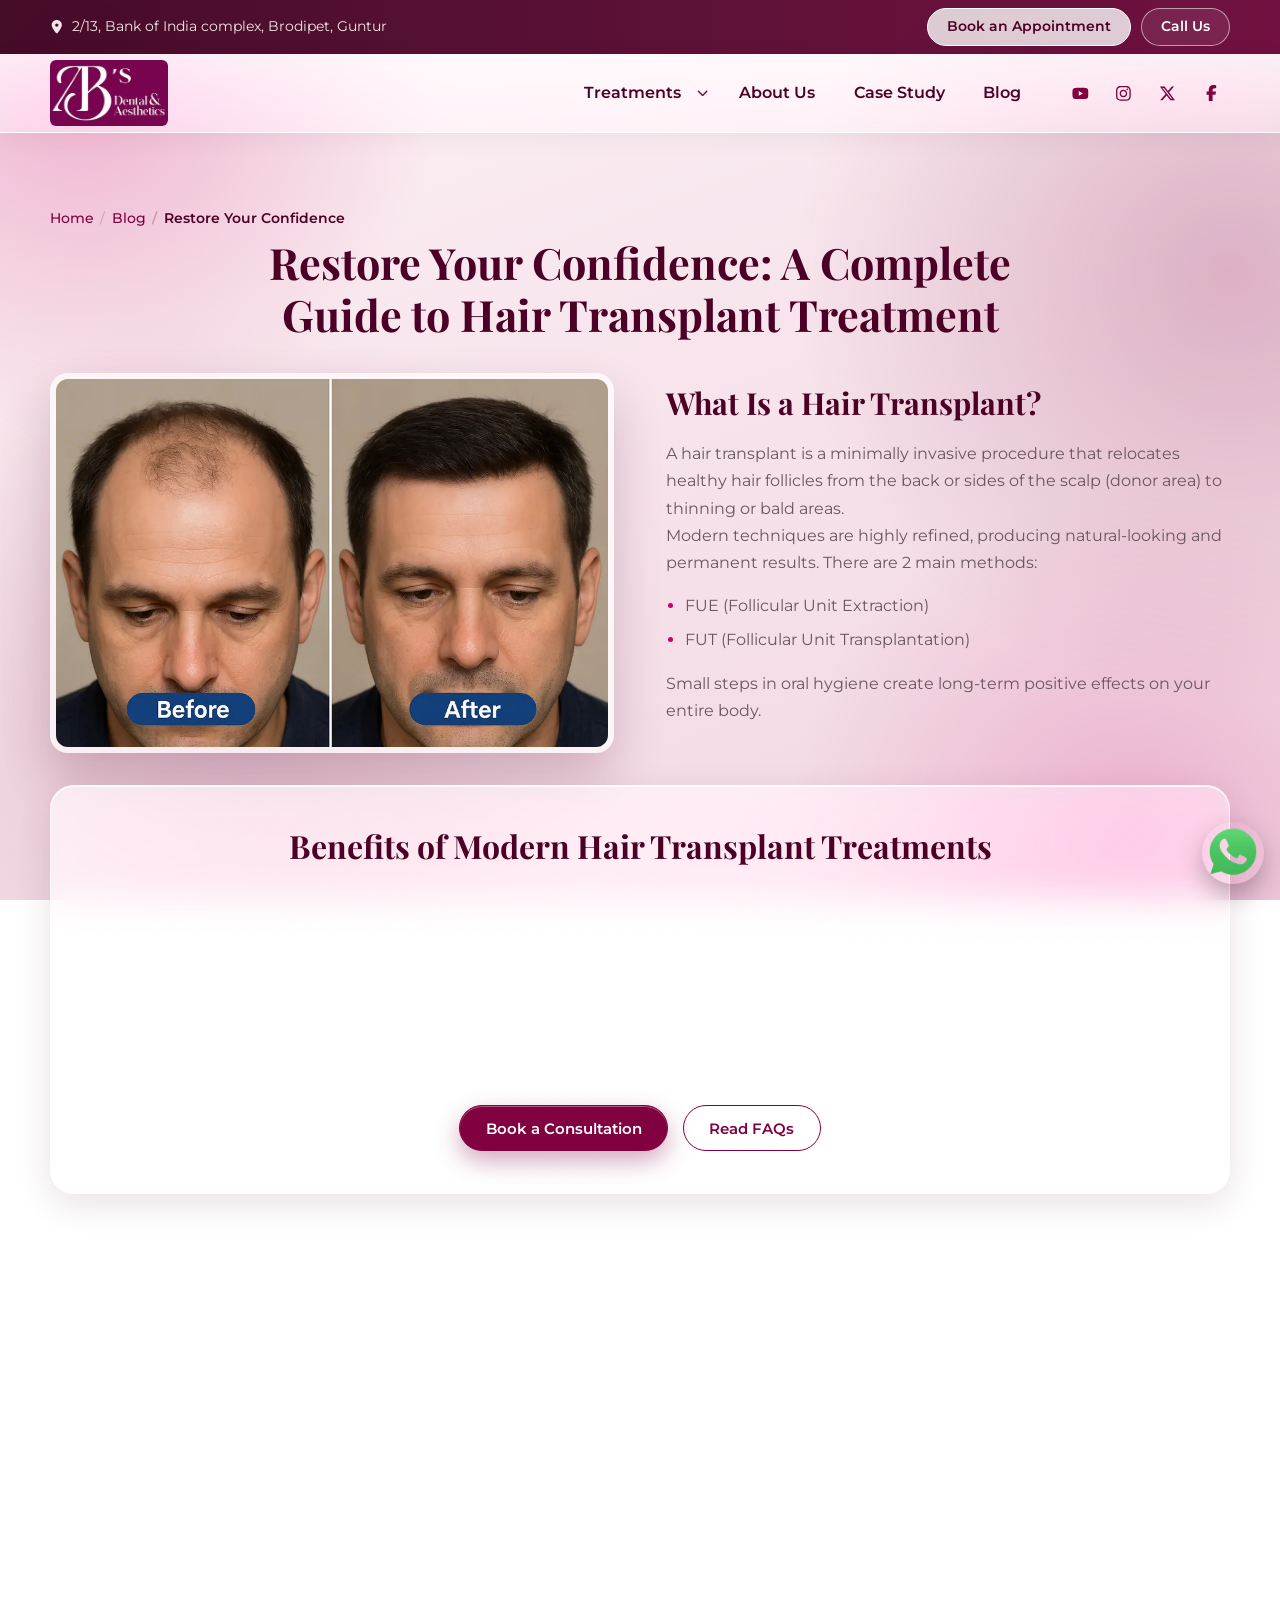
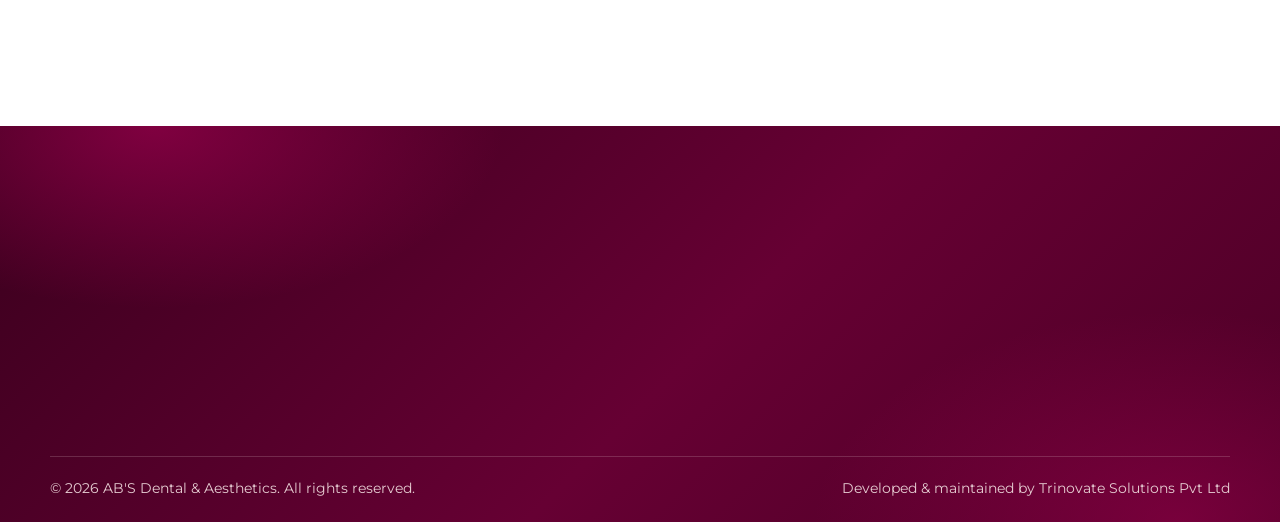
<file: src/blogs/6. hairtransplant.html>
<!DOCTYPE html>
<html lang="en">
<head>
<meta charset="UTF-8">
<meta name="viewport" content="width=device-width, initial-scale=1">
<script>var d=document.documentElement;d.classList.add("js");setTimeout(function(){if(!d.classList.contains("reveal-ready"))d.classList.add("no-reveal")},3500)</script>
<title>Hair Transplant Treatment: A Complete Guide | AB’S Aesthetics Guntur</title>
<meta name="description" content="How hair transplant works, FUE vs FUT, results and recovery. A complete guide to restoring your hair and confidence with AB’S Dental &amp; Aesthetics, Guntur.">
<meta name="robots" content="index, follow, max-image-preview:large">
<link rel="canonical" href="https://absdental.in/src/blogs/6.%20hairtransplant.html">
<link rel="alternate" hreflang="en-IN" href="https://absdental.in/src/blogs/6.%20hairtransplant.html">
<meta name="theme-color" content="#4d0026">
<link rel="icon" type="image/png" sizes="48x48" href="/media/favicon-48.png">
<link rel="icon" type="image/png" sizes="192x192" href="/media/favicon-192.png">
<link rel="apple-touch-icon" href="/media/apple-touch-icon.png">
<meta property="og:locale" content="en_IN">
<meta property="og:type" content="article">
<meta property="og:site_name" content="AB’S Dental &amp; Aesthetics">
<meta property="og:title" content="Hair Transplant Treatment: A Complete Guide | AB’S Aesthetics Guntur">
<meta property="og:description" content="How hair transplant works, FUE vs FUT, results and recovery. A complete guide to restoring your hair and confidence with AB’S Dental &amp; Aesthetics, Guntur.">
<meta property="og:url" content="https://absdental.in/src/blogs/6.%20hairtransplant.html">
<meta property="og:image" content="https://absdental.in/media/og-image.jpg">
<meta property="og:image:width" content="1200">
<meta property="og:image:height" content="630">
<meta property="og:image:alt" content="AB’S Dental &amp; Aesthetics clinic in Guntur">
<meta name="twitter:card" content="summary_large_image">
<meta name="twitter:title" content="Hair Transplant Treatment: A Complete Guide | AB’S Aesthetics Guntur">
<meta name="twitter:description" content="How hair transplant works, FUE vs FUT, results and recovery. A complete guide to restoring your hair and confidence with AB’S Dental &amp; Aesthetics, Guntur.">
<meta name="twitter:image" content="https://absdental.in/media/og-image.jpg">
<meta name="google-site-verification" content="TLTCp3IsVCpTaIeezahrKRJpem9UY8pmIRuMdUpR8Zo">
<link rel="preconnect" href="https://fonts.googleapis.com"><link rel="preconnect" href="https://fonts.gstatic.com" crossorigin><link rel="stylesheet" href="https://fonts.googleapis.com/css2?family=Montserrat:wght@400;500;600;700&family=Playfair+Display:wght@600;700&display=swap">
<link rel="stylesheet" href="/src/style.css?v=20261013">
<script async src="https://www.googletagmanager.com/gtag/js?id=G-GJ7CJ37LS7"></script>
<script>window.dataLayer=window.dataLayer||[];function gtag(){dataLayer.push(arguments);}gtag('js',new Date());gtag('config','G-GJ7CJ37LS7');</script>
<script type="application/ld+json">
{
  "@context": "https://schema.org",
  "@type": "BlogPosting",
  "headline": "Restore Your Confidence: A Complete Guide to Hair Transplant Treatment",
  "description": "How hair transplant works, FUE vs FUT, results and recovery. A complete guide to restoring your hair and confidence with AB’S Dental & Aesthetics, Guntur.",
  "image": "https://absdental.in/media/blog/HT.webp",
  "datePublished": "2025-12-01",
  "dateModified": "2025-12-01",
  "mainEntityOfPage": "https://absdental.in/src/blogs/6.%20hairtransplant.html",
  "author": {
    "@type": "Organization",
    "name": "AB'S Dental & Aesthetics"
  },
  "publisher": {
    "@type": "Organization",
    "name": "AB'S Dental & Aesthetics",
    "logo": {
      "@type": "ImageObject",
      "url": "https://absdental.in/media/LOGO-AB.webp"
    }
  }
}
</script>
<script type="application/ld+json">
{
  "@context": "https://schema.org",
  "@type": "BreadcrumbList",
  "itemListElement": [
    {
      "@type": "ListItem",
      "position": 1,
      "name": "Home",
      "item": "https://absdental.in/"
    },
    {
      "@type": "ListItem",
      "position": 2,
      "name": "Blog",
      "item": "https://absdental.in/src/blog.html"
    },
    {
      "@type": "ListItem",
      "position": 3,
      "name": "Restore Your Confidence",
      "item": "https://absdental.in/src/blogs/6.%20hairtransplant.html"
    }
  ]
}
</script>
</head>
<body>
<a class="skip-link" href="#main">Skip to content</a>
<svg width="0" height="0" style="position:absolute" aria-hidden="true" focusable="false"><defs>
<linearGradient id="gTooth" x1="0" y1="0" x2="1" y2="1"><stop offset="0" stop-color="#fff"/><stop offset=".6" stop-color="#f6eef0"/><stop offset="1" stop-color="#dcc6cd"/></linearGradient>
<linearGradient id="gPlum" x1="0" y1="0" x2="1" y2="1"><stop offset="0" stop-color="#e0408f"/><stop offset=".5" stop-color="#b30059"/><stop offset="1" stop-color="#660033"/></linearGradient>
<linearGradient id="gGold" x1="0" y1="0" x2="1" y2="1"><stop offset="0" stop-color="#ffe49a"/><stop offset=".55" stop-color="#f0b845"/><stop offset="1" stop-color="#c98a1c"/></linearGradient>
<linearGradient id="gPink" x1="0" y1="0" x2="0" y2="1"><stop offset="0" stop-color="#ffb3bf"/><stop offset="1" stop-color="#ee7388"/></linearGradient>
<linearGradient id="gMetal" x1="0" y1="0" x2="1" y2="0"><stop offset="0" stop-color="#c9d4da"/><stop offset=".45" stop-color="#f4f8fa"/><stop offset="1" stop-color="#8fa2ac"/></linearGradient>
<path id="tooth" d="M100 40C80 30 55 38 52 65C50 90 62 100 66 125C69 150 72 170 84 170C96 170 94 140 100 140C106 140 104 170 116 170C128 170 131 150 134 125C138 100 150 90 148 65C145 38 120 30 100 40Z"/>
<path id="shine" d="M68 56C64 70 67 84 72 98" stroke="#fff" stroke-width="6" stroke-linecap="round" fill="none" opacity=".95"/>
<path id="spark" d="M0-14Q0 0 14 0Q0 0 0 14Q0 0-14 0Q0 0 0-14Z"/>
</defs></svg>
<div class="topbar"><div class="wrap topbar-in">
  <a class="topbar-loc" href="https://maps.app.goo.gl/wV21Ubjzq2DoTGzA8" target="_blank" rel="noopener"><svg class="ic" aria-hidden="true"><use href="/media/icons.svg#i-pin"/></svg><span>2/13, Bank of India complex, Brodipet, Guntur</span></a>
  <div class="topbar-cta">
    <button type="button" class="btn btn-light btn-sm" data-open-popup>Book an Appointment</button>
    <a class="btn btn-ghost btn-sm" href="tel:+919347062933">Call Us</a>
  </div>
</div></div>
<header class="navbar"><div class="wrap navbar-in">
  <a class="brand" href="/index.html"><img src="/media/LOGO-AB-sm.webp" width="118" height="67" alt="AB’S Dental &amp; Aesthetics – best dental clinic in Guntur"></a>
  <button class="nav-toggle" type="button" aria-label="Open menu" aria-expanded="false" aria-controls="primary-nav"><svg class="ic" aria-hidden="true"><use href="/media/icons.svg#i-bars"/></svg></button>
  <nav class="nav" id="primary-nav" aria-label="Main">
    <button class="nav-close" type="button" aria-label="Close menu"><svg class="ic" aria-hidden="true"><use href="/media/icons.svg#i-close"/></svg></button>
    <div class="has-dd">
      <a href="/src/treatments.html">Treatments</a>
      <button class="dd-toggle" type="button" aria-label="Show treatment categories" aria-expanded="false"><svg class="ic" aria-hidden="true"><use href="/media/icons.svg#i-chev"/></svg></button>
      <div class="dd">
        <a href="/src/dentaltreatment.html">Dental Treatment</a>
        <a href="/src/skintreatment.html">Skin Treatment</a>
        <a href="/src/hairtreatment.html">Hair Treatment</a>
      </div>
    </div>
    <a href="/src/aboutus.html">About Us</a>
    <a href="/src/casestudy.html">Case Study</a>
    <a href="/src/blog.html">Blog</a>
    <div class="nav-social"><a href="https://youtube.com/@ab_s_dental_aesthetics?si=SgtQN4DUEie_k_gW" target="_blank" rel="noopener" aria-label="YouTube"><svg class="ic" aria-hidden="true"><use href="/media/icons.svg#i-yt"/></svg></a><a href="https://www.instagram.com/abs_dental_aesthetics_guntur" target="_blank" rel="noopener" aria-label="Instagram"><svg class="ic" aria-hidden="true"><use href="/media/icons.svg#i-ig"/></svg></a><a href="https://x.com/AbsDental6" target="_blank" rel="noopener" aria-label="X (Twitter)"><svg class="ic" aria-hidden="true"><use href="/media/icons.svg#i-x"/></svg></a><a href="https://www.facebook.com/profile.php?id=100089572597140" target="_blank" rel="noopener" aria-label="Facebook"><svg class="ic" aria-hidden="true"><use href="/media/icons.svg#i-fb"/></svg></a></div>
  </nav>
  <div class="social"><a href="https://youtube.com/@ab_s_dental_aesthetics?si=SgtQN4DUEie_k_gW" target="_blank" rel="noopener" aria-label="YouTube"><svg class="ic" aria-hidden="true"><use href="/media/icons.svg#i-yt"/></svg></a><a href="https://www.instagram.com/abs_dental_aesthetics_guntur" target="_blank" rel="noopener" aria-label="Instagram"><svg class="ic" aria-hidden="true"><use href="/media/icons.svg#i-ig"/></svg></a><a href="https://x.com/AbsDental6" target="_blank" rel="noopener" aria-label="X (Twitter)"><svg class="ic" aria-hidden="true"><use href="/media/icons.svg#i-x"/></svg></a><a href="https://www.facebook.com/profile.php?id=100089572597140" target="_blank" rel="noopener" aria-label="Facebook"><svg class="ic" aria-hidden="true"><use href="/media/icons.svg#i-fb"/></svg></a></div>
</div></header>
<a class="wa-float" href="https://wa.me/919347062933?text=Hello%2C%20I%20am%20interested%20in%20booking%20an%20appointment." target="_blank" rel="noopener" aria-label="Chat with AB’S Dental &amp; Aesthetics on WhatsApp"><img src="/media/WA.webp" width="160" height="160" alt="WhatsApp" loading="lazy"></a>

<main id="main" class="article"><nav class="crumbs wrap" aria-label="Breadcrumb"><ol><li><a href="/">Home</a></li><li><a href="/src/blog.html">Blog</a></li><li aria-current="page">Restore Your Confidence</li></ol></nav><div class="wrap">
      <section class="blog">
        <div class="headings" data-reveal="up">
          <h1>
            Restore Your Confidence: A Complete Guide to Hair Transplant
            Treatment
          </h1>
          <!-- <h4>
            Losing multiple teeth can affect more than just your appearance—it
            impacts your confidence, chewing ability, and overall oral health.
            Thanks to modern dentistry, Full Mouth Dental Implants offer a
            permanent, natural-looking solution for patients who want to restore
            their entire smile with long-lasting results. Whether you’ve
            suffered tooth loss due to decay, age, gum disease, or injury, full
            mouth implants can transform not just your smile, but your quality
            of life. Here’s everything you need to know.
          </h4> -->
        </div>
        <div class="info">
          <div class="img-s" data-reveal="left">
            <img src="/media/blog/HT.webp" width="900" height="600" alt="Hair transplant treatment guide by AB’S Dental &amp; Aesthetics Guntur" loading="lazy" decoding="async">
          </div>

          <div class="mini-info" data-reveal="right">
            <h2>What Is a Hair Transplant?</h2>
            <p>
              A hair transplant is a minimally invasive procedure that relocates
              healthy hair follicles from the back or sides of the scalp (donor
              area) to thinning or bald areas. 

              <br />
              Modern techniques are highly
              refined, producing natural-looking and permanent results. There are 2 main methods:
            </p><ul>
            <li>FUE (Follicular Unit Extraction)</li>
            <li>FUT (Follicular Unit Transplantation)</li></ul>
            <p>
              Small steps in oral hygiene create long-term positive effects on
              your entire body.
            </p>
          </div>
        </div>
      </section>
      <section class="implant-section">
        <div class="container">
          <h2 class="section-title">
            Benefits of Modern Hair Transplant Treatments
          </h2>

          <ul
            class="benefits-list"
            aria-label="Benefits of full mouth dental implants"
          >
            <li class="benefit-item" data-reveal="pop">
              <div class="benefit-item-in">
                <svg class="check" viewBox="0 0 24 24" aria-hidden="true">
                  <path
                    d="M20.285 6.709a1 1 0 0 0-1.414-1.418L9 15.162l-3.87-3.87a1 1 0 0 0-1.414 1.414l4.577 4.577a1 1 0 0 0 1.414 0z"
                  />
                </svg>
                <h3>100% Natural Results</h3>
              </div>
              <div>
                <p>
                  Your own hair follicles are used, giving a natural texture and growth pattern.
                </p>
              </div>
            </li>

            <li class="benefit-item" data-reveal="pop">
              <div class="benefit-item-in">
                <svg class="check" viewBox="0 0 24 24" aria-hidden="true">
                  <path
                    d="M20.285 6.709a1 1 0 0 0-1.414-1.418L9 15.162l-3.87-3.87a1 1 0 0 0-1.414 1.414l4.577 4.577a1 1 0 0 0 1.414 0z"
                  />
                </svg>
                <h3>No Pain, No Visible Scarring</h3>
              </div>
              <div>
                <p>
                  With FUE, the procedure is gentle and comfortable with minimal downtime.
                </p>
              </div>
            </li>

            <li class="benefit-item" data-reveal="pop">
              <div class="benefit-item-in">
                <svg class="check" viewBox="0 0 24 24" aria-hidden="true">
                  <path
                    d="M20.285 6.709a1 1 0 0 0-1.414-1.418L9 15.162l-3.87-3.87a1 1 0 0 0-1.414 1.414l4.577 4.577a1 1 0 0 0 1.414 0z"
                  />
                </svg>
                <h3>Boosts Confidence & Youthfulness</h3>
              </div>
              <div>
                <p>
                  A fuller head of hair enhances facial appearance and self-esteem.
                </p>
              </div>
            </li>

            <li class="benefit-item" data-reveal="pop">
              <div class="benefit-item-in">
                <svg class="check" viewBox="0 0 24 24" aria-hidden="true">
                  <path
                    d="M20.285 6.709a1 1 0 0 0-1.414-1.418L9 15.162l-3.87-3.87a1 1 0 0 0-1.414 1.414l4.577 4.577a1 1 0 0 0 1.414 0z"
                  />
                </svg>
                <h3>Low Maintenance</h3>
              </div>
              <div>
                <p>
                  Once the hair grows, you can cut, style, and treat it like normal hair.
                </p>
              </div>
            </li>
          </ul>

          <div class="cta-row">
            <button class="btn-primary" data-open-popup>
              Book a Consultation
            </button>
            <a class="btn-secondary" href="/src/casestudy.html">Read FAQs</a>
          </div>
        </div>
      </section>
      <section class="why-abs">
        <div class="why-left" data-reveal="right">
          <h2>Why Choose ABS Dental & Aesthetics for Hair Transplant?</h2>
          <p>
            At ABS Dental & Aesthetics, we provide advanced hair restoration treatments designed to help you regain not just your hair—but your confidence.
          </p><ul>
          <li>Experienced hair restoration specialists</li>
          <li>Advanced, minimally invasive FUE techniques</li>
          <li>Customized hairline design for natural results</li>
          <li>High safety and hygiene standards</li>
          <li>Exceptional pre- and post-care support</li></ul>
          <p>
            We ensure your hair transformation is smooth, safe, and satisfying.
          </p>
        </div>
        <div class="why-right" data-reveal="left">
          <img src="/media/blog/HT.webp" width="900" height="600" alt="Hair transplant treatment guide by AB’S Dental &amp; Aesthetics Guntur" loading="lazy" decoding="async">
        </div>
      </section>
    </div></main>

<footer class="site-footer"><div class="wrap">
  <div class="footer-grid">
    <div class="footer-brand" data-reveal="up">
      <a href="/index.html"><img src="/media/LOGO-AB-sm.webp" width="150" height="85" alt="AB’S Dental &amp; Aesthetics logo" loading="lazy"></a>
      <p>2/13, Bank of India complex, Brodipet<br>Guntur, Andhra Pradesh 522002</p>
      <p>Email: <a href="mailto:absdental69@gmail.com">absdental69@gmail.com</a><br>Phone: <a href="tel:+919347062933">+91 93470 62933</a>, <a href="tel:+919030044555">+91 90300 44555</a></p>
    </div>
    <div data-reveal="up"><h4>Quick Links</h4><ul>
      <li><a href="/index.html">Home</a></li>
      <li><a href="/src/treatments.html">Treatments</a></li>
      <li><a href="/src/aboutus.html">About Us</a></li>
      <li><a href="/src/casestudy.html">Case Study</a></li>
      <li><a href="/src/blog.html">Blogs</a></li></ul></div>
    <div data-reveal="up"><h4>Treatments</h4><ul>
      <li><a href="/src/dentaltreatment.html">Dental Treatment</a></li>
      <li><a href="/src/skintreatment.html">Skin Treatment</a></li>
      <li><a href="/src/hairtreatment.html">Hair Treatment</a></li></ul></div>
    <div data-reveal="up"><h4>Follow Us</h4><div class="footer-social"><a href="https://youtube.com/@ab_s_dental_aesthetics?si=SgtQN4DUEie_k_gW" target="_blank" rel="noopener" aria-label="YouTube"><svg class="ic" aria-hidden="true"><use href="/media/icons.svg#i-yt"/></svg></a><a href="https://www.instagram.com/abs_dental_aesthetics_guntur" target="_blank" rel="noopener" aria-label="Instagram"><svg class="ic" aria-hidden="true"><use href="/media/icons.svg#i-ig"/></svg></a><a href="https://x.com/AbsDental6" target="_blank" rel="noopener" aria-label="X (Twitter)"><svg class="ic" aria-hidden="true"><use href="/media/icons.svg#i-x"/></svg></a><a href="https://www.facebook.com/profile.php?id=100089572597140" target="_blank" rel="noopener" aria-label="Facebook"><svg class="ic" aria-hidden="true"><use href="/media/icons.svg#i-fb"/></svg></a></div></div>
  </div>
  <div class="footer-bottom">
    <p>&copy; 2026 AB'S Dental &amp; Aesthetics. All rights reserved.</p>
    <p>Developed &amp; maintained by Trinovate Solutions Pvt Ltd</p>
  </div>
</div></footer>
<div class="modal" id="appointment-modal" role="dialog" aria-modal="true" aria-labelledby="modal-title">
  <div class="modal-box">
    <button class="modal-close" type="button" data-close-popup aria-label="Close"><svg class="ic" aria-hidden="true"><use href="/media/icons.svg#i-close"/></svg></button>
    <h2 id="modal-title">Book an Appointment</h2>
    <p>Leave your details and our team will call you to confirm a time.</p>
    <form id="appointmentForm" class="form" action="/src/sendMail.php" method="post">
      <label>Your name<input type="text" name="name" autocomplete="name" required></label>
      <label>Phone number<input type="tel" name="phone" autocomplete="tel" inputmode="tel" pattern="[0-9+()\-\s]{8,20}" required></label>
      <label>Email (optional)<input type="email" name="email" autocomplete="email"></label>
      <label>I am interested in
        <select name="disease" id="category" required>
          <option value="" disabled selected>Select an option</option>
          <option value="Dental">Dental</option>
          <option value="Skin">Skin</option>
          <option value="Hair">Hair</option>
        </select>
      </label>
      <label>Preferred date (optional)<input type="date" name="date" id="appt-date"></label>
      <input type="hidden" name="service" id="svc">
      <div class="hp" aria-hidden="true"><label>Website<input type="text" name="website" tabindex="-1" autocomplete="off"></label></div>
      <button class="btn btn-primary" type="submit">Request Appointment</button>
      <p class="form-note" role="status" aria-live="polite"></p>
    </form>
  </div>
</div>
<script src="/src/script.js?v=20261013" defer></script>
</body>
</html>
</file>
<file: src/style.css>
/* ==========================================================================
   AB'S Dental & Aesthetics — site stylesheet
   One file for every page. Brand base colour: #800040 (plum).
   Sections: 1 Tokens · 2 Base · 3 Buttons · 4 Header · 5 Home · 6 Inner pages
             7 Treatments · 8 About / Case / Blog · 9 Footer · 10 Modal · 11 Motion
   ========================================================================== */

/* 1. TOKENS ---------------------------------------------------------------- */
:root {
  --plum-950: #3a001d;
  --plum-900: #4d0026;
  --plum-800: #660033;
  --plum-700: #800040;
  --plum-600: #99004d;
  --plum-500: #b30059;
  --magenta: #cc0066;
  --rose-400: #b36686;
  --rose-300: #cc99a6;
  --rose-200: #e6ccd2;
  --rose-100: #f2e5e9;
  --blush: #fbf8f7;
  --white: #ffffff;
  --ink: #2b1a22;
  --muted: #6a565e;
  --line: #ecdde2;

  --font-head: "Playfair Display", "Times New Roman", Georgia, serif;
  --font-body: "Montserrat", "Segoe UI", system-ui, -apple-system, Arial, sans-serif;

  --radius: 18px;
  --radius-sm: 12px;
  --shadow-sm: 0 2px 10px rgba(77, 0, 38, 0.07);
  --shadow-md: 0 14px 34px rgba(77, 0, 38, 0.12);
  --wrap: 1180px;
  --ease: cubic-bezier(0.2, 0.7, 0.2, 1);
}

/* 2. BASE ------------------------------------------------------------------ */
*,
*::before,
*::after {
  box-sizing: border-box;
}

html {
  scroll-behavior: smooth;
  -webkit-text-size-adjust: 100%;
}

body {
  margin: 0;
  background: var(--blush);
  color: var(--ink);
  font-family: var(--font-body);
  font-size: 1rem;
  line-height: 1.7;
  overflow-x: hidden;
}

body.menu-open,
body.modal-open {
  overflow: hidden;
}

img,
svg {
  max-width: 100%;
}

img {
  display: block;
  height: auto;
}

h1,
h2,
h3,
h4 {
  font-family: var(--font-head);
  color: var(--plum-900);
  line-height: 1.2;
  font-weight: 700;
  margin: 0 0 0.6em;
  text-wrap: balance;
}

h1 { font-size: clamp(2rem, 4.6vw, 3.4rem); }
h2 { font-size: clamp(1.6rem, 3.2vw, 2.4rem); }
h3 { font-size: clamp(1.15rem, 1.8vw, 1.4rem); }

p { margin: 0 0 1em; }

a {
  color: var(--plum-700);
  text-underline-offset: 3px;
}
a:hover { color: var(--magenta); }

:focus-visible {
  outline: 3px solid var(--magenta);
  outline-offset: 3px;
  border-radius: 6px;
}

.wrap {
  width: min(100% - 2.5rem, var(--wrap));
  margin-inline: auto;
}

.skip-link {
  position: absolute;
  left: 1rem;
  top: -4rem;
  z-index: 200;
  background: var(--plum-900);
  color: #fff;
  padding: 0.7rem 1.1rem;
  border-radius: 8px;
}
.skip-link:focus { top: 1rem; color: #fff; }

.ic {
  width: 1em;
  height: 1em;
  fill: currentColor;
  flex: none;
  vertical-align: -0.125em;
}

.section { padding: clamp(3rem, 7vw, 5.5rem) 0; }

.section-head {
  max-width: 720px;
  margin: 0 auto 2.6rem;
  text-align: center;
}
.section-head p { color: var(--muted); margin-bottom: 0; }

/* 3. BUTTONS --------------------------------------------------------------- */
.btn {
  display: inline-flex;
  align-items: center;
  justify-content: center;
  gap: 0.55rem;
  min-height: 46px;
  padding: 0.7rem 1.6rem;
  border: 1.5px solid transparent;
  border-radius: 999px;
  font: 600 0.95rem/1 var(--font-body);
  text-decoration: none;
  cursor: pointer;
  transition: background 0.25s var(--ease), color 0.25s var(--ease),
    border-color 0.25s var(--ease), transform 0.25s var(--ease),
    box-shadow 0.25s var(--ease);
}
.btn:hover { transform: translateY(-2px); }

.btn-primary {
  background: var(--plum-700);
  color: #fff;
  box-shadow: 0 8px 20px rgba(128, 0, 64, 0.28);
}
.btn-primary:hover { background: var(--plum-900); color: #fff; }

.btn-outline {
  background: transparent;
  color: var(--plum-700);
  border-color: var(--plum-700);
}
.btn-outline:hover { background: var(--plum-700); color: #fff; }

.btn-light {
  background: var(--rose-100);
  color: var(--plum-900);
}
.btn-light:hover { background: #fff; color: var(--plum-900); }

.btn-ghost {
  background: transparent;
  color: #fff;
  border-color: rgba(255, 255, 255, 0.55);
}
.btn-ghost:hover { background: rgba(255, 255, 255, 0.14); color: #fff; }

.btn-sm { min-height: 38px; padding: 0.5rem 1.2rem; font-size: 0.85rem; }

/* 4. HEADER ---------------------------------------------------------------- */
.topbar {
  background: var(--plum-900);
  color: var(--rose-100);
  font-size: 0.85rem;
}
.topbar-in {
  display: flex;
  align-items: center;
  justify-content: space-between;
  gap: 1rem;
  padding: 0.5rem 0;
}
.topbar-loc {
  display: inline-flex;
  align-items: center;
  gap: 0.5rem;
  color: inherit;
  text-decoration: none;
}
.topbar-loc:hover { color: #fff; text-decoration: underline; }
.topbar-cta { display: flex; gap: 0.6rem; }

.navbar {
  position: sticky;
  top: 0;
  z-index: 60;
  background: rgba(251, 248, 247, 0.94);
  -webkit-backdrop-filter: saturate(1.4) blur(10px);
  backdrop-filter: saturate(1.4) blur(10px);
  border-bottom: 1px solid var(--line);
  transition: box-shadow 0.25s var(--ease);
}
.navbar.scrolled { box-shadow: 0 8px 24px rgba(77, 0, 38, 0.1); }

.navbar-in {
  display: flex;
  align-items: center;
  justify-content: space-between;
  gap: 1.5rem;
  min-height: 78px;
}

.brand img { width: 118px; height: auto; border-radius: 6px; }

.nav {
  display: flex;
  align-items: center;
  gap: 0.4rem;
  margin-left: auto;
}
.nav > a,
.has-dd > a {
  display: inline-block;
  padding: 0.55rem 1rem;
  color: var(--plum-900);
  font-weight: 600;
  font-size: 0.97rem;
  text-decoration: none;
  border-radius: 999px;
  transition: background 0.2s, color 0.2s;
}
.nav > a:hover,
.has-dd > a:hover { background: var(--rose-100); color: var(--plum-700); }
.nav [aria-current="page"] { background: var(--rose-100); color: var(--plum-700); }

.has-dd { position: relative; display: flex; align-items: center; }
.dd-toggle {
  display: grid;
  place-items: center;
  width: 28px;
  height: 28px;
  margin-left: -0.5rem;
  background: none;
  border: 0;
  color: var(--plum-700);
  cursor: pointer;
  border-radius: 50%;
}
.dd-toggle .ic { font-size: 0.7rem; transition: transform 0.25s var(--ease); }
.has-dd.open .dd-toggle .ic { transform: rotate(180deg); }

.dd {
  position: absolute;
  top: 100%;
  left: 0;
  min-width: 220px;
  padding: 0.5rem;
  background: #fff;
  border: 1px solid var(--line);
  border-radius: var(--radius-sm);
  box-shadow: var(--shadow-md);
  opacity: 0;
  visibility: hidden;
  transform: translateY(8px);
  transition: opacity 0.2s, transform 0.2s var(--ease), visibility 0.2s;
}
.dd a {
  display: block;
  padding: 0.65rem 0.9rem;
  color: var(--plum-900);
  font-size: 0.93rem;
  font-weight: 500;
  text-decoration: none;
  border-radius: 8px;
}
.dd a:hover { background: var(--rose-100); color: var(--plum-700); }
.has-dd:hover .dd,
.has-dd:focus-within .dd,
.has-dd.open .dd { opacity: 1; visibility: visible; transform: none; }

.social { display: flex; gap: 0.35rem; }
.social a {
  display: grid;
  place-items: center;
  width: 38px;
  height: 38px;
  color: var(--plum-700);
  border-radius: 50%;
  font-size: 1.05rem;
  transition: background 0.2s, color 0.2s, transform 0.2s;
}
.social a:hover { background: var(--plum-700); color: #fff; transform: translateY(-2px); }

.nav-toggle,
.nav-close { display: none; }

.nav-toggle {
  width: 46px;
  height: 46px;
  place-items: center;
  background: var(--rose-100);
  border: 0;
  border-radius: 12px;
  color: var(--plum-900);
  font-size: 1.25rem;
  cursor: pointer;
}

.nav-social { display: none; }

/* WhatsApp floating button */
.wa-float {
  position: fixed;
  right: 16px;
  bottom: 16px;
  z-index: 55;
  width: 62px;
  height: 62px;
  border-radius: 50%;
  box-shadow: 0 10px 24px rgba(0, 0, 0, 0.25);
  transition: transform 0.25s var(--ease);
}
.wa-float:hover { transform: scale(1.08); }
.wa-float img { width: 100%; height: 100%; border-radius: 50%; }

/* 5. HOME ------------------------------------------------------------------ */
.hero {
  position: relative;
  overflow: hidden;
  padding: clamp(2.5rem, 6vw, 5rem) 0 clamp(3rem, 7vw, 6rem);
  background:
    radial-gradient(900px 420px at 88% 12%, rgba(204, 0, 102, 0.1), transparent 70%),
    radial-gradient(700px 380px at 0% 100%, rgba(230, 204, 210, 0.7), transparent 70%),
    var(--blush);
}
.hero-grid {
  display: grid;
  grid-template-columns: minmax(0, 1.1fr) minmax(0, 0.9fr);
  gap: clamp(2rem, 5vw, 4.5rem);
  align-items: center;
}
.hero h1 { margin-bottom: 0.5em; }
.lead {
  font-size: clamp(1.02rem, 1.5vw, 1.18rem);
  color: var(--muted);
  max-width: 34em;
}
.hero-cta { display: flex; flex-wrap: wrap; gap: 0.8rem; margin: 1.8rem 0 1.6rem; }
.hero-points {
  display: flex;
  flex-wrap: wrap;
  gap: 0.6rem 1.6rem;
  margin: 0;
  padding: 0;
  list-style: none;
  font-size: 0.92rem;
  font-weight: 500;
  color: var(--plum-900);
}
.hero-points li { display: inline-flex; align-items: center; gap: 0.5rem; }
.hero-points .ic { color: var(--magenta); }

.hero-media { position: relative; justify-self: center; width: min(100%, 460px); }
.arch {
  aspect-ratio: 5 / 5.6;
  border-radius: 999px 999px 28px 28px;
  overflow: hidden;
  background: var(--rose-200);
  box-shadow: var(--shadow-md);
  outline: 10px solid rgba(230, 204, 210, 0.55);
  outline-offset: -1px;
}
.arch img { width: 100%; height: 100%; object-fit: cover; object-position: 38% center; }
.hero-badge {
  position: absolute;
  left: -1.4rem;
  bottom: 2.2rem;
  display: flex;
  flex-direction: column;
  padding: 0.9rem 1.2rem;
  background: #fff;
  border-radius: var(--radius-sm);
  box-shadow: var(--shadow-md);
  line-height: 1.25;
}
.hero-badge strong {
  font: 700 1.7rem/1 var(--font-head);
  color: var(--plum-700);
}
.hero-badge span { font-size: 0.8rem; color: var(--muted); }

/* stats band */
.stats { background: var(--plum-900); color: var(--rose-100); }
.stats-grid {
  display: grid;
  grid-template-columns: repeat(4, 1fr);
  margin: 0;
  padding: 0;
  list-style: none;
}
.stats-grid li {
  padding: 1.7rem 1rem;
  text-align: center;
  border-left: 1px solid rgba(230, 204, 210, 0.18);
}
.stats-grid li:first-child { border-left: 0; }
.stats-grid strong {
  display: block;
  font: 700 clamp(1.5rem, 3vw, 2.1rem)/1.1 var(--font-head);
  color: #fff;
}
.stats-grid span { font-size: 0.88rem; color: var(--rose-200); }

/* specialities */
.spec-grid {
  display: grid;
  grid-template-columns: repeat(3, 1fr);
  gap: 1.6rem;
}
.spec-card {
  display: flex;
  flex-direction: column;
  background: #fff;
  border: 1px solid var(--line);
  border-radius: var(--radius);
  overflow: hidden;
  color: inherit;
  text-decoration: none;
  box-shadow: var(--shadow-sm);
  transition: transform 0.3s var(--ease), box-shadow 0.3s var(--ease);
}
.spec-card:hover { transform: translateY(-6px); box-shadow: var(--shadow-md); color: inherit; }
.spec-card img { width: 100%; aspect-ratio: 4 / 3; object-fit: cover; }
.spec-body { padding: 1.4rem 1.5rem 1.6rem; }
.spec-body h3 { margin-bottom: 0.3em; }
.spec-body p { margin: 0 0 0.9rem; color: var(--muted); font-size: 0.95rem; }
.link-more { font-weight: 600; font-size: 0.92rem; color: var(--plum-700); display: inline-flex; gap: 0.45rem; align-items: center; }
.spec-card:hover .link-more { color: var(--magenta); }

/* about doctors + reviews */
.about-grid {
  display: grid;
  grid-template-columns: minmax(0, 0.8fr) minmax(0, 1.2fr);
  gap: clamp(2rem, 5vw, 4rem);
  align-items: center;
}
.rating-card {
  padding: 2.2rem 1.8rem;
  text-align: center;
  background: var(--rose-100);
  border-radius: var(--radius);
}
.rating-card h2 { font-size: 1.3rem; }
.rating-score { font: 700 3.4rem/1 var(--font-head); color: var(--plum-700); margin: 0.2em 0; }
.stars { display: flex; justify-content: center; gap: 0.25rem; color: var(--magenta); font-size: 1.4rem; margin-bottom: 0.6rem; }
.stars .half { opacity: 0.45; }
.rating-card small { display: block; color: var(--muted); margin-bottom: 1.2rem; }
.about-text h2 { margin-bottom: 0.5em; }
.about-text p { color: var(--muted); }

/* help tiles */
.help { background: #fff; }
.help-grid {
  display: grid;
  grid-template-columns: repeat(4, 1fr);
  gap: 1.1rem;
  max-width: 980px;
  margin-inline: auto;
}
.help-tile {
  display: flex;
  flex-direction: column;
  align-items: center;
  gap: 0.7rem;
  padding: 1.3rem 0.8rem 1.1rem;
  background: var(--blush);
  border: 1px solid var(--line);
  border-radius: var(--radius);
  font: 600 0.95rem/1.3 var(--font-body);
  color: var(--plum-900);
  cursor: pointer;
  transition: transform 0.25s var(--ease), box-shadow 0.25s var(--ease), border-color 0.25s;
}
.help-tile:hover { transform: translateY(-5px); box-shadow: var(--shadow-md); border-color: var(--rose-300); }
.help-tile img { width: 88px; height: 88px; object-fit: contain; }

/* trust */
.trust-grid {
  display: grid;
  grid-template-columns: minmax(0, 0.8fr) minmax(0, 1.2fr);
  gap: clamp(1.6rem, 4vw, 3rem);
  align-items: start;
}
.trust-photo img {
  width: 100%;
  border-radius: 999px 999px var(--radius) var(--radius);
  box-shadow: var(--shadow-md);
  aspect-ratio: 4 / 5;
  object-fit: cover;
}
.trust-cards { display: grid; grid-template-columns: repeat(2, 1fr); gap: 1.1rem; }
.info-card {
  padding: 1.5rem 1.5rem 1.2rem;
  background: #fff;
  border: 1px solid var(--line);
  border-top: 3px solid var(--plum-700);
  border-radius: var(--radius-sm);
  box-shadow: var(--shadow-sm);
}
.info-card h3 { font-size: 1.12rem; }
.info-card ul { margin: 0; padding-left: 1.1rem; font-size: 0.92rem; color: var(--muted); }
.info-card li { margin-bottom: 0.4rem; }
.info-card li::marker { color: var(--magenta); }

/* testimonials */
.reviews { background: var(--rose-100); }
.slider-ctrl { display: flex; gap: 0.6rem; justify-content: center; margin-top: 1.6rem; }
.slider-ctrl button {
  display: grid;
  place-items: center;
  width: 46px;
  height: 46px;
  background: #fff;
  border: 1px solid var(--rose-300);
  border-radius: 50%;
  color: var(--plum-700);
  cursor: pointer;
  transition: background 0.2s, color 0.2s;
}
.slider-ctrl button:hover { background: var(--plum-700); color: #fff; }
.slider-ctrl .prev .ic { transform: rotate(180deg); }
.t-track {
  display: flex;
  gap: 1.3rem;
  padding: 0.4rem 0.2rem 1.4rem;
  overflow-x: auto;
  scroll-snap-type: x mandatory;
  scrollbar-width: none;
  -webkit-overflow-scrolling: touch;
}
.t-track::-webkit-scrollbar { display: none; }
.t-card {
  flex: 0 0 min(86%, 380px);
  scroll-snap-align: start;
  display: flex;
  flex-direction: column;
  justify-content: space-between;
  gap: 1.2rem;
  margin: 0;
  padding: 1.8rem;
  background: #fff;
  border-radius: var(--radius);
  box-shadow: var(--shadow-sm);
}
.t-card blockquote { margin: 0; font-size: 0.96rem; color: var(--ink); }
.t-card blockquote::before {
  content: "\201C";
  display: block;
  font: 700 3.2rem/0.6 var(--font-head);
  color: var(--rose-300);
  margin-bottom: 0.3rem;
}
.t-card figcaption { font-weight: 700; color: var(--plum-700); font-size: 0.95rem; }

/* clarity + pricing */
.cp-grid { display: grid; grid-template-columns: repeat(2, 1fr); gap: 1.6rem; }
.cp-box { padding: clamp(1.8rem, 4vw, 3rem); border-radius: 28px; }
.cp-clarity { background: var(--rose-200); }
.cp-pricing { background: #fff; border: 1px solid var(--line); }
.doubts { display: flex; flex-wrap: wrap; gap: 0.5rem; margin-bottom: 1.6rem; }
.doubts span {
  padding: 0.4rem 0.95rem;
  background: #fff;
  border-radius: 999px;
  font-size: 0.85rem;
  color: var(--plum-800);
  box-shadow: var(--shadow-sm);
}
.cp-box h4 { font: 600 1rem/1.4 var(--font-body); color: var(--plum-500); margin-bottom: 0.3rem; }
.cp-box h2 { margin-bottom: 1.2rem; }
.tick-list { margin: 0; padding: 0; list-style: none; display: grid; gap: 1.1rem; }
.tick-list li { display: grid; grid-template-columns: 34px 1fr; gap: 0.9rem; }
.tick-list .tick {
  display: grid;
  place-items: center;
  width: 34px;
  height: 34px;
  background: var(--plum-700);
  color: #fff;
  border-radius: 50%;
  font-size: 0.8rem;
}
.tick-list h3 { font: 700 1.05rem/1.3 var(--font-body); margin: 0 0 0.15rem; }
.tick-list p { margin: 0; font-size: 0.93rem; color: var(--muted); }
.cp-pricing .tick-list li { align-items: center; padding: 1rem 1.2rem; background: var(--blush); border-radius: var(--radius-sm); }
.cp-pricing .tick-list p { color: var(--ink); font-size: 0.97rem; }

/* unique band */
.unique { background: var(--plum-900); color: var(--rose-100); }
.unique h2 { color: #fff; text-align: center; margin-bottom: 2rem; }
.unique-grid { display: grid; grid-template-columns: repeat(4, 1fr); gap: 1.2rem; }
.unique-card {
  display: flex;
  flex-direction: column;
  gap: 0.9rem;
  padding: 1.6rem;
  background: rgba(255, 255, 255, 0.06);
  border: 1px solid rgba(230, 204, 210, 0.2);
  border-radius: var(--radius);
}
.unique-card .ic { font-size: 1.6rem; color: var(--rose-300); }
.unique-card p { margin: 0; font-size: 0.97rem; }

/* clinic */
.clinic-grid { display: grid; grid-template-columns: repeat(2, 1fr); gap: clamp(1.8rem, 4vw, 3.5rem); align-items: center; }
.clinic-map { border-radius: var(--radius); overflow: hidden; box-shadow: var(--shadow-md); background: var(--rose-100); }
.clinic-map iframe { display: block; width: 100%; height: 380px; border: 0; }
.clinic-info h3 { color: var(--plum-700); font-size: 1.4rem; }
.clinic-info p { color: var(--muted); }
.clinic-info .phone { color: var(--plum-900); font-weight: 600; }
.clinic-info .btn { margin-top: 0.8rem; }

/* long-form SEO text */
.seo-content { background: #fff; }
.seo-content .prose { max-width: 860px; margin-inline: auto; }
.prose h2 { margin-top: 2.2em; padding-bottom: 0.35em; border-bottom: 1px solid var(--line); }
.prose h2:first-child { margin-top: 0; }
.prose p, .prose li { color: var(--muted); }
.prose ul { padding-left: 1.2rem; }
.prose li::marker { color: var(--magenta); }
.prose li { margin-bottom: 0.4rem; }
.faq details {
  margin-bottom: 0.7rem;
  background: var(--blush);
  border: 1px solid var(--line);
  border-radius: var(--radius-sm);
}
.faq summary {
  padding: 1rem 1.2rem;
  font: 600 1rem/1.4 var(--font-body);
  color: var(--plum-900);
  cursor: pointer;
  list-style: none;
  display: flex;
  justify-content: space-between;
  gap: 1rem;
}
.faq summary::-webkit-details-marker { display: none; }
.faq summary::after { content: "+"; font-size: 1.4rem; line-height: 1; color: var(--plum-700); }
.faq details[open] summary::after { content: "\2212"; }
.faq details p { margin: 0; padding: 0 1.2rem 1.1rem; }

/* 6. INNER PAGES ----------------------------------------------------------- */
.page { padding: clamp(2.5rem, 6vw, 4.5rem) 0 clamp(3rem, 7vw, 5rem); }
.page-head { text-align: center; max-width: 820px; margin: 0 auto 2.4rem; }
.page-head h1 { font-size: clamp(1.9rem, 4vw, 2.9rem); }
.page-head h1::after {
  content: "";
  display: block;
  width: 64px;
  height: 3px;
  margin: 0.7rem auto 0;
  background: var(--magenta);
  border-radius: 3px;
}

/* 7. TREATMENT PAGES (dental / skin / hair) -------------------------------- */
.service-section .container { width: min(100% - 2.5rem, 1040px); margin-inline: auto; }
.service-section { padding: clamp(2.5rem, 6vw, 4.5rem) 0 clamp(3rem, 7vw, 5rem); }
.service-section h1 { text-align: center; font-size: clamp(1.9rem, 4vw, 2.9rem); }
.service-section h1::after {
  content: "";
  display: block;
  width: 64px;
  height: 3px;
  margin: 0.7rem auto 0;
  background: var(--magenta);
  border-radius: 3px;
}
.service-section h2 {
  margin-top: 2.2em;
  padding-left: 0.9rem;
  border-left: 4px solid var(--magenta);
  font-size: clamp(1.4rem, 2.6vw, 1.9rem);
}
.service-section .container > p { color: var(--muted); }
.service-section .container > ul { padding: 0; margin: 1.2rem 0; list-style: none; display: grid; gap: 0.7rem; }
.service-section .container > ul li {
  position: relative;
  padding: 0.9rem 1.1rem 0.9rem 2.6rem;
  background: #fff;
  border: 1px solid var(--line);
  border-radius: var(--radius-sm);
  color: var(--muted);
  font-size: 0.95rem;
}
.service-section .container > ul li::before {
  content: "";
  position: absolute;
  left: 1rem;
  top: 1.15rem;
  width: 0.9rem;
  height: 0.9rem;
  background: var(--magenta);
  border-radius: 50%;
  box-shadow: 0 0 0 4px rgba(204, 0, 102, 0.15);
}
.service-section strong { color: var(--plum-800); }

/* each treatment: text left, illustration right */
.treat {
  display: grid;
  grid-template-columns: minmax(0, 1fr) 176px;
  gap: clamp(1.4rem, 4vw, 3rem);
  align-items: center;
  margin: 1.4rem 0;
  padding: clamp(1.4rem, 3vw, 2.1rem);
  background: #fff;
  border: 1px solid var(--line);
  border-radius: var(--radius);
  box-shadow: var(--shadow-sm);
  transition: transform 0.3s var(--ease), box-shadow 0.3s var(--ease);
}
.treat:hover { transform: translateY(-4px); box-shadow: var(--shadow-md); }
.treat-text h3 { margin-bottom: 0.4em; }
.treat-text p { color: var(--muted); }
.treat-text p:last-child { margin-bottom: 0; }
.treat-text ul { margin: 0.6rem 0 0; padding-left: 1.2rem; color: var(--muted); }
.treat-text li { margin-bottom: 0.35rem; }
.treat-text li::marker { color: var(--magenta); }

.treat-art {
  display: grid;
  place-items: center;
  width: 176px;
  height: 176px;
  border-radius: 50%;
  background: radial-gradient(circle at 30% 24%, #fff 0%, #f6e8ec 52%, #e6ccd2 100%);
  box-shadow:
    inset -8px -10px 18px rgba(128, 0, 64, 0.12),
    inset 6px 6px 14px rgba(255, 255, 255, 0.9),
    0 16px 28px rgba(128, 0, 64, 0.16);
}
.treat-art svg {
  width: 124px;
  height: 124px;
  overflow: visible;
  filter: drop-shadow(0 6px 6px rgba(77, 0, 38, 0.2));
}

.cta-box {
  margin-top: 3rem;
  padding: clamp(1.8rem, 4vw, 3rem);
  text-align: center;
  background: linear-gradient(135deg, var(--plum-900), var(--plum-700));
  color: var(--rose-100);
  border-radius: 24px;
}
.cta-box h2, .cta-box h3 { color: #fff; border: 0; padding: 0; margin-top: 0; }
.cta-box p { max-width: 640px; margin-inline: auto; color: var(--rose-100); }
.cta-box strong { color: #fff; }
.cta-box .btn { margin-top: 0.8rem; }
.final-section { display: none; }

/* treatments overview accordion */
.acc { max-width: 980px; margin-inline: auto; display: grid; gap: 0.9rem; }
.acc details { background: #fff; border: 1px solid var(--line); border-radius: var(--radius); box-shadow: var(--shadow-sm); overflow: hidden; }
.acc summary {
  display: flex;
  justify-content: space-between;
  align-items: center;
  padding: 1.2rem 1.5rem;
  font: 700 1.25rem/1.3 var(--font-head);
  color: var(--plum-900);
  cursor: pointer;
  list-style: none;
}
.acc summary::-webkit-details-marker { display: none; }
.acc summary .ic { font-size: 0.85rem; color: var(--plum-700); transition: transform 0.3s var(--ease); }
.acc details[open] summary { background: var(--rose-100); }
.acc details[open] summary .ic { transform: rotate(180deg); }
.tcards { display: grid; grid-template-columns: repeat(auto-fill, minmax(170px, 1fr)); gap: 1rem; padding: 1.4rem; }
.tcard {
  display: flex;
  flex-direction: column;
  align-items: center;
  gap: 0.6rem;
  padding: 1.2rem 0.8rem;
  text-align: center;
  background: var(--blush);
  border: 1px solid var(--line);
  border-radius: var(--radius-sm);
  transition: transform 0.25s var(--ease), box-shadow 0.25s;
}
.tcard:hover { transform: translateY(-4px); box-shadow: var(--shadow-md); }
.tcard img { width: 88px; height: 88px; object-fit: contain; }
.tcard h3 { margin: 0; font: 600 0.95rem/1.35 var(--font-body); color: var(--plum-900); }

/* 8. ABOUT / CASE STUDY / BLOG -------------------------------------------- */
.clinic { padding: clamp(2.5rem, 6vw, 4rem) 0 1rem; text-align: center; }
.clinic .wrap { max-width: 860px; }
.clinic h2 { font-size: clamp(1.8rem, 3.6vw, 2.6rem); }
.clinic h2::after {
  content: "";
  display: block;
  width: 64px;
  height: 3px;
  margin: 0.7rem auto 0;
  background: var(--magenta);
}
.clinic p { color: var(--muted); font-size: 1.05rem; }

.doctor-section { padding: clamp(2rem, 5vw, 3.5rem) 0; }
.doctor { display: grid; grid-template-columns: minmax(0, 0.8fr) minmax(0, 1.2fr); gap: clamp(1.8rem, 5vw, 4rem); align-items: center; }
.doctor img { width: 100%; max-width: 420px; justify-self: center; border-radius: 999px 999px var(--radius) var(--radius); box-shadow: var(--shadow-md); aspect-ratio: 4 / 5; object-fit: cover; object-position: top; }
.doctor-details h1 { font-size: clamp(1.9rem, 4vw, 2.8rem); }
.doctor-details h2 { font: 700 1.2rem/1.4 var(--font-head); }
.doctor-details p { color: var(--muted); }
.doctor-details ul { list-style: none; padding: 0; margin: 1rem 0 0; display: grid; gap: 0.5rem; }
.doctor-details li { position: relative; padding-left: 1.8rem; }
.doctor-details li::before { content: ""; position: absolute; left: 0; top: 0.55em; width: 0.7rem; height: 0.7rem; border-radius: 50%; background: var(--magenta); box-shadow: 0 0 0 4px rgba(204, 0, 102, 0.15); }
.team { padding: 1rem 0 clamp(3rem, 6vw, 4.5rem); text-align: center; }
.team .wrap { max-width: 860px; }
.team p { color: var(--muted); }
.team-members img { margin: 1.6rem auto 0; width: min(100%, 520px); border-radius: var(--radius); box-shadow: var(--shadow-md); }

.case-studies, .blog-list { padding: clamp(2.5rem, 6vw, 4.5rem) 0; text-align: center; }
.case-studies .intro, .blog-list .intro { max-width: 700px; margin: 0 auto 2.4rem; color: var(--muted); }
.case-grid, .blog-grid { display: grid; grid-template-columns: repeat(3, 1fr); gap: 1.6rem; text-align: left; }
.case-card, .blog-card {
  display: flex;
  flex-direction: column;
  background: #fff;
  border: 1px solid var(--line);
  border-radius: var(--radius);
  overflow: hidden;
  box-shadow: var(--shadow-sm);
  transition: transform 0.3s var(--ease), box-shadow 0.3s var(--ease);
}
.case-card:hover, .blog-card:hover { transform: translateY(-6px); box-shadow: var(--shadow-md); }
.case-card img, .blog-card img { width: 100%; aspect-ratio: 3 / 2; object-fit: cover; }
.case-info, .blog-info { display: flex; flex-direction: column; flex: 1; padding: 1.4rem 1.5rem 1.6rem; }
.case-info h3, .blog-info h3 { margin-bottom: 0.4em; }
.blog-info h3 a { color: var(--plum-900); text-decoration: none; }
.blog-info h3 a:hover { color: var(--magenta); }
.case-info p, .blog-info p { color: var(--muted); font-size: 0.94rem; }
.blog-info p {
  display: -webkit-box;
  -webkit-line-clamp: 5;
  -webkit-box-orient: vertical;
  overflow: hidden;
}
.blog-info .date { margin-top: auto; padding-top: 0.6rem; font-size: 0.82rem; color: var(--muted); }
.read-more, .case-info a { align-self: flex-start; margin-top: 0.8rem; font-weight: 600; text-decoration: none; color: var(--plum-700); }
.read-more:hover, .case-info a:hover { color: var(--magenta); }

/* blog article pages */
.article { padding: clamp(2rem, 5vw, 3.5rem) 0; }
.article .headings { max-width: 860px; margin: 0 auto 2rem; text-align: center; }
.article .headings h1 { font-size: clamp(1.8rem, 3.8vw, 2.7rem); }
.article .info,
.article .why-abs {
  display: grid;
  grid-template-columns: repeat(2, minmax(0, 1fr));
  gap: clamp(1.6rem, 4vw, 3.5rem);
  align-items: center;
  margin: 2rem 0;
}
.article img { width: 100%; border-radius: var(--radius); box-shadow: var(--shadow-md); }
.article .mini-info h2, .article .why-left h2 { font-size: clamp(1.4rem, 2.6vw, 1.9rem); }
.article p, .article li { color: var(--muted); }
.article ul { padding-left: 1.2rem; }
.article li { margin-bottom: 0.45rem; }
.article li::marker { color: var(--magenta); }
.implant-section .container {
  display: flex;
  flex-direction: column;
  align-items: center;
  padding: clamp(1.6rem, 4vw, 2.6rem);
  background: #fff;
  border: 1px solid var(--line);
  border-radius: 24px;
  box-shadow: var(--shadow-sm);
}
.section-title { text-align: center; font-size: clamp(1.4rem, 2.8vw, 2rem); }
.benefits-list {
  display: grid;
  grid-template-columns: repeat(auto-fit, minmax(230px, 1fr));
  gap: 1.1rem;
  width: 100%;
  margin: 1rem 0 0;
  padding: 0;
  list-style: none;
}
.benefit-item {
  padding: 1.3rem;
  background: var(--blush);
  border: 1px solid var(--line);
  border-radius: var(--radius-sm);
  transition: transform 0.25s var(--ease), box-shadow 0.25s;
}
.benefit-item:hover { transform: translateY(-4px); box-shadow: var(--shadow-md); }
.benefit-item-in { display: flex; align-items: center; gap: 0.7rem; margin-bottom: 0.4rem; }
.benefit-item-in h3 { margin: 0; font: 700 1.02rem/1.3 var(--font-body); }
.check { flex: none; width: 30px; height: 30px; padding: 6px; background: var(--plum-700); border-radius: 50%; }
.check path { fill: #fff; }
.benefit-item p { margin: 0; font-size: 0.93rem; }
.cta-row { display: flex; flex-wrap: wrap; justify-content: center; gap: 0.9rem; margin-top: 1.8rem; }
.article .btn-primary, .article .btn-secondary {
  display: inline-flex;
  align-items: center;
  justify-content: center;
  min-height: 46px;
  padding: 0.7rem 1.6rem;
  border-radius: 999px;
  font: 600 0.95rem/1 var(--font-body);
  text-decoration: none;
  cursor: pointer;
  border: 1.5px solid var(--plum-700);
}
.article .btn-primary { background: var(--plum-700); color: #fff; }
.article .btn-primary:hover { background: var(--plum-900); border-color: var(--plum-900); }
.article .btn-secondary { background: transparent; color: var(--plum-700); }
.article .btn-secondary:hover { background: var(--plum-700); color: #fff; }

/* 9. FOOTER ---------------------------------------------------------------- */
.site-footer { background: var(--plum-900); color: var(--rose-200); padding-top: clamp(2.6rem, 6vw, 4rem); font-size: 0.93rem; }
.footer-grid { display: grid; grid-template-columns: 1.4fr 1fr 1fr 1fr; gap: 2rem; }
.site-footer h4 { color: #fff; font: 700 1.15rem/1.3 var(--font-head); margin-bottom: 0.9rem; }
.site-footer p { margin: 0 0 0.8rem; }
.site-footer a { color: var(--rose-200); text-decoration: none; }
.site-footer a:hover { color: #fff; text-decoration: underline; }
.site-footer ul { list-style: none; margin: 0; padding: 0; display: grid; gap: 0.5rem; }
.footer-social { display: flex; gap: 0.5rem; }
.footer-social a {
  display: grid;
  place-items: center;
  width: 40px;
  height: 40px;
  border: 1px solid rgba(230, 204, 210, 0.35);
  border-radius: 50%;
  font-size: 1rem;
}
.footer-social a:hover { background: var(--magenta); border-color: var(--magenta); text-decoration: none; }
.footer-brand img { width: 150px; margin-bottom: 1rem; border-radius: 6px; }
.footer-bottom {
  margin-top: 2.4rem;
  padding: 1.2rem 0 1.4rem;
  border-top: 1px solid rgba(230, 204, 210, 0.2);
  display: flex;
  flex-wrap: wrap;
  justify-content: space-between;
  gap: 0.5rem 1.5rem;
  font-size: 0.85rem;
}
.footer-bottom p { margin: 0; }

/* 10. APPOINTMENT MODAL ---------------------------------------------------- */
.modal {
  position: fixed;
  inset: 0;
  z-index: 100;
  display: none;
  align-items: center;
  justify-content: center;
  padding: 1rem;
  background: rgba(58, 0, 29, 0.6);
  -webkit-backdrop-filter: blur(4px);
  backdrop-filter: blur(4px);
}
.modal.open { display: flex; }
.modal-box {
  position: relative;
  width: min(100%, 440px);
  max-height: calc(100vh - 2rem);
  overflow-y: auto;
  padding: 2rem 1.8rem 1.8rem;
  background: #fff;
  border-radius: 22px;
  box-shadow: 0 24px 60px rgba(0, 0, 0, 0.35);
  animation: pop 0.3s var(--ease);
}
.modal-box h2 { font-size: 1.7rem; margin-bottom: 0.2em; }
.modal-box > p { color: var(--muted); font-size: 0.93rem; margin-bottom: 1.2rem; }
.modal-close {
  position: absolute;
  top: 0.8rem;
  right: 0.8rem;
  display: grid;
  place-items: center;
  width: 38px;
  height: 38px;
  background: var(--rose-100);
  color: var(--plum-900);
  border: 0;
  border-radius: 50%;
  cursor: pointer;
}
.modal-close:hover { background: var(--rose-200); }
.form { display: grid; gap: 0.8rem; }
.form label { display: grid; gap: 0.3rem; font-size: 0.82rem; font-weight: 600; color: var(--plum-900); }
.form input,
.form select {
  width: 100%;
  min-height: 46px;
  padding: 0.65rem 0.9rem;
  background: var(--blush);
  border: 1.5px solid var(--rose-200);
  border-radius: 10px;
  font: 400 0.97rem var(--font-body);
  color: var(--ink);
  transition: border-color 0.2s, box-shadow 0.2s;
}
.form input:focus,
.form select:focus { outline: none; border-color: var(--magenta); box-shadow: 0 0 0 4px rgba(204, 0, 102, 0.14); background: #fff; }
.form .btn { width: 100%; margin-top: 0.4rem; }
.form .btn[disabled] { opacity: 0.65; cursor: wait; }
.hp { position: absolute; left: -9999px; width: 1px; height: 1px; overflow: hidden; }
.form-note { min-height: 1.4em; margin: 0.4rem 0 0; font-size: 0.9rem; text-align: center; }
.form-note.ok { color: #1c7a43; }
.form-note.err { color: #b3261e; }

/* 11. MOTION + RESPONSIVE -------------------------------------------------- */
@keyframes pop { from { opacity: 0; transform: translateY(12px) scale(0.97); } to { opacity: 1; transform: none; } }
@keyframes bob { 0%, 100% { transform: translateY(0); } 50% { transform: translateY(-5px); } }
.treat-art svg { animation: bob 5s ease-in-out infinite; }
.treat:nth-of-type(even) .treat-art svg { animation-delay: -2.4s; }

@media (prefers-reduced-motion: reduce) {
  *, *::before, *::after { animation: none !important; transition: none !important; scroll-behavior: auto !important; }
}

@media (max-width: 1024px) {
  .hero-grid, .about-grid, .trust-grid, .clinic-grid, .cp-grid, .doctor { grid-template-columns: 1fr; }
  .hero-copy { text-align: center; }
  .hero-copy .lead { margin-inline: auto; }
  .hero-cta, .hero-points { justify-content: center; }
  .hero-media { order: -1; width: min(100%, 380px); }
  .hero-badge { left: -0.6rem; }
  .trust-photo { max-width: 360px; margin-inline: auto; }
  .help-grid, .unique-grid { grid-template-columns: repeat(2, 1fr); }
  .spec-grid, .case-grid, .blog-grid { grid-template-columns: repeat(2, 1fr); }
  .footer-grid { grid-template-columns: repeat(2, 1fr); }
  .doctor-details { text-align: center; }
  .doctor-details ul { text-align: left; max-width: 420px; margin-inline: auto; }
}

@media (max-width: 860px) {
  .navbar-in { min-height: 68px; }
  .brand img { width: 100px; }
  .nav-toggle { display: grid; }
  .social { display: none; }

  .nav {
    position: fixed;
    inset: 0;
    z-index: 70;
    flex-direction: column;
    align-items: stretch;
    justify-content: center;
    gap: 0.4rem;
    margin: 0;
    padding: 4.5rem 2rem 2rem;
    background: var(--blush);
    transform: translateX(-100%);
    visibility: hidden;
    transition: transform 0.35s var(--ease), visibility 0.35s;
    overflow-y: auto;
  }
  .nav.open { transform: none; visibility: visible; }
  .nav > a, .has-dd > a { font-size: 1.25rem; padding: 0.8rem 1rem; text-align: center; }
  .nav-close {
    display: grid;
    place-items: center;
    position: absolute;
    top: 1rem;
    right: 1rem;
    width: 46px;
    height: 46px;
    background: var(--rose-100);
    border: 0;
    border-radius: 50%;
    color: var(--plum-900);
    font-size: 1.2rem;
    cursor: pointer;
  }
  .has-dd { flex-wrap: wrap; justify-content: center; }
  .has-dd > a { flex: 0 0 auto; }
  .dd-toggle { margin-left: 0; width: 40px; height: 40px; }
  .dd {
    position: static;
    flex-basis: 100%;
    display: none;
    opacity: 1;
    visibility: visible;
    transform: none;
    box-shadow: none;
    background: var(--rose-100);
    border: 0;
    text-align: center;
  }
  .has-dd:hover .dd, .has-dd:focus-within .dd { display: none; }
  .has-dd.open .dd { display: block; }
  .nav-social { display: flex; justify-content: center; gap: 0.6rem; margin-top: 1.4rem; }
  .nav-social a { display: grid; place-items: center; width: 46px; height: 46px; background: var(--rose-100); color: var(--plum-700); border-radius: 50%; font-size: 1.2rem; }

  .topbar-loc span { display: none; }
  .topbar-in { justify-content: center; }
  .topbar-cta { width: 100%; }
  .topbar-cta .btn { flex: 1; }

  .stats-grid { grid-template-columns: repeat(2, 1fr); }
  .stats-grid li:nth-child(3) { border-left: 0; }
  .stats-grid li:nth-child(n + 3) { border-top: 1px solid rgba(230, 204, 210, 0.18); }
  .article .info, .article .why-abs { grid-template-columns: 1fr; }
}

@media (max-width: 700px) {
  .spec-grid, .case-grid, .blog-grid, .trust-cards, .footer-grid { grid-template-columns: 1fr; }
  .help-grid { grid-template-columns: repeat(2, 1fr); gap: 0.8rem; }
  .help-tile img { width: 72px; height: 72px; }
  .unique-grid { grid-template-columns: 1fr; }
  .footer-grid { text-align: center; }
  .footer-social { justify-content: center; }
  .footer-brand img { margin-inline: auto; }
  .footer-bottom { justify-content: center; text-align: center; }
  .clinic-map iframe { height: 300px; }
  .wa-float { width: 54px; height: 54px; right: 12px; bottom: 12px; }

  .treat { grid-template-columns: minmax(0, 1fr) 92px; gap: 1rem; padding: 1.2rem; }
  .treat-art { width: 92px; height: 92px; align-self: start; }
  .treat-art svg { width: 66px; height: 66px; }
}

@media (max-width: 440px) {
  .treat { grid-template-columns: 1fr; }
  .treat-art { order: -1; justify-self: start; }
  .hero-badge { position: static; margin: -1.4rem auto 0; width: max-content; }
}

/* extras */
.blog-card > .read-more { margin: 0 1.5rem 1.5rem; }
.blog-card .date { color: var(--muted); }

/* 12. SCROLL REVEAL ------------------------------------------------------- */
/* Elements are only hidden when JavaScript is running (html.js), so crawlers and no-JS visitors see everything. */
.js [data-reveal] {
  opacity: 0;
  transition: opacity 0.9s var(--ease), translate 0.9s var(--ease), scale 0.9s var(--ease);
  transition-delay: var(--d, 0ms);
}
.js [data-reveal="up"] { translate: 0 42px; }
.js [data-reveal="left"] { translate: -68px 0; }
.js [data-reveal="right"] { translate: 68px 0; }
.js [data-reveal="pop"] { scale: 0.84; translate: 0 20px; }
.js [data-reveal].in { opacity: 1; translate: none; scale: none; }
/* once the entrance has played, hand hover effects back to normal speed */
.js [data-reveal].done {
  transition: transform 0.3s var(--ease), box-shadow 0.3s var(--ease), background 0.2s, border-color 0.2s, opacity 0.3s;
  transition-delay: 0ms;
}
.js.no-reveal [data-reveal] { opacity: 1; translate: none; scale: none; transition: none; }
@media (max-width: 700px) {
  .js [data-reveal="left"] { translate: -30px 0; }
  .js [data-reveal="right"] { translate: 30px 0; }
  .js [data-reveal="up"] { translate: 0 30px; }
}
@media (prefers-reduced-motion: reduce) {
  .js [data-reveal] { opacity: 1 !important; translate: none !important; scale: none !important; }
}

/* 13. BREADCRUMBS, BLOG TEASERS, RELATED LINKS ----------------------------- */
.crumbs { padding-top: 1.1rem; font-size: 0.85rem; }
.crumbs ol { display: flex; flex-wrap: wrap; gap: 0.4rem; margin: 0; padding: 0; list-style: none; color: var(--muted); }
.crumbs li + li::before { content: "/"; margin-right: 0.4rem; color: var(--rose-300); }
.crumbs a { color: var(--plum-700); text-decoration: none; }
.crumbs a:hover { text-decoration: underline; }
.crumbs [aria-current] { color: var(--plum-900); font-weight: 600; }

.teaser-grid { display: grid; grid-template-columns: repeat(3, 1fr); gap: 1.6rem; }
.teaser-card {
  display: flex; flex-direction: column; overflow: hidden; color: inherit; text-decoration: none;
  background: #fff; border: 1px solid var(--line); border-radius: var(--radius); box-shadow: var(--shadow-sm);
  transition: transform 0.3s var(--ease), box-shadow 0.3s var(--ease);
}
.teaser-card:hover { transform: translateY(-6px); box-shadow: var(--shadow-md); color: inherit; }
.teaser-card img { width: 100%; aspect-ratio: 3 / 2; object-fit: cover; }
.teaser-card > div { padding: 1.3rem 1.5rem 1.5rem; }
.teaser-card h3 { margin-bottom: 0.35em; }
.teaser-card p { color: var(--muted); font-size: 0.93rem; margin-bottom: 0.7rem; }
.teaser-card:hover .link-more { color: var(--magenta); }

.related { padding-bottom: clamp(2.5rem, 6vw, 4rem); text-align: center; }
.related h2 { font-size: 1.5rem; }
.related > div { display: flex; flex-wrap: wrap; justify-content: center; gap: 0.7rem; }
@media (max-width: 860px) { .teaser-grid { grid-template-columns: 1fr; } }

/* ==========================================================================
   14. GLASSMORPHISM THEME
   Frosted-glass surfaces over a soft plum/rose gradient. Loaded last, so it
   restyles the components above. Falls back to near-solid white when the
   browser has no backdrop-filter.
   ========================================================================== */
:root {
  --glass: linear-gradient(135deg, rgba(255, 255, 255, 0.66), rgba(255, 255, 255, 0.34));
  --glass-strong: linear-gradient(135deg, rgba(255, 255, 255, 0.82), rgba(255, 255, 255, 0.55));
  --glass-line: rgba(255, 255, 255, 0.75);
  --glass-shadow: 0 10px 34px rgba(77, 0, 38, 0.12), inset 0 1px 0 rgba(255, 255, 255, 0.85);
  --glass-shadow-hover: 0 18px 44px rgba(77, 0, 38, 0.2), inset 0 1px 0 rgba(255, 255, 255, 0.95);
  --blur: blur(18px) saturate(170%);
  --dark-glass: linear-gradient(135deg, rgba(255, 255, 255, 0.13), rgba(255, 255, 255, 0.05));
  --dark-line: rgba(255, 255, 255, 0.22);
}

body {
  background: linear-gradient(160deg, #fdf3f6 0%, #f7e4ec 45%, #f1d6e3 100%) fixed;
}
/* soft colour orbs that sit behind everything, so the glass has something to refract */
body::before {
  content: "";
  position: fixed;
  inset: 0;
  z-index: -1;
  pointer-events: none;
  background:
    radial-gradient(520px 520px at 6% 8%, rgba(204, 0, 102, 0.26), transparent 70%),
    radial-gradient(620px 620px at 96% 30%, rgba(128, 0, 64, 0.22), transparent 70%),
    radial-gradient(560px 560px at 18% 78%, rgba(179, 102, 134, 0.28), transparent 70%),
    radial-gradient(480px 480px at 88% 92%, rgba(204, 0, 102, 0.18), transparent 70%);
}

/* --- shared glass surface --- */
.spec-card, .info-card, .rating-card, .help-tile, .t-card, .cp-box, .treat, .tcard, .acc details,
.case-card, .blog-card, .teaser-card, .benefit-item, .implant-section .container, .faq details,
.service-section .container > ul li, .clinic-map, .hero-badge, .hero-chip, .prose-glass, .gal-item,
.tick-pill, .doubts span, .cta-glass, .page-head.glass, .crumbs-glass {
  background: var(--glass);
  border: 1px solid var(--glass-line);
  -webkit-backdrop-filter: var(--blur);
  backdrop-filter: var(--blur);
  box-shadow: var(--glass-shadow);
}
.spec-card:hover, .help-tile:hover, .treat:hover, .tcard:hover, .case-card:hover, .blog-card:hover,
.teaser-card:hover, .benefit-item:hover { box-shadow: var(--glass-shadow-hover); border-color: #fff; }

.info-card { border-top: 1px solid var(--glass-line); position: relative; overflow: hidden; }
.info-card::before { content: ""; position: absolute; inset: 0 0 auto 0; height: 3px; background: linear-gradient(90deg, var(--plum-700), var(--magenta)); }
.cp-clarity { background: linear-gradient(135deg, rgba(230, 204, 210, 0.72), rgba(255, 255, 255, 0.4)); }
.cp-pricing .tick-list li { background: rgba(255, 255, 255, 0.55); border: 1px solid rgba(255, 255, 255, 0.8); }
.help, .reviews, .seo-content { background: transparent; }
.reviews { position: relative; }
.rating-card { background: linear-gradient(135deg, rgba(255, 255, 255, 0.7), rgba(242, 229, 233, 0.45)); }

/* --- header --- */
.topbar { background: linear-gradient(90deg, rgba(58, 0, 29, 0.94), rgba(102, 0, 51, 0.92)); -webkit-backdrop-filter: blur(12px); backdrop-filter: blur(12px); }
.navbar {
  background: linear-gradient(180deg, rgba(255, 255, 255, 0.7), rgba(255, 255, 255, 0.45));
  -webkit-backdrop-filter: blur(22px) saturate(180%);
  backdrop-filter: blur(22px) saturate(180%);
  border-bottom: 1px solid rgba(255, 255, 255, 0.8);
  box-shadow: 0 4px 24px rgba(77, 0, 38, 0.06);
}
.dd {
  background: var(--glass-strong);
  border: 1px solid #fff;
  -webkit-backdrop-filter: var(--blur);
  backdrop-filter: var(--blur);
}
.nav > a:hover, .has-dd > a:hover, .nav [aria-current="page"], .dd a:hover { background: rgba(204, 0, 102, 0.1); }
.nav-toggle, .nav-close, .nav-social a { background: rgba(255, 255, 255, 0.7); border: 1px solid #fff; box-shadow: var(--glass-shadow); }

/* --- buttons: glossy plum + glass outline --- */
.btn-primary {
  background: linear-gradient(135deg, #b30059 0%, #800040 55%, #660033 100%);
  border-color: rgba(255, 255, 255, 0.25);
  box-shadow: 0 10px 24px rgba(128, 0, 64, 0.34), inset 0 1px 0 rgba(255, 255, 255, 0.35);
}
.btn-primary:hover { background: linear-gradient(135deg, #cc0066, #99004d 55%, #800040); }
.btn-outline {
  background: rgba(255, 255, 255, 0.5);
  -webkit-backdrop-filter: blur(10px);
  backdrop-filter: blur(10px);
  border-color: rgba(128, 0, 64, 0.55);
}
.btn-outline:hover { background: var(--plum-700); }
.btn-light { background: rgba(255, 255, 255, 0.78); border-color: #fff; }
.btn-ghost { background: rgba(255, 255, 255, 0.08); }

/* --- hero --- */
.hero { background: none; }
.hero-badge { background: var(--glass-strong); }
.arch {
  padding: 12px;
  background: linear-gradient(135deg, rgba(255, 255, 255, 0.8), rgba(255, 255, 255, 0.3));
  border: 1px solid #fff;
  outline: none;
  box-shadow: 0 30px 60px rgba(77, 0, 38, 0.22), inset 0 1px 0 #fff;
  -webkit-backdrop-filter: var(--blur);
  backdrop-filter: var(--blur);
}
.arch img { border-radius: 999px 999px 18px 18px; }
.hero-chip {
  position: absolute;
  display: flex;
  align-items: center;
  gap: 0.55rem;
  padding: 0.6rem 1rem;
  border-radius: 999px;
  font-size: 0.82rem;
  font-weight: 600;
  color: var(--plum-900);
  white-space: nowrap;
  animation: chip-float 6s ease-in-out infinite;
}
.hero-chip .ic { color: var(--magenta); }
.hero-chip.c1 { top: 12%; right: -1.6rem; }
.hero-chip.c2 { top: 46%; left: -2.2rem; animation-delay: -2s; }
.hero-chip.c3 { bottom: 10%; right: -1rem; animation-delay: -4s; }
@keyframes chip-float { 0%, 100% { transform: translateY(0); } 50% { transform: translateY(-9px); } }
.hero-badge { bottom: 3.2rem; left: -2rem; }

/* --- dark bands: stats, unique, cta, footer --- */
.stats, .unique, .site-footer {
  background:
    radial-gradient(500px 260px at 12% 0%, rgba(204, 0, 102, 0.45), transparent 70%),
    radial-gradient(520px 300px at 92% 100%, rgba(179, 0, 89, 0.4), transparent 70%),
    linear-gradient(135deg, #3a001d, #660033 55%, #4d0026);
}
.stats-grid li { border-left-color: rgba(255, 255, 255, 0.16); }
.unique-card, .cta-box {
  background: var(--dark-glass);
  border: 1px solid var(--dark-line);
  -webkit-backdrop-filter: blur(14px);
  backdrop-filter: blur(14px);
  box-shadow: inset 0 1px 0 rgba(255, 255, 255, 0.25), 0 14px 34px rgba(0, 0, 0, 0.25);
}
.cta-box { background: linear-gradient(135deg, rgba(204, 0, 102, 0.55), rgba(77, 0, 38, 0.82)); }
.footer-social a { background: rgba(255, 255, 255, 0.08); -webkit-backdrop-filter: blur(8px); backdrop-filter: blur(8px); }

/* --- forms + modal --- */
.modal { background: rgba(58, 0, 29, 0.5); -webkit-backdrop-filter: blur(10px) saturate(140%); backdrop-filter: blur(10px) saturate(140%); }
.modal-box {
  background: linear-gradient(135deg, rgba(255, 255, 255, 0.86), rgba(255, 255, 255, 0.62));
  border: 1px solid #fff;
  -webkit-backdrop-filter: blur(26px) saturate(180%);
  backdrop-filter: blur(26px) saturate(180%);
  box-shadow: 0 30px 70px rgba(58, 0, 29, 0.45), inset 0 1px 0 #fff;
}
.form input, .form select { background: rgba(255, 255, 255, 0.6); border-color: rgba(204, 153, 166, 0.55); }
.form input:focus, .form select:focus { background: #fff; }
.modal-close { background: rgba(255, 255, 255, 0.8); border: 1px solid #fff; }

/* --- misc surfaces --- */
.tick-list .tick { background: linear-gradient(135deg, #cc0066, #800040); box-shadow: 0 6px 14px rgba(128, 0, 64, 0.35); }
.t-card { background: var(--glass-strong); }
.slider-ctrl button { background: rgba(255, 255, 255, 0.7); -webkit-backdrop-filter: blur(10px); backdrop-filter: blur(10px); border-color: #fff; box-shadow: var(--glass-shadow); }
.slider-ctrl button:hover { background: var(--plum-700); }
.rating-card, .cp-box { border-radius: 26px; }
.trust-photo img, .doctor img, .article img, .team-members img { border: 6px solid rgba(255, 255, 255, 0.7); box-shadow: 0 24px 50px rgba(77, 0, 38, 0.2); }
.acc summary { background: transparent; }
.acc details[open] summary { background: rgba(255, 255, 255, 0.5); }
.faq details { background: var(--glass); }
.crumbs a { font-weight: 500; }
.page-figure, .banner {
  margin: 1.8rem 0 0.6rem;
  padding: 10px;
  background: var(--glass);
  border: 1px solid var(--glass-line);
  border-radius: 26px;
  -webkit-backdrop-filter: var(--blur);
  backdrop-filter: var(--blur);
  box-shadow: var(--glass-shadow);
}
.banner img { width: 100%; aspect-ratio: 16 / 7; object-fit: cover; border-radius: 18px; }

/* ==========================================================================
   15. CONTINUOUS IMAGE MARQUEES (home page)
   ========================================================================== */
.gallery { padding-inline: 0; overflow: hidden; }
.marquee {
  position: relative;
  overflow: hidden;
  padding: 0.6rem 0;
  -webkit-mask-image: linear-gradient(90deg, transparent, #000 7%, #000 93%, transparent);
  mask-image: linear-gradient(90deg, transparent, #000 7%, #000 93%, transparent);
}
.marquee + .marquee { margin-top: 0.8rem; }
.marquee-track {
  display: flex;
  width: max-content;
  animation: marquee var(--speed, 55s) linear infinite;
  will-change: transform;
}
.marquee.reverse .marquee-track { animation-direction: reverse; }
.marquee:hover .marquee-track { animation-play-state: paused; }
.marquee-group { display: flex; gap: 1.2rem; margin: 0; padding: 0 0.6rem; list-style: none; }
@keyframes marquee { from { transform: translateX(0); } to { transform: translateX(-50%); } }

.gal-item {
  position: relative;
  width: clamp(230px, 24vw, 330px);
  margin: 0;
  padding: 8px;
  border-radius: 24px;
  transition: transform 0.4s var(--ease), box-shadow 0.4s var(--ease);
}
.gal-item:hover { transform: translateY(-6px) scale(1.02); box-shadow: var(--glass-shadow-hover); }
.gal-item img { width: 100%; aspect-ratio: 480 / 340; object-fit: cover; border-radius: 17px; }
.gal-item figcaption {
  position: absolute;
  left: 18px;
  bottom: 18px;
  padding: 0.3rem 0.8rem;
  font-size: 0.78rem;
  font-weight: 600;
  color: var(--plum-900);
  background: rgba(255, 255, 255, 0.78);
  -webkit-backdrop-filter: blur(10px);
  backdrop-filter: blur(10px);
  border: 1px solid #fff;
  border-radius: 999px;
}

/* service ticker: animated icons in glass pills */
.ticker { --speed: 38s; padding: 0.9rem 0; }
.ticker .marquee-group { gap: 0.9rem; }
.tick-pill {
  display: flex;
  align-items: center;
  gap: 0.7rem;
  padding: 0.5rem 1.3rem 0.5rem 0.6rem;
  border-radius: 999px;
  font: 600 0.92rem/1 var(--font-body);
  color: var(--plum-900);
  white-space: nowrap;
}
.tick-pill img { width: 48px; height: 48px; object-fit: contain; border-radius: 50%; background: rgba(255, 255, 255, 0.8); padding: 4px; }

/* fallbacks + lighter blur on small screens */
@supports not ((backdrop-filter: blur(1px)) or (-webkit-backdrop-filter: blur(1px))) {
  .spec-card, .info-card, .rating-card, .help-tile, .t-card, .cp-box, .treat, .tcard, .acc details, .case-card,
  .blog-card, .teaser-card, .benefit-item, .implant-section .container, .faq details, .clinic-map, .hero-badge,
  .hero-chip, .gal-item, .tick-pill, .dd, .navbar, .modal-box { background: rgba(255, 255, 255, 0.94); }
}
@media (max-width: 700px) {
  :root { --blur: blur(10px) saturate(150%); }
  .hero-chip.c1 { right: 0; }
  .hero-chip.c2 { left: 0; }
  .hero-chip.c3 { display: none; }
  .hero-badge { left: 0; }
  .marquee-track { --speed: 40s; }
}
@media (prefers-reduced-motion: reduce) {
  .marquee { -webkit-mask-image: none; mask-image: none; overflow-x: auto; }
  .marquee-track { animation: none !important; }
  .marquee-group[aria-hidden="true"] { display: none; }
  .hero-chip { animation: none; }
}

.case-studies h1, .blog-list h1 { font-size: clamp(1.9rem, 4vw, 2.9rem); }
.case-studies h1::after, .blog-list h1::after { content: ""; display: block; width: 64px; height: 3px; margin: 0.7rem auto 0; background: var(--magenta); border-radius: 3px; }
</file>
